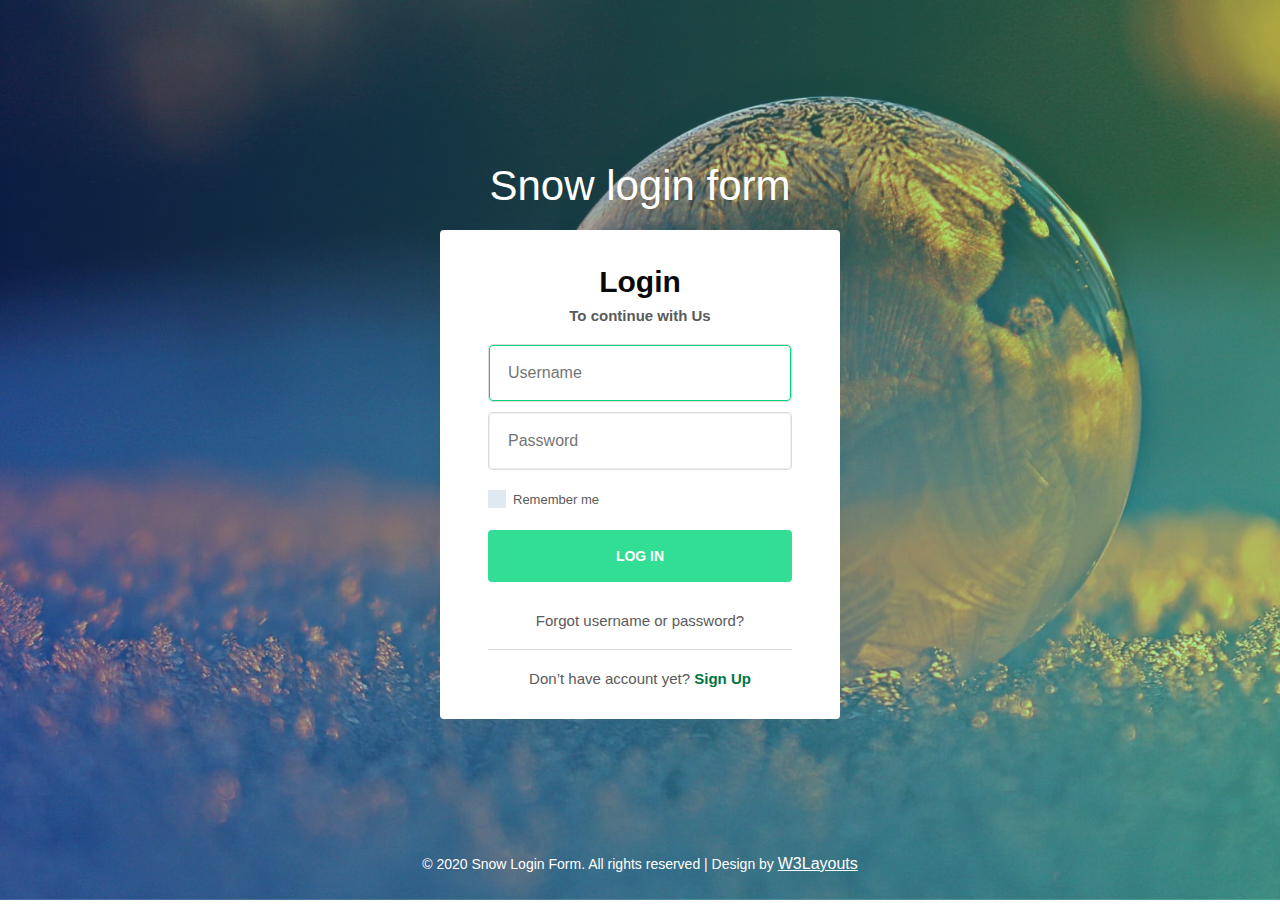
<file: AgricultureUI/wwwroot/panel/index.html>
<!--
Author: W3layouts
Author URL: http://w3layouts.com
-->
<!DOCTYPE html>
<html lang="zxx">

<head>
    <title>Snow Login form Responsive Widget Template : W3Layouts</title>

    <!-- Meta tags -->
    <meta charset="UTF-8">
    <meta name="viewport" content="width=device-width, initial-scale=1.0">
    <meta http-equiv="X-UA-Compatible" content="ie=edge">

    <!-- Style -->
    <link rel="stylesheet" href="css/style.css" type="text/css" media="all" />
</head>

<body>
    <!-- login form -->
    <section class="w3l-login">
        <div class="overlay">
            <div class="wrapper">
                <div class="logo">
                    <a class="brand-logo" href="index.html">Snow login form</a>
                </div>
                <div class="form-section">
                    <h3>Login</h3>
                    <h6>To continue with Us</h6>
                    <form action="#" method="post" class="signin-form">
                        <div class="form-input">
                            <input type="text" name="Username" placeholder="Username" required="" autofocus>
                        </div>
                        <div class="form-input">
                            <input type="password" name="password" placeholder="Password" required="">
                        </div>
                        <label class="check-remaind">
                            <input type="checkbox">
                            <span class="checkmark"></span>
                            <p class="remember">Remember me</p>
                        </label>
                        <button type="submit" class="btn btn-primary theme-button mt-4">Log in</button>
                        <div class="new-signup">
                            <a href="#reload" class="signuplink">Forgot username or password?</a>
                        </div>
                    </form>
                    <p class="signup">Don’t have account yet? <a href="#signup.html" class="signuplink">Sign Up</a></p>
                </div>
            </div>
        </div>
        <div id='stars'></div>
        <div id='stars2'></div>
        <div id='stars3'></div>

        <!-- copyright -->
        <div class="copy-right">
            <p>&copy; 2020 Snow Login Form. All rights reserved | Design by <a href="http://w3layouts.com/" target="_blank">W3Layouts</a></p>
        </div>
        <!-- //copyright -->
    </section>

    <!-- /login form -->
</body>

</html>
</file>
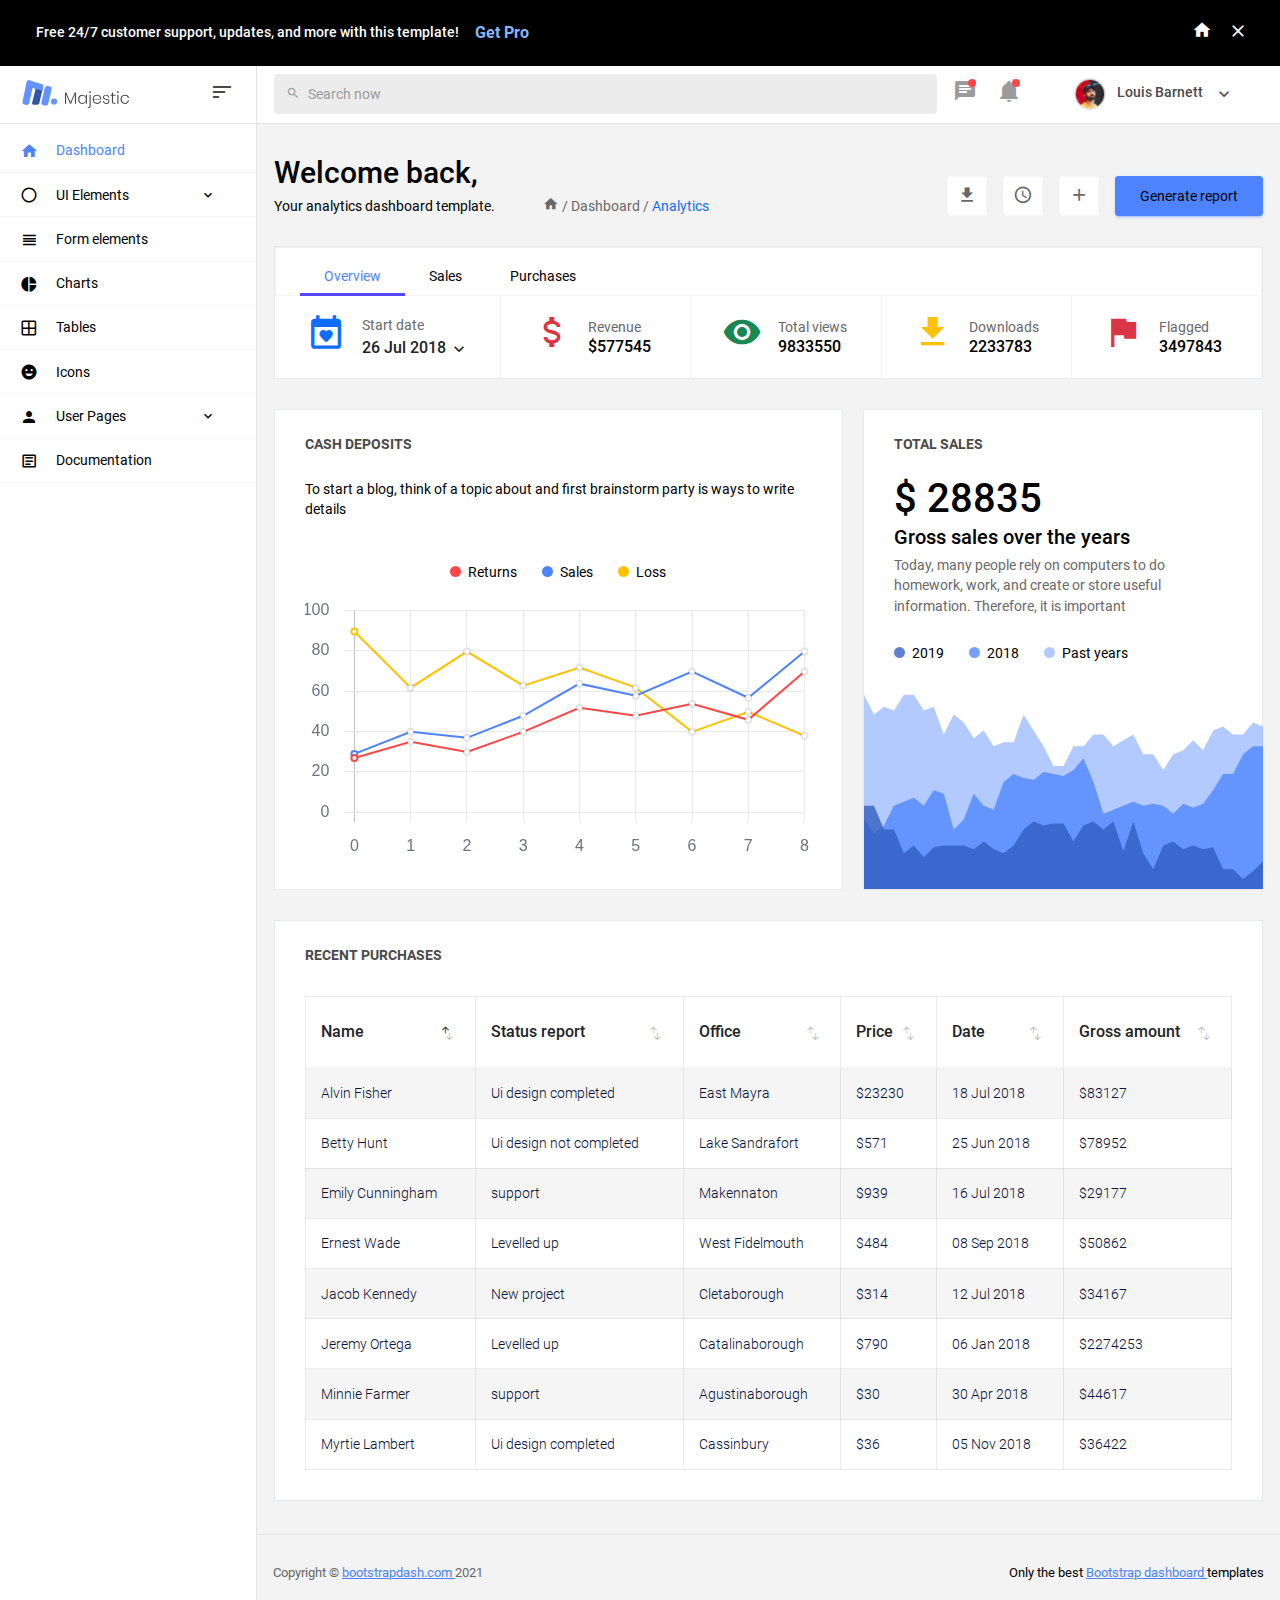
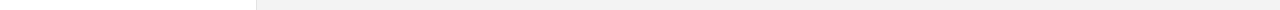
<file: AgricultureUI/wwwroot/web/template/index.html>
<!DOCTYPE html>
<html lang="en">

<head>
  <!-- Required meta tags -->
  <meta charset="utf-8">
  <meta name="viewport" content="width=device-width, initial-scale=1, shrink-to-fit=no">
  <title>Majestic Admin</title>
  <!-- plugins:css -->
  <link rel="stylesheet" href="vendors/mdi/css/materialdesignicons.min.css">
  <link rel="stylesheet" href="vendors/base/vendor.bundle.base.css">
  <!-- endinject -->
  <!-- plugin css for this page -->
  <link rel="stylesheet" href="vendors/datatables.net-bs4/dataTables.bootstrap4.css">
  <!-- End plugin css for this page -->
  <!-- inject:css -->
  <link rel="stylesheet" href="css/style.css">
  <!-- endinject -->
  <link rel="shortcut icon" href="images/favicon.png" />
</head>
<body>
  <div class="container-scroller">
    <div class="row p-0 m-0 proBanner" id="proBanner">
      <div class="col-md-12 p-0 m-0">
        <div class="card-body card-body-padding d-flex align-items-center justify-content-between">
          <div class="ps-lg-1">
            <div class="d-flex align-items-center justify-content-between">
              <p class="mb-0 font-weight-medium me-3 buy-now-text">Free 24/7 customer support, updates, and more with this template!</p>
              <a href="https://www.bootstrapdash.com/product/majestic-admin-pro/?utm_source=organic&utm_medium=banner&utm_campaign=buynow_demo" target="_blank" class="btn me-2 buy-now-btn border-0">Get Pro</a>
            </div>
          </div>
          <div class="d-flex align-items-center justify-content-between">
            <a href="https://www.bootstrapdash.com/product/majestic-admin-pro/"><i class="mdi mdi-home me-3 text-white"></i></a>
            <button id="bannerClose" class="btn border-0 p-0">
              <i class="mdi mdi-close text-white me-0"></i>
            </button>
          </div>
        </div>
      </div>
    </div>
    <!-- partial:partials/_navbar.html -->
    <nav class="navbar col-lg-12 col-12 p-0 fixed-top d-flex flex-row">
      <div class="navbar-brand-wrapper d-flex justify-content-center">
        <div class="navbar-brand-inner-wrapper d-flex justify-content-between align-items-center w-100">  
          <a class="navbar-brand brand-logo" href="index.html"><img src="images/logo.svg" alt="logo"/></a>
          <a class="navbar-brand brand-logo-mini" href="index.html"><img src="images/logo-mini.svg" alt="logo"/></a>
          <button class="navbar-toggler navbar-toggler align-self-center" type="button" data-toggle="minimize">
            <span class="mdi mdi-sort-variant"></span>
          </button>
        </div>  
      </div>
      <div class="navbar-menu-wrapper d-flex align-items-center justify-content-end">
        <ul class="navbar-nav mr-lg-4 w-100">
          <li class="nav-item nav-search d-none d-lg-block w-100">
            <div class="input-group">
              <div class="input-group-prepend">
                <span class="input-group-text" id="search">
                  <i class="mdi mdi-magnify"></i>
                </span>
              </div>
              <input type="text" class="form-control" placeholder="Search now" aria-label="search" aria-describedby="search">
            </div>
          </li>
        </ul>
        <ul class="navbar-nav navbar-nav-right">
          <li class="nav-item dropdown me-1">
            <a class="nav-link count-indicator dropdown-toggle d-flex justify-content-center align-items-center" id="messageDropdown" href="#" data-bs-toggle="dropdown">
              <i class="mdi mdi-message-text mx-0"></i>
              <span class="count"></span>
            </a>
            <div class="dropdown-menu dropdown-menu-right navbar-dropdown" aria-labelledby="messageDropdown">
              <p class="mb-0 font-weight-normal float-left dropdown-header">Messages</p>
              <a class="dropdown-item">
                <div class="item-thumbnail">
                    <img src="images/faces/face4.jpg" alt="image" class="profile-pic">
                </div>
                <div class="item-content flex-grow">
                  <h6 class="ellipsis font-weight-normal">David Grey
                  </h6>
                  <p class="font-weight-light small-text text-muted mb-0">
                    The meeting is cancelled
                  </p>
                </div>
              </a>
              <a class="dropdown-item">
                <div class="item-thumbnail">
                    <img src="images/faces/face2.jpg" alt="image" class="profile-pic">
                </div>
                <div class="item-content flex-grow">
                  <h6 class="ellipsis font-weight-normal">Tim Cook
                  </h6>
                  <p class="font-weight-light small-text text-muted mb-0">
                    New product launch
                  </p>
                </div>
              </a>
              <a class="dropdown-item">
                <div class="item-thumbnail">
                    <img src="images/faces/face3.jpg" alt="image" class="profile-pic">
                </div>
                <div class="item-content flex-grow">
                  <h6 class="ellipsis font-weight-normal"> Johnson
                  </h6>
                  <p class="font-weight-light small-text text-muted mb-0">
                    Upcoming board meeting
                  </p>
                </div>
              </a>
            </div>
          </li>
          <li class="nav-item dropdown me-4">
            <a class="nav-link count-indicator dropdown-toggle d-flex align-items-center justify-content-center notification-dropdown" id="notificationDropdown" href="#" data-bs-toggle="dropdown">
              <i class="mdi mdi-bell mx-0"></i>
              <span class="count"></span>
            </a>
            <div class="dropdown-menu dropdown-menu-right navbar-dropdown" aria-labelledby="notificationDropdown">
              <p class="mb-0 font-weight-normal float-left dropdown-header">Notifications</p>
              <a class="dropdown-item">
                <div class="item-thumbnail">
                  <div class="item-icon bg-success">
                    <i class="mdi mdi-information mx-0"></i>
                  </div>
                </div>
                <div class="item-content">
                  <h6 class="font-weight-normal">Application Error</h6>
                  <p class="font-weight-light small-text mb-0 text-muted">
                    Just now
                  </p>
                </div>
              </a>
              <a class="dropdown-item">
                <div class="item-thumbnail">
                  <div class="item-icon bg-warning">
                    <i class="mdi mdi-settings mx-0"></i>
                  </div>
                </div>
                <div class="item-content">
                  <h6 class="font-weight-normal">Settings</h6>
                  <p class="font-weight-light small-text mb-0 text-muted">
                    Private message
                  </p>
                </div>
              </a>
              <a class="dropdown-item">
                <div class="item-thumbnail">
                  <div class="item-icon bg-info">
                    <i class="mdi mdi-account-box mx-0"></i>
                  </div>
                </div>
                <div class="item-content">
                  <h6 class="font-weight-normal">New user registration</h6>
                  <p class="font-weight-light small-text mb-0 text-muted">
                    2 days ago
                  </p>
                </div>
              </a>
            </div>
          </li>
          <li class="nav-item nav-profile dropdown">
            <a class="nav-link dropdown-toggle" href="#" data-bs-toggle="dropdown" id="profileDropdown">
              <img src="images/faces/face5.jpg" alt="profile"/>
              <span class="nav-profile-name">Louis Barnett</span>
            </a>
            <div class="dropdown-menu dropdown-menu-right navbar-dropdown" aria-labelledby="profileDropdown">
              <a class="dropdown-item">
                <i class="mdi mdi-settings text-primary"></i>
                Settings
              </a>
              <a class="dropdown-item">
                <i class="mdi mdi-logout text-primary"></i>
                Logout
              </a>
            </div>
          </li>
        </ul>
        <button class="navbar-toggler navbar-toggler-right d-lg-none align-self-center" type="button" data-toggle="offcanvas">
          <span class="mdi mdi-menu"></span>
        </button>
      </div>
    </nav>
    <!-- partial -->
    <div class="container-fluid page-body-wrapper">
      <!-- partial:partials/_sidebar.html -->
      <nav class="sidebar sidebar-offcanvas" id="sidebar">
        <ul class="nav">
          <li class="nav-item">
            <a class="nav-link" href="index.html">
              <i class="mdi mdi-home menu-icon"></i>
              <span class="menu-title">Dashboard</span>
            </a>
          </li>
          <li class="nav-item">
            <a class="nav-link" data-bs-toggle="collapse" href="#ui-basic" aria-expanded="false" aria-controls="ui-basic">
              <i class="mdi mdi-circle-outline menu-icon"></i>
              <span class="menu-title">UI Elements</span>
              <i class="menu-arrow"></i>
            </a>
            <div class="collapse" id="ui-basic">
              <ul class="nav flex-column sub-menu">
                <li class="nav-item"> <a class="nav-link" href="pages/ui-features/buttons.html">Buttons</a></li>
                <li class="nav-item"> <a class="nav-link" href="pages/ui-features/typography.html">Typography</a></li>
              </ul>
            </div>
          </li>
          <li class="nav-item">
            <a class="nav-link" href="pages/forms/basic_elements.html">
              <i class="mdi mdi-view-headline menu-icon"></i>
              <span class="menu-title">Form elements</span>
            </a>
          </li>
          <li class="nav-item">
            <a class="nav-link" href="pages/charts/chartjs.html">
              <i class="mdi mdi-chart-pie menu-icon"></i>
              <span class="menu-title">Charts</span>
            </a>
          </li>
          <li class="nav-item">
            <a class="nav-link" href="pages/tables/basic-table.html">
              <i class="mdi mdi-grid-large menu-icon"></i>
              <span class="menu-title">Tables</span>
            </a>
          </li>
          <li class="nav-item">
            <a class="nav-link" href="pages/icons/mdi.html">
              <i class="mdi mdi-emoticon menu-icon"></i>
              <span class="menu-title">Icons</span>
            </a>
          </li>
          <li class="nav-item">
            <a class="nav-link" data-bs-toggle="collapse" href="#auth" aria-expanded="false" aria-controls="auth">
              <i class="mdi mdi-account menu-icon"></i>
              <span class="menu-title">User Pages</span>
              <i class="menu-arrow"></i>
            </a>
            <div class="collapse" id="auth">
              <ul class="nav flex-column sub-menu">
                <li class="nav-item"> <a class="nav-link" href="pages/samples/login.html"> Login </a></li>
                <li class="nav-item"> <a class="nav-link" href="pages/samples/login-2.html"> Login 2 </a></li>
                <li class="nav-item"> <a class="nav-link" href="pages/samples/register.html"> Register </a></li>
                <li class="nav-item"> <a class="nav-link" href="pages/samples/register-2.html"> Register 2 </a></li>
                <li class="nav-item"> <a class="nav-link" href="pages/samples/lock-screen.html"> Lockscreen </a></li>
              </ul>
            </div>
          </li>
          <li class="nav-item">
            <a class="nav-link" href="documentation/documentation.html">
              <i class="mdi mdi-file-document-box-outline menu-icon"></i>
              <span class="menu-title">Documentation</span>
            </a>
          </li>
        </ul>
      </nav>
      <!-- partial -->
      <div class="main-panel">
        <div class="content-wrapper">
          
          <div class="row">
            <div class="col-md-12 grid-margin">
              <div class="d-flex justify-content-between flex-wrap">
                <div class="d-flex align-items-end flex-wrap">
                  <div class="me-md-3 me-xl-5">
                    <h2>Welcome back,</h2>
                    <p class="mb-md-0">Your analytics dashboard template.</p>
                  </div>
                  <div class="d-flex">
                    <i class="mdi mdi-home text-muted hover-cursor"></i>
                    <p class="text-muted mb-0 hover-cursor">&nbsp;/&nbsp;Dashboard&nbsp;/&nbsp;</p>
                    <p class="text-primary mb-0 hover-cursor">Analytics</p>
                  </div>
                </div>
                <div class="d-flex justify-content-between align-items-end flex-wrap">
                  <button type="button" class="btn btn-light bg-white btn-icon me-3 d-none d-md-block ">
                    <i class="mdi mdi-download text-muted"></i>
                  </button>
                  <button type="button" class="btn btn-light bg-white btn-icon me-3 mt-2 mt-xl-0">
                    <i class="mdi mdi-clock-outline text-muted"></i>
                  </button>
                  <button type="button" class="btn btn-light bg-white btn-icon me-3 mt-2 mt-xl-0">
                    <i class="mdi mdi-plus text-muted"></i>
                  </button>
                  <button class="btn btn-primary mt-2 mt-xl-0">Generate report</button>
                </div>
              </div>
            </div>
          </div>
          <div class="row">
            <div class="col-md-12 grid-margin stretch-card">
              <div class="card">
                <div class="card-body dashboard-tabs p-0">
                  <ul class="nav nav-tabs px-4" role="tablist">
                    <li class="nav-item">
                      <a class="nav-link active" id="overview-tab" data-bs-toggle="tab" href="#overview" role="tab" aria-controls="overview" aria-selected="true">Overview</a>
                    </li>
                    <li class="nav-item">
                      <a class="nav-link" id="sales-tab" data-bs-toggle="tab" href="#sales" role="tab" aria-controls="sales" aria-selected="false">Sales</a>
                    </li>
                    <li class="nav-item">
                      <a class="nav-link" id="purchases-tab" data-bs-toggle="tab" href="#purchases" role="tab" aria-controls="purchases" aria-selected="false">Purchases</a>
                    </li>
                  </ul>
                  <div class="tab-content py-0 px-0">
                    <div class="tab-pane fade show active" id="overview" role="tabpanel" aria-labelledby="overview-tab">
                      <div class="d-flex flex-wrap justify-content-xl-between">
                        <div class="d-none d-xl-flex border-md-right flex-grow-1 align-items-center justify-content-center p-3 item">
                          <i class="mdi mdi-calendar-heart icon-lg me-3 text-primary"></i>
                          <div class="d-flex flex-column justify-content-around">
                            <small class="mb-1 text-muted">Start date</small>
                            <div class="dropdown">
                              <a class="btn btn-secondary dropdown-toggle p-0 bg-transparent border-0 text-dark shadow-none font-weight-medium" href="#" role="button" id="dropdownMenuLinkA" data-bs-toggle="dropdown" aria-haspopup="true" aria-expanded="false">
                                <h5 class="mb-0 d-inline-block">26 Jul 2018</h5>
                              </a>
                              <div class="dropdown-menu" aria-labelledby="dropdownMenuLinkA">
                                <a class="dropdown-item" href="#">12 Aug 2018</a>
                                <a class="dropdown-item" href="#">22 Sep 2018</a>
                                <a class="dropdown-item" href="#">21 Oct 2018</a>
                              </div>
                            </div>
                          </div>
                        </div>
                        <div class="d-flex border-md-right flex-grow-1 align-items-center justify-content-center p-3 item">
                          <i class="mdi mdi-currency-usd me-3 icon-lg text-danger"></i>
                          <div class="d-flex flex-column justify-content-around">
                            <small class="mb-1 text-muted">Revenue</small>
                            <h5 class="me-2 mb-0">$577545</h5>
                          </div>
                        </div>
                        <div class="d-flex border-md-right flex-grow-1 align-items-center justify-content-center p-3 item">
                          <i class="mdi mdi-eye me-3 icon-lg text-success"></i>
                          <div class="d-flex flex-column justify-content-around">
                            <small class="mb-1 text-muted">Total views</small>
                            <h5 class="me-2 mb-0">9833550</h5>
                          </div>
                        </div>
                        <div class="d-flex border-md-right flex-grow-1 align-items-center justify-content-center p-3 item">
                          <i class="mdi mdi-download me-3 icon-lg text-warning"></i>
                          <div class="d-flex flex-column justify-content-around">
                            <small class="mb-1 text-muted">Downloads</small>
                            <h5 class="me-2 mb-0">2233783</h5>
                          </div>
                        </div>
                        <div class="d-flex py-3 border-md-right flex-grow-1 align-items-center justify-content-center p-3 item">
                          <i class="mdi mdi-flag me-3 icon-lg text-danger"></i>
                          <div class="d-flex flex-column justify-content-around">
                            <small class="mb-1 text-muted">Flagged</small>
                            <h5 class="me-2 mb-0">3497843</h5>
                          </div>
                        </div>
                      </div>
                    </div>
                    <div class="tab-pane fade" id="sales" role="tabpanel" aria-labelledby="sales-tab">
                      <div class="d-flex flex-wrap justify-content-xl-between">
                        <div class="d-none d-xl-flex border-md-right flex-grow-1 align-items-center justify-content-center p-3 item">
                          <i class="mdi mdi-calendar-heart icon-lg me-3 text-primary"></i>
                          <div class="d-flex flex-column justify-content-around">
                            <small class="mb-1 text-muted">Start date</small>
                            <div class="dropdown">
                              <a class="btn btn-secondary dropdown-toggle p-0 bg-transparent border-0 text-dark shadow-none font-weight-medium" href="#" role="button" id="dropdownMenuLinkA" data-bs-toggle="dropdown" aria-haspopup="true" aria-expanded="false">
                                <h5 class="mb-0 d-inline-block">26 Jul 2018</h5>
                              </a>
                              <div class="dropdown-menu" aria-labelledby="dropdownMenuLinkA">
                                <a class="dropdown-item" href="#">12 Aug 2018</a>
                                <a class="dropdown-item" href="#">22 Sep 2018</a>
                                <a class="dropdown-item" href="#">21 Oct 2018</a>
                              </div>
                            </div>
                          </div>
                        </div>
                        <div class="d-flex border-md-right flex-grow-1 align-items-center justify-content-center p-3 item">
                          <i class="mdi mdi-download me-3 icon-lg text-warning"></i>
                          <div class="d-flex flex-column justify-content-around">
                            <small class="mb-1 text-muted">Downloads</small>
                            <h5 class="me-2 mb-0">2233783</h5>
                          </div>
                        </div>
                        <div class="d-flex border-md-right flex-grow-1 align-items-center justify-content-center p-3 item">
                          <i class="mdi mdi-eye me-3 icon-lg text-success"></i>
                          <div class="d-flex flex-column justify-content-around">
                            <small class="mb-1 text-muted">Total views</small>
                            <h5 class="me-2 mb-0">9833550</h5>
                          </div>
                        </div>
                        <div class="d-flex border-md-right flex-grow-1 align-items-center justify-content-center p-3 item">
                          <i class="mdi mdi-currency-usd me-3 icon-lg text-danger"></i>
                          <div class="d-flex flex-column justify-content-around">
                            <small class="mb-1 text-muted">Revenue</small>
                            <h5 class="me-2 mb-0">$577545</h5>
                          </div>
                        </div>
                        <div class="d-flex py-3 border-md-right flex-grow-1 align-items-center justify-content-center p-3 item">
                          <i class="mdi mdi-flag me-3 icon-lg text-danger"></i>
                          <div class="d-flex flex-column justify-content-around">
                            <small class="mb-1 text-muted">Flagged</small>
                            <h5 class="me-2 mb-0">3497843</h5>
                          </div>
                        </div>
                      </div>
                    </div>
                    <div class="tab-pane fade" id="purchases" role="tabpanel" aria-labelledby="purchases-tab">
                      <div class="d-flex flex-wrap justify-content-xl-between">
                        <div class="d-none d-xl-flex border-md-right flex-grow-1 align-items-center justify-content-center p-3 item">
                          <i class="mdi mdi-calendar-heart icon-lg me-3 text-primary"></i>
                          <div class="d-flex flex-column justify-content-around">
                            <small class="mb-1 text-muted">Start date</small>
                            <div class="dropdown">
                              <a class="btn btn-secondary dropdown-toggle p-0 bg-transparent border-0 text-dark shadow-none font-weight-medium" href="#" role="button" id="dropdownMenuLinkA" data-bs-toggle="dropdown" aria-haspopup="true" aria-expanded="false">
                                <h5 class="mb-0 d-inline-block">26 Jul 2018</h5>
                              </a>
                              <div class="dropdown-menu" aria-labelledby="dropdownMenuLinkA">
                                <a class="dropdown-item" href="#">12 Aug 2018</a>
                                <a class="dropdown-item" href="#">22 Sep 2018</a>
                                <a class="dropdown-item" href="#">21 Oct 2018</a>
                              </div>
                            </div>
                          </div>
                        </div>
                        <div class="d-flex border-md-right flex-grow-1 align-items-center justify-content-center p-3 item">
                          <i class="mdi mdi-currency-usd me-3 icon-lg text-danger"></i>
                          <div class="d-flex flex-column justify-content-around">
                            <small class="mb-1 text-muted">Revenue</small>
                            <h5 class="me-2 mb-0">$577545</h5>
                          </div>
                        </div>
                        <div class="d-flex border-md-right flex-grow-1 align-items-center justify-content-center p-3 item">
                          <i class="mdi mdi-eye me-3 icon-lg text-success"></i>
                          <div class="d-flex flex-column justify-content-around">
                            <small class="mb-1 text-muted">Total views</small>
                            <h5 class="me-2 mb-0">9833550</h5>
                          </div>
                        </div>
                        <div class="d-flex border-md-right flex-grow-1 align-items-center justify-content-center p-3 item">
                          <i class="mdi mdi-download me-3 icon-lg text-warning"></i>
                          <div class="d-flex flex-column justify-content-around">
                            <small class="mb-1 text-muted">Downloads</small>
                            <h5 class="me-2 mb-0">2233783</h5>
                          </div>
                        </div>
                        <div class="d-flex py-3 border-md-right flex-grow-1 align-items-center justify-content-center p-3 item">
                          <i class="mdi mdi-flag me-3 icon-lg text-danger"></i>
                          <div class="d-flex flex-column justify-content-around">
                            <small class="mb-1 text-muted">Flagged</small>
                            <h5 class="me-2 mb-0">3497843</h5>
                          </div>
                        </div>
                      </div>
                    </div>
                  </div>
                </div>
              </div>
            </div>
          </div>
          <div class="row">
            <div class="col-md-7 grid-margin stretch-card">
              <div class="card">
                <div class="card-body">
                  <p class="card-title">Cash deposits</p>
                  <p class="mb-4">To start a blog, think of a topic about and first brainstorm party is ways to write details</p>
                  <div id="cash-deposits-chart-legend" class="d-flex justify-content-center pt-3"></div>
                  <canvas id="cash-deposits-chart"></canvas>
                </div>
              </div>
            </div>
            <div class="col-md-5 grid-margin stretch-card">
              <div class="card">
                <div class="card-body">
                  <p class="card-title">Total sales</p>
                  <h1>$ 28835</h1>
                  <h4>Gross sales over the years</h4>
                  <p class="text-muted">Today, many people rely on computers to do homework, work, and create or store useful information. Therefore, it is important </p>
                  <div id="total-sales-chart-legend"></div>                  
                </div>
                <canvas id="total-sales-chart"></canvas>
              </div>
            </div>
          </div>
          <div class="row">
            <div class="col-md-12 stretch-card">
              <div class="card">
                <div class="card-body">
                  <p class="card-title">Recent Purchases</p>
                  <div class="table-responsive">
                    <table id="recent-purchases-listing" class="table">
                      <thead>
                        <tr>
                            <th>Name</th>
                            <th>Status report</th>
                            <th>Office</th>
                            <th>Price</th>
                            <th>Date</th>
                            <th>Gross amount</th>
                        </tr>
                      </thead>
                      <tbody>
                        <tr>
                            <td>Jeremy Ortega</td>
                            <td>Levelled up</td>
                            <td>Catalinaborough</td>
                            <td>$790</td>
                            <td>06 Jan 2018</td>
                            <td>$2274253</td>
                        </tr>
                        <tr>
                            <td>Alvin Fisher</td>
                            <td>Ui design completed</td>
                            <td>East Mayra</td>
                            <td>$23230</td>
                            <td>18 Jul 2018</td>
                            <td>$83127</td>
                        </tr>
                        <tr>
                            <td>Emily Cunningham</td>
                            <td>support</td>
                            <td>Makennaton</td>
                            <td>$939</td>
                            <td>16 Jul 2018</td>
                            <td>$29177</td>
                        </tr>
                        <tr>
                            <td>Minnie Farmer</td>
                            <td>support</td>
                            <td>Agustinaborough</td>
                            <td>$30</td>
                            <td>30 Apr 2018</td>
                            <td>$44617</td>
                        </tr>
                        <tr>
                            <td>Betty Hunt</td>
                            <td>Ui design not completed</td>
                            <td>Lake Sandrafort</td>
                            <td>$571</td>
                            <td>25 Jun 2018</td>
                            <td>$78952</td>
                        </tr>
                        <tr>
                            <td>Myrtie Lambert</td>
                            <td>Ui design completed</td>
                            <td>Cassinbury</td>
                            <td>$36</td>
                            <td>05 Nov 2018</td>
                            <td>$36422</td>
                        </tr>
                        <tr>
                            <td>Jacob Kennedy</td>
                            <td>New project</td>
                            <td>Cletaborough</td>
                            <td>$314</td>
                            <td>12 Jul 2018</td>
                            <td>$34167</td>
                        </tr>
                        <tr>
                            <td>Ernest Wade</td>
                            <td>Levelled up</td>
                            <td>West Fidelmouth</td>
                            <td>$484</td>
                            <td>08 Sep 2018</td>
                            <td>$50862</td>
                        </tr>
                      </tbody>
                    </table>
                  </div>
                </div>
              </div>
            </div>
          </div>
        </div>
        <!-- content-wrapper ends -->
        <!-- partial:partials/_footer.html -->
        <footer class="footer">
        <div class="d-sm-flex justify-content-center justify-content-sm-between">
          <span class="text-muted text-center text-sm-left d-block d-sm-inline-block">Copyright © <a href="https://www.bootstrapdash.com/" target="_blank">bootstrapdash.com </a>2021</span>
          <span class="float-none float-sm-right d-block mt-1 mt-sm-0 text-center">Only the best <a href="https://www.bootstrapdash.com/" target="_blank"> Bootstrap dashboard  </a> templates</span>
        </div>
        </footer>
        <!-- partial -->
      </div>
      <!-- main-panel ends -->
    </div>
    <!-- page-body-wrapper ends -->
  </div>
  <!-- container-scroller -->

  <!-- plugins:js -->
  <script src="vendors/base/vendor.bundle.base.js"></script>
  <!-- endinject -->
  <!-- Plugin js for this page-->
  <script src="vendors/chart.js/Chart.min.js"></script>
  <script src="vendors/datatables.net/jquery.dataTables.js"></script>
  <script src="vendors/datatables.net-bs4/dataTables.bootstrap4.js"></script>
  <!-- End plugin js for this page-->
  <!-- inject:js -->
  <script src="js/off-canvas.js"></script>
  <script src="js/hoverable-collapse.js"></script>
  <script src="js/template.js"></script>
  <!-- endinject -->
  <!-- Custom js for this page-->
  <script src="js/dashboard.js"></script>
  <script src="js/data-table.js"></script>
  <script src="js/jquery.dataTables.js"></script>
  <script src="js/dataTables.bootstrap4.js"></script>
  <!-- End custom js for this page-->

  <script src="js/jquery.cookie.js" type="text/javascript"></script>
</body>

</html>
</file>
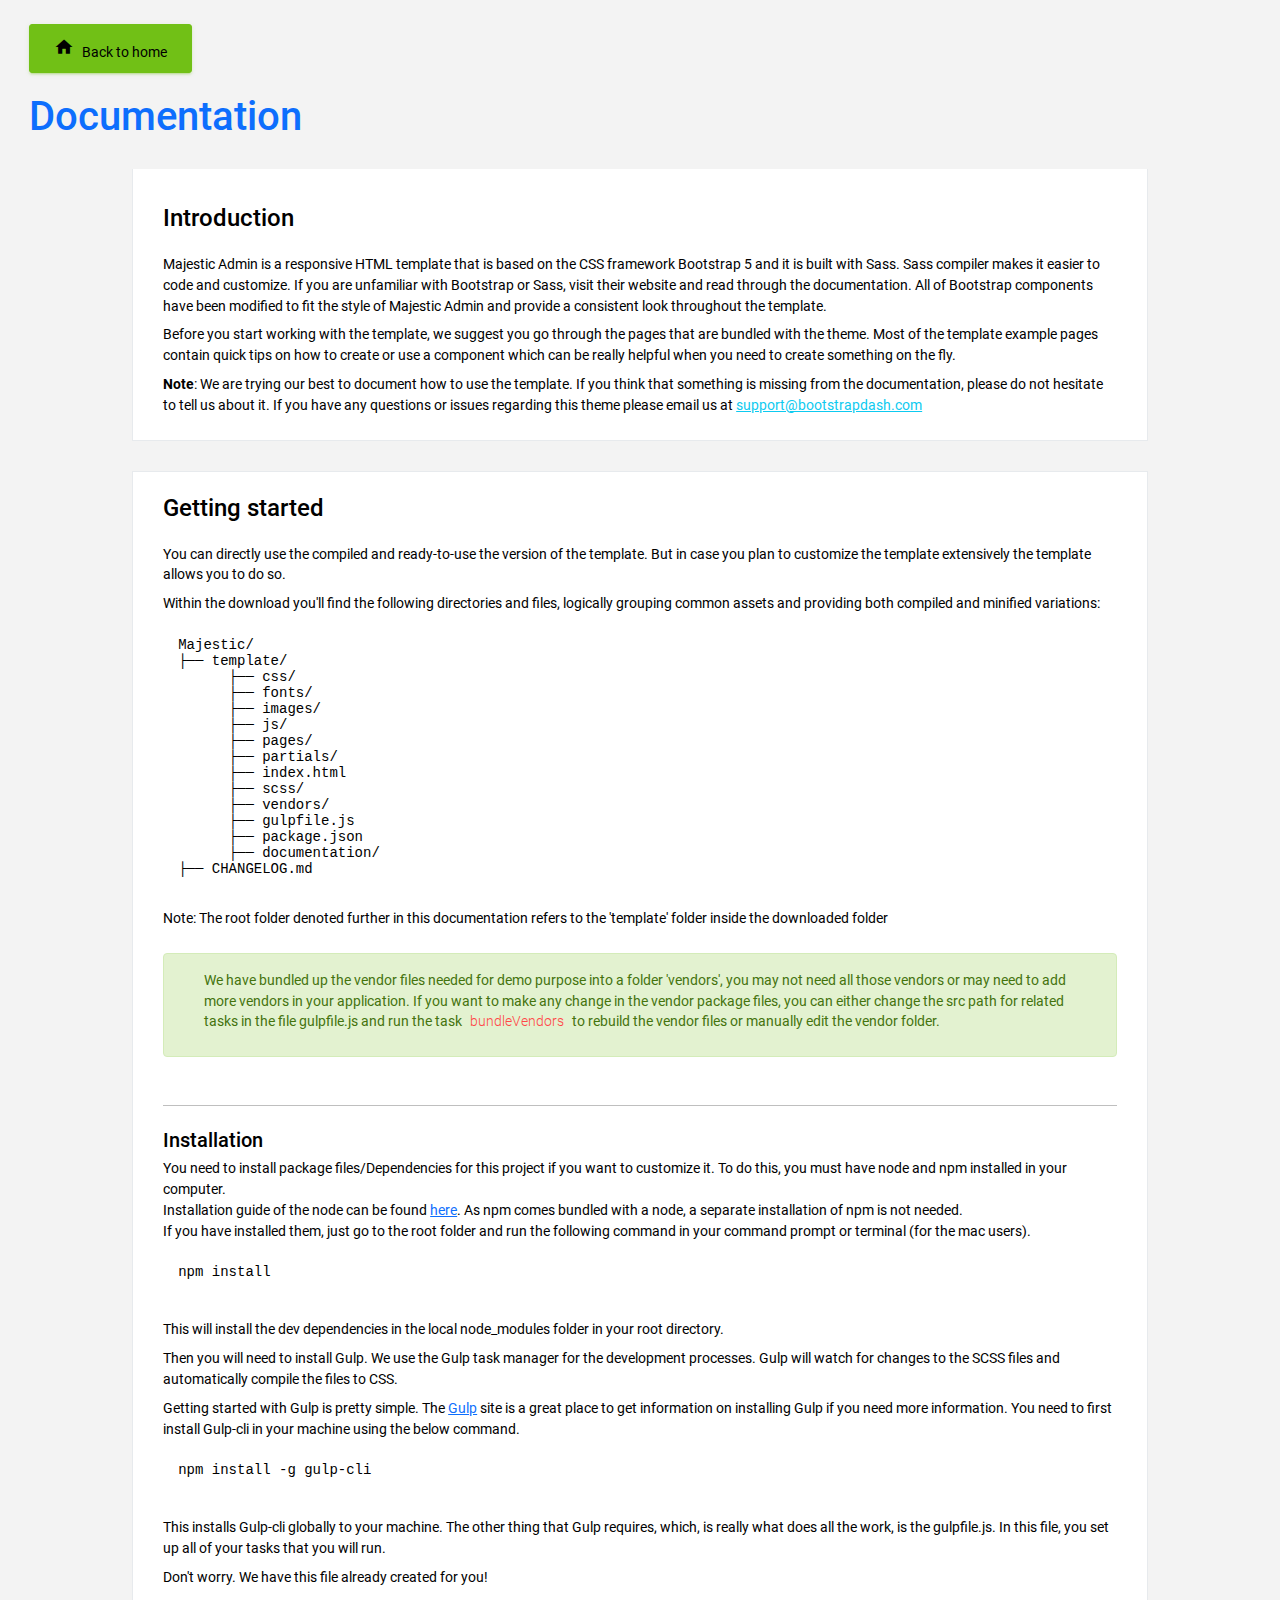
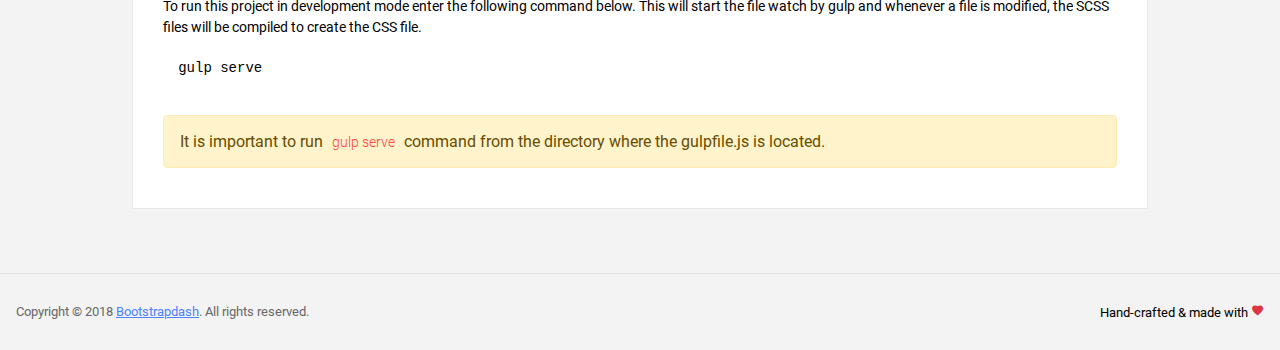
<file: AgricultureUI/wwwroot/web/template/documentation/documentation.html>
<!DOCTYPE html>
<html lang="en">

<head>
  <!-- Required meta tags -->
  <meta charset="utf-8">
  <meta name="viewport" content="width=device-width, initial-scale=1, shrink-to-fit=no">
  <title>Majestic Admin Dashboard</title>
  <!-- plugins:css -->
  <link rel="stylesheet" href="../vendors/mdi/css/materialdesignicons.min.css">
  <link rel="stylesheet" href="../vendors/base/vendor.bundle.base.css">
  <!-- endinject -->
  <!-- plugin css for this page -->
  <!-- End plugin css for this page -->
  <!-- inject:css -->
  <link rel="stylesheet" href="../css/style.css">
  <!-- endinject -->
  <link rel="shortcut icon" href="../images/favicon.png" />
</head>

<body>
  <div class="container-scroller">
    <div class="container-fluid page-body-wrapper full-page-wrapper">
      <div class="main-panel w-100  documentation">
        <div class="content-wrapper">
          <div class="container-fluid">
            <div class="row">
              <div class="col-12 doc-header">
                <a class="btn btn-success" href="../index.html"><i class="mdi mdi-home me-2"></i>Back to home</a>
                <h1 class="text-primary mt-4">Documentation</h1>
              </div>
            </div>
            <div class="row doc-content">
              <div class="col-12 col-md-10 offset-md-1">
                <div class="col-12 grid-margin" id="doc-intro">
                    <div class="card">
                        <div class="card-body">
                            <h3 class="mb-4 mt-4">Introduction</h3>
                            <p>Majestic Admin is a responsive HTML template that is based on the CSS framework Bootstrap 5 and it is built with Sass. Sass compiler makes it easier to code and customize. If you are unfamiliar with Bootstrap or Sass, visit their
                                website and read through the documentation. All of Bootstrap components have been modified to fit the style of Majestic Admin and provide a consistent look throughout the template.</p>
                            <p>Before you start working with the template, we suggest you go through the pages that are bundled with the theme. Most of the template example pages contain quick tips on how to create or use a component which can
                                be really helpful when you need to create something on the fly.</p>
                            <p class="d-inline"><strong>Note</strong>: We are trying our best to document how to use the template. If you think that something is missing from the documentation, please do not hesitate to tell us about it. If you have any questions or issues regarding this theme please email us at <a class="d-inline text-info" href="mailto:support@bootstrapdash.com">support@bootstrapdash.com</a></p>
                        </div>
                    </div>
                </div>
                <div class="col-12 grid-margin" id="doc-started">
                    <div class="card">
                        <div class="card-body">
                            <h3 class="mb-4">Getting started</h3>
                            <p>You can directly use the compiled and ready-to-use the version of the template. But in case you plan to customize the template extensively the template allows you to do so.</p>
                            <p>Within the download you'll find the following directories and files, logically grouping common assets and providing both compiled and minified variations:</p>
                            <pre>
Majestic/
├── template/
      ├── css/
      ├── fonts/
      ├── images/
      ├── js/
      ├── pages/
      ├── partials/
      ├── index.html
      ├── scss/
      ├── vendors/
      ├── gulpfile.js
      ├── package.json                           
      ├── documentation/
├── CHANGELOG.md</pre>
                            <p class="mt-1">Note: The root folder denoted further in this documentation refers to the 'template' folder inside the downloaded folder</p>
                            <div class="alert alert-success mt-4 d-flex align-items-center" role="alert">
                              <i class="ti-info-alt me-4"></i>
                              <p>We have bundled up the vendor files needed for demo purpose into a folder 'vendors', you may not need all those vendors or may need to add more vendors in your application. If you want to make any change in the vendor package files, you can either change the src path for related tasks in the file gulpfile.js and run the task <code> bundleVendors </code>  to rebuild the vendor files or manually edit the vendor folder.</p>
                            </div>
                            <hr class="mt-5">
                            <h4 class="mt-4">Installation</h4>
                            <p class="mb-0">
                              You need to install package files/Dependencies for this project if you want to customize it. To do this, you must have <span class="font-weight-bold">node and npm</span> installed in your computer.
                            </p>
                            <p class="mb-0">Installation guide of the node can be found <a href="https://nodejs.org/en/">here</a>. As npm comes bundled with a node, a separate installation of npm is not needed.</p>
                            <p>
                                If you have installed them, just go to the root folder and run the following command in your command prompt or terminal (for the mac users).
                            </p>
                            <pre class="shell-mode">
npm install</pre>
                            <p class="mt-4">
                              This will install the dev dependencies in the local <span class="font-weight-bold">node_modules</span> folder in your root directory.
                            </p>
                            <p class="mt-2">
                              Then you will need to install <span class="font-weight-bold">Gulp</span>. We use the Gulp task manager for the development processes. Gulp will watch for changes to the SCSS files and automatically compile the files to CSS.
                            </p>
                            <p>Getting started with Gulp is pretty simple. The <a href="https://gulpjs.com/" target="_blank">Gulp</a> site is a great place to get information on installing Gulp if you need more information. You need to first install Gulp-cli in your machine using the below command.</p>
                            <pre class="shell-mode">
npm install -g gulp-cli</pre>
                            <p class="mt-4">This installs Gulp-cli globally to your machine. The other thing that Gulp requires, which, is really what does all the work, is the gulpfile.js. In this file, you set up all of your tasks that you will run.</p>
                            <p>Don't worry. We have this file already created for you!</p>
                            <p>To run this project in development mode enter the following command below. This will start the file watch by gulp and whenever a file is modified, the SCSS files will be compiled to create the CSS file.</p>
<pre class="shell-mode">
gulp serve</pre>           
                            <div class="alert alert-warning mt-4" role="alert">
                              <i class="ti-info-alt-outline"></i>It is important to run <code>gulp serve</code> command from the directory where the gulpfile.js is located.
                            </div>
                        </div>
                    </div>
                </div>
              </div>
            </div>
          </div>
        </div>
        <!-- partial:../partials/_footer.html -->

        <footer class="footer">
          <div class="d-sm-flex justify-content-center justify-content-sm-between">
            <span class="text-muted text-center text-sm-left d-block d-sm-inline-block">Copyright © 2018 <a href="https://www.bootstrapdash.com/" target="_blank">Bootstrapdash</a>. All rights reserved.</span>
            <span class="float-none float-sm-right d-block mt-1 mt-sm-0 text-center">Hand-crafted & made with <i class="mdi mdi-heart text-danger"></i></span>
          </div>
        </footer>

        <!-- partial -->
      </div>
    </div>
  </div>
<!-- plugins:js -->
<script src="../vendors/base/vendor.bundle.base.js"></script>
<!-- endinject -->
<!-- inject:js -->
<script src="../js/off-canvas.js"></script>
<script src="../js/hoverable-collapse.js"></script>
<script src="../js/template.js"></script>
<!-- endinject -->
<!-- Custom js for this page-->
<script src="../js/documentation.js"></script> 
<!-- End custom js for this page-->
</body>

</html>
</file>
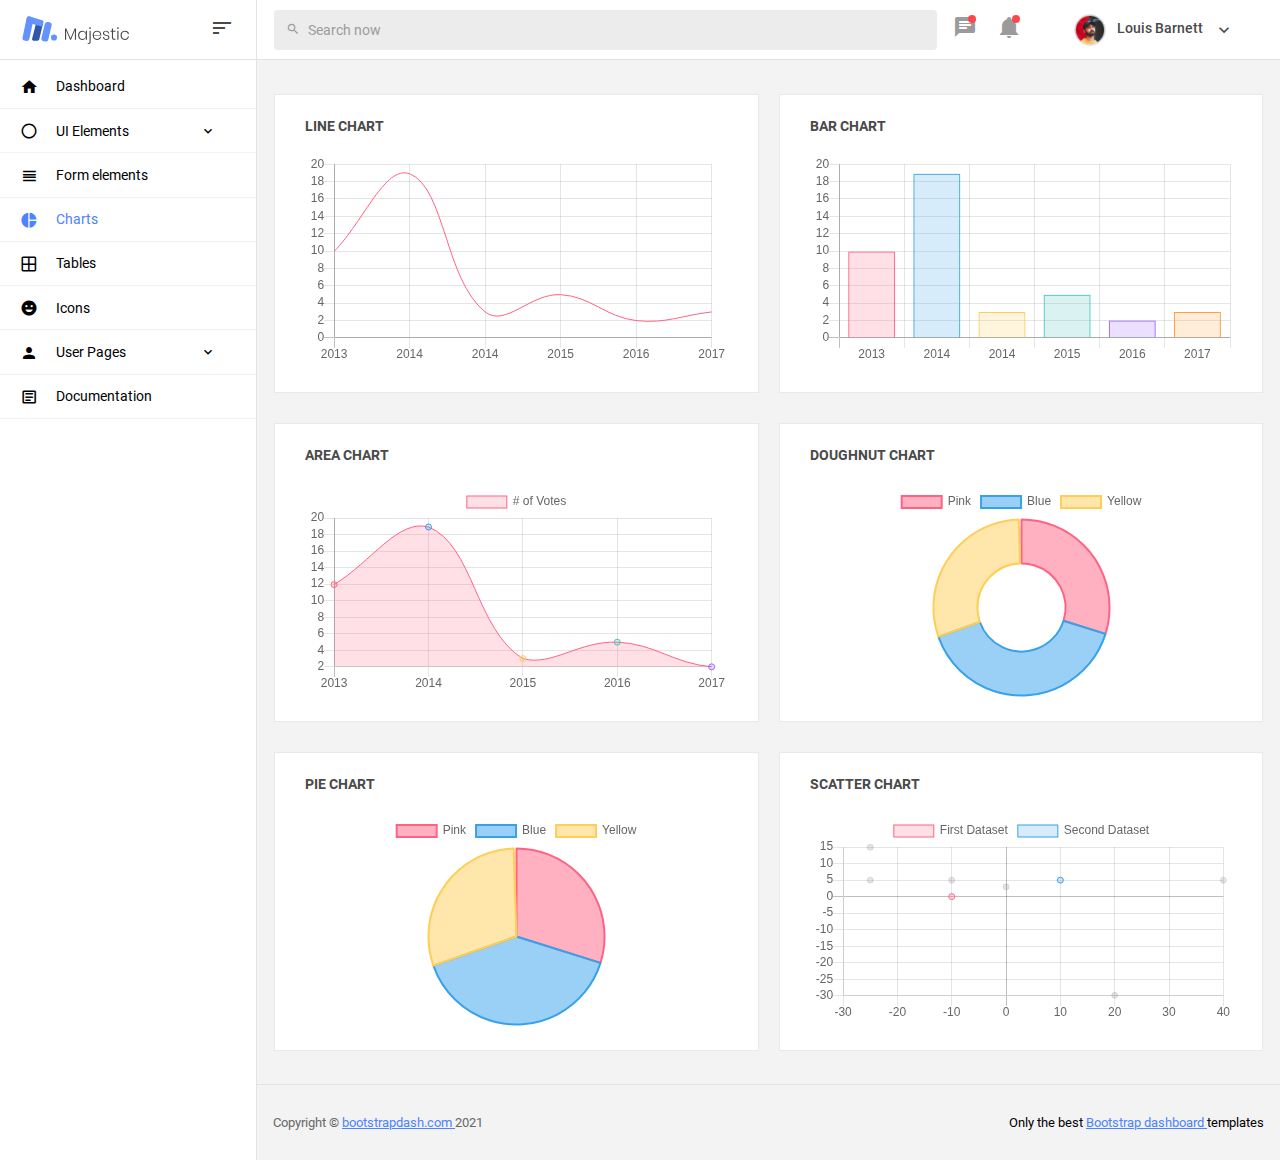
<file: AgricultureUI/wwwroot/web/template/pages/charts/chartjs.html>
<!DOCTYPE html>
<html lang="en">

<head>
  <!-- Required meta tags -->
  <meta charset="utf-8">
  <meta name="viewport" content="width=device-width, initial-scale=1, shrink-to-fit=no">
  <title>Majestic Admin</title>
  <!-- plugins:css -->
  <link rel="stylesheet" href="../../vendors/mdi/css/materialdesignicons.min.css">
  <link rel="stylesheet" href="../../vendors/base/vendor.bundle.base.css">
  <!-- endinject -->
  <!-- inject:css -->
  <link rel="stylesheet" href="../../css/style.css">
  <!-- endinject -->
  <link rel="shortcut icon" href="../../images/favicon.png" />
</head>

<body>
  <div class="container-scroller">
    <!-- partial:../../partials/_navbar.html -->
    <nav class="navbar col-lg-12 col-12 p-0 fixed-top d-flex flex-row">
      <div class="navbar-brand-wrapper d-flex justify-content-center">
        <div class="navbar-brand-inner-wrapper d-flex justify-content-between align-items-center w-100">  
          <a class="navbar-brand brand-logo" href="../../index.html"><img src="../../images/logo.svg" alt="logo"/></a>
          <a class="navbar-brand brand-logo-mini" href="../../index.html"><img src="../../images/logo-mini.svg" alt="logo"/></a>
          <button class="navbar-toggler navbar-toggler align-self-center" type="button" data-toggle="minimize">
            <span class="mdi mdi-sort-variant"></span>
          </button>
        </div>  
      </div>
      <div class="navbar-menu-wrapper d-flex align-items-center justify-content-end">
        <ul class="navbar-nav mr-lg-4 w-100">
          <li class="nav-item nav-search d-none d-lg-block w-100">
            <div class="input-group">
              <div class="input-group-prepend">
                <span class="input-group-text" id="search">
                  <i class="mdi mdi-magnify"></i>
                </span>
              </div>
              <input type="text" class="form-control" placeholder="Search now" aria-label="search" aria-describedby="search">
            </div>
          </li>
        </ul>
        <ul class="navbar-nav navbar-nav-right">
          <li class="nav-item dropdown me-1">
            <a class="nav-link count-indicator dropdown-toggle d-flex justify-content-center align-items-center" id="messageDropdown" href="#" data-bs-toggle="dropdown">
              <i class="mdi mdi-message-text mx-0"></i>
              <span class="count"></span>
            </a>
            <div class="dropdown-menu dropdown-menu-right navbar-dropdown" aria-labelledby="messageDropdown">
              <p class="mb-0 font-weight-normal float-left dropdown-header">Messages</p>
              <a class="dropdown-item">
                <div class="item-thumbnail">
                    <img src="../../images/faces/face4.jpg" alt="image" class="profile-pic">
                </div>
                <div class="item-content flex-grow">
                  <h6 class="ellipsis font-weight-normal">David Grey
                  </h6>
                  <p class="font-weight-light small-text text-muted mb-0">
                    The meeting is cancelled
                  </p>
                </div>
              </a>
              <a class="dropdown-item">
                <div class="item-thumbnail">
                    <img src="../../images/faces/face2.jpg" alt="image" class="profile-pic">
                </div>
                <div class="item-content flex-grow">
                  <h6 class="ellipsis font-weight-normal">Tim Cook
                  </h6>
                  <p class="font-weight-light small-text text-muted mb-0">
                    New product launch
                  </p>
                </div>
              </a>
              <a class="dropdown-item">
                <div class="item-thumbnail">
                    <img src="../../images/faces/face3.jpg" alt="image" class="profile-pic">
                </div>
                <div class="item-content flex-grow">
                  <h6 class="ellipsis font-weight-normal"> Johnson
                  </h6>
                  <p class="font-weight-light small-text text-muted mb-0">
                    Upcoming board meeting
                  </p>
                </div>
              </a>
            </div>
          </li>
          <li class="nav-item dropdown me-4">
            <a class="nav-link count-indicator dropdown-toggle d-flex align-items-center justify-content-center notification-dropdown" id="notificationDropdown" href="#" data-bs-toggle="dropdown">
              <i class="mdi mdi-bell mx-0"></i>
              <span class="count"></span>
            </a>
            <div class="dropdown-menu dropdown-menu-right navbar-dropdown" aria-labelledby="notificationDropdown">
              <p class="mb-0 font-weight-normal float-left dropdown-header">Notifications</p>
              <a class="dropdown-item">
                <div class="item-thumbnail">
                  <div class="item-icon bg-success">
                    <i class="mdi mdi-information mx-0"></i>
                  </div>
                </div>
                <div class="item-content">
                  <h6 class="font-weight-normal">Application Error</h6>
                  <p class="font-weight-light small-text mb-0 text-muted">
                    Just now
                  </p>
                </div>
              </a>
              <a class="dropdown-item">
                <div class="item-thumbnail">
                  <div class="item-icon bg-warning">
                    <i class="mdi mdi-settings mx-0"></i>
                  </div>
                </div>
                <div class="item-content">
                  <h6 class="font-weight-normal">Settings</h6>
                  <p class="font-weight-light small-text mb-0 text-muted">
                    Private message
                  </p>
                </div>
              </a>
              <a class="dropdown-item">
                <div class="item-thumbnail">
                  <div class="item-icon bg-info">
                    <i class="mdi mdi-account-box mx-0"></i>
                  </div>
                </div>
                <div class="item-content">
                  <h6 class="font-weight-normal">New user registration</h6>
                  <p class="font-weight-light small-text mb-0 text-muted">
                    2 days ago
                  </p>
                </div>
              </a>
            </div>
          </li>
          <li class="nav-item nav-profile dropdown">
            <a class="nav-link dropdown-toggle" href="#" data-bs-toggle="dropdown" id="profileDropdown">
              <img src="../../images/faces/face5.jpg" alt="profile"/>
              <span class="nav-profile-name">Louis Barnett</span>
            </a>
            <div class="dropdown-menu dropdown-menu-right navbar-dropdown" aria-labelledby="profileDropdown">
              <a class="dropdown-item">
                <i class="mdi mdi-settings text-primary"></i>
                Settings
              </a>
              <a class="dropdown-item">
                <i class="mdi mdi-logout text-primary"></i>
                Logout
              </a>
            </div>
          </li>
        </ul>
        <button class="navbar-toggler navbar-toggler-right d-lg-none align-self-center" type="button" data-toggle="offcanvas">
          <span class="mdi mdi-menu"></span>
        </button>
      </div>
    </nav>
    <!-- partial -->
    <div class="container-fluid page-body-wrapper">
      <!-- partial:../../partials/_sidebar.html -->
      <nav class="sidebar sidebar-offcanvas" id="sidebar">
        <ul class="nav">
          <li class="nav-item">
            <a class="nav-link" href="../../index.html">
              <i class="mdi mdi-home menu-icon"></i>
              <span class="menu-title">Dashboard</span>
            </a>
          </li>
          <li class="nav-item">
            <a class="nav-link" data-bs-toggle="collapse" href="#ui-basic" aria-expanded="false" aria-controls="ui-basic">
              <i class="mdi mdi-circle-outline menu-icon"></i>
              <span class="menu-title">UI Elements</span>
              <i class="menu-arrow"></i>
            </a>
            <div class="collapse" id="ui-basic">
              <ul class="nav flex-column sub-menu">
                <li class="nav-item"> <a class="nav-link" href="../../pages/ui-features/buttons.html">Buttons</a></li>
                <li class="nav-item"> <a class="nav-link" href="../../pages/ui-features/typography.html">Typography</a></li>
              </ul>
            </div>
          </li>
          <li class="nav-item">
            <a class="nav-link" href="../../pages/forms/basic_elements.html">
              <i class="mdi mdi-view-headline menu-icon"></i>
              <span class="menu-title">Form elements</span>
            </a>
          </li>
          <li class="nav-item">
            <a class="nav-link" href="../../pages/charts/chartjs.html">
              <i class="mdi mdi-chart-pie menu-icon"></i>
              <span class="menu-title">Charts</span>
            </a>
          </li>
          <li class="nav-item">
            <a class="nav-link" href="../../pages/tables/basic-table.html">
              <i class="mdi mdi-grid-large menu-icon"></i>
              <span class="menu-title">Tables</span>
            </a>
          </li>
          <li class="nav-item">
            <a class="nav-link" href="../../pages/icons/mdi.html">
              <i class="mdi mdi-emoticon menu-icon"></i>
              <span class="menu-title">Icons</span>
            </a>
          </li>
          <li class="nav-item">
            <a class="nav-link" data-bs-toggle="collapse" href="#auth" aria-expanded="false" aria-controls="auth">
              <i class="mdi mdi-account menu-icon"></i>
              <span class="menu-title">User Pages</span>
              <i class="menu-arrow"></i>
            </a>
            <div class="collapse" id="auth">
              <ul class="nav flex-column sub-menu">
                <li class="nav-item"> <a class="nav-link" href="../../pages/samples/login.html"> Login </a></li>
                <li class="nav-item"> <a class="nav-link" href="../../pages/samples/login-2.html"> Login 2 </a></li>
                <li class="nav-item"> <a class="nav-link" href="../../pages/samples/register.html"> Register </a></li>
                <li class="nav-item"> <a class="nav-link" href="../../pages/samples/register-2.html"> Register 2 </a></li>
                <li class="nav-item"> <a class="nav-link" href="../../pages/samples/lock-screen.html"> Lockscreen </a></li>
              </ul>
            </div>
          </li>
          <li class="nav-item">
            <a class="nav-link" href="../../documentation/documentation.html">
              <i class="mdi mdi-file-document-box-outline menu-icon"></i>
              <span class="menu-title">Documentation</span>
            </a>
          </li>
        </ul>
      </nav>
      <!-- partial -->
      <div class="main-panel">
        <div class="content-wrapper">
          <div class="row">
            <div class="col-lg-6 grid-margin stretch-card">
              <div class="card">
                <div class="card-body">
                  <h4 class="card-title">Line chart</h4>
                  <canvas id="lineChart"></canvas>
                </div>
              </div>
            </div>
            <div class="col-lg-6 grid-margin stretch-card">
              <div class="card">
                <div class="card-body">
                  <h4 class="card-title">Bar chart</h4>
                  <canvas id="barChart"></canvas>
                </div>
              </div>
            </div>
          </div>
          <div class="row">
            <div class="col-lg-6 grid-margin stretch-card">
              <div class="card">
                <div class="card-body">
                  <h4 class="card-title">Area chart</h4>
                  <canvas id="areaChart"></canvas>
                </div>
              </div>
            </div>
            <div class="col-lg-6 grid-margin stretch-card">
              <div class="card">
                <div class="card-body">
                  <h4 class="card-title">Doughnut chart</h4>
                  <canvas id="doughnutChart"></canvas>
                </div>
              </div>
            </div>
          </div>
          <div class="row">
            <div class="col-lg-6 grid-margin grid-margin-lg-0 stretch-card">
              <div class="card">
                <div class="card-body">
                  <h4 class="card-title">Pie chart</h4>
                  <canvas id="pieChart"></canvas>
                </div>
              </div>
            </div>
            <div class="col-lg-6 grid-margin grid-margin-lg-0 stretch-card">
              <div class="card">
                <div class="card-body">
                  <h4 class="card-title">Scatter chart</h4>
                  <canvas id="scatterChart"></canvas>
                </div>
              </div>
            </div>
          </div>
        </div>
        <!-- content-wrapper ends -->
        <!-- partial:../../partials/_footer.html -->
        <footer class="footer">
        <div class="d-sm-flex justify-content-center justify-content-sm-between">
          <span class="text-muted text-center text-sm-left d-block d-sm-inline-block">Copyright © <a href="https://www.bootstrapdash.com/" target="_blank">bootstrapdash.com </a>2021</span>
          <span class="float-none float-sm-right d-block mt-1 mt-sm-0 text-center">Only the best <a href="https://www.bootstrapdash.com/" target="_blank"> Bootstrap dashboard  </a> templates</span>
        </div>
        </footer>
        <!-- partial -->
      </div>
      <!-- main-panel ends -->
    </div>
    <!-- page-body-wrapper ends -->
  </div>
  <!-- container-scroller -->
  <!-- plugins:js -->
  <script src="../../vendors/base/vendor.bundle.base.js"></script>
  <!-- endinject -->
    <!-- Plugin js for this page-->
    <script src="../../vendors/chart.js/Chart.min.js"></script>
    <!-- End plugin js for this page-->
  <!-- inject:js -->
  <script src="../../js/off-canvas.js"></script>
  <script src="../../js/hoverable-collapse.js"></script>
  <script src="../../js/template.js"></script>
  <!-- endinject -->
  <!-- Custom js for this page-->
  <script src="../../js/chart.js"></script>
  <!-- End custom js for this page-->
</body>

</html>
</file>
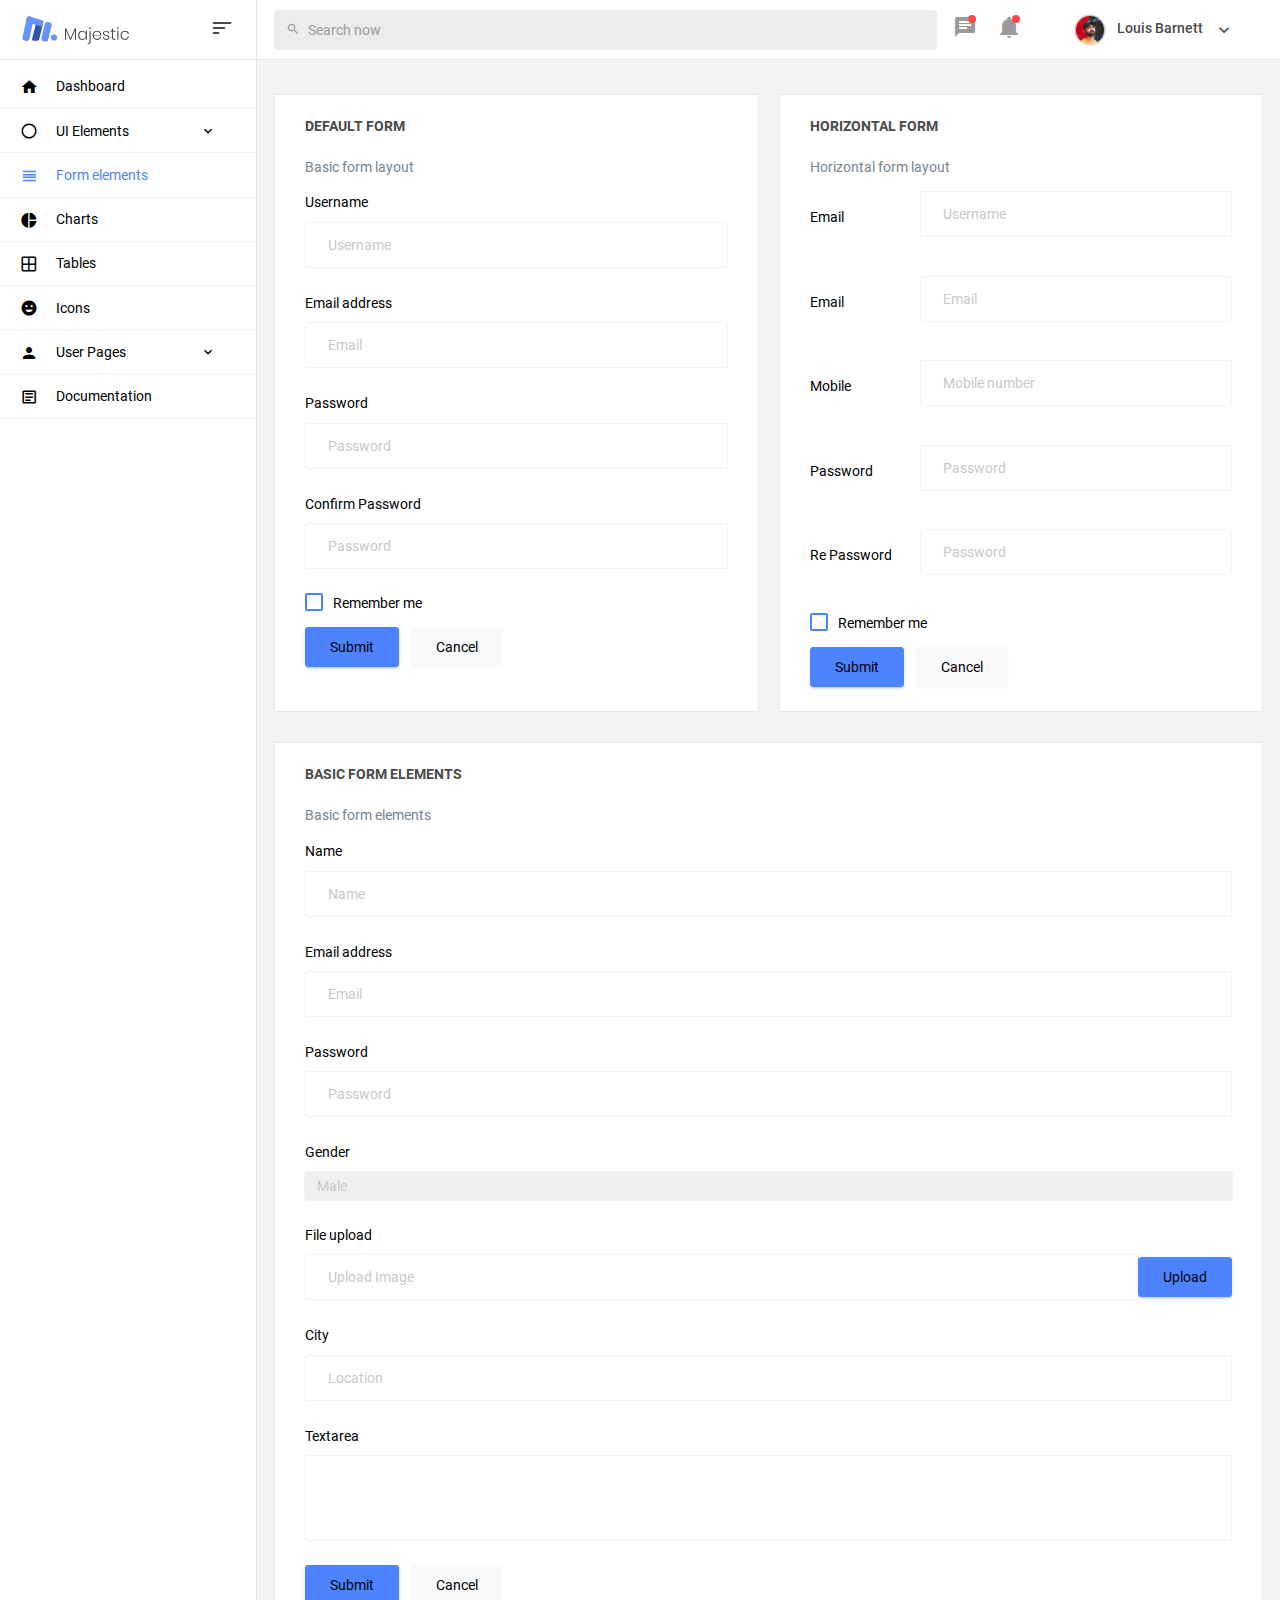
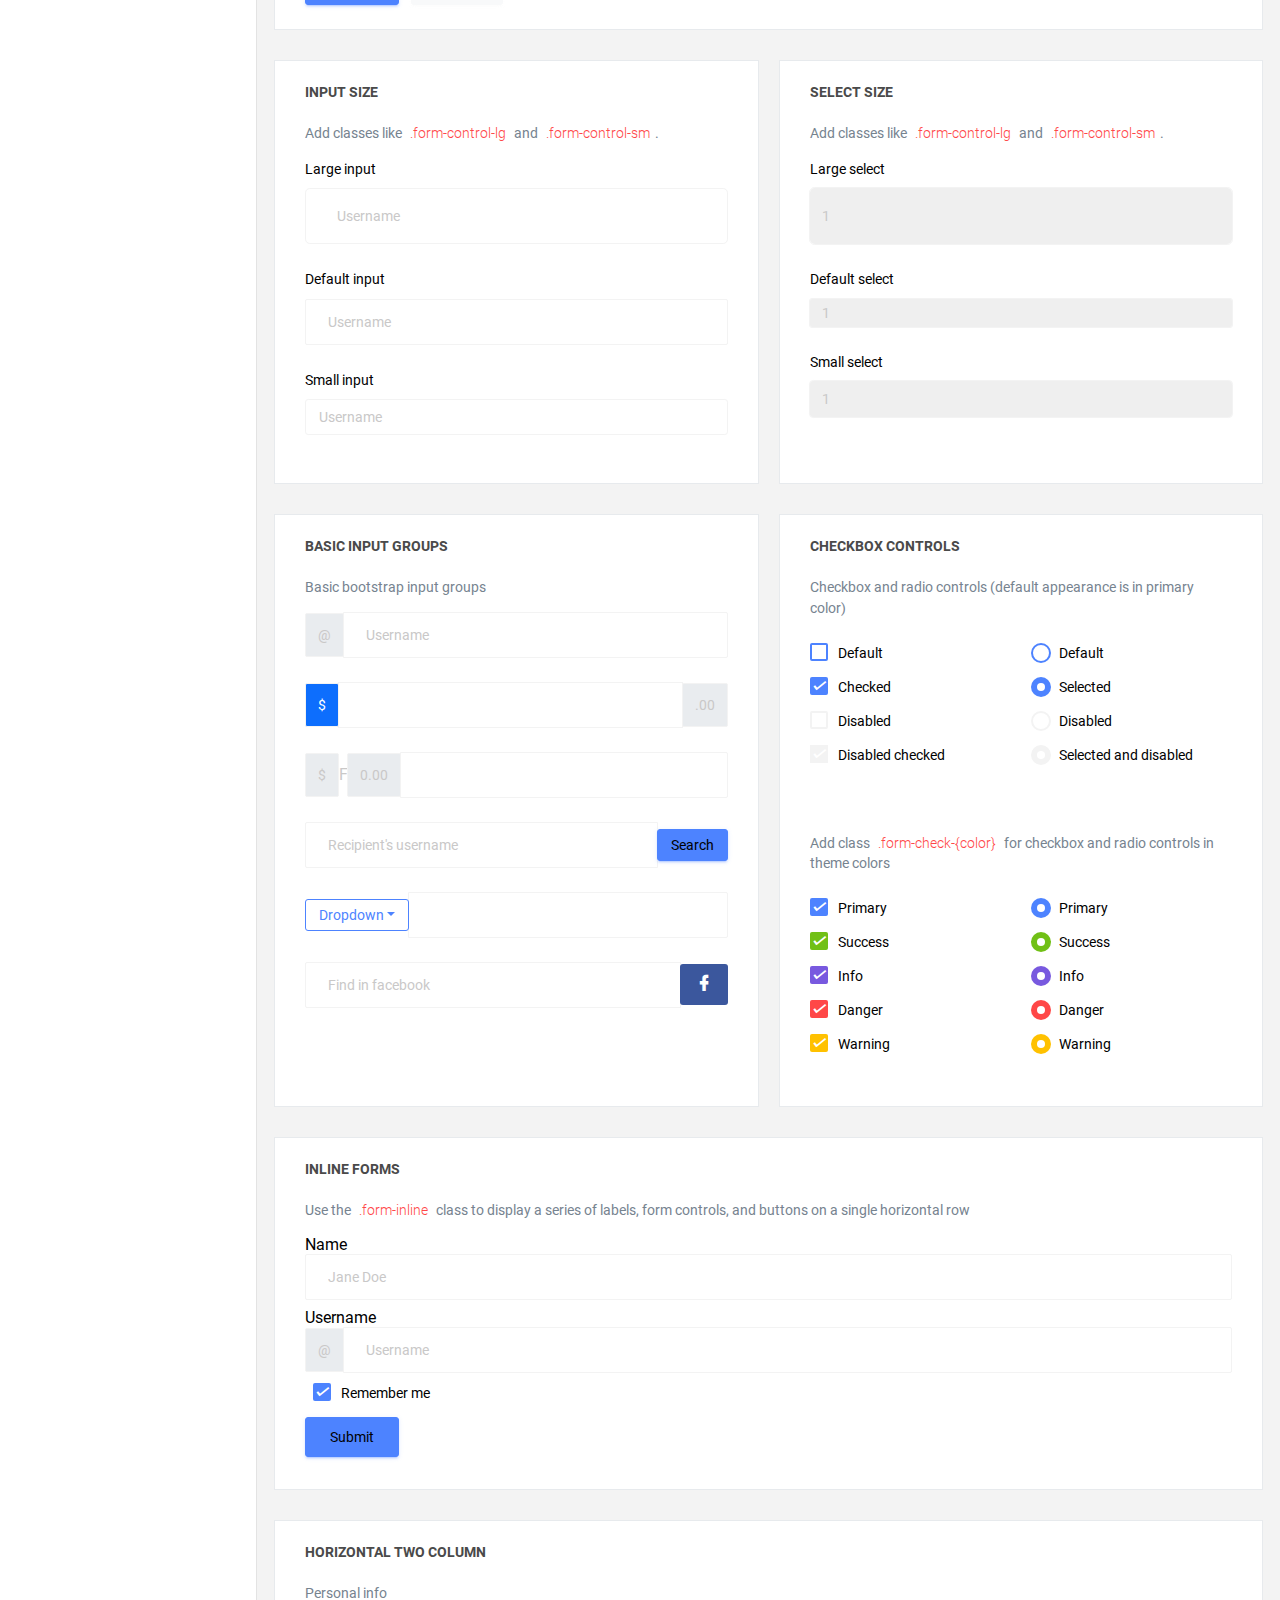
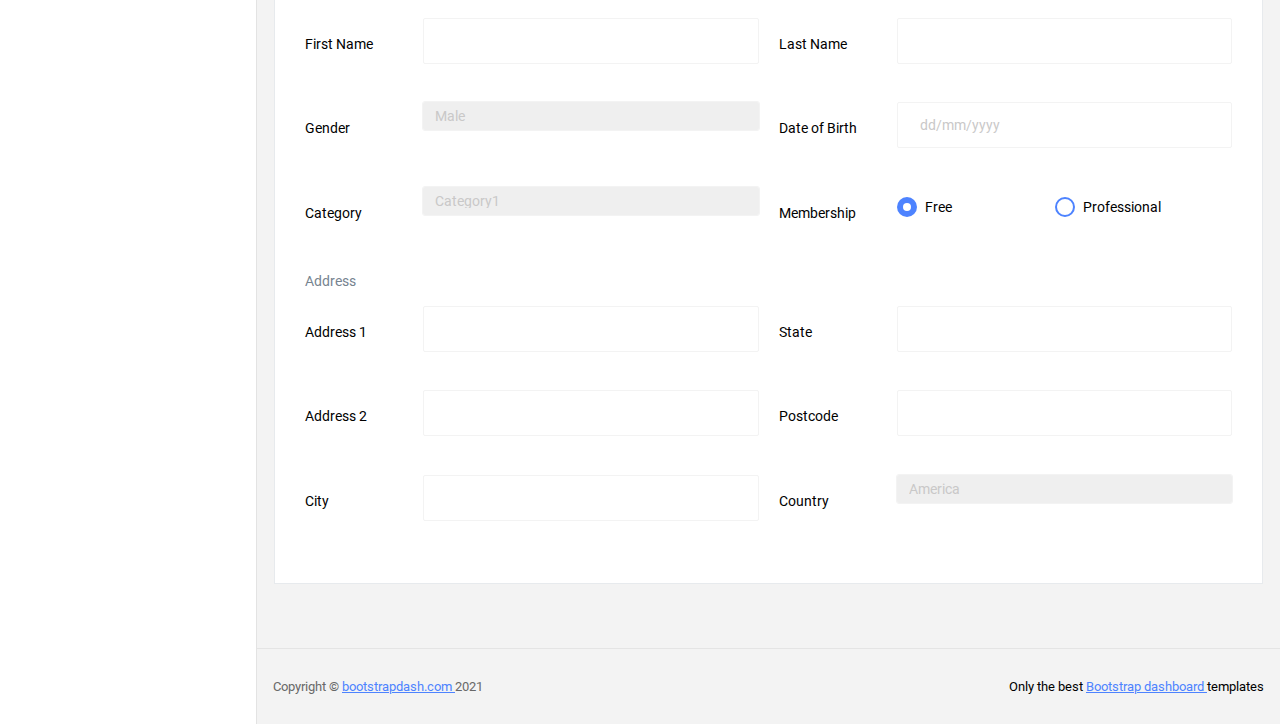
<file: AgricultureUI/wwwroot/web/template/pages/forms/basic_elements.html>
<!DOCTYPE html>
<html lang="en">

<head>
  <!-- Required meta tags -->
  <meta charset="utf-8">
  <meta name="viewport" content="width=device-width, initial-scale=1, shrink-to-fit=no">
  <title>Majestic Admin</title>
  <!-- plugins:css -->
  <link rel="stylesheet" href="../../vendors/mdi/css/materialdesignicons.min.css">
  <link rel="stylesheet" href="../../vendors/base/vendor.bundle.base.css">
  <!-- endinject -->
  <!-- plugin css for this page -->
  <!-- End plugin css for this page -->
  <!-- inject:css -->
  <link rel="stylesheet" href="../../css/style.css">
  <!-- endinject -->
  <link rel="shortcut icon" href="../../images/favicon.png" />
</head>

<body>
  <div class="container-scroller">
    <!-- partial:../../partials/_navbar.html -->
    <nav class="navbar col-lg-12 col-12 p-0 fixed-top d-flex flex-row">
      <div class="navbar-brand-wrapper d-flex justify-content-center">
        <div class="navbar-brand-inner-wrapper d-flex justify-content-between align-items-center w-100">  
          <a class="navbar-brand brand-logo" href="../../index.html"><img src="../../images/logo.svg" alt="logo"/></a>
          <a class="navbar-brand brand-logo-mini" href="../../index.html"><img src="../../images/logo-mini.svg" alt="logo"/></a>
          <button class="navbar-toggler navbar-toggler align-self-center" type="button" data-toggle="minimize">
            <span class="mdi mdi-sort-variant"></span>
          </button>
        </div>  
      </div>
      <div class="navbar-menu-wrapper d-flex align-items-center justify-content-end">
        <ul class="navbar-nav mr-lg-4 w-100">
          <li class="nav-item nav-search d-none d-lg-block w-100">
            <div class="input-group">
              <div class="input-group-prepend">
                <span class="input-group-text" id="search">
                  <i class="mdi mdi-magnify"></i>
                </span>
              </div>
              <input type="text" class="form-control" placeholder="Search now" aria-label="search" aria-describedby="search">
            </div>
          </li>
        </ul>
        <ul class="navbar-nav navbar-nav-right">
          <li class="nav-item dropdown me-1">
            <a class="nav-link count-indicator dropdown-toggle d-flex justify-content-center align-items-center" id="messageDropdown" href="#" data-bs-toggle="dropdown">
              <i class="mdi mdi-message-text mx-0"></i>
              <span class="count"></span>
            </a>
            <div class="dropdown-menu dropdown-menu-right navbar-dropdown" aria-labelledby="messageDropdown">
              <p class="mb-0 font-weight-normal float-left dropdown-header">Messages</p>
              <a class="dropdown-item">
                <div class="item-thumbnail">
                    <img src="../../images/faces/face4.jpg" alt="image" class="profile-pic">
                </div>
                <div class="item-content flex-grow">
                  <h6 class="ellipsis font-weight-normal">David Grey
                  </h6>
                  <p class="font-weight-light small-text text-muted mb-0">
                    The meeting is cancelled
                  </p>
                </div>
              </a>
              <a class="dropdown-item">
                <div class="item-thumbnail">
                    <img src="../../images/faces/face2.jpg" alt="image" class="profile-pic">
                </div>
                <div class="item-content flex-grow">
                  <h6 class="ellipsis font-weight-normal">Tim Cook
                  </h6>
                  <p class="font-weight-light small-text text-muted mb-0">
                    New product launch
                  </p>
                </div>
              </a>
              <a class="dropdown-item">
                <div class="item-thumbnail">
                    <img src="../../images/faces/face3.jpg" alt="image" class="profile-pic">
                </div>
                <div class="item-content flex-grow">
                  <h6 class="ellipsis font-weight-normal"> Johnson
                  </h6>
                  <p class="font-weight-light small-text text-muted mb-0">
                    Upcoming board meeting
                  </p>
                </div>
              </a>
            </div>
          </li>
          <li class="nav-item dropdown me-4">
            <a class="nav-link count-indicator dropdown-toggle d-flex align-items-center justify-content-center notification-dropdown" id="notificationDropdown" href="#" data-bs-toggle="dropdown">
              <i class="mdi mdi-bell mx-0"></i>
              <span class="count"></span>
            </a>
            <div class="dropdown-menu dropdown-menu-right navbar-dropdown" aria-labelledby="notificationDropdown">
              <p class="mb-0 font-weight-normal float-left dropdown-header">Notifications</p>
              <a class="dropdown-item">
                <div class="item-thumbnail">
                  <div class="item-icon bg-success">
                    <i class="mdi mdi-information mx-0"></i>
                  </div>
                </div>
                <div class="item-content">
                  <h6 class="font-weight-normal">Application Error</h6>
                  <p class="font-weight-light small-text mb-0 text-muted">
                    Just now
                  </p>
                </div>
              </a>
              <a class="dropdown-item">
                <div class="item-thumbnail">
                  <div class="item-icon bg-warning">
                    <i class="mdi mdi-settings mx-0"></i>
                  </div>
                </div>
                <div class="item-content">
                  <h6 class="font-weight-normal">Settings</h6>
                  <p class="font-weight-light small-text mb-0 text-muted">
                    Private message
                  </p>
                </div>
              </a>
              <a class="dropdown-item">
                <div class="item-thumbnail">
                  <div class="item-icon bg-info">
                    <i class="mdi mdi-account-box mx-0"></i>
                  </div>
                </div>
                <div class="item-content">
                  <h6 class="font-weight-normal">New user registration</h6>
                  <p class="font-weight-light small-text mb-0 text-muted">
                    2 days ago
                  </p>
                </div>
              </a>
            </div>
          </li>
          <li class="nav-item nav-profile dropdown">
            <a class="nav-link dropdown-toggle" href="#" data-bs-toggle="dropdown" id="profileDropdown">
              <img src="../../images/faces/face5.jpg" alt="profile"/>
              <span class="nav-profile-name">Louis Barnett</span>
            </a>
            <div class="dropdown-menu dropdown-menu-right navbar-dropdown" aria-labelledby="profileDropdown">
              <a class="dropdown-item">
                <i class="mdi mdi-settings text-primary"></i>
                Settings
              </a>
              <a class="dropdown-item">
                <i class="mdi mdi-logout text-primary"></i>
                Logout
              </a>
            </div>
          </li>
        </ul>
        <button class="navbar-toggler navbar-toggler-right d-lg-none align-self-center" type="button" data-toggle="offcanvas">
          <span class="mdi mdi-menu"></span>
        </button>
      </div>
    </nav>
    <!-- partial -->
    <div class="container-fluid page-body-wrapper">
      <!-- partial:../../partials/_sidebar.html -->
      <nav class="sidebar sidebar-offcanvas" id="sidebar">
        <ul class="nav">
          <li class="nav-item">
            <a class="nav-link" href="../../index.html">
              <i class="mdi mdi-home menu-icon"></i>
              <span class="menu-title">Dashboard</span>
            </a>
          </li>
          <li class="nav-item">
            <a class="nav-link" data-bs-toggle="collapse" href="#ui-basic" aria-expanded="false" aria-controls="ui-basic">
              <i class="mdi mdi-circle-outline menu-icon"></i>
              <span class="menu-title">UI Elements</span>
              <i class="menu-arrow"></i>
            </a>
            <div class="collapse" id="ui-basic">
              <ul class="nav flex-column sub-menu">
                <li class="nav-item"> <a class="nav-link" href="../../pages/ui-features/buttons.html">Buttons</a></li>
                <li class="nav-item"> <a class="nav-link" href="../../pages/ui-features/typography.html">Typography</a></li>
              </ul>
            </div>
          </li>
          <li class="nav-item">
            <a class="nav-link" href="../../pages/forms/basic_elements.html">
              <i class="mdi mdi-view-headline menu-icon"></i>
              <span class="menu-title">Form elements</span>
            </a>
          </li>
          <li class="nav-item">
            <a class="nav-link" href="../../pages/charts/chartjs.html">
              <i class="mdi mdi-chart-pie menu-icon"></i>
              <span class="menu-title">Charts</span>
            </a>
          </li>
          <li class="nav-item">
            <a class="nav-link" href="../../pages/tables/basic-table.html">
              <i class="mdi mdi-grid-large menu-icon"></i>
              <span class="menu-title">Tables</span>
            </a>
          </li>
          <li class="nav-item">
            <a class="nav-link" href="../../pages/icons/mdi.html">
              <i class="mdi mdi-emoticon menu-icon"></i>
              <span class="menu-title">Icons</span>
            </a>
          </li>
          <li class="nav-item">
            <a class="nav-link" data-bs-toggle="collapse" href="#auth" aria-expanded="false" aria-controls="auth">
              <i class="mdi mdi-account menu-icon"></i>
              <span class="menu-title">User Pages</span>
              <i class="menu-arrow"></i>
            </a>
            <div class="collapse" id="auth">
              <ul class="nav flex-column sub-menu">
                <li class="nav-item"> <a class="nav-link" href="../../pages/samples/login.html"> Login </a></li>
                <li class="nav-item"> <a class="nav-link" href="../../pages/samples/login-2.html"> Login 2 </a></li>
                <li class="nav-item"> <a class="nav-link" href="../../pages/samples/register.html"> Register </a></li>
                <li class="nav-item"> <a class="nav-link" href="../../pages/samples/register-2.html"> Register 2 </a></li>
                <li class="nav-item"> <a class="nav-link" href="../../pages/samples/lock-screen.html"> Lockscreen </a></li>
              </ul>
            </div>
          </li>
          <li class="nav-item">
            <a class="nav-link" href="../../documentation/documentation.html">
              <i class="mdi mdi-file-document-box-outline menu-icon"></i>
              <span class="menu-title">Documentation</span>
            </a>
          </li>
        </ul>
      </nav>
      <!-- partial -->
      <div class="main-panel">        
        <div class="content-wrapper">
          <div class="row">
            <div class="col-md-6 grid-margin stretch-card">
              <div class="card">
                <div class="card-body">
                  <h4 class="card-title">Default form</h4>
                  <p class="card-description">
                    Basic form layout
                  </p>
                  <form class="forms-sample">
                    <div class="form-group">
                      <label for="exampleInputUsername1">Username</label>
                      <input type="text" class="form-control" id="exampleInputUsername1" placeholder="Username">
                    </div>
                    <div class="form-group">
                      <label for="exampleInputEmail1">Email address</label>
                      <input type="email" class="form-control" id="exampleInputEmail1" placeholder="Email">
                    </div>
                    <div class="form-group">
                      <label for="exampleInputPassword1">Password</label>
                      <input type="password" class="form-control" id="exampleInputPassword1" placeholder="Password">
                    </div>
                    <div class="form-group">
                      <label for="exampleInputConfirmPassword1">Confirm Password</label>
                      <input type="password" class="form-control" id="exampleInputConfirmPassword1" placeholder="Password">
                    </div>
                    <div class="form-check form-check-flat form-check-primary">
                      <label class="form-check-label">
                        <input type="checkbox" class="form-check-input">
                        Remember me
                      </label>
                    </div>
                    <button type="submit" class="btn btn-primary me-2">Submit</button>
                    <button class="btn btn-light">Cancel</button>
                  </form>
                </div>
              </div>
            </div>
            <div class="col-md-6 grid-margin stretch-card">
              <div class="card">
                <div class="card-body">
                  <h4 class="card-title">Horizontal Form</h4>
                  <p class="card-description">
                    Horizontal form layout
                  </p>
                  <form class="forms-sample">
                    <div class="form-group row">
                      <label for="exampleInputUsername2" class="col-sm-3 col-form-label">Email</label>
                      <div class="col-sm-9">
                        <input type="text" class="form-control" id="exampleInputUsername2" placeholder="Username">
                      </div>
                    </div>
                    <div class="form-group row">
                      <label for="exampleInputEmail2" class="col-sm-3 col-form-label">Email</label>
                      <div class="col-sm-9">
                        <input type="email" class="form-control" id="exampleInputEmail2" placeholder="Email">
                      </div>
                    </div>
                    <div class="form-group row">
                      <label for="exampleInputMobile" class="col-sm-3 col-form-label">Mobile</label>
                      <div class="col-sm-9">
                        <input type="text" class="form-control" id="exampleInputMobile" placeholder="Mobile number">
                      </div>
                    </div>
                    <div class="form-group row">
                      <label for="exampleInputPassword2" class="col-sm-3 col-form-label">Password</label>
                      <div class="col-sm-9">
                        <input type="password" class="form-control" id="exampleInputPassword2" placeholder="Password">
                      </div>
                    </div>
                    <div class="form-group row">
                      <label for="exampleInputConfirmPassword2" class="col-sm-3 col-form-label">Re Password</label>
                      <div class="col-sm-9">
                        <input type="password" class="form-control" id="exampleInputConfirmPassword2" placeholder="Password">
                      </div>
                    </div>
                    <div class="form-check form-check-flat form-check-primary">
                      <label class="form-check-label">
                        <input type="checkbox" class="form-check-input">
                        Remember me
                      </label>
                    </div>
                    <button type="submit" class="btn btn-primary me-2">Submit</button>
                    <button class="btn btn-light">Cancel</button>
                  </form>
                </div>
              </div>
            </div>
            <div class="col-12 grid-margin stretch-card">
              <div class="card">
                <div class="card-body">
                  <h4 class="card-title">Basic form elements</h4>
                  <p class="card-description">
                    Basic form elements
                  </p>
                  <form class="forms-sample">
                    <div class="form-group">
                      <label for="exampleInputName1">Name</label>
                      <input type="text" class="form-control" id="exampleInputName1" placeholder="Name">
                    </div>
                    <div class="form-group">
                      <label for="exampleInputEmail3">Email address</label>
                      <input type="email" class="form-control" id="exampleInputEmail3" placeholder="Email">
                    </div>
                    <div class="form-group">
                      <label for="exampleInputPassword4">Password</label>
                      <input type="password" class="form-control" id="exampleInputPassword4" placeholder="Password">
                    </div>
                    <div class="form-group">
                      <label for="exampleSelectGender">Gender</label>
                        <select class="form-control" id="exampleSelectGender">
                          <option>Male</option>
                          <option>Female</option>
                        </select>
                      </div>
                    <div class="form-group">
                      <label>File upload</label>
                      <input type="file" name="img[]" class="file-upload-default">
                      <div class="input-group col-xs-12">
                        <input type="text" class="form-control file-upload-info" disabled placeholder="Upload Image">
                        <span class="input-group-append">
                          <button class="file-upload-browse btn btn-primary" type="button">Upload</button>
                        </span>
                      </div>
                    </div>
                    <div class="form-group">
                      <label for="exampleInputCity1">City</label>
                      <input type="text" class="form-control" id="exampleInputCity1" placeholder="Location">
                    </div>
                    <div class="form-group">
                      <label for="exampleTextarea1">Textarea</label>
                      <textarea class="form-control" id="exampleTextarea1" rows="4"></textarea>
                    </div>
                    <button type="submit" class="btn btn-primary me-2">Submit</button>
                    <button class="btn btn-light">Cancel</button>
                  </form>
                </div>
              </div>
            </div>
            <div class="col-md-6 grid-margin stretch-card">
              <div class="card">
                <div class="card-body">
                  <h4 class="card-title">Input size</h4>
                  <p class="card-description">
                    Add classes like <code>.form-control-lg</code> and <code>.form-control-sm</code>.
                  </p>
                  <div class="form-group">
                    <label>Large input</label>
                    <input type="text" class="form-control form-control-lg" placeholder="Username" aria-label="Username">
                  </div>
                  <div class="form-group">
                    <label>Default input</label>
                    <input type="text" class="form-control" placeholder="Username" aria-label="Username">
                  </div>
                  <div class="form-group">
                    <label>Small input</label>
                    <input type="text" class="form-control form-control-sm" placeholder="Username" aria-label="Username">
                  </div>
                </div>
              </div>
            </div>
            <div class="col-md-6 grid-margin stretch-card">
              <div class="card">
                <div class="card-body">
                  <h4 class="card-title">Select size</h4>
                  <p class="card-description">
                    Add classes like <code>.form-control-lg</code> and <code>.form-control-sm</code>.                    
                  </p>
                  <div class="form-group">
                    <label for="exampleFormControlSelect1">Large select</label>
                    <select class="form-control form-control-lg" id="exampleFormControlSelect1">
                      <option>1</option>
                      <option>2</option>
                      <option>3</option>
                      <option>4</option>
                      <option>5</option>
                    </select>
                  </div>
                  <div class="form-group">
                    <label for="exampleFormControlSelect2">Default select</label>
                    <select class="form-control" id="exampleFormControlSelect2">
                      <option>1</option>
                      <option>2</option>
                      <option>3</option>
                      <option>4</option>
                      <option>5</option>
                    </select>
                  </div>
                  <div class="form-group">
                    <label for="exampleFormControlSelect3">Small select</label>
                    <select class="form-control form-control-sm" id="exampleFormControlSelect3">
                      <option>1</option>
                      <option>2</option>
                      <option>3</option>
                      <option>4</option>
                      <option>5</option>
                    </select>
                  </div>
                </div>
              </div>
            </div>
            <div class="col-md-6 grid-margin stretch-card">
              <div class="card">
                <div class="card-body">
                  <h4 class="card-title">Basic input groups</h4>
                  <p class="card-description">
                    Basic bootstrap input groups
                  </p>
                  <div class="form-group">
                    <div class="input-group">
                      <div class="input-group-prepend">
                        <span class="input-group-text">@</span>
                      </div>
                      <input type="text" class="form-control" placeholder="Username" aria-label="Username">
                    </div>
                  </div>
                  <div class="form-group">
                    <div class="input-group">
                      <div class="input-group-prepend">
                        <span class="input-group-text bg-primary text-white">$</span>
                      </div>
                      <input type="text" class="form-control" aria-label="Amount (to the nearest dollar)">
                      <div class="input-group-append">
                        <span class="input-group-text">.00</span>
                      </div>
                    </div>
                  </div>
                  <div class="form-group">
                    <div class="input-group">
                      <div class="input-group-prepend">
                        <span class="input-group-text">$</span>F
                      </div>
                      <div class="input-group-prepend">
                        <span class="input-group-text">0.00</span>
                      </div>
                      <input type="text" class="form-control" aria-label="Amount (to the nearest dollar)">
                    </div>
                  </div>
                  <div class="form-group">
                    <div class="input-group">
                      <input type="text" class="form-control" placeholder="Recipient's username" aria-label="Recipient's username">
                      <div class="input-group-append">
                        <button class="btn btn-sm btn-primary" type="button">Search</button>
                      </div>
                    </div>
                  </div>
                  <div class="form-group">
                    <div class="input-group">
                      <div class="input-group-prepend">
                        <button class="btn btn-sm btn-outline-primary dropdown-toggle" type="button" data-bs-toggle="dropdown" aria-haspopup="true" aria-expanded="false">Dropdown</button>
                        <div class="dropdown-menu">
                          <a class="dropdown-item" href="#">Action</a>
                          <a class="dropdown-item" href="#">Another action</a>
                          <a class="dropdown-item" href="#">Something else here</a>
                          <div role="separator" class="dropdown-divider"></div>
                          <a class="dropdown-item" href="#">Separated link</a>
                        </div>
                      </div>
                      <input type="text" class="form-control" aria-label="Text input with dropdown button">
                    </div>
                  </div>
                  <div class="form-group">
                    <div class="input-group">
                      <input type="text" class="form-control" placeholder="Find in facebook" aria-label="Recipient's username">
                      <div class="input-group-append">
                        <button class="btn btn-sm btn-facebook" type="button">
                          <i class="mdi mdi-facebook"></i>
                        </button>
                      </div>
                    </div>
                  </div>
                </div>
              </div>
            </div>
            <div class="col-md-6 grid-margin stretch-card">
              <div class="card">
                <div class="card-body">
                  <h4 class="card-title">Checkbox Controls</h4>
                  <p class="card-description">Checkbox and radio controls (default appearance is in primary color)</p>
                  <form>
                    <div class="row">
                      <div class="col-md-6">
                        <div class="form-group">
                          <div class="form-check">
                            <label class="form-check-label">
                              <input type="checkbox" class="form-check-input">
                              Default
                            </label>
                          </div>
                          <div class="form-check">
                            <label class="form-check-label">
                              <input type="checkbox" class="form-check-input" checked>
                              Checked
                            </label>
                          </div>
                          <div class="form-check">
                            <label class="form-check-label">
                              <input type="checkbox" class="form-check-input" disabled>
                              Disabled
                            </label>
                          </div>
                          <div class="form-check">
                            <label class="form-check-label">
                              <input type="checkbox" class="form-check-input" disabled checked>
                              Disabled checked
                            </label>
                          </div>
                        </div>
                      </div>
                      <div class="col-md-6">
                        <div class="form-group">
                          <div class="form-check">
                            <label class="form-check-label">
                              <input type="radio" class="form-check-input" name="optionsRadios" id="optionsRadios1" value="">
                              Default
                            </label>
                          </div>
                          <div class="form-check">
                            <label class="form-check-label">
                              <input type="radio" class="form-check-input" name="optionsRadios" id="optionsRadios2" value="option2" checked>
                              Selected
                            </label>
                          </div>
                          <div class="form-check">
                            <label class="form-check-label">
                              <input type="radio" class="form-check-input" name="optionsRadios2" id="optionsRadios3" value="option3" disabled>
                              Disabled
                            </label>
                          </div>
                          <div class="form-check">
                            <label class="form-check-label">
                              <input type="radio" class="form-check-input" name="optionsRadio2" id="optionsRadios4" value="option4" disabled checked>
                              Selected and disabled
                            </label>
                          </div>
                        </div>
                      </div>
                    </div>
                  </form>
                </div>
                <div class="card-body">
                  <p class="card-description">Add class <code>.form-check-{color}</code> for checkbox and radio controls in theme colors</p>
                  <form>
                    <div class="row">
                      <div class="col-md-6">
                        <div class="form-group">
                          <div class="form-check form-check-primary">
                            <label class="form-check-label">
                              <input type="checkbox" class="form-check-input" checked>
                              Primary
                            </label>
                          </div>
                          <div class="form-check form-check-success">
                            <label class="form-check-label">
                              <input type="checkbox" class="form-check-input" checked>
                              Success
                            </label>
                          </div>
                          <div class="form-check form-check-info">
                            <label class="form-check-label">
                              <input type="checkbox" class="form-check-input" checked>
                              Info
                            </label>
                          </div>
                          <div class="form-check form-check-danger">
                            <label class="form-check-label">
                              <input type="checkbox" class="form-check-input" checked>
                              Danger
                            </label>
                          </div>
                          <div class="form-check form-check-warning">
                            <label class="form-check-label">
                              <input type="checkbox" class="form-check-input" checked>
                              Warning
                            </label>
                          </div>
                        </div>
                      </div>
                      <div class="col-md-6">
                        <div class="form-group">
                          <div class="form-check form-check-primary">
                            <label class="form-check-label">
                              <input type="radio" class="form-check-input" name="ExampleRadio1" id="ExampleRadio1" checked>
                              Primary
                            </label>
                          </div>
                          <div class="form-check form-check-success">
                            <label class="form-check-label">
                              <input type="radio" class="form-check-input" name="ExampleRadio2" id="ExampleRadio2" checked>
                              Success
                            </label>
                          </div>
                          <div class="form-check form-check-info">
                            <label class="form-check-label">
                              <input type="radio" class="form-check-input" name="ExampleRadio3" id="ExampleRadio3" checked>
                              Info
                            </label>
                          </div>
                          <div class="form-check form-check-danger">
                            <label class="form-check-label">
                              <input type="radio" class="form-check-input" name="ExampleRadio4" id="ExampleRadio4" checked>
                              Danger
                            </label>
                          </div>
                          <div class="form-check form-check-warning">
                            <label class="form-check-label">
                              <input type="radio" class="form-check-input" name="ExampleRadio5" id="ExampleRadio5" checked>
                              Warning
                            </label>
                          </div>
                        </div>
                      </div>
                    </div>
                  </form>
                </div>
              </div>
            </div>
            <div class="col-12 grid-margin stretch-card">
              <div class="card">
                <div class="card-body">
                  <h4 class="card-title">Inline forms</h4>
                  <p class="card-description">
                    Use the <code>.form-inline</code> class to display a series of labels, form controls, and buttons on a single horizontal row
                  </p>
                  <form class="form-inline">
                    <label class="sr-only" for="inlineFormInputName2">Name</label>
                    <input type="text" class="form-control mb-2 mr-sm-2" id="inlineFormInputName2" placeholder="Jane Doe">
                  
                    <label class="sr-only" for="inlineFormInputGroupUsername2">Username</label>
                    <div class="input-group mb-2 mr-sm-2">
                      <div class="input-group-prepend">
                        <div class="input-group-text">@</div>
                      </div>
                      <input type="text" class="form-control" id="inlineFormInputGroupUsername2" placeholder="Username">
                    </div>
                    <div class="form-check mx-sm-2">
                      <label class="form-check-label">
                        <input type="checkbox" class="form-check-input" checked>
                        Remember me
                      </label>
                    </div>
                    <button type="submit" class="btn btn-primary mb-2">Submit</button>
                  </form>
                </div>
              </div>
            </div>
            <div class="col-12 grid-margin">
              <div class="card">
                <div class="card-body">
                  <h4 class="card-title">Horizontal Two column</h4>
                  <form class="form-sample">
                    <p class="card-description">
                      Personal info
                    </p>
                    <div class="row">
                      <div class="col-md-6">
                        <div class="form-group row">
                          <label class="col-sm-3 col-form-label">First Name</label>
                          <div class="col-sm-9">
                            <input type="text" class="form-control" />
                          </div>
                        </div>
                      </div>
                      <div class="col-md-6">
                        <div class="form-group row">
                          <label class="col-sm-3 col-form-label">Last Name</label>
                          <div class="col-sm-9">
                            <input type="text" class="form-control" />
                          </div>
                        </div>
                      </div>
                    </div>
                    <div class="row">
                      <div class="col-md-6">
                        <div class="form-group row">
                          <label class="col-sm-3 col-form-label">Gender</label>
                          <div class="col-sm-9">
                            <select class="form-control">
                              <option>Male</option>
                              <option>Female</option>
                            </select>
                          </div>
                        </div>
                      </div>
                      <div class="col-md-6">
                        <div class="form-group row">
                          <label class="col-sm-3 col-form-label">Date of Birth</label>
                          <div class="col-sm-9">
                            <input class="form-control" placeholder="dd/mm/yyyy"/>
                          </div>
                        </div>
                      </div>
                    </div>
                    <div class="row">
                      <div class="col-md-6">
                        <div class="form-group row">
                          <label class="col-sm-3 col-form-label">Category</label>
                          <div class="col-sm-9">
                            <select class="form-control">
                              <option>Category1</option>
                              <option>Category2</option>
                              <option>Category3</option>
                              <option>Category4</option>
                            </select>
                          </div>
                        </div>
                      </div>
                      <div class="col-md-6">
                        <div class="form-group row">
                          <label class="col-sm-3 col-form-label">Membership</label>
                          <div class="col-sm-4">
                            <div class="form-check">
                              <label class="form-check-label">
                                <input type="radio" class="form-check-input" name="membershipRadios" id="membershipRadios1" value="" checked>
                                Free
                              </label>
                            </div>
                          </div>
                          <div class="col-sm-5">
                            <div class="form-check">
                              <label class="form-check-label">
                                <input type="radio" class="form-check-input" name="membershipRadios" id="membershipRadios2" value="option2">
                                Professional
                              </label>
                            </div>
                          </div>
                        </div>
                      </div>
                    </div>
                    <p class="card-description">
                      Address
                    </p>
                    <div class="row">
                      <div class="col-md-6">
                        <div class="form-group row">
                          <label class="col-sm-3 col-form-label">Address 1</label>
                          <div class="col-sm-9">
                            <input type="text" class="form-control" />
                          </div>
                        </div>
                      </div>
                      <div class="col-md-6">
                        <div class="form-group row">
                          <label class="col-sm-3 col-form-label">State</label>
                          <div class="col-sm-9">
                            <input type="text" class="form-control" />
                          </div>
                        </div>
                      </div>
                    </div>
                    <div class="row">
                      <div class="col-md-6">
                        <div class="form-group row">
                          <label class="col-sm-3 col-form-label">Address 2</label>
                          <div class="col-sm-9">
                            <input type="text" class="form-control" />
                          </div>
                        </div>
                      </div>
                      <div class="col-md-6">
                        <div class="form-group row">
                          <label class="col-sm-3 col-form-label">Postcode</label>
                          <div class="col-sm-9">
                            <input type="text" class="form-control" />
                          </div>
                        </div>
                      </div>
                    </div>
                    <div class="row">
                      <div class="col-md-6">
                        <div class="form-group row">
                          <label class="col-sm-3 col-form-label">City</label>
                          <div class="col-sm-9">
                            <input type="text" class="form-control" />
                          </div>
                        </div>
                      </div>
                      <div class="col-md-6">
                        <div class="form-group row">
                          <label class="col-sm-3 col-form-label">Country</label>
                          <div class="col-sm-9">
                            <select class="form-control">
                              <option>America</option>
                              <option>Italy</option>
                              <option>Russia</option>
                              <option>Britain</option>
                            </select>
                          </div>
                        </div>
                      </div>
                    </div>
                  </form>
                </div>
              </div>
            </div>
          </div>
        </div>
        <!-- content-wrapper ends -->
        <!-- partial:../../partials/_footer.html -->
        <footer class="footer">
        <div class="d-sm-flex justify-content-center justify-content-sm-between">
          <span class="text-muted text-center text-sm-left d-block d-sm-inline-block">Copyright © <a href="https://www.bootstrapdash.com/" target="_blank">bootstrapdash.com </a>2021</span>
          <span class="float-none float-sm-right d-block mt-1 mt-sm-0 text-center">Only the best <a href="https://www.bootstrapdash.com/" target="_blank"> Bootstrap dashboard  </a> templates</span>
        </div>
        </footer>
        <!-- partial -->
      </div>
      <!-- main-panel ends -->
    </div>
    <!-- page-body-wrapper ends -->
  </div>
  <!-- container-scroller -->
  <!-- plugins:js -->
  <script src="../../vendors/base/vendor.bundle.base.js"></script>
  <!-- endinject -->
  <!-- inject:js -->
  <script src="../../js/off-canvas.js"></script>
  <script src="../../js/hoverable-collapse.js"></script>
  <script src="../../js/template.js"></script>
  <!-- endinject -->
  <!-- Custom js for this page-->
  <script src="../../js/file-upload.js"></script>
  <!-- End custom js for this page-->
</body>

</html>
</file>
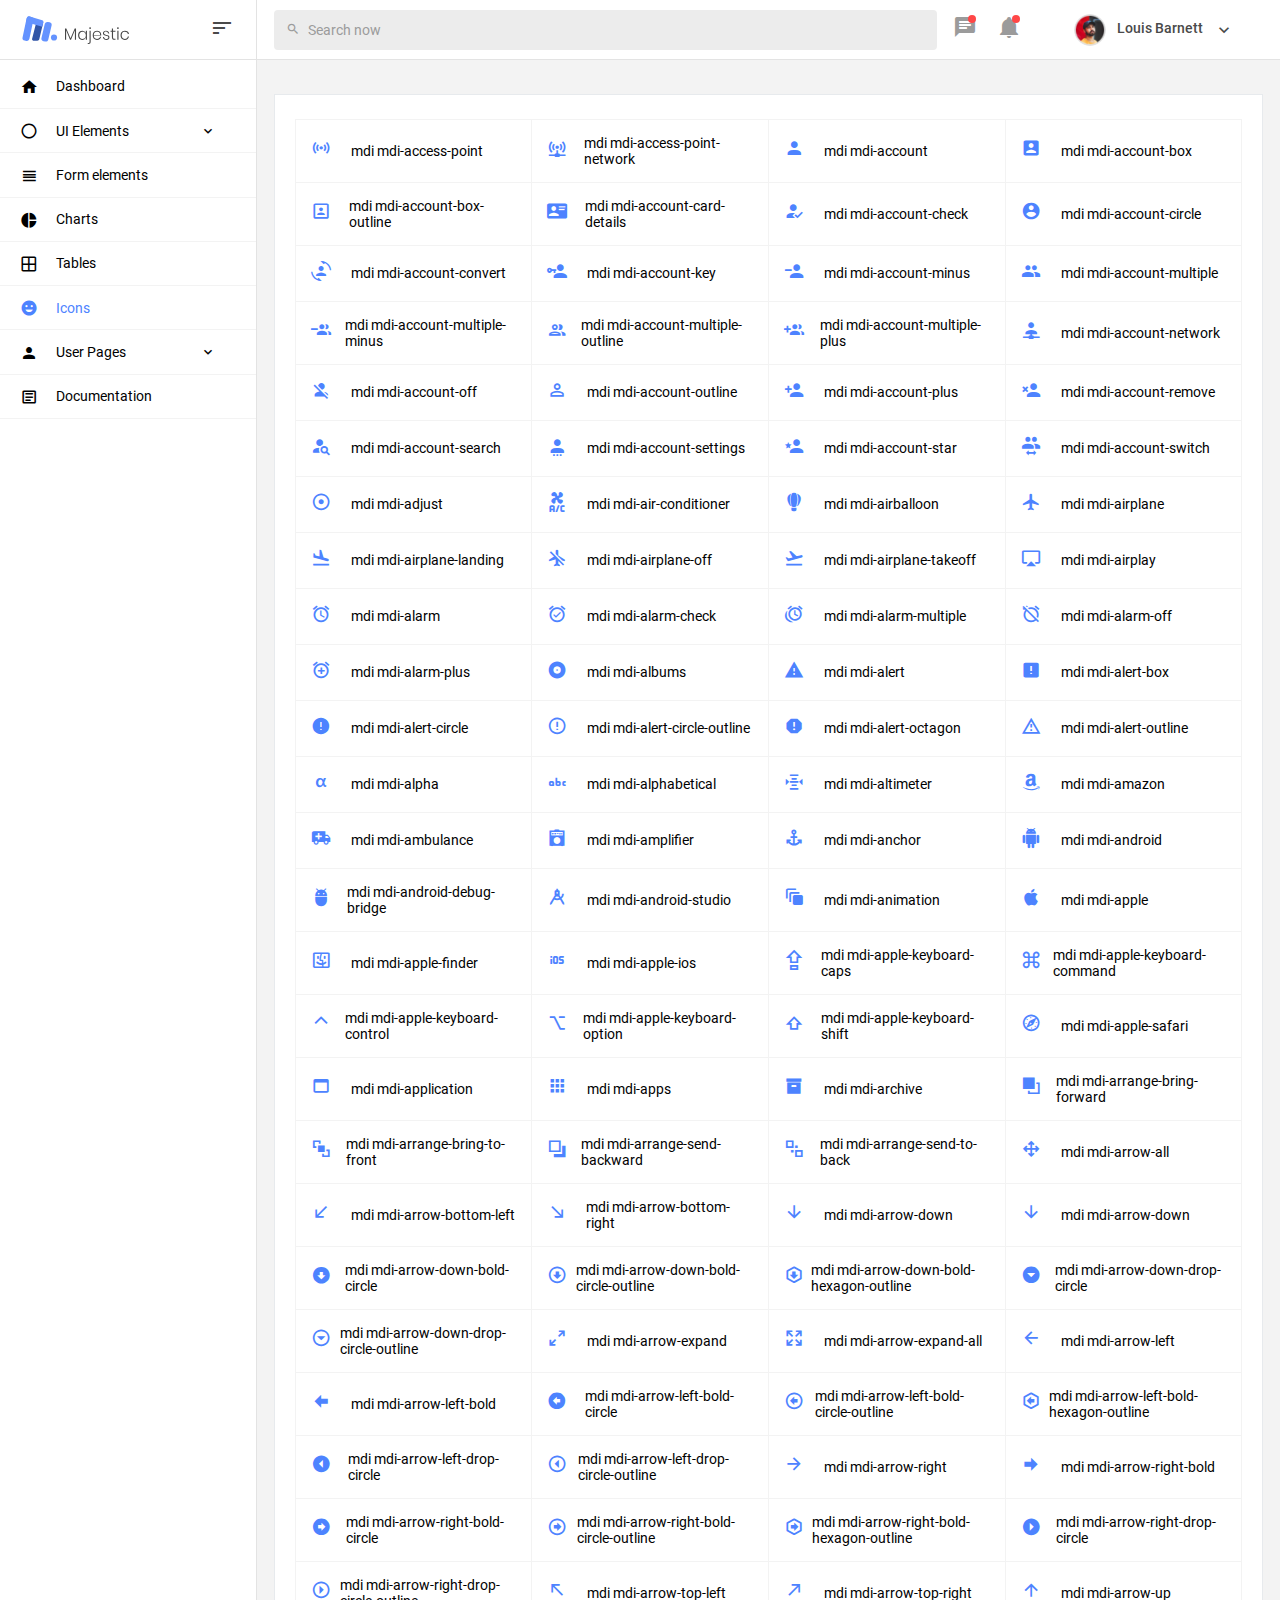
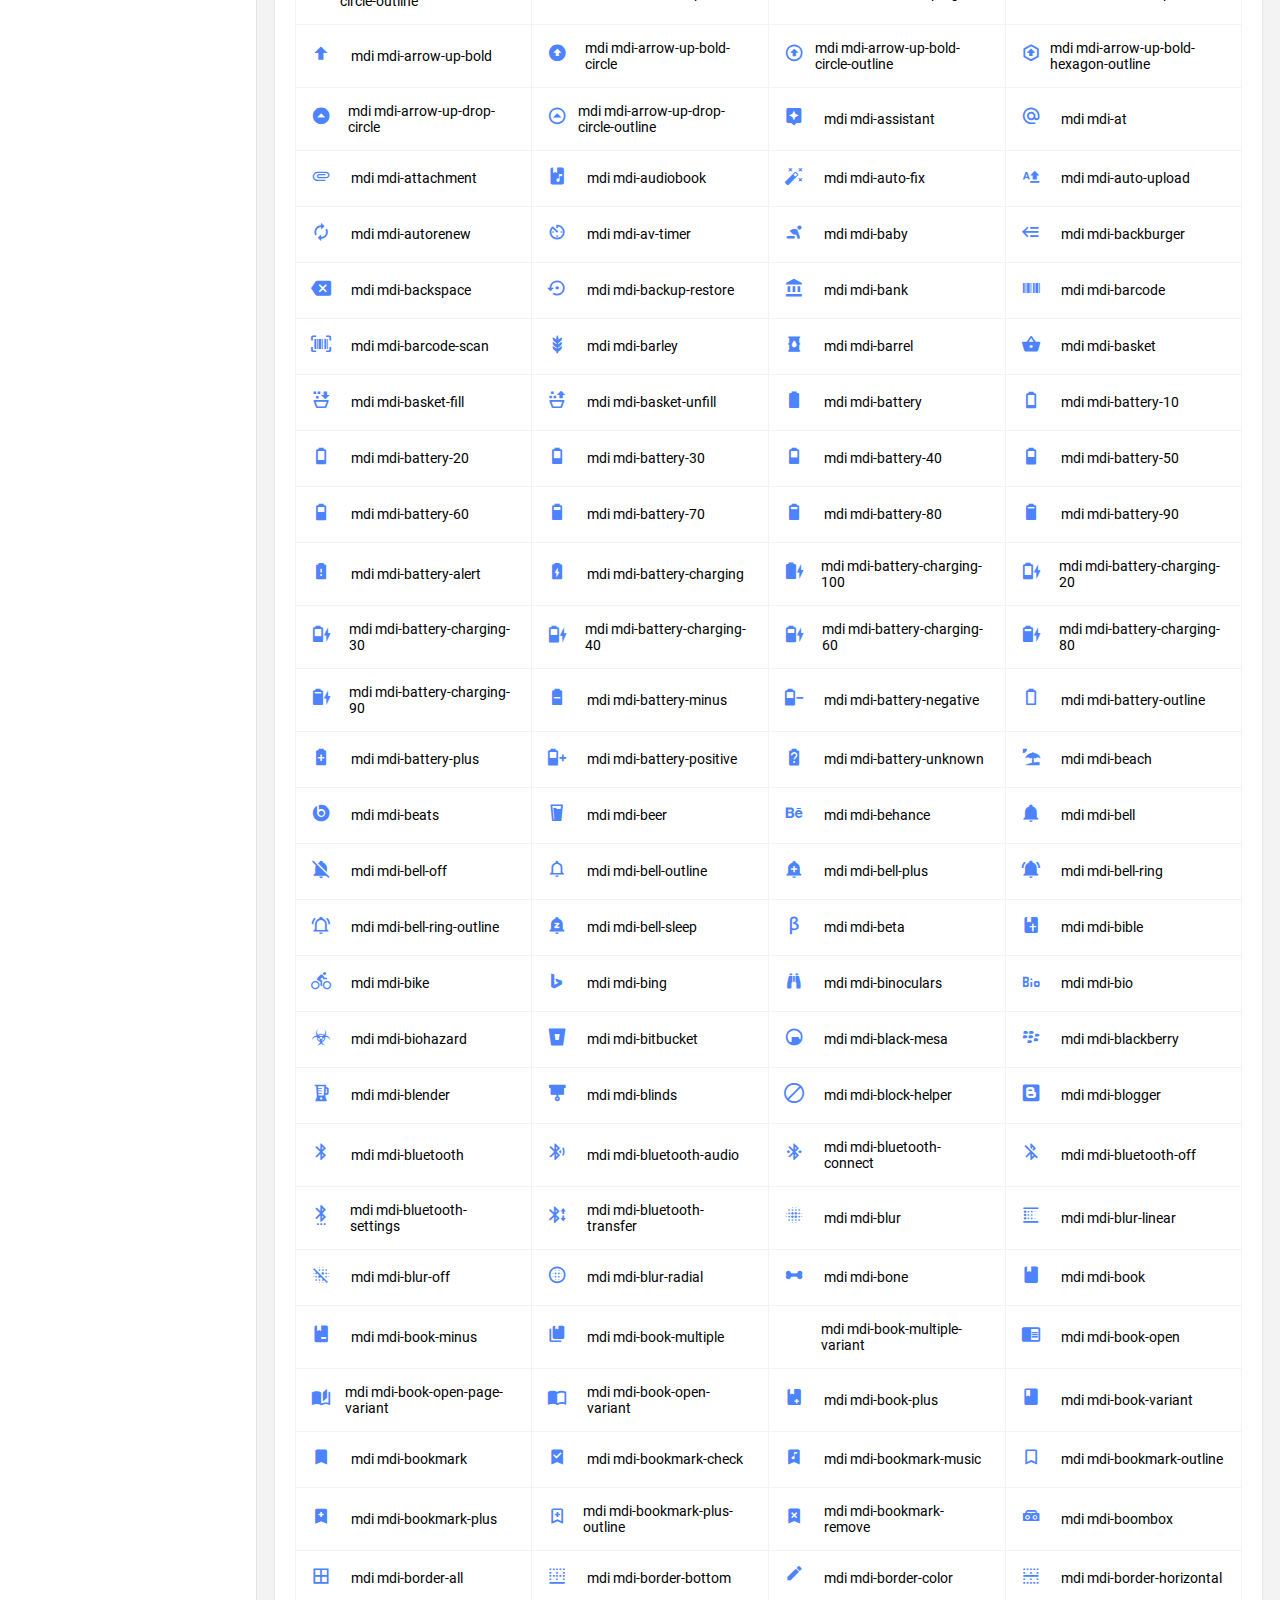
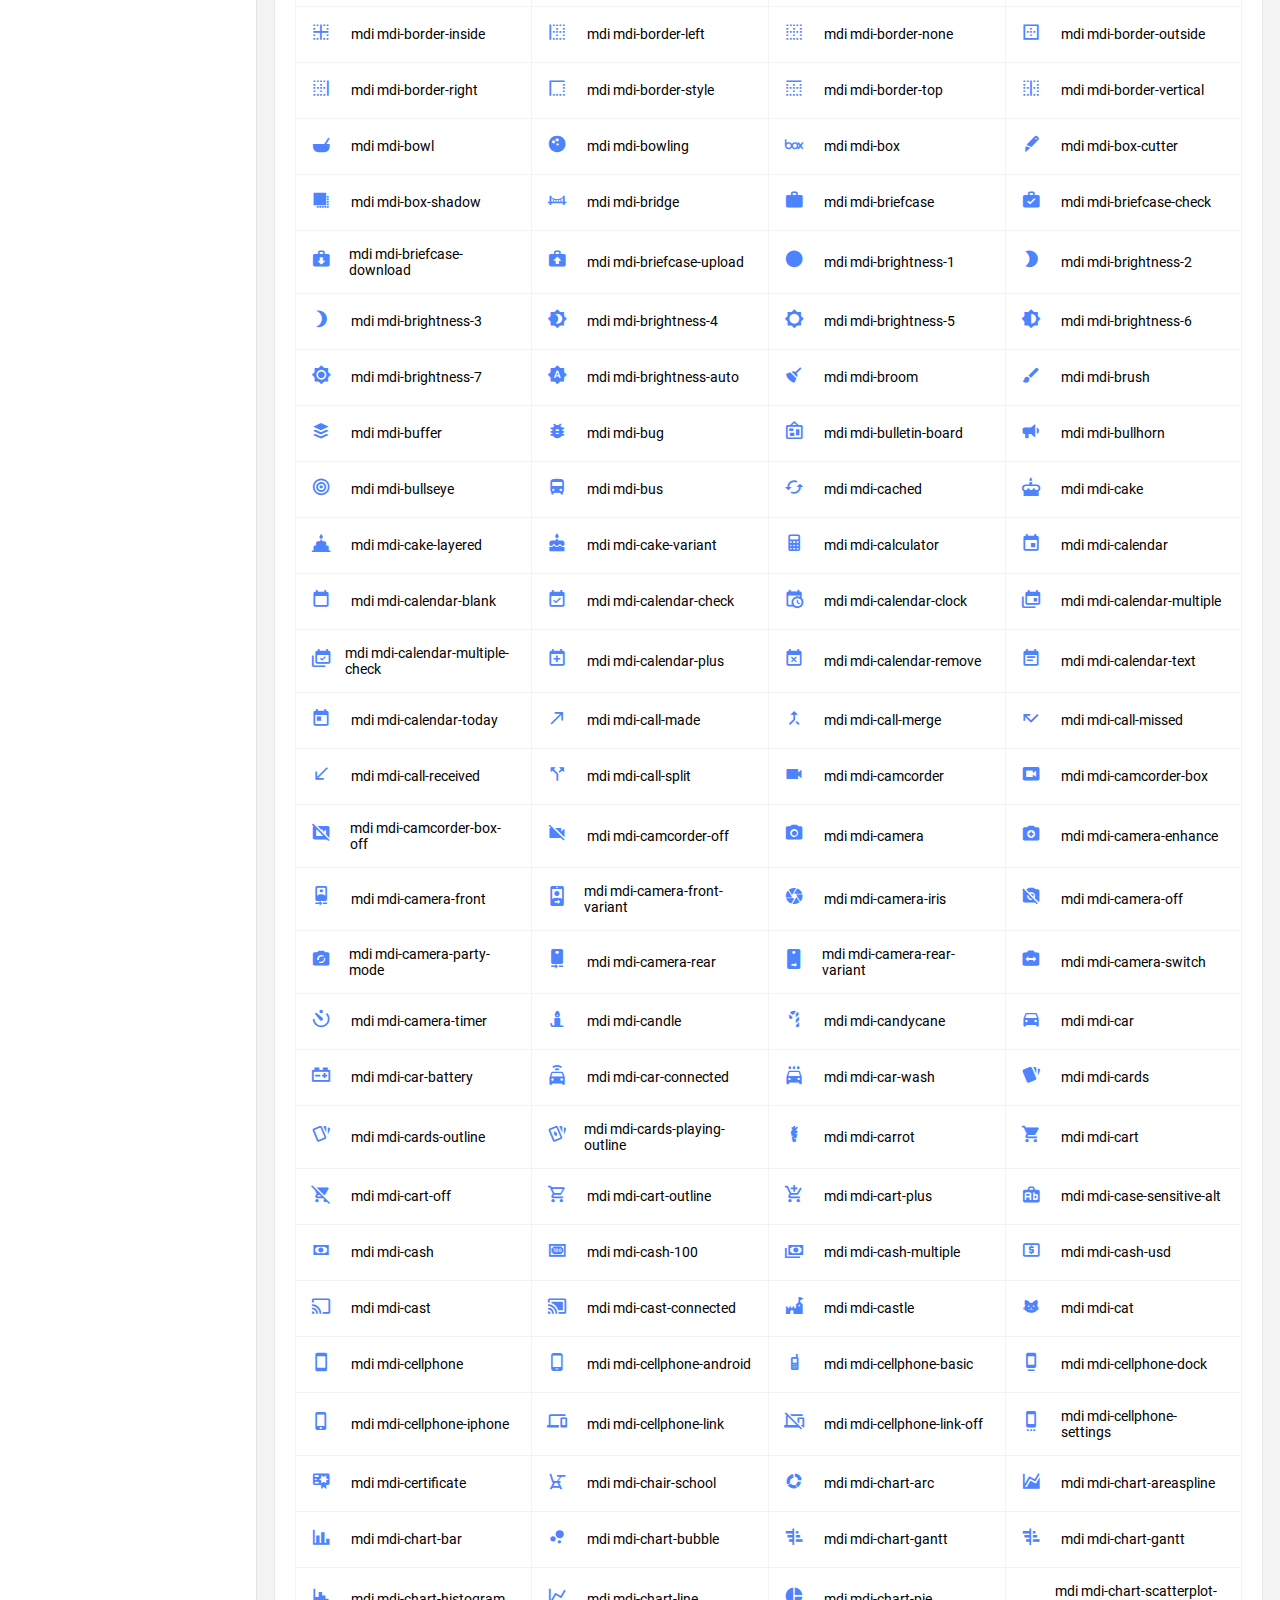
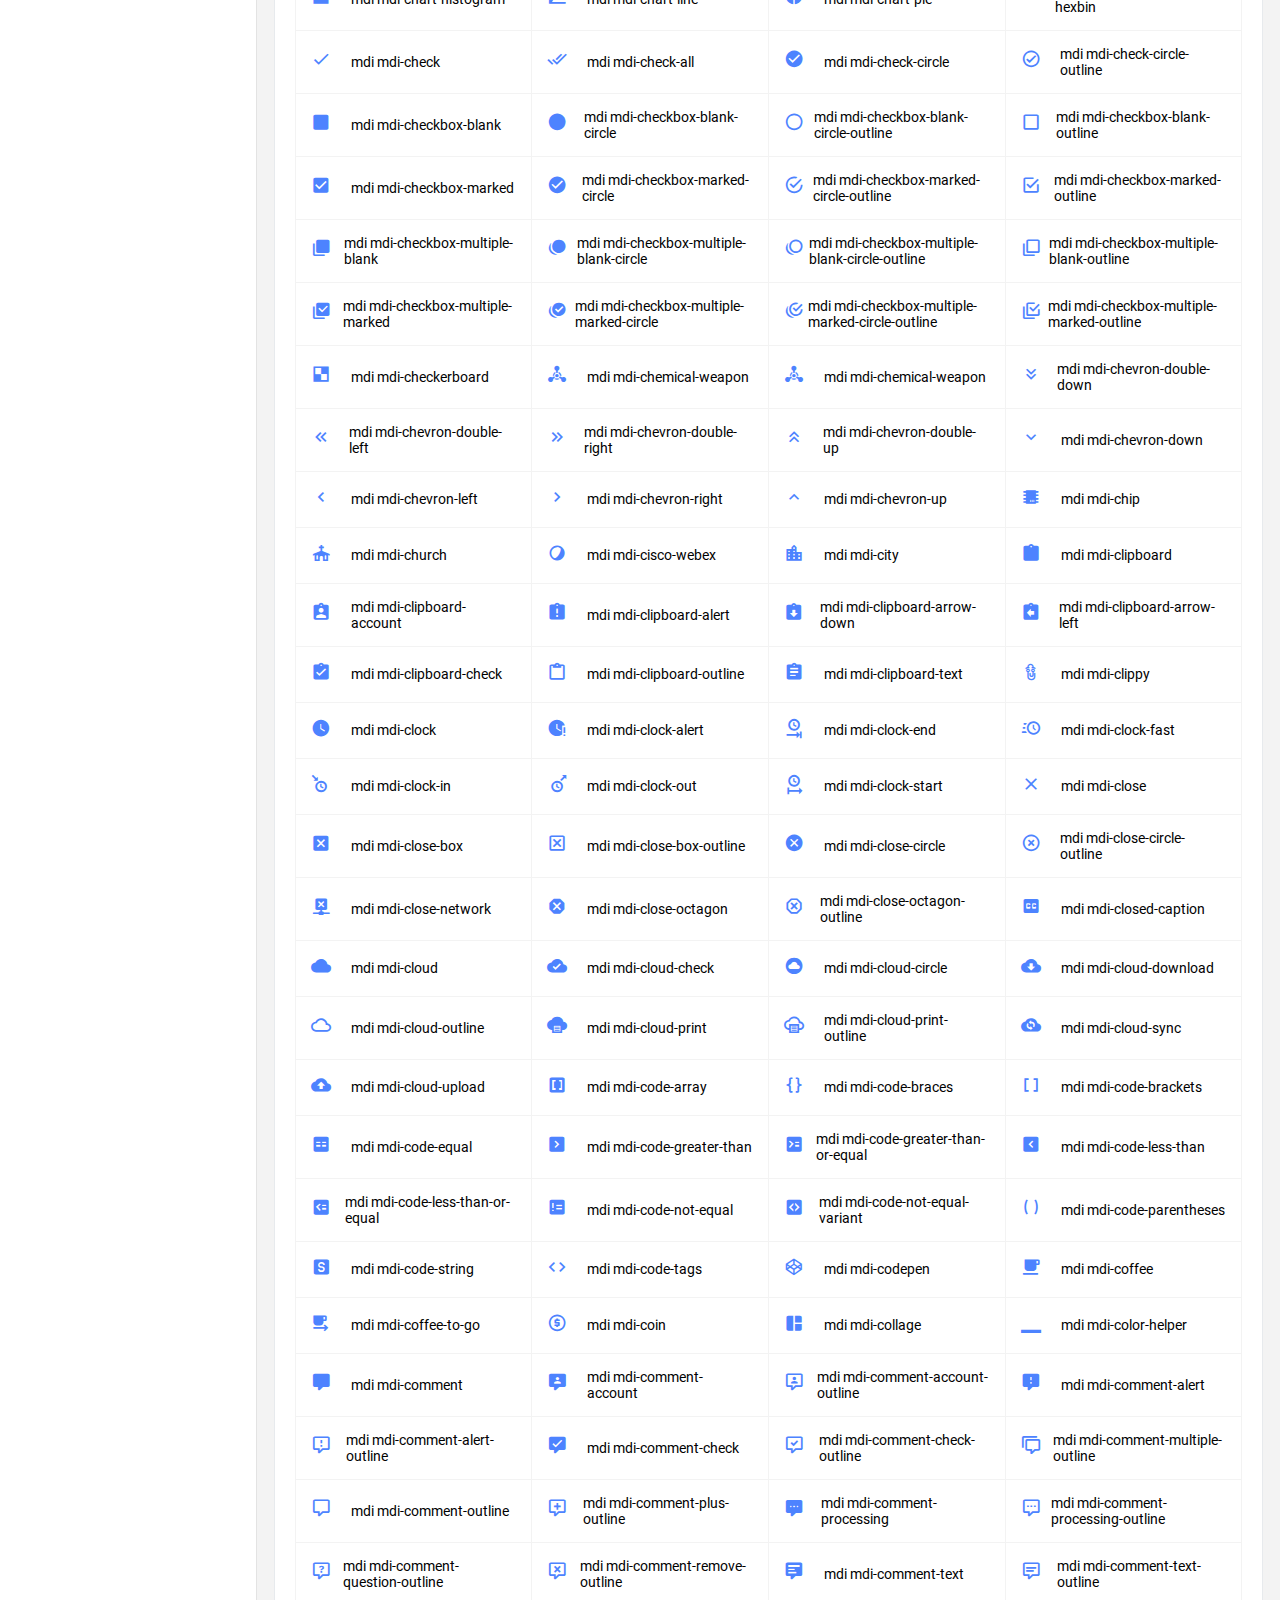
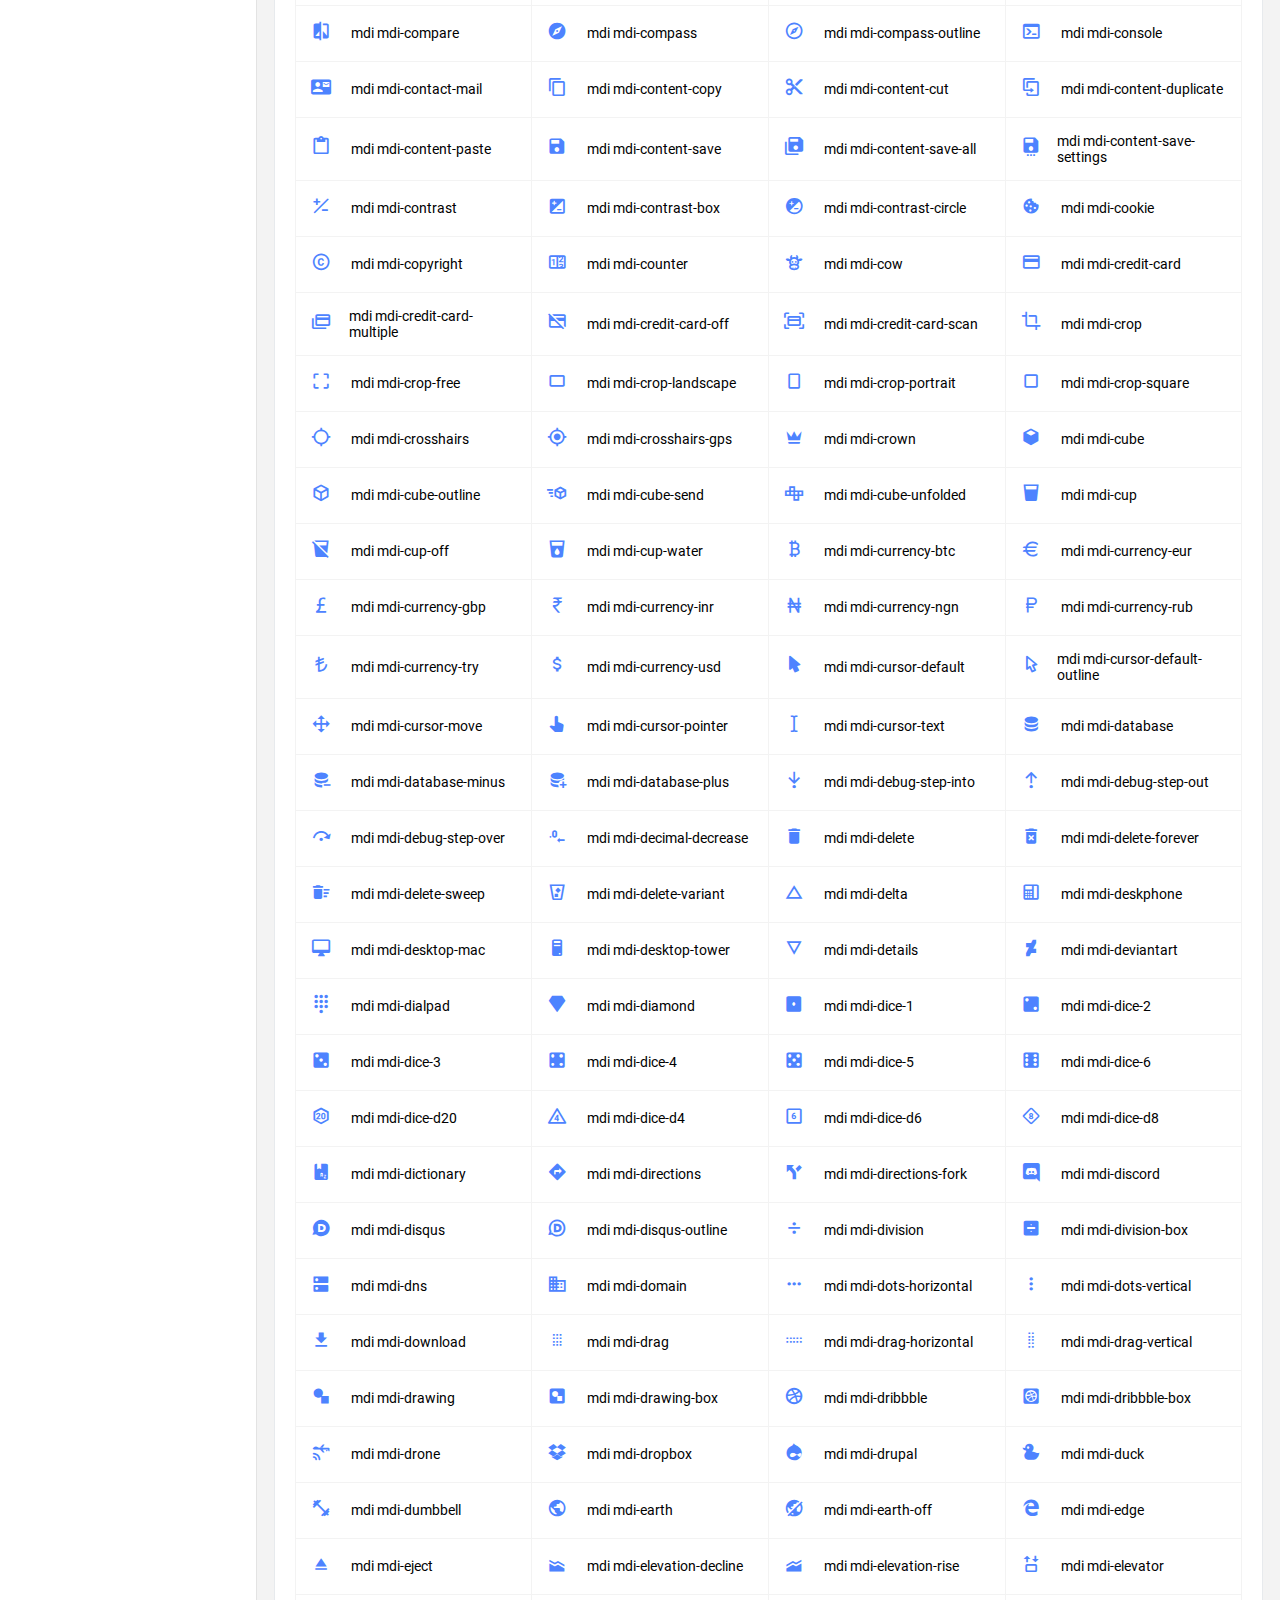
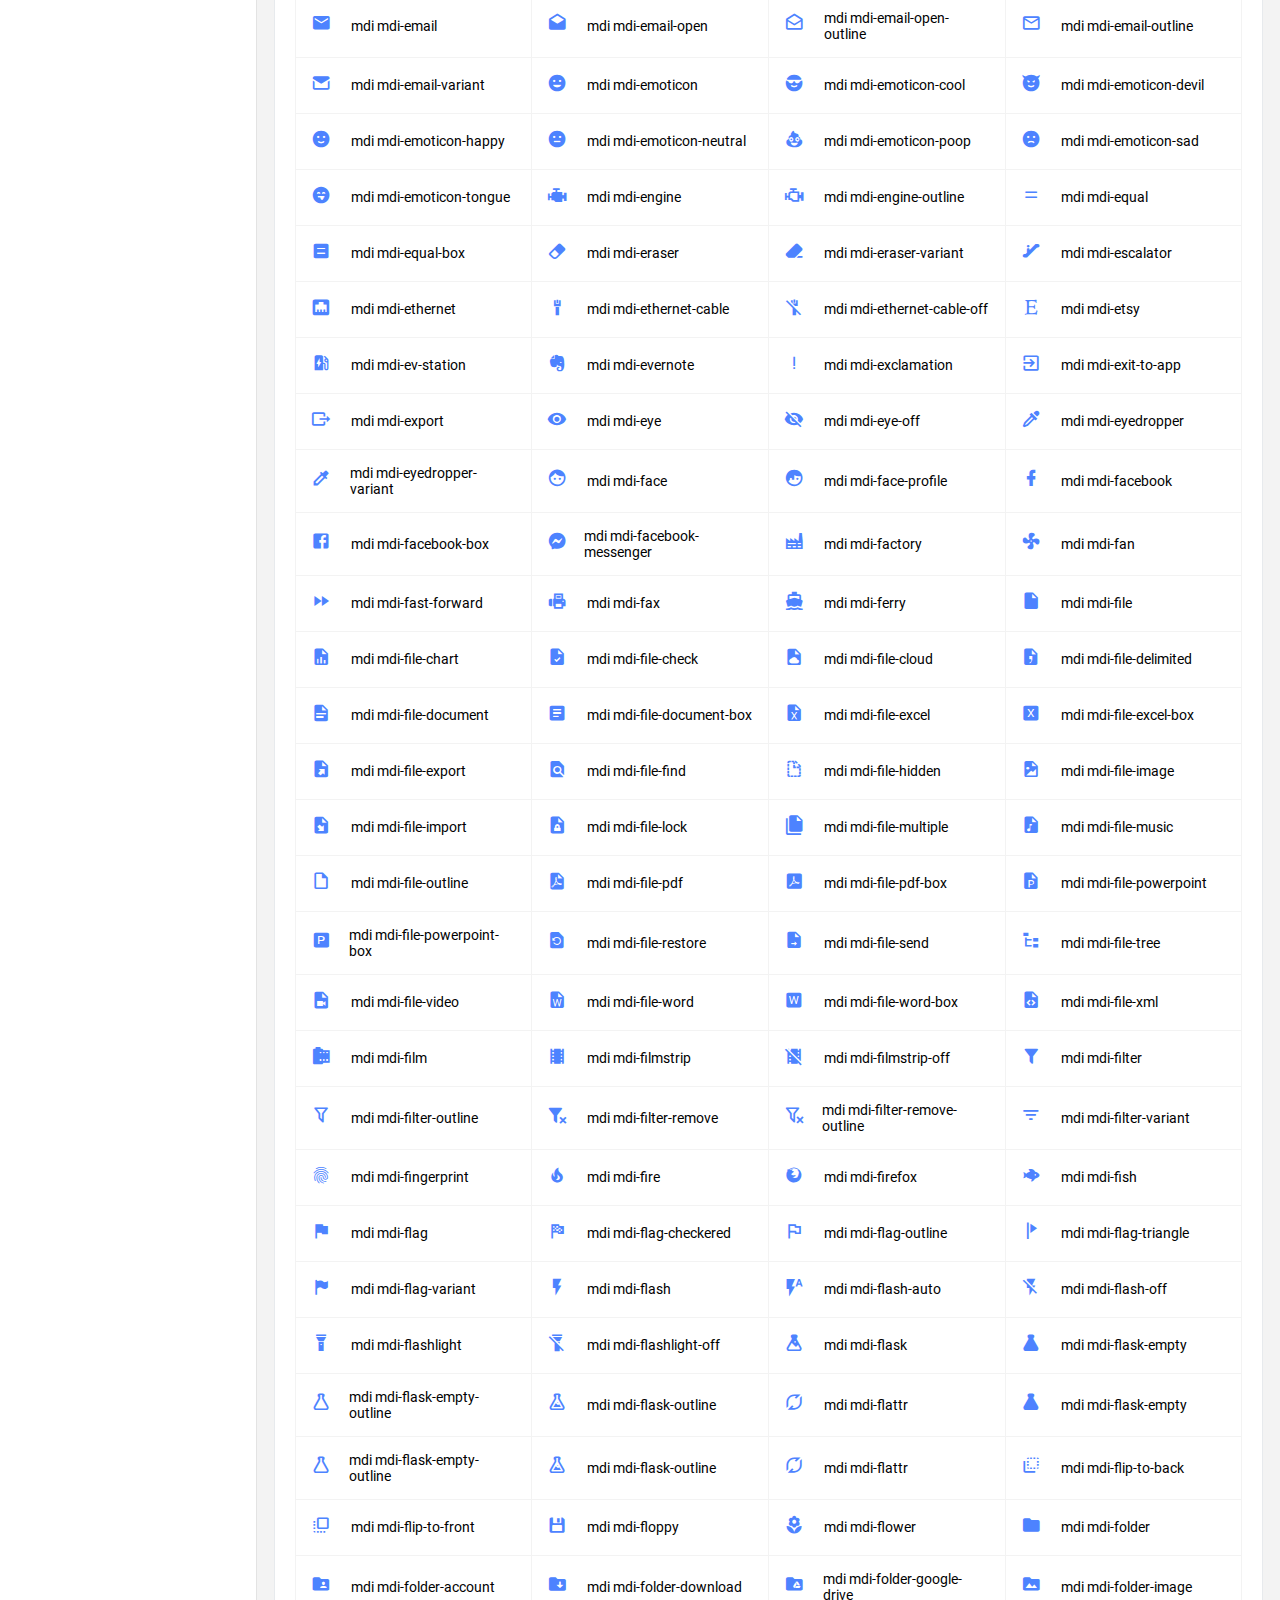
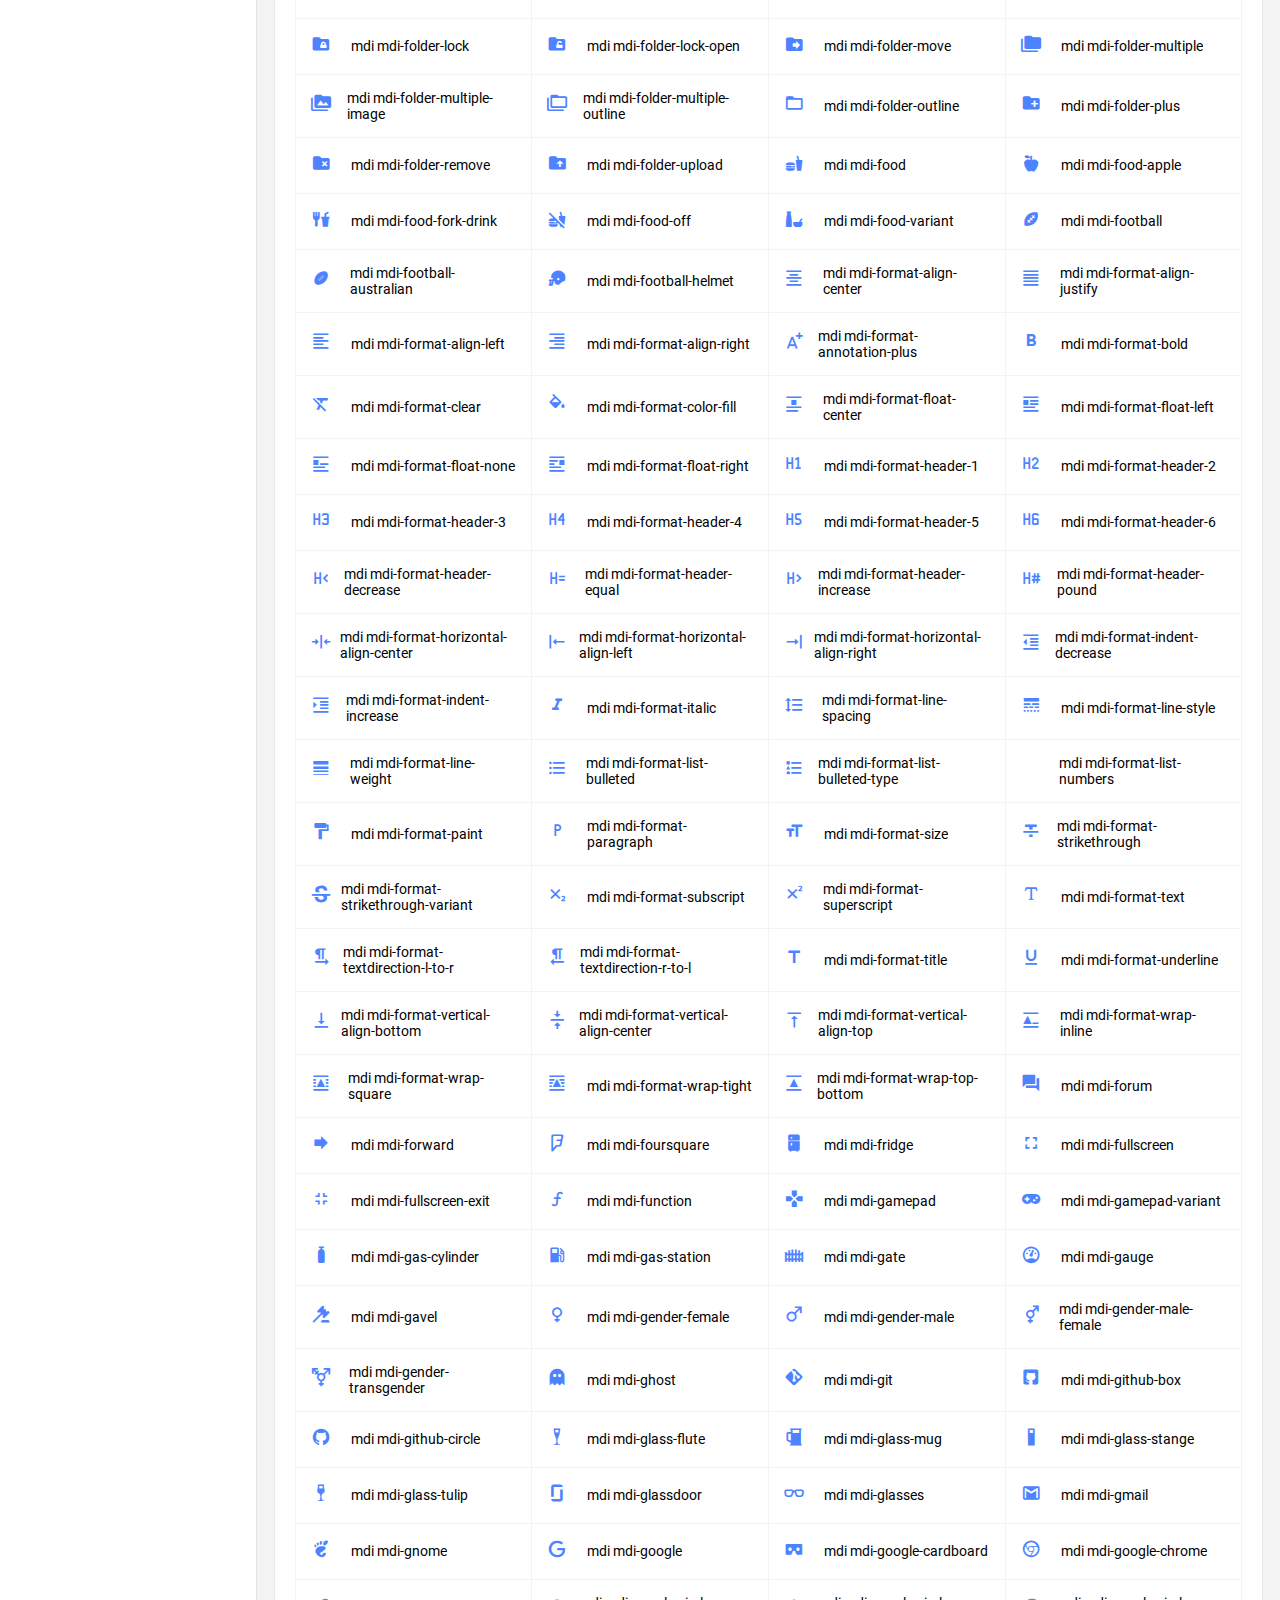
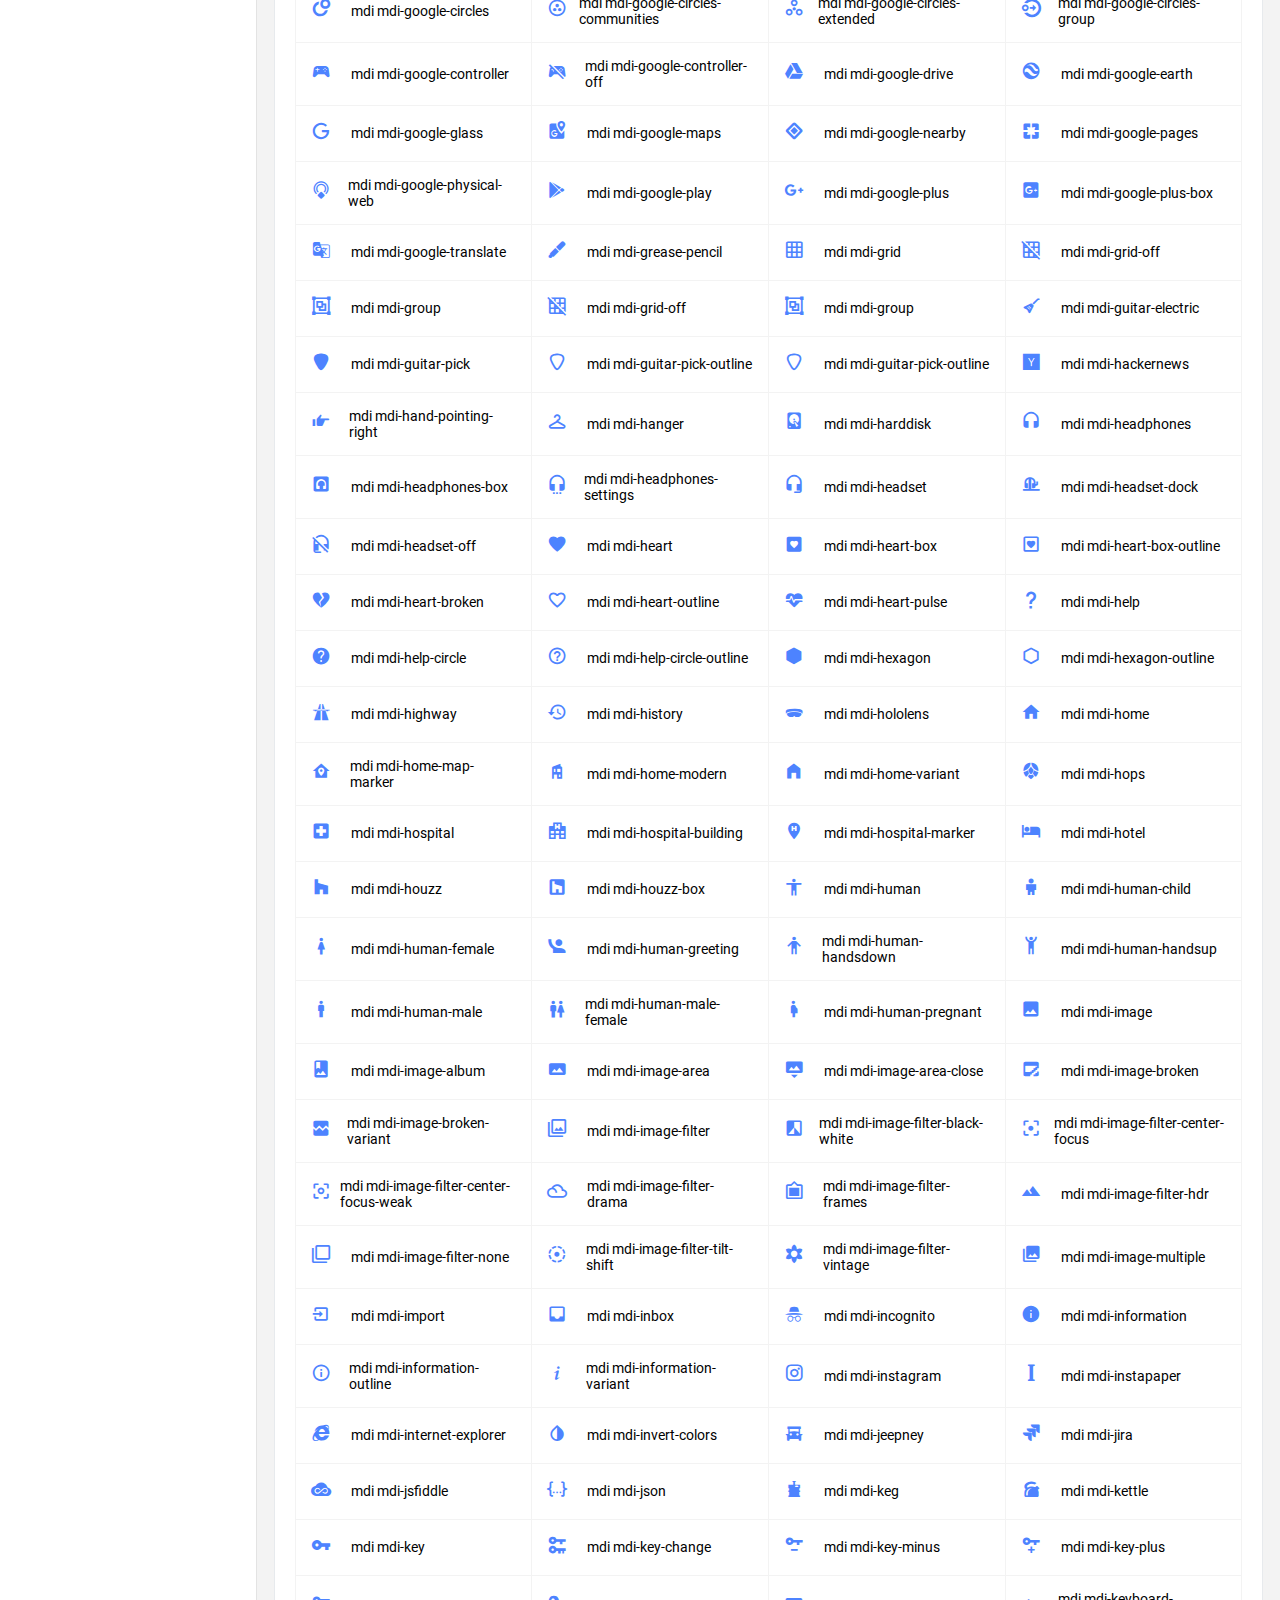
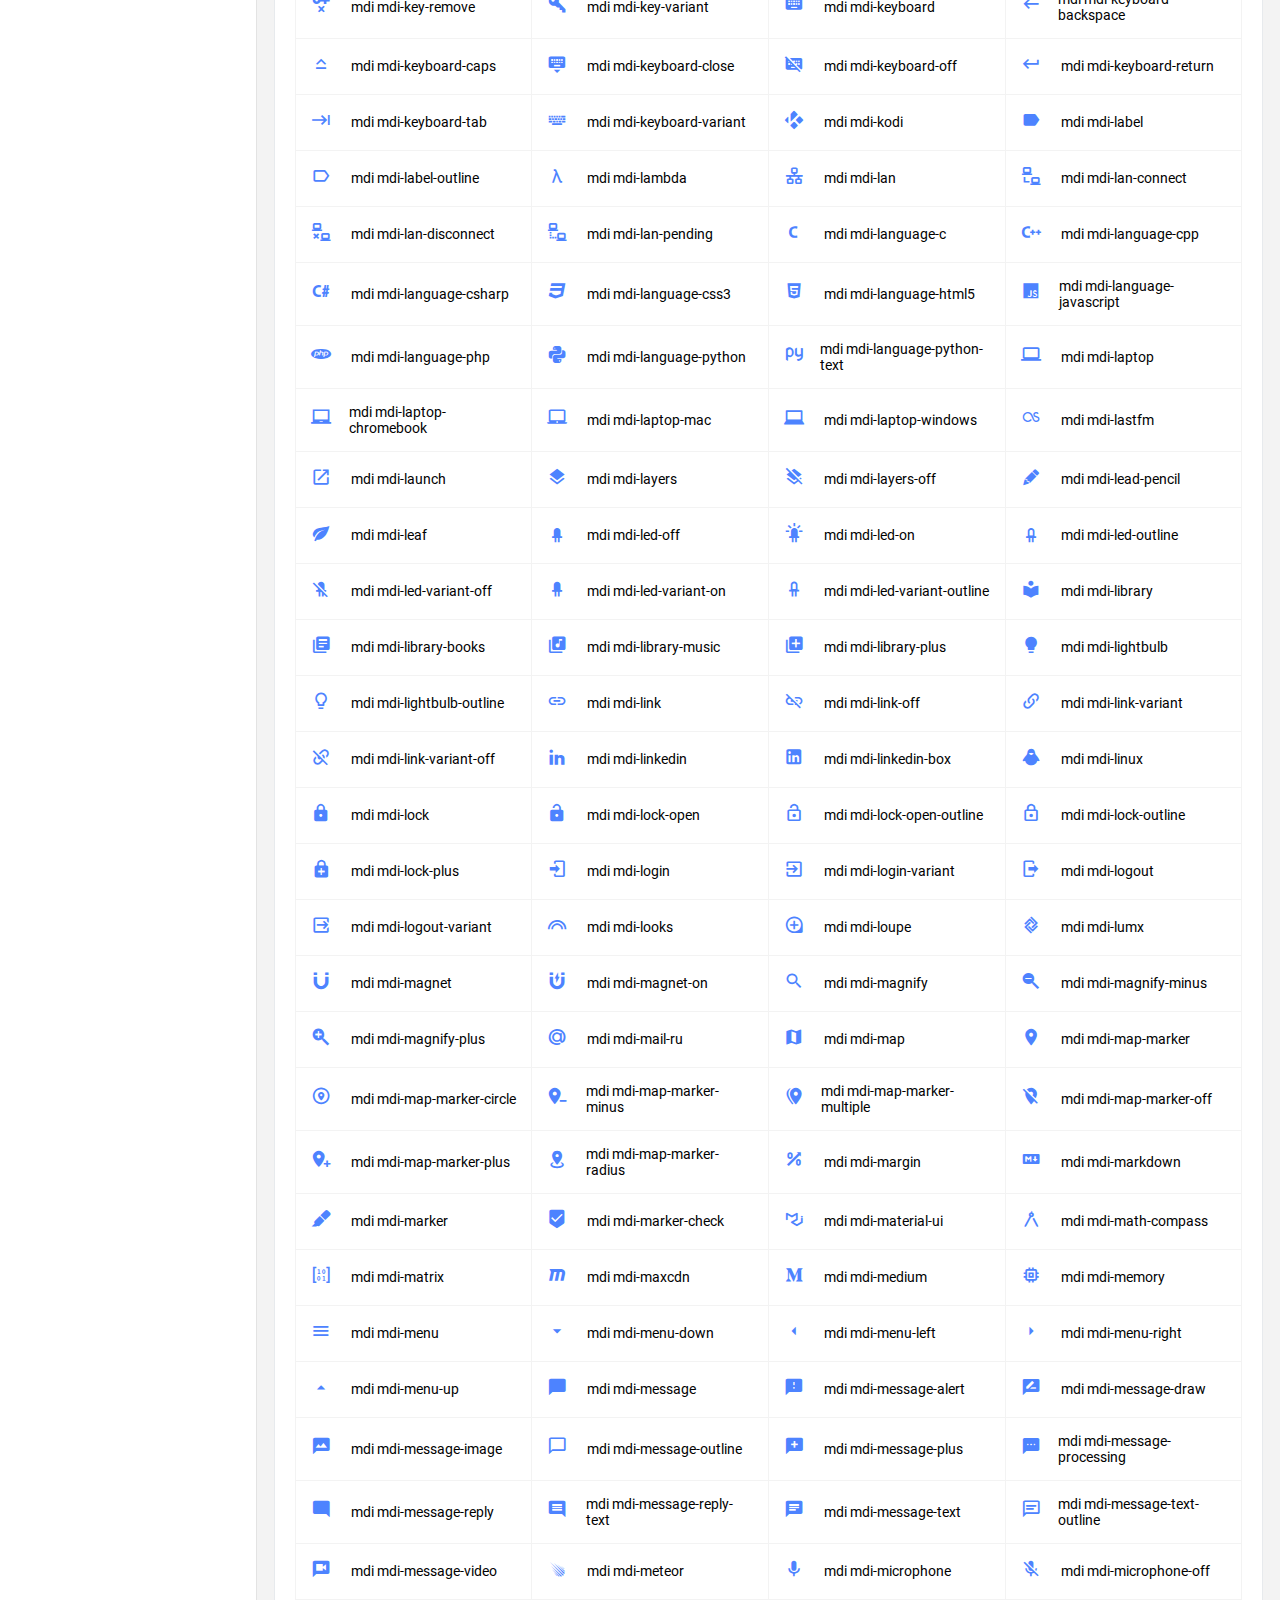
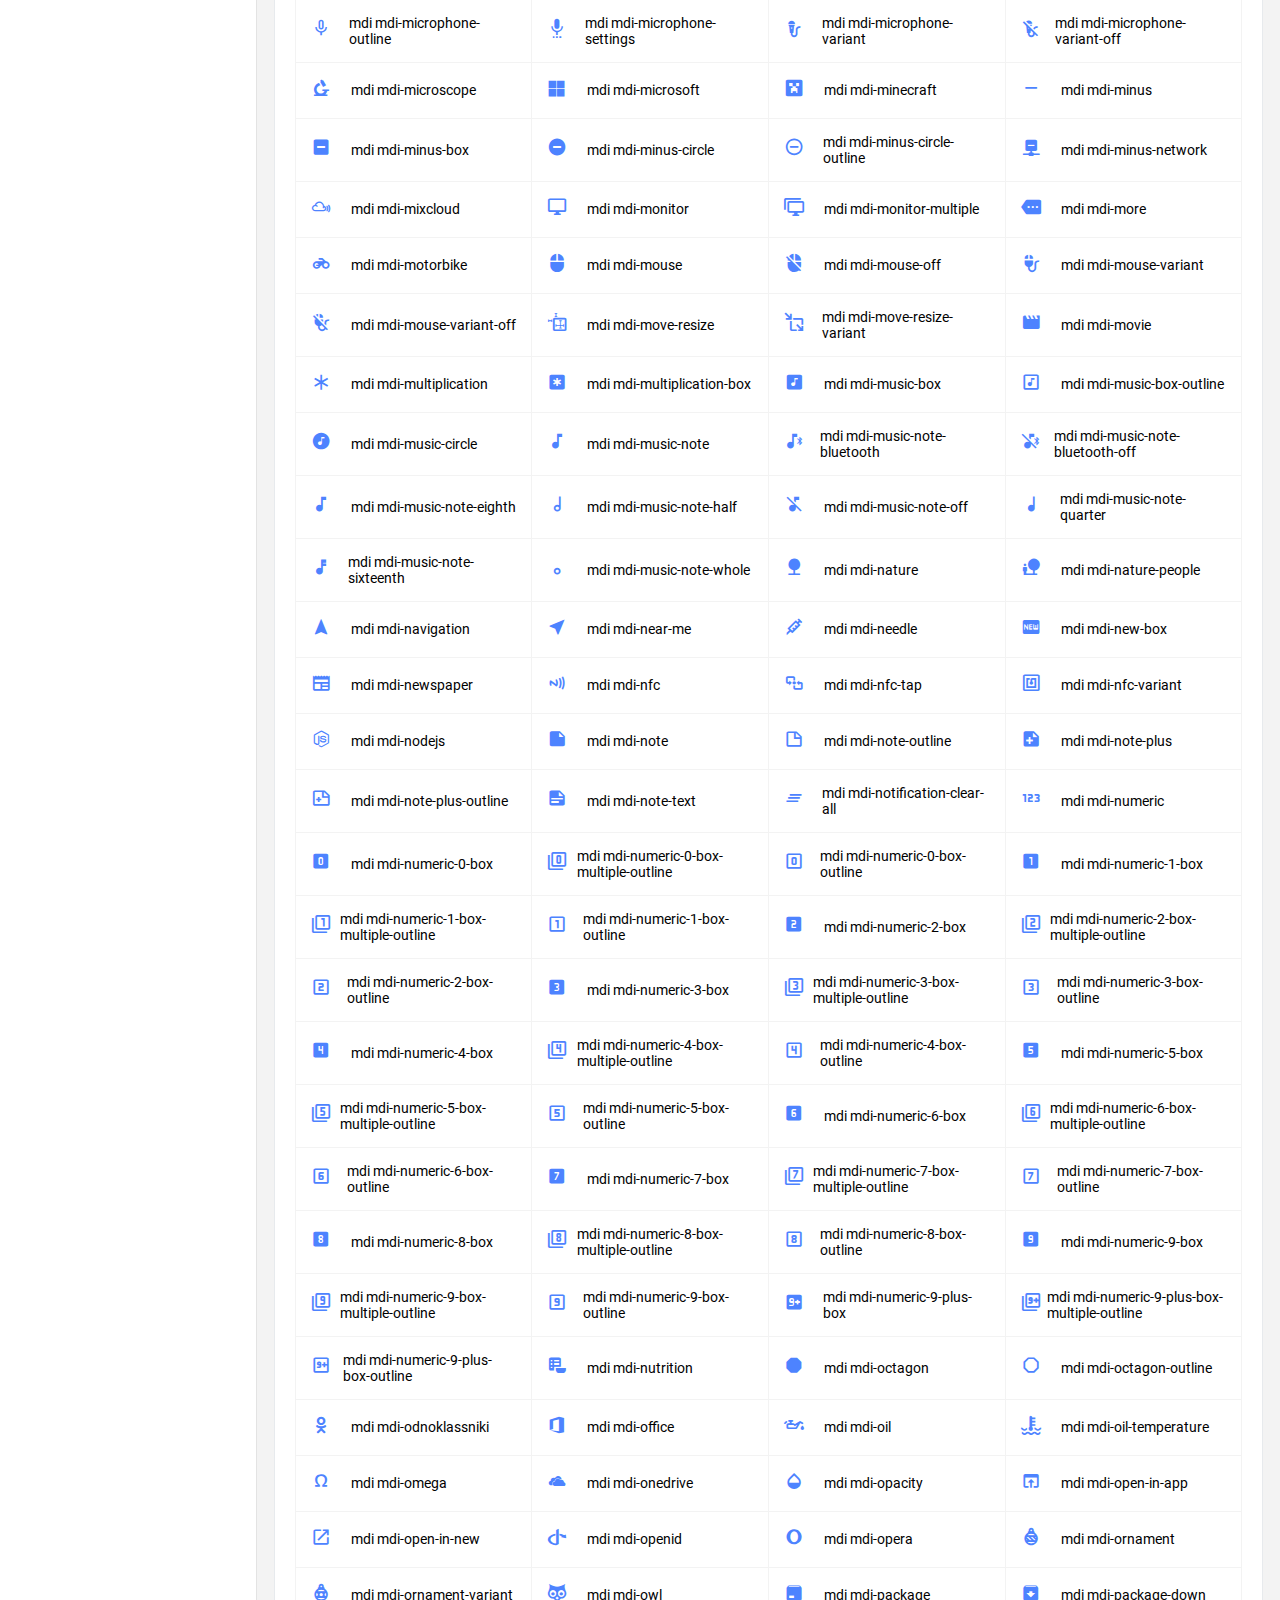
<file: AgricultureUI/wwwroot/web/template/pages/icons/mdi.html>
<!DOCTYPE html>
<html lang="en">

<head>
  <!-- Required meta tags -->
  <meta charset="utf-8">
  <meta name="viewport" content="width=device-width, initial-scale=1, shrink-to-fit=no">
  <title>Majestic Admin</title>
  <!-- plugins:css -->
  <link rel="stylesheet" href="../../vendors/mdi/css/materialdesignicons.min.css">
  <link rel="stylesheet" href="../../vendors/base/vendor.bundle.base.css">
  <!-- endinject -->
  <!-- inject:css -->
  <link rel="stylesheet" href="../../css/style.css">
  <!-- endinject -->
  <link rel="shortcut icon" href="../../images/favicon.png" />
</head>

<body>
  <div class=" container-scroller">
    <!-- partial:../../partials/_navbar.html -->
    <nav class="navbar col-lg-12 col-12 p-0 fixed-top d-flex flex-row">
      <div class="navbar-brand-wrapper d-flex justify-content-center">
        <div class="navbar-brand-inner-wrapper d-flex justify-content-between align-items-center w-100">  
          <a class="navbar-brand brand-logo" href="../../index.html"><img src="../../images/logo.svg" alt="logo"/></a>
          <a class="navbar-brand brand-logo-mini" href="../../index.html"><img src="../../images/logo-mini.svg" alt="logo"/></a>
          <button class="navbar-toggler navbar-toggler align-self-center" type="button" data-toggle="minimize">
            <span class="mdi mdi-sort-variant"></span>
          </button>
        </div>  
      </div>
      <div class="navbar-menu-wrapper d-flex align-items-center justify-content-end">
        <ul class="navbar-nav mr-lg-4 w-100">
          <li class="nav-item nav-search d-none d-lg-block w-100">
            <div class="input-group">
              <div class="input-group-prepend">
                <span class="input-group-text" id="search">
                  <i class="mdi mdi-magnify"></i>
                </span>
              </div>
              <input type="text" class="form-control" placeholder="Search now" aria-label="search" aria-describedby="search">
            </div>
          </li>
        </ul>
        <ul class="navbar-nav navbar-nav-right">
          <li class="nav-item dropdown me-1">
            <a class="nav-link count-indicator dropdown-toggle d-flex justify-content-center align-items-center" id="messageDropdown" href="#" data-bs-toggle="dropdown">
              <i class="mdi mdi-message-text mx-0"></i>
              <span class="count"></span>
            </a>
            <div class="dropdown-menu dropdown-menu-right navbar-dropdown" aria-labelledby="messageDropdown">
              <p class="mb-0 font-weight-normal float-left dropdown-header">Messages</p>
              <a class="dropdown-item">
                <div class="item-thumbnail">
                    <img src="../../images/faces/face4.jpg" alt="image" class="profile-pic">
                </div>
                <div class="item-content flex-grow">
                  <h6 class="ellipsis font-weight-normal">David Grey
                  </h6>
                  <p class="font-weight-light small-text text-muted mb-0">
                    The meeting is cancelled
                  </p>
                </div>
              </a>
              <a class="dropdown-item">
                <div class="item-thumbnail">
                    <img src="../../images/faces/face2.jpg" alt="image" class="profile-pic">
                </div>
                <div class="item-content flex-grow">
                  <h6 class="ellipsis font-weight-normal">Tim Cook
                  </h6>
                  <p class="font-weight-light small-text text-muted mb-0">
                    New product launch
                  </p>
                </div>
              </a>
              <a class="dropdown-item">
                <div class="item-thumbnail">
                    <img src="../../images/faces/face3.jpg" alt="image" class="profile-pic">
                </div>
                <div class="item-content flex-grow">
                  <h6 class="ellipsis font-weight-normal"> Johnson
                  </h6>
                  <p class="font-weight-light small-text text-muted mb-0">
                    Upcoming board meeting
                  </p>
                </div>
              </a>
            </div>
          </li>
          <li class="nav-item dropdown me-4">
            <a class="nav-link count-indicator dropdown-toggle d-flex align-items-center justify-content-center notification-dropdown" id="notificationDropdown" href="#" data-bs-toggle="dropdown">
              <i class="mdi mdi-bell mx-0"></i>
              <span class="count"></span>
            </a>
            <div class="dropdown-menu dropdown-menu-right navbar-dropdown" aria-labelledby="notificationDropdown">
              <p class="mb-0 font-weight-normal float-left dropdown-header">Notifications</p>
              <a class="dropdown-item">
                <div class="item-thumbnail">
                  <div class="item-icon bg-success">
                    <i class="mdi mdi-information mx-0"></i>
                  </div>
                </div>
                <div class="item-content">
                  <h6 class="font-weight-normal">Application Error</h6>
                  <p class="font-weight-light small-text mb-0 text-muted">
                    Just now
                  </p>
                </div>
              </a>
              <a class="dropdown-item">
                <div class="item-thumbnail">
                  <div class="item-icon bg-warning">
                    <i class="mdi mdi-settings mx-0"></i>
                  </div>
                </div>
                <div class="item-content">
                  <h6 class="font-weight-normal">Settings</h6>
                  <p class="font-weight-light small-text mb-0 text-muted">
                    Private message
                  </p>
                </div>
              </a>
              <a class="dropdown-item">
                <div class="item-thumbnail">
                  <div class="item-icon bg-info">
                    <i class="mdi mdi-account-box mx-0"></i>
                  </div>
                </div>
                <div class="item-content">
                  <h6 class="font-weight-normal">New user registration</h6>
                  <p class="font-weight-light small-text mb-0 text-muted">
                    2 days ago
                  </p>
                </div>
              </a>
            </div>
          </li>
          <li class="nav-item nav-profile dropdown">
            <a class="nav-link dropdown-toggle" href="#" data-bs-toggle="dropdown" id="profileDropdown">
              <img src="../../images/faces/face5.jpg" alt="profile"/>
              <span class="nav-profile-name">Louis Barnett</span>
            </a>
            <div class="dropdown-menu dropdown-menu-right navbar-dropdown" aria-labelledby="profileDropdown">
              <a class="dropdown-item">
                <i class="mdi mdi-settings text-primary"></i>
                Settings
              </a>
              <a class="dropdown-item">
                <i class="mdi mdi-logout text-primary"></i>
                Logout
              </a>
            </div>
          </li>
        </ul>
        <button class="navbar-toggler navbar-toggler-right d-lg-none align-self-center" type="button" data-toggle="offcanvas">
          <span class="mdi mdi-menu"></span>
        </button>
      </div>
    </nav>
    <!-- partial -->
    <div class="container-fluid page-body-wrapper">
      <!-- partial:../../partials/_sidebar.html -->
      <nav class="sidebar sidebar-offcanvas" id="sidebar">
        <ul class="nav">
          <li class="nav-item">
            <a class="nav-link" href="../../index.html">
              <i class="mdi mdi-home menu-icon"></i>
              <span class="menu-title">Dashboard</span>
            </a>
          </li>
          <li class="nav-item">
            <a class="nav-link" data-bs-toggle="collapse" href="#ui-basic" aria-expanded="false" aria-controls="ui-basic">
              <i class="mdi mdi-circle-outline menu-icon"></i>
              <span class="menu-title">UI Elements</span>
              <i class="menu-arrow"></i>
            </a>
            <div class="collapse" id="ui-basic">
              <ul class="nav flex-column sub-menu">
                <li class="nav-item"> <a class="nav-link" href="../../pages/ui-features/buttons.html">Buttons</a></li>
                <li class="nav-item"> <a class="nav-link" href="../../pages/ui-features/typography.html">Typography</a></li>
              </ul>
            </div>
          </li>
          <li class="nav-item">
            <a class="nav-link" href="../../pages/forms/basic_elements.html">
              <i class="mdi mdi-view-headline menu-icon"></i>
              <span class="menu-title">Form elements</span>
            </a>
          </li>
          <li class="nav-item">
            <a class="nav-link" href="../../pages/charts/chartjs.html">
              <i class="mdi mdi-chart-pie menu-icon"></i>
              <span class="menu-title">Charts</span>
            </a>
          </li>
          <li class="nav-item">
            <a class="nav-link" href="../../pages/tables/basic-table.html">
              <i class="mdi mdi-grid-large menu-icon"></i>
              <span class="menu-title">Tables</span>
            </a>
          </li>
          <li class="nav-item">
            <a class="nav-link" href="../../pages/icons/mdi.html">
              <i class="mdi mdi-emoticon menu-icon"></i>
              <span class="menu-title">Icons</span>
            </a>
          </li>
          <li class="nav-item">
            <a class="nav-link" data-bs-toggle="collapse" href="#auth" aria-expanded="false" aria-controls="auth">
              <i class="mdi mdi-account menu-icon"></i>
              <span class="menu-title">User Pages</span>
              <i class="menu-arrow"></i>
            </a>
            <div class="collapse" id="auth">
              <ul class="nav flex-column sub-menu">
                <li class="nav-item"> <a class="nav-link" href="../../pages/samples/login.html"> Login </a></li>
                <li class="nav-item"> <a class="nav-link" href="../../pages/samples/login-2.html"> Login 2 </a></li>
                <li class="nav-item"> <a class="nav-link" href="../../pages/samples/register.html"> Register </a></li>
                <li class="nav-item"> <a class="nav-link" href="../../pages/samples/register-2.html"> Register 2 </a></li>
                <li class="nav-item"> <a class="nav-link" href="../../pages/samples/lock-screen.html"> Lockscreen </a></li>
              </ul>
            </div>
          </li>
          <li class="nav-item">
            <a class="nav-link" href="../../documentation/documentation.html">
              <i class="mdi mdi-file-document-box-outline menu-icon"></i>
              <span class="menu-title">Documentation</span>
            </a>
          </li>
        </ul>
      </nav>
      <!-- partial -->
      <div class="main-panel">        
        <div class="content-wrapper">
          <div class="row">
            <div class="col-lg-12 grid-margin">
              <div class="card">
                <div class="card-body">
                  <div class="row icons-list">
                    <div class="col-sm-6 col-md-4 col-lg-3">
                        <i class="mdi mdi-access-point"></i> mdi mdi-access-point
                    </div>
                    <div class="col-sm-6 col-md-4 col-lg-3">
                        <i class="mdi mdi-access-point-network"></i> mdi mdi-access-point-network
                    </div>
                    <div class="col-sm-6 col-md-4 col-lg-3">
                        <i class="mdi mdi-account"></i> mdi mdi-account
                    </div>
                    <div class="col-sm-6 col-md-4 col-lg-3">
                        <i class="mdi mdi-account-box"></i> mdi mdi-account-box
                    </div>
                    <div class="col-sm-6 col-md-4 col-lg-3">
                        <i class="mdi mdi-account-box-outline"></i> mdi mdi-account-box-outline
                    </div>
                    <div class="col-sm-6 col-md-4 col-lg-3">
                        <i class="mdi mdi-account-card-details"></i> mdi mdi-account-card-details
                    </div>
                    <div class="col-sm-6 col-md-4 col-lg-3">
                        <i class="mdi mdi-account-check"></i> mdi mdi-account-check
                    </div>
                    <div class="col-sm-6 col-md-4 col-lg-3">
                        <i class="mdi mdi-account-circle"></i> mdi mdi-account-circle
                    </div>
                    <div class="col-sm-6 col-md-4 col-lg-3">
                        <i class="mdi mdi-account-convert"></i> mdi mdi-account-convert
                    </div>
                    <div class="col-sm-6 col-md-4 col-lg-3">
                        <i class="mdi mdi-account-key"></i> mdi mdi-account-key
                    </div>
                    <div class="col-sm-6 col-md-4 col-lg-3">
                        <i class="mdi mdi-account-minus"></i> mdi mdi-account-minus
                    </div>
                    <div class="col-sm-6 col-md-4 col-lg-3">
                        <i class="mdi mdi-account-multiple"></i> mdi mdi-account-multiple
                    </div>
                    <div class="col-sm-6 col-md-4 col-lg-3">
                        <i class="mdi mdi-account-multiple-minus"></i> mdi mdi-account-multiple-minus
                    </div>
                    <div class="col-sm-6 col-md-4 col-lg-3">
                        <i class="mdi mdi-account-multiple-outline"></i> mdi mdi-account-multiple-outline
                    </div>
                    <div class="col-sm-6 col-md-4 col-lg-3">
                        <i class="mdi mdi-account-multiple-plus"></i> mdi mdi-account-multiple-plus
                    </div>
                    <div class="col-sm-6 col-md-4 col-lg-3">
                        <i class="mdi mdi-account-network"></i> mdi mdi-account-network
                    </div>
                    <div class="col-sm-6 col-md-4 col-lg-3">
                        <i class="mdi mdi-account-off"></i> mdi mdi-account-off
                    </div>
                    <div class="col-sm-6 col-md-4 col-lg-3">
                        <i class="mdi mdi-account-outline"></i> mdi mdi-account-outline
                    </div>
                    <div class="col-sm-6 col-md-4 col-lg-3">
                        <i class="mdi mdi-account-plus"></i> mdi mdi-account-plus
                    </div>
                    <div class="col-sm-6 col-md-4 col-lg-3">
                        <i class="mdi mdi-account-remove"></i> mdi mdi-account-remove
                    </div>
                    <div class="col-sm-6 col-md-4 col-lg-3">
                        <i class="mdi mdi-account-search"></i> mdi mdi-account-search
                    </div>
                    <div class="col-sm-6 col-md-4 col-lg-3">
                        <i class="mdi mdi-account-settings"></i> mdi mdi-account-settings
                    </div>
                    <div class="col-sm-6 col-md-4 col-lg-3">
                        <i class="mdi mdi-account-star"></i> mdi mdi-account-star
                    </div>
                    <div class="col-sm-6 col-md-4 col-lg-3">
                        <i class="mdi mdi-account-switch"></i> mdi mdi-account-switch
                    </div>
                    <div class="col-sm-6 col-md-4 col-lg-3">
                        <i class="mdi mdi-adjust"></i> mdi mdi-adjust
                    </div>
                    <div class="col-sm-6 col-md-4 col-lg-3">
                        <i class="mdi mdi-air-conditioner"></i> mdi mdi-air-conditioner
                    </div>
                    <div class="col-sm-6 col-md-4 col-lg-3">
                        <i class="mdi mdi-airballoon"></i> mdi mdi-airballoon
                    </div>
                    <div class="col-sm-6 col-md-4 col-lg-3">
                        <i class="mdi mdi-airplane"></i> mdi mdi-airplane
                    </div>
                    <div class="col-sm-6 col-md-4 col-lg-3">
                        <i class="mdi mdi-airplane-landing"></i> mdi mdi-airplane-landing
                    </div>
                    <div class="col-sm-6 col-md-4 col-lg-3">
                        <i class="mdi mdi-airplane-off"></i> mdi mdi-airplane-off
                    </div>
                    <div class="col-sm-6 col-md-4 col-lg-3">
                        <i class="mdi mdi-airplane-takeoff"></i> mdi mdi-airplane-takeoff
                    </div>
                    <div class="col-sm-6 col-md-4 col-lg-3">
                        <i class="mdi mdi-airplay"></i> mdi mdi-airplay
                    </div>
                    <div class="col-sm-6 col-md-4 col-lg-3">
                        <i class="mdi mdi-alarm"></i> mdi mdi-alarm
                    </div>
                    <div class="col-sm-6 col-md-4 col-lg-3">
                        <i class="mdi mdi-alarm-check"></i> mdi mdi-alarm-check
                    </div>
                    <div class="col-sm-6 col-md-4 col-lg-3">
                        <i class="mdi mdi-alarm-multiple"></i> mdi mdi-alarm-multiple
                    </div>
                    <div class="col-sm-6 col-md-4 col-lg-3">
                        <i class="mdi mdi-alarm-off"></i> mdi mdi-alarm-off
                    </div>
                    <div class="col-sm-6 col-md-4 col-lg-3">
                        <i class="mdi mdi-alarm-plus"></i> mdi mdi-alarm-plus
                    </div>
                    <div class="col-sm-6 col-md-4 col-lg-3">
                        <i class="mdi mdi-album"></i> mdi mdi-albums
                    </div>
                    <div class="col-sm-6 col-md-4 col-lg-3">
                        <i class="mdi mdi-alert"></i> mdi mdi-alert
                    </div>
                    <div class="col-sm-6 col-md-4 col-lg-3">
                        <i class="mdi mdi-alert-box"></i> mdi mdi-alert-box
                    </div>
                    <div class="col-sm-6 col-md-4 col-lg-3">
                        <i class="mdi mdi-alert-circle"></i> mdi mdi-alert-circle
                    </div>
                    <div class="col-sm-6 col-md-4 col-lg-3">
                        <i class="mdi mdi-alert-circle-outline"></i> mdi mdi-alert-circle-outline
                    </div>
                    <div class="col-sm-6 col-md-4 col-lg-3">
                        <i class="mdi mdi-alert-octagon"></i> mdi mdi-alert-octagon
                    </div>
                    <div class="col-sm-6 col-md-4 col-lg-3">
                        <i class="mdi mdi-alert-outline"></i> mdi mdi-alert-outline
                    </div>
                    <div class="col-sm-6 col-md-4 col-lg-3">
                        <i class="mdi mdi-alpha"></i> mdi mdi-alpha
                    </div>
                    <div class="col-sm-6 col-md-4 col-lg-3">
                        <i class="mdi mdi-alphabetical"></i> mdi mdi-alphabetical
                    </div>
                    <div class="col-sm-6 col-md-4 col-lg-3">
                        <i class="mdi mdi-altimeter"></i> mdi mdi-altimeter
                    </div>
                    <div class="col-sm-6 col-md-4 col-lg-3">
                        <i class="mdi mdi-amazon"></i> mdi mdi-amazon
                    </div>
                    <div class="col-sm-6 col-md-4 col-lg-3">
                        <i class="mdi mdi-ambulance"></i> mdi mdi-ambulance
                    </div>
                    <div class="col-sm-6 col-md-4 col-lg-3">
                        <i class="mdi mdi-amplifier"></i> mdi mdi-amplifier
                    </div>
                    <div class="col-sm-6 col-md-4 col-lg-3">
                        <i class="mdi mdi-anchor"></i> mdi mdi-anchor
                    </div>
                    <div class="col-sm-6 col-md-4 col-lg-3">
                        <i class="mdi mdi-android"></i> mdi mdi-android
                    </div>
                    <div class="col-sm-6 col-md-4 col-lg-3">
                        <i class="mdi mdi-android-debug-bridge"></i> mdi mdi-android-debug-bridge
                    </div>
                    <div class="col-sm-6 col-md-4 col-lg-3">
                        <i class="mdi mdi-android-studio"></i> mdi mdi-android-studio
                    </div>
                    <div class="col-sm-6 col-md-4 col-lg-3">
                        <i class="mdi mdi-animation"></i> mdi mdi-animation
                    </div>
                    <div class="col-sm-6 col-md-4 col-lg-3">
                        <i class="mdi mdi-apple"></i> mdi mdi-apple
                    </div>
                    <div class="col-sm-6 col-md-4 col-lg-3">
                        <i class="mdi mdi-apple-finder"></i> mdi mdi-apple-finder
                    </div>
                    <div class="col-sm-6 col-md-4 col-lg-3">
                        <i class="mdi mdi-apple-ios"></i> mdi mdi-apple-ios
                    </div>
                    <div class="col-sm-6 col-md-4 col-lg-3">
                        <i class="mdi mdi-apple-keyboard-caps"></i> mdi mdi-apple-keyboard-caps
                    </div>
                    <div class="col-sm-6 col-md-4 col-lg-3">
                        <i class="mdi mdi-apple-keyboard-command"></i> mdi mdi-apple-keyboard-command
                    </div>
                    <div class="col-sm-6 col-md-4 col-lg-3">
                        <i class="mdi mdi-apple-keyboard-control"></i> mdi mdi-apple-keyboard-control
                    </div>
                    <div class="col-sm-6 col-md-4 col-lg-3">
                        <i class="mdi mdi-apple-keyboard-option"></i> mdi mdi-apple-keyboard-option
                    </div>
                    <div class="col-sm-6 col-md-4 col-lg-3">
                        <i class="mdi mdi-apple-keyboard-shift"></i> mdi mdi-apple-keyboard-shift
                    </div>
                    <div class="col-sm-6 col-md-4 col-lg-3">
                        <i class="mdi mdi-apple-safari"></i> mdi mdi-apple-safari
                    </div>
                    <div class="col-sm-6 col-md-4 col-lg-3">
                        <i class="mdi mdi-application"></i> mdi mdi-application
                    </div>
                    <div class="col-sm-6 col-md-4 col-lg-3">
                        <i class="mdi mdi-apps"></i> mdi mdi-apps
                    </div>
                    <div class="col-sm-6 col-md-4 col-lg-3">
                        <i class="mdi mdi-archive"></i> mdi mdi-archive
                    </div>
                    <div class="col-sm-6 col-md-4 col-lg-3">
                        <i class="mdi mdi-arrange-bring-forward"></i> mdi mdi-arrange-bring-forward
                    </div>
                    <div class="col-sm-6 col-md-4 col-lg-3">
                        <i class="mdi mdi-arrange-bring-to-front"></i> mdi mdi-arrange-bring-to-front
                    </div>
                    <div class="col-sm-6 col-md-4 col-lg-3">
                        <i class="mdi mdi-arrange-send-backward"></i> mdi mdi-arrange-send-backward
                    </div>
                    <div class="col-sm-6 col-md-4 col-lg-3">
                        <i class="mdi mdi-arrange-send-to-back"></i> mdi mdi-arrange-send-to-back
                    </div>
                    <div class="col-sm-6 col-md-4 col-lg-3">
                        <i class="mdi mdi-arrow-all"></i> mdi mdi-arrow-all
                    </div>
                    <div class="col-sm-6 col-md-4 col-lg-3">
                        <i class="mdi mdi-arrow-bottom-left"></i> mdi mdi-arrow-bottom-left
                    </div>
                    <div class="col-sm-6 col-md-4 col-lg-3">
                        <i class="mdi mdi-arrow-bottom-right"></i> mdi mdi-arrow-bottom-right
                    </div>
                    <div class="col-sm-6 col-md-4 col-lg-3">
                        <i class="mdi mdi-arrow-down"></i> mdi mdi-arrow-down
                    </div>
                    <div class="col-sm-6 col-md-4 col-lg-3">
                        <i class="mdi mdi-arrow-down"></i> mdi mdi-arrow-down
                    </div>
                    <div class="col-sm-6 col-md-4 col-lg-3">
                        <i class="mdi mdi-arrow-down-bold-circle"></i> mdi mdi-arrow-down-bold-circle
                    </div>
                    <div class="col-sm-6 col-md-4 col-lg-3">
                        <i class="mdi mdi-arrow-down-bold-circle-outline"></i> mdi mdi-arrow-down-bold-circle-outline
                    </div>
                    <div class="col-sm-6 col-md-4 col-lg-3">
                        <i class="mdi mdi-arrow-down-bold-hexagon-outline"></i> mdi mdi-arrow-down-bold-hexagon-outline
                    </div>
                    <div class="col-sm-6 col-md-4 col-lg-3">
                        <i class="mdi mdi-arrow-down-drop-circle"></i> mdi mdi-arrow-down-drop-circle
                    </div>
                    <div class="col-sm-6 col-md-4 col-lg-3">
                        <i class="mdi mdi-arrow-down-drop-circle-outline"></i> mdi mdi-arrow-down-drop-circle-outline
                    </div>
                    <div class="col-sm-6 col-md-4 col-lg-3">
                        <i class="mdi mdi-arrow-expand"></i> mdi mdi-arrow-expand
                    </div>
                    <div class="col-sm-6 col-md-4 col-lg-3">
                        <i class="mdi mdi-arrow-expand-all"></i> mdi mdi-arrow-expand-all
                    </div>
                    <div class="col-sm-6 col-md-4 col-lg-3">
                        <i class="mdi mdi-arrow-left"></i> mdi mdi-arrow-left
                    </div>
                    <div class="col-sm-6 col-md-4 col-lg-3">
                        <i class="mdi mdi-arrow-left-bold"></i> mdi mdi-arrow-left-bold
                    </div>
                    <div class="col-sm-6 col-md-4 col-lg-3">
                        <i class="mdi mdi-arrow-left-bold-circle"></i> mdi mdi-arrow-left-bold-circle
                    </div>
                    <div class="col-sm-6 col-md-4 col-lg-3">
                        <i class="mdi mdi-arrow-left-bold-circle-outline"></i> mdi mdi-arrow-left-bold-circle-outline
                    </div>
                    <div class="col-sm-6 col-md-4 col-lg-3">
                        <i class="mdi mdi-arrow-left-bold-hexagon-outline"></i> mdi mdi-arrow-left-bold-hexagon-outline
                    </div>
                    <div class="col-sm-6 col-md-4 col-lg-3">
                        <i class="mdi mdi-arrow-left-drop-circle"></i> mdi mdi-arrow-left-drop-circle
                    </div>
                    <div class="col-sm-6 col-md-4 col-lg-3">
                        <i class="mdi mdi-arrow-left-drop-circle-outline"></i> mdi mdi-arrow-left-drop-circle-outline
                    </div>
                    <div class="col-sm-6 col-md-4 col-lg-3">
                        <i class="mdi mdi-arrow-right"></i> mdi mdi-arrow-right
                    </div>
                    <div class="col-sm-6 col-md-4 col-lg-3">
                        <i class="mdi mdi-arrow-right-bold"></i> mdi mdi-arrow-right-bold
                    </div>
                    <div class="col-sm-6 col-md-4 col-lg-3">
                        <i class="mdi mdi-arrow-right-bold-circle"></i> mdi mdi-arrow-right-bold-circle
                    </div>
                    <div class="col-sm-6 col-md-4 col-lg-3">
                        <i class="mdi mdi-arrow-right-bold-circle-outline"></i> mdi mdi-arrow-right-bold-circle-outline
                    </div>
                    <div class="col-sm-6 col-md-4 col-lg-3">
                        <i class="mdi mdi-arrow-right-bold-hexagon-outline"></i> mdi mdi-arrow-right-bold-hexagon-outline
                    </div>
                    <div class="col-sm-6 col-md-4 col-lg-3">
                        <i class="mdi mdi-arrow-right-drop-circle"></i> mdi mdi-arrow-right-drop-circle
                    </div>
                    <div class="col-sm-6 col-md-4 col-lg-3">
                        <i class="mdi mdi-arrow-right-drop-circle-outline"></i> mdi mdi-arrow-right-drop-circle-outline
                    </div>
                    <div class="col-sm-6 col-md-4 col-lg-3">
                        <i class="mdi mdi-arrow-top-left"></i> mdi mdi-arrow-top-left
                    </div>
                    <div class="col-sm-6 col-md-4 col-lg-3">
                        <i class="mdi mdi-arrow-top-right"></i> mdi mdi-arrow-top-right
                    </div>
                    <div class="col-sm-6 col-md-4 col-lg-3">
                        <i class="mdi mdi-arrow-up"></i> mdi mdi-arrow-up
                    </div>
                    <div class="col-sm-6 col-md-4 col-lg-3">
                        <i class="mdi mdi-arrow-up-bold"></i> mdi mdi-arrow-up-bold
                    </div>
                    <div class="col-sm-6 col-md-4 col-lg-3">
                        <i class="mdi mdi-arrow-up-bold-circle"></i> mdi mdi-arrow-up-bold-circle
                    </div>
                    <div class="col-sm-6 col-md-4 col-lg-3">
                        <i class="mdi mdi-arrow-up-bold-circle-outline"></i> mdi mdi-arrow-up-bold-circle-outline
                    </div>
                    <div class="col-sm-6 col-md-4 col-lg-3">
                        <i class="mdi mdi-arrow-up-bold-hexagon-outline"></i> mdi mdi-arrow-up-bold-hexagon-outline
                    </div>
                    <div class="col-sm-6 col-md-4 col-lg-3">
                        <i class="mdi mdi-arrow-up-drop-circle"></i> mdi mdi-arrow-up-drop-circle
                    </div>
                    <div class="col-sm-6 col-md-4 col-lg-3">
                        <i class="mdi mdi-arrow-up-drop-circle-outline"></i> mdi mdi-arrow-up-drop-circle-outline
                    </div>
                    <div class="col-sm-6 col-md-4 col-lg-3">
                        <i class="mdi mdi-assistant"></i> mdi mdi-assistant
                    </div>
                    <div class="col-sm-6 col-md-4 col-lg-3">
                        <i class="mdi mdi-at"></i> mdi mdi-at
                    </div>
                    <div class="col-sm-6 col-md-4 col-lg-3">
                        <i class="mdi mdi-attachment"></i> mdi mdi-attachment
                    </div>
                    <div class="col-sm-6 col-md-4 col-lg-3">
                        <i class="mdi mdi-audiobook"></i> mdi mdi-audiobook
                    </div>
                    <div class="col-sm-6 col-md-4 col-lg-3">
                        <i class="mdi mdi-auto-fix"></i> mdi mdi-auto-fix
                    </div>
                    <div class="col-sm-6 col-md-4 col-lg-3">
                        <i class="mdi mdi-auto-upload"></i> mdi mdi-auto-upload
                    </div>
                    <div class="col-sm-6 col-md-4 col-lg-3">
                        <i class="mdi mdi-autorenew"></i> mdi mdi-autorenew
                    </div>
                    <div class="col-sm-6 col-md-4 col-lg-3">
                        <i class="mdi mdi-av-timer"></i> mdi mdi-av-timer
                    </div>
                    <div class="col-sm-6 col-md-4 col-lg-3">
                        <i class="mdi mdi-baby"></i> mdi mdi-baby
                    </div>
                    <div class="col-sm-6 col-md-4 col-lg-3">
                        <i class="mdi mdi-backburger"></i> mdi mdi-backburger
                    </div>
                    <div class="col-sm-6 col-md-4 col-lg-3">
                        <i class="mdi mdi-backspace"></i> mdi mdi-backspace
                    </div>
                    <div class="col-sm-6 col-md-4 col-lg-3">
                        <i class="mdi mdi-backup-restore"></i> mdi mdi-backup-restore
                    </div>
                    <div class="col-sm-6 col-md-4 col-lg-3">
                        <i class="mdi mdi-bank"></i> mdi mdi-bank
                    </div>
                    <div class="col-sm-6 col-md-4 col-lg-3">
                        <i class="mdi mdi-barcode"></i> mdi mdi-barcode
                    </div>
                    <div class="col-sm-6 col-md-4 col-lg-3">
                        <i class="mdi mdi-barcode-scan"></i> mdi mdi-barcode-scan
                    </div>
                    <div class="col-sm-6 col-md-4 col-lg-3">
                        <i class="mdi mdi-barley"></i> mdi mdi-barley
                    </div>
                    <div class="col-sm-6 col-md-4 col-lg-3">
                        <i class="mdi mdi-barrel"></i> mdi mdi-barrel
                    </div>
                    <div class="col-sm-6 col-md-4 col-lg-3">
                        <i class="mdi mdi-basket"></i> mdi mdi-basket
                    </div>
                    <div class="col-sm-6 col-md-4 col-lg-3">
                        <i class="mdi mdi-basket-fill"></i> mdi mdi-basket-fill
                    </div>
                    <div class="col-sm-6 col-md-4 col-lg-3">
                        <i class="mdi mdi-basket-unfill"></i> mdi mdi-basket-unfill
                    </div>
                    <div class="col-sm-6 col-md-4 col-lg-3">
                        <i class="mdi mdi-battery"></i> mdi mdi-battery
                    </div>
                    <div class="col-sm-6 col-md-4 col-lg-3">
                        <i class="mdi mdi-battery-10"></i> mdi mdi-battery-10
                    </div>
                    <div class="col-sm-6 col-md-4 col-lg-3">
                        <i class="mdi mdi-battery-20"></i> mdi mdi-battery-20
                    </div>
                    <div class="col-sm-6 col-md-4 col-lg-3">
                        <i class="mdi mdi-battery-30"></i> mdi mdi-battery-30
                    </div>
                    <div class="col-sm-6 col-md-4 col-lg-3">
                        <i class="mdi mdi-battery-40"></i> mdi mdi-battery-40
                    </div>
                    <div class="col-sm-6 col-md-4 col-lg-3">
                        <i class="mdi mdi-battery-50"></i> mdi mdi-battery-50
                    </div>
                    <div class="col-sm-6 col-md-4 col-lg-3">
                        <i class="mdi mdi-battery-60"></i> mdi mdi-battery-60
                    </div>
                    <div class="col-sm-6 col-md-4 col-lg-3">
                        <i class="mdi mdi-battery-70"></i> mdi mdi-battery-70
                    </div>
                    <div class="col-sm-6 col-md-4 col-lg-3">
                        <i class="mdi mdi-battery-80"></i> mdi mdi-battery-80
                    </div>
                    <div class="col-sm-6 col-md-4 col-lg-3">
                        <i class="mdi mdi-battery-90"></i> mdi mdi-battery-90
                    </div>
                    <div class="col-sm-6 col-md-4 col-lg-3">
                        <i class="mdi mdi-battery-alert"></i> mdi mdi-battery-alert
                    </div>
                    <div class="col-sm-6 col-md-4 col-lg-3">
                        <i class="mdi mdi-battery-charging"></i> mdi mdi-battery-charging
                    </div>
                    <div class="col-sm-6 col-md-4 col-lg-3">
                        <i class="mdi mdi-battery-charging-100"></i> mdi mdi-battery-charging-100
                    </div>
                    <div class="col-sm-6 col-md-4 col-lg-3">
                        <i class="mdi mdi-battery-charging-20"></i> mdi mdi-battery-charging-20
                    </div>
                    <div class="col-sm-6 col-md-4 col-lg-3">
                        <i class="mdi mdi-battery-charging-30"></i> mdi mdi-battery-charging-30
                    </div>
                    <div class="col-sm-6 col-md-4 col-lg-3">
                        <i class="mdi mdi-battery-charging-40"></i> mdi mdi-battery-charging-40
                    </div>
                    <div class="col-sm-6 col-md-4 col-lg-3">
                        <i class="mdi mdi-battery-charging-60"></i> mdi mdi-battery-charging-60
                    </div>
                    <div class="col-sm-6 col-md-4 col-lg-3">
                        <i class="mdi mdi-battery-charging-80"></i> mdi mdi-battery-charging-80
                    </div>
                    <div class="col-sm-6 col-md-4 col-lg-3">
                        <i class="mdi mdi-battery-charging-90"></i> mdi mdi-battery-charging-90
                    </div>
                    <div class="col-sm-6 col-md-4 col-lg-3">
                        <i class="mdi mdi-battery-minus"></i> mdi mdi-battery-minus
                    </div>
                    <div class="col-sm-6 col-md-4 col-lg-3">
                        <i class="mdi mdi-battery-negative"></i> mdi mdi-battery-negative
                    </div>
                    <div class="col-sm-6 col-md-4 col-lg-3">
                        <i class="mdi mdi-battery-outline"></i> mdi mdi-battery-outline
                    </div>
                    <div class="col-sm-6 col-md-4 col-lg-3">
                        <i class="mdi mdi-battery-plus"></i> mdi mdi-battery-plus
                    </div>
                    <div class="col-sm-6 col-md-4 col-lg-3">
                        <i class="mdi mdi-battery-positive"></i> mdi mdi-battery-positive
                    </div>
                    <div class="col-sm-6 col-md-4 col-lg-3">
                        <i class="mdi mdi-battery-unknown"></i> mdi mdi-battery-unknown
                    </div>
                    <div class="col-sm-6 col-md-4 col-lg-3">
                        <i class="mdi mdi-beach"></i> mdi mdi-beach
                    </div>
                    <div class="col-sm-6 col-md-4 col-lg-3">
                        <i class="mdi mdi-beats"></i> mdi mdi-beats
                    </div>
                    <div class="col-sm-6 col-md-4 col-lg-3">
                        <i class="mdi mdi-beer"></i> mdi mdi-beer
                    </div>
                    <div class="col-sm-6 col-md-4 col-lg-3">
                        <i class="mdi mdi-behance"></i> mdi mdi-behance
                    </div>
                    <div class="col-sm-6 col-md-4 col-lg-3">
                        <i class="mdi mdi-bell"></i> mdi mdi-bell
                    </div>
                    <div class="col-sm-6 col-md-4 col-lg-3">
                        <i class="mdi mdi-bell-off"></i> mdi mdi-bell-off
                    </div>
                    <div class="col-sm-6 col-md-4 col-lg-3">
                        <i class="mdi mdi-bell-outline"></i> mdi mdi-bell-outline
                    </div>
                    <div class="col-sm-6 col-md-4 col-lg-3">
                        <i class="mdi mdi-bell-plus"></i> mdi mdi-bell-plus
                    </div>
                    <div class="col-sm-6 col-md-4 col-lg-3">
                        <i class="mdi mdi-bell-ring"></i> mdi mdi-bell-ring
                    </div>
                    <div class="col-sm-6 col-md-4 col-lg-3">
                        <i class="mdi mdi-bell-ring-outline"></i> mdi mdi-bell-ring-outline
                    </div>
                    <div class="col-sm-6 col-md-4 col-lg-3">
                        <i class="mdi mdi-bell-sleep"></i> mdi mdi-bell-sleep
                    </div>
                    <div class="col-sm-6 col-md-4 col-lg-3">
                        <i class="mdi mdi-beta"></i> mdi mdi-beta
                    </div>
                    <div class="col-sm-6 col-md-4 col-lg-3">
                        <i class="mdi mdi-bible"></i> mdi mdi-bible
                    </div>
                    <div class="col-sm-6 col-md-4 col-lg-3">
                        <i class="mdi mdi-bike"></i> mdi mdi-bike
                    </div>
                    <div class="col-sm-6 col-md-4 col-lg-3">
                        <i class="mdi mdi-bing"></i> mdi mdi-bing
                    </div>
                    <div class="col-sm-6 col-md-4 col-lg-3">
                        <i class="mdi mdi-binoculars"></i> mdi mdi-binoculars
                    </div>
                    <div class="col-sm-6 col-md-4 col-lg-3">
                        <i class="mdi mdi-bio"></i> mdi mdi-bio
                    </div>
                    <div class="col-sm-6 col-md-4 col-lg-3">
                        <i class="mdi mdi-biohazard"></i> mdi mdi-biohazard
                    </div>
                    <div class="col-sm-6 col-md-4 col-lg-3">
                        <i class="mdi mdi-bitbucket"></i> mdi mdi-bitbucket
                    </div>
                    <div class="col-sm-6 col-md-4 col-lg-3">
                        <i class="mdi mdi-black-mesa"></i> mdi mdi-black-mesa
                    </div>
                    <div class="col-sm-6 col-md-4 col-lg-3">
                        <i class="mdi mdi-blackberry"></i> mdi mdi-blackberry
                    </div>
                    <div class="col-sm-6 col-md-4 col-lg-3">
                        <i class="mdi mdi-blender"></i> mdi mdi-blender
                    </div>
                    <div class="col-sm-6 col-md-4 col-lg-3">
                        <i class="mdi mdi-blinds"></i> mdi mdi-blinds
                    </div>
                    <div class="col-sm-6 col-md-4 col-lg-3">
                        <i class="mdi mdi-block-helper"></i> mdi mdi-block-helper
                    </div>
                    <div class="col-sm-6 col-md-4 col-lg-3">
                        <i class="mdi mdi-blogger"></i> mdi mdi-blogger
                    </div>
                    <div class="col-sm-6 col-md-4 col-lg-3">
                        <i class="mdi mdi-bluetooth"></i> mdi mdi-bluetooth
                    </div>
                    <div class="col-sm-6 col-md-4 col-lg-3">
                        <i class="mdi mdi-bluetooth-audio"></i> mdi mdi-bluetooth-audio
                    </div>
                    <div class="col-sm-6 col-md-4 col-lg-3">
                        <i class="mdi mdi-bluetooth-connect"></i> mdi mdi-bluetooth-connect
                    </div>
                    <div class="col-sm-6 col-md-4 col-lg-3">
                        <i class="mdi mdi-bluetooth-off"></i> mdi mdi-bluetooth-off
                    </div>
                    <div class="col-sm-6 col-md-4 col-lg-3">
                        <i class="mdi mdi-bluetooth-settings"></i> mdi mdi-bluetooth-settings
                    </div>
                    <div class="col-sm-6 col-md-4 col-lg-3">
                        <i class="mdi mdi-bluetooth-transfer"></i> mdi mdi-bluetooth-transfer
                    </div>
                    <div class="col-sm-6 col-md-4 col-lg-3">
                        <i class="mdi mdi-blur"></i> mdi mdi-blur
                    </div>
                    <div class="col-sm-6 col-md-4 col-lg-3">
                        <i class="mdi mdi-blur-linear"></i> mdi mdi-blur-linear
                    </div>
                    <div class="col-sm-6 col-md-4 col-lg-3">
                        <i class="mdi mdi-blur-off"></i> mdi mdi-blur-off
                    </div>
                    <div class="col-sm-6 col-md-4 col-lg-3">
                        <i class="mdi mdi-blur-radial"></i> mdi mdi-blur-radial
                    </div>
                    <div class="col-sm-6 col-md-4 col-lg-3">
                        <i class="mdi mdi-bone"></i> mdi mdi-bone
                    </div>
                    <div class="col-sm-6 col-md-4 col-lg-3">
                        <i class="mdi mdi-book"></i> mdi mdi-book
                    </div>
                    <div class="col-sm-6 col-md-4 col-lg-3">
                        <i class="mdi mdi-book-minus"></i> mdi mdi-book-minus
                    </div>
                    <div class="col-sm-6 col-md-4 col-lg-3">
                        <i class="mdi mdi-book-multiple"></i> mdi mdi-book-multiple
                    </div>
                    <div class="col-sm-6 col-md-4 col-lg-3">
                        <i class="mdi mdi-book-multiple-variant"></i> mdi mdi-book-multiple-variant
                    </div>
                    <div class="col-sm-6 col-md-4 col-lg-3">
                        <i class="mdi mdi-book-open"></i> mdi mdi-book-open
                    </div>
                    <div class="col-sm-6 col-md-4 col-lg-3">
                        <i class="mdi mdi-book-open-page-variant"></i> mdi mdi-book-open-page-variant
                    </div>
                    <div class="col-sm-6 col-md-4 col-lg-3">
                        <i class="mdi mdi-book-open-variant"></i> mdi mdi-book-open-variant
                    </div>
                    <div class="col-sm-6 col-md-4 col-lg-3">
                        <i class="mdi mdi-book-plus"></i> mdi mdi-book-plus
                    </div>
                    <div class="col-sm-6 col-md-4 col-lg-3">
                        <i class="mdi mdi-book-variant"></i> mdi mdi-book-variant
                    </div>
                    <div class="col-sm-6 col-md-4 col-lg-3">
                        <i class="mdi mdi-bookmark"></i> mdi mdi-bookmark
                    </div>
                    <div class="col-sm-6 col-md-4 col-lg-3">
                        <i class="mdi mdi-bookmark-check"></i> mdi mdi-bookmark-check
                    </div>
                    <div class="col-sm-6 col-md-4 col-lg-3">
                        <i class="mdi mdi-bookmark-music"></i> mdi mdi-bookmark-music
                    </div>
                    <div class="col-sm-6 col-md-4 col-lg-3">
                        <i class="mdi mdi-bookmark-outline"></i> mdi mdi-bookmark-outline
                    </div>
                    <div class="col-sm-6 col-md-4 col-lg-3">
                        <i class="mdi mdi-bookmark-plus"></i> mdi mdi-bookmark-plus
                    </div>
                    <div class="col-sm-6 col-md-4 col-lg-3">
                        <i class="mdi mdi-bookmark-plus-outline"></i> mdi mdi-bookmark-plus-outline
                    </div>
                    <div class="col-sm-6 col-md-4 col-lg-3">
                        <i class="mdi mdi-bookmark-remove"></i> mdi mdi-bookmark-remove
                    </div>
                    <div class="col-sm-6 col-md-4 col-lg-3">
                        <i class="mdi mdi-boombox"></i> mdi mdi-boombox
                    </div>
                    <div class="col-sm-6 col-md-4 col-lg-3">
                        <i class="mdi mdi-border-all"></i> mdi mdi-border-all
                    </div>
                    <div class="col-sm-6 col-md-4 col-lg-3">
                        <i class="mdi mdi-border-bottom"></i> mdi mdi-border-bottom
                    </div>
                    <div class="col-sm-6 col-md-4 col-lg-3">
                        <i class="mdi mdi-border-color"></i> mdi mdi-border-color
                    </div>
                    <div class="col-sm-6 col-md-4 col-lg-3">
                        <i class="mdi mdi-border-horizontal"></i> mdi mdi-border-horizontal
                    </div>
                    <div class="col-sm-6 col-md-4 col-lg-3">
                        <i class="mdi mdi-border-inside"></i> mdi mdi-border-inside
                    </div>
                    <div class="col-sm-6 col-md-4 col-lg-3">
                        <i class="mdi mdi-border-left"></i> mdi mdi-border-left
                    </div>
                    <div class="col-sm-6 col-md-4 col-lg-3">
                        <i class="mdi mdi-border-none"></i> mdi mdi-border-none
                    </div>
                    <div class="col-sm-6 col-md-4 col-lg-3">
                        <i class="mdi mdi-border-outside"></i> mdi mdi-border-outside
                    </div>
                    <div class="col-sm-6 col-md-4 col-lg-3">
                        <i class="mdi mdi-border-right"></i> mdi mdi-border-right
                    </div>
                    <div class="col-sm-6 col-md-4 col-lg-3">
                        <i class="mdi mdi-border-style"></i> mdi mdi-border-style
                    </div>
                    <div class="col-sm-6 col-md-4 col-lg-3">
                        <i class="mdi mdi-border-top"></i> mdi mdi-border-top
                    </div>
                    <div class="col-sm-6 col-md-4 col-lg-3">
                        <i class="mdi mdi-border-vertical"></i> mdi mdi-border-vertical
                    </div>
                    <div class="col-sm-6 col-md-4 col-lg-3">
                        <i class="mdi mdi-bowl"></i> mdi mdi-bowl
                    </div>
                    <div class="col-sm-6 col-md-4 col-lg-3">
                        <i class="mdi mdi-bowling"></i> mdi mdi-bowling
                    </div>
                    <div class="col-sm-6 col-md-4 col-lg-3">
                        <i class="mdi mdi-box"></i> mdi mdi-box
                    </div>
                    <div class="col-sm-6 col-md-4 col-lg-3">
                        <i class="mdi mdi-box-cutter"></i> mdi mdi-box-cutter
                    </div>
                    <div class="col-sm-6 col-md-4 col-lg-3">
                        <i class="mdi mdi-box-shadow"></i> mdi mdi-box-shadow
                    </div>
                    <div class="col-sm-6 col-md-4 col-lg-3">
                        <i class="mdi mdi-bridge"></i> mdi mdi-bridge
                    </div>
                    <div class="col-sm-6 col-md-4 col-lg-3">
                        <i class="mdi mdi-briefcase"></i> mdi mdi-briefcase
                    </div>
                    <div class="col-sm-6 col-md-4 col-lg-3">
                        <i class="mdi mdi-briefcase-check"></i> mdi mdi-briefcase-check
                    </div>
                    <div class="col-sm-6 col-md-4 col-lg-3">
                        <i class="mdi mdi-briefcase-download"></i> mdi mdi-briefcase-download
                    </div>
                    <div class="col-sm-6 col-md-4 col-lg-3">
                        <i class="mdi mdi-briefcase-upload"></i> mdi mdi-briefcase-upload
                    </div>
                    <div class="col-sm-6 col-md-4 col-lg-3">
                        <i class="mdi mdi-brightness-1"></i> mdi mdi-brightness-1
                    </div>
                    <div class="col-sm-6 col-md-4 col-lg-3">
                        <i class="mdi mdi-brightness-2"></i> mdi mdi-brightness-2
                    </div>
                    <div class="col-sm-6 col-md-4 col-lg-3">
                        <i class="mdi mdi-brightness-3"></i> mdi mdi-brightness-3
                    </div>
                    <div class="col-sm-6 col-md-4 col-lg-3">
                        <i class="mdi mdi-brightness-4"></i> mdi mdi-brightness-4
                    </div>
                    <div class="col-sm-6 col-md-4 col-lg-3">
                        <i class="mdi mdi-brightness-5"></i> mdi mdi-brightness-5
                    </div>
                    <div class="col-sm-6 col-md-4 col-lg-3">
                        <i class="mdi mdi-brightness-6"></i> mdi mdi-brightness-6
                    </div>
                    <div class="col-sm-6 col-md-4 col-lg-3">
                        <i class="mdi mdi-brightness-7"></i> mdi mdi-brightness-7
                    </div>
                    <div class="col-sm-6 col-md-4 col-lg-3">
                        <i class="mdi mdi-brightness-auto"></i> mdi mdi-brightness-auto
                    </div>
                    <div class="col-sm-6 col-md-4 col-lg-3">
                        <i class="mdi mdi-broom"></i> mdi mdi-broom
                    </div>
                    <div class="col-sm-6 col-md-4 col-lg-3">
                        <i class="mdi mdi-brush"></i> mdi mdi-brush
                    </div>
                    <div class="col-sm-6 col-md-4 col-lg-3">
                        <i class="mdi mdi-buffer"></i> mdi mdi-buffer
                    </div>
                    <div class="col-sm-6 col-md-4 col-lg-3">
                        <i class="mdi mdi-bug"></i> mdi mdi-bug
                    </div>
                    <div class="col-sm-6 col-md-4 col-lg-3">
                        <i class="mdi mdi-bulletin-board"></i> mdi mdi-bulletin-board
                    </div>
                    <div class="col-sm-6 col-md-4 col-lg-3">
                        <i class="mdi mdi-bullhorn"></i> mdi mdi-bullhorn
                    </div>
                    <div class="col-sm-6 col-md-4 col-lg-3">
                        <i class="mdi mdi-bullseye"></i> mdi mdi-bullseye
                    </div>
                    <div class="col-sm-6 col-md-4 col-lg-3">
                        <i class="mdi mdi-bus"></i> mdi mdi-bus
                    </div>
                    <div class="col-sm-6 col-md-4 col-lg-3">
                        <i class="mdi mdi-cached"></i> mdi mdi-cached
                    </div>
                    <div class="col-sm-6 col-md-4 col-lg-3">
                        <i class="mdi mdi-cake"></i> mdi mdi-cake
                    </div>
                    <div class="col-sm-6 col-md-4 col-lg-3">
                        <i class="mdi mdi-cake-layered"></i> mdi mdi-cake-layered
                    </div>
                    <div class="col-sm-6 col-md-4 col-lg-3">
                        <i class="mdi mdi-cake-variant"></i> mdi mdi-cake-variant
                    </div>
                    <div class="col-sm-6 col-md-4 col-lg-3">
                        <i class="mdi mdi-calculator"></i> mdi mdi-calculator
                    </div>
                    <div class="col-sm-6 col-md-4 col-lg-3">
                        <i class="mdi mdi-calendar"></i> mdi mdi-calendar
                    </div>
                    <div class="col-sm-6 col-md-4 col-lg-3">
                        <i class="mdi mdi-calendar-blank"></i> mdi mdi-calendar-blank
                    </div>
                    <div class="col-sm-6 col-md-4 col-lg-3">
                        <i class="mdi mdi-calendar-check"></i> mdi mdi-calendar-check
                    </div>
                    <div class="col-sm-6 col-md-4 col-lg-3">
                        <i class="mdi mdi-calendar-clock"></i> mdi mdi-calendar-clock
                    </div>
                    <div class="col-sm-6 col-md-4 col-lg-3">
                        <i class="mdi mdi-calendar-multiple"></i> mdi mdi-calendar-multiple
                    </div>
                    <div class="col-sm-6 col-md-4 col-lg-3">
                        <i class="mdi mdi-calendar-multiple-check"></i> mdi mdi-calendar-multiple-check
                    </div>
                    <div class="col-sm-6 col-md-4 col-lg-3">
                        <i class="mdi mdi-calendar-plus"></i> mdi mdi-calendar-plus
                    </div>
                    <div class="col-sm-6 col-md-4 col-lg-3">
                        <i class="mdi mdi-calendar-remove"></i> mdi mdi-calendar-remove
                    </div>
                    <div class="col-sm-6 col-md-4 col-lg-3">
                        <i class="mdi mdi-calendar-text"></i> mdi mdi-calendar-text
                    </div>
                    <div class="col-sm-6 col-md-4 col-lg-3">
                        <i class="mdi mdi-calendar-today"></i> mdi mdi-calendar-today
                    </div>
                    <div class="col-sm-6 col-md-4 col-lg-3">
                        <i class="mdi mdi-call-made"></i> mdi mdi-call-made
                    </div>
                    <div class="col-sm-6 col-md-4 col-lg-3">
                        <i class="mdi mdi-call-merge"></i> mdi mdi-call-merge
                    </div>
                    <div class="col-sm-6 col-md-4 col-lg-3">
                        <i class="mdi mdi-call-missed"></i> mdi mdi-call-missed
                    </div>
                    <div class="col-sm-6 col-md-4 col-lg-3">
                        <i class="mdi mdi-call-received"></i> mdi mdi-call-received
                    </div>
                    <div class="col-sm-6 col-md-4 col-lg-3">
                        <i class="mdi mdi-call-split"></i> mdi mdi-call-split
                    </div>
                    <div class="col-sm-6 col-md-4 col-lg-3">
                        <i class="mdi mdi-camcorder"></i> mdi mdi-camcorder
                    </div>
                    <div class="col-sm-6 col-md-4 col-lg-3">
                        <i class="mdi mdi-camcorder-box"></i> mdi mdi-camcorder-box
                    </div>
                    <div class="col-sm-6 col-md-4 col-lg-3">
                        <i class="mdi mdi-camcorder-box-off"></i> mdi mdi-camcorder-box-off
                    </div>
                    <div class="col-sm-6 col-md-4 col-lg-3">
                        <i class="mdi mdi-camcorder-off"></i> mdi mdi-camcorder-off
                    </div>
                    <div class="col-sm-6 col-md-4 col-lg-3">
                        <i class="mdi mdi-camera"></i> mdi mdi-camera
                    </div>
                    <div class="col-sm-6 col-md-4 col-lg-3">
                        <i class="mdi mdi-camera-enhance"></i> mdi mdi-camera-enhance
                    </div>
                    <div class="col-sm-6 col-md-4 col-lg-3">
                        <i class="mdi mdi-camera-front"></i> mdi mdi-camera-front
                    </div>
                    <div class="col-sm-6 col-md-4 col-lg-3">
                        <i class="mdi mdi-camera-front-variant"></i> mdi mdi-camera-front-variant
                    </div>
                    <div class="col-sm-6 col-md-4 col-lg-3">
                        <i class="mdi mdi-camera-iris"></i> mdi mdi-camera-iris
                    </div>
                    <div class="col-sm-6 col-md-4 col-lg-3">
                        <i class="mdi mdi-camera-off"></i> mdi mdi-camera-off
                    </div>
                    <div class="col-sm-6 col-md-4 col-lg-3">
                        <i class="mdi mdi-camera-party-mode"></i> mdi mdi-camera-party-mode
                    </div>
                    <div class="col-sm-6 col-md-4 col-lg-3">
                        <i class="mdi mdi-camera-rear"></i> mdi mdi-camera-rear
                    </div>
                    <div class="col-sm-6 col-md-4 col-lg-3">
                        <i class="mdi mdi-camera-rear-variant"></i> mdi mdi-camera-rear-variant
                    </div>
                    <div class="col-sm-6 col-md-4 col-lg-3">
                        <i class="mdi mdi-camera-switch"></i> mdi mdi-camera-switch
                    </div>
                    <div class="col-sm-6 col-md-4 col-lg-3">
                        <i class="mdi mdi-camera-timer"></i> mdi mdi-camera-timer
                    </div>
                    <div class="col-sm-6 col-md-4 col-lg-3">
                        <i class="mdi mdi-candle"></i> mdi mdi-candle
                    </div>
                    <div class="col-sm-6 col-md-4 col-lg-3">
                        <i class="mdi mdi-candycane"></i> mdi mdi-candycane
                    </div>
                    <div class="col-sm-6 col-md-4 col-lg-3">
                        <i class="mdi mdi-car"></i> mdi mdi-car
                    </div>
                    <div class="col-sm-6 col-md-4 col-lg-3">
                        <i class="mdi mdi-car-battery"></i> mdi mdi-car-battery
                    </div>
                    <div class="col-sm-6 col-md-4 col-lg-3">
                        <i class="mdi mdi-car-connected"></i> mdi mdi-car-connected
                    </div>
                    <div class="col-sm-6 col-md-4 col-lg-3">
                        <i class="mdi mdi-car-wash"></i> mdi mdi-car-wash
                    </div>
                    <div class="col-sm-6 col-md-4 col-lg-3">
                        <i class="mdi mdi-cards"></i> mdi mdi-cards
                    </div>
                    <div class="col-sm-6 col-md-4 col-lg-3">
                        <i class="mdi mdi-cards-outline"></i> mdi mdi-cards-outline
                    </div>
                    <div class="col-sm-6 col-md-4 col-lg-3">
                        <i class="mdi mdi-cards-playing-outline"></i> mdi mdi-cards-playing-outline
                    </div>
                    <div class="col-sm-6 col-md-4 col-lg-3">
                        <i class="mdi mdi-carrot"></i> mdi mdi-carrot
                    </div>
                    <div class="col-sm-6 col-md-4 col-lg-3">
                        <i class="mdi mdi-cart"></i> mdi mdi-cart
                    </div>
                    <div class="col-sm-6 col-md-4 col-lg-3">
                        <i class="mdi mdi-cart-off"></i> mdi mdi-cart-off
                    </div>
                    <div class="col-sm-6 col-md-4 col-lg-3">
                        <i class="mdi mdi-cart-outline"></i> mdi mdi-cart-outline
                    </div>
                    <div class="col-sm-6 col-md-4 col-lg-3">
                        <i class="mdi mdi-cart-plus"></i> mdi mdi-cart-plus
                    </div>
                    <div class="col-sm-6 col-md-4 col-lg-3">
                        <i class="mdi mdi-case-sensitive-alt"></i> mdi mdi-case-sensitive-alt
                    </div>
                    <div class="col-sm-6 col-md-4 col-lg-3">
                        <i class="mdi mdi-cash"></i> mdi mdi-cash
                    </div>
                    <div class="col-sm-6 col-md-4 col-lg-3">
                        <i class="mdi mdi-cash-100"></i> mdi mdi-cash-100
                    </div>
                    <div class="col-sm-6 col-md-4 col-lg-3">
                        <i class="mdi mdi-cash-multiple"></i> mdi mdi-cash-multiple
                    </div>
                    <div class="col-sm-6 col-md-4 col-lg-3">
                        <i class="mdi mdi-cash-usd"></i> mdi mdi-cash-usd
                    </div>
                    <div class="col-sm-6 col-md-4 col-lg-3">
                        <i class="mdi mdi-cast"></i> mdi mdi-cast
                    </div>
                    <div class="col-sm-6 col-md-4 col-lg-3">
                        <i class="mdi mdi-cast-connected"></i> mdi mdi-cast-connected
                    </div>
                    <div class="col-sm-6 col-md-4 col-lg-3">
                        <i class="mdi mdi-castle"></i> mdi mdi-castle
                    </div>
                    <div class="col-sm-6 col-md-4 col-lg-3">
                        <i class="mdi mdi-cat"></i> mdi mdi-cat
                    </div>
                    <div class="col-sm-6 col-md-4 col-lg-3">
                        <i class="mdi mdi-cellphone"></i> mdi mdi-cellphone
                    </div>
                    <div class="col-sm-6 col-md-4 col-lg-3">
                        <i class="mdi mdi-cellphone-android"></i> mdi mdi-cellphone-android
                    </div>
                    <div class="col-sm-6 col-md-4 col-lg-3">
                        <i class="mdi mdi-cellphone-basic"></i> mdi mdi-cellphone-basic
                    </div>
                    <div class="col-sm-6 col-md-4 col-lg-3">
                        <i class="mdi mdi-cellphone-dock"></i> mdi mdi-cellphone-dock
                    </div>
                    <div class="col-sm-6 col-md-4 col-lg-3">
                        <i class="mdi mdi-cellphone-iphone"></i> mdi mdi-cellphone-iphone
                    </div>
                    <div class="col-sm-6 col-md-4 col-lg-3">
                        <i class="mdi mdi-cellphone-link"></i> mdi mdi-cellphone-link
                    </div>
                    <div class="col-sm-6 col-md-4 col-lg-3">
                        <i class="mdi mdi-cellphone-link-off"></i> mdi mdi-cellphone-link-off
                    </div>
                    <div class="col-sm-6 col-md-4 col-lg-3">
                        <i class="mdi mdi-cellphone-settings"></i> mdi mdi-cellphone-settings
                    </div>
                    <div class="col-sm-6 col-md-4 col-lg-3">
                        <i class="mdi mdi-certificate"></i> mdi mdi-certificate
                    </div>
                    <div class="col-sm-6 col-md-4 col-lg-3">
                        <i class="mdi mdi-chair-school"></i> mdi mdi-chair-school
                    </div>
                    <div class="col-sm-6 col-md-4 col-lg-3">
                        <i class="mdi mdi-chart-arc"></i> mdi mdi-chart-arc
                    </div>
                    <div class="col-sm-6 col-md-4 col-lg-3">
                        <i class="mdi mdi-chart-areaspline"></i> mdi mdi-chart-areaspline
                    </div>
                    <div class="col-sm-6 col-md-4 col-lg-3">
                        <i class="mdi mdi-chart-bar"></i> mdi mdi-chart-bar
                    </div>
                    <div class="col-sm-6 col-md-4 col-lg-3">
                        <i class="mdi mdi-chart-bubble"></i> mdi mdi-chart-bubble
                    </div>
                    <div class="col-sm-6 col-md-4 col-lg-3">
                        <i class="mdi mdi-chart-gantt"></i> mdi mdi-chart-gantt
                    </div>
                    <div class="col-sm-6 col-md-4 col-lg-3">
                        <i class="mdi mdi-chart-gantt"></i> mdi mdi-chart-gantt
                    </div>
                    <div class="col-sm-6 col-md-4 col-lg-3">
                        <i class="mdi mdi-chart-histogram"></i> mdi mdi-chart-histogram
                    </div>
                    <div class="col-sm-6 col-md-4 col-lg-3">
                        <i class="mdi mdi-chart-line"></i> mdi mdi-chart-line
                    </div>
                    <div class="col-sm-6 col-md-4 col-lg-3">
                        <i class="mdi mdi-chart-pie"></i> mdi mdi-chart-pie
                    </div>
                    <div class="col-sm-6 col-md-4 col-lg-3">
                        <i class="mdi mdi-chart-scatterplot-hexbin"></i> mdi mdi-chart-scatterplot-hexbin
                    </div>
                    <div class="col-sm-6 col-md-4 col-lg-3">
                        <i class="mdi mdi-check"></i> mdi mdi-check
                    </div>
                    <div class="col-sm-6 col-md-4 col-lg-3">
                        <i class="mdi mdi-check-all"></i> mdi mdi-check-all
                    </div>
                    <div class="col-sm-6 col-md-4 col-lg-3">
                        <i class="mdi mdi-check-circle"></i> mdi mdi-check-circle
                    </div>
                    <div class="col-sm-6 col-md-4 col-lg-3">
                        <i class="mdi mdi-check-circle-outline"></i> mdi mdi-check-circle-outline
                    </div>
                    <div class="col-sm-6 col-md-4 col-lg-3">
                        <i class="mdi mdi-checkbox-blank"></i> mdi mdi-checkbox-blank
                    </div>
                    <div class="col-sm-6 col-md-4 col-lg-3">
                        <i class="mdi mdi-checkbox-blank-circle"></i> mdi mdi-checkbox-blank-circle
                    </div>
                    <div class="col-sm-6 col-md-4 col-lg-3">
                        <i class="mdi mdi-checkbox-blank-circle-outline"></i> mdi mdi-checkbox-blank-circle-outline
                    </div>
                    <div class="col-sm-6 col-md-4 col-lg-3">
                        <i class="mdi mdi-checkbox-blank-outline"></i> mdi mdi-checkbox-blank-outline
                    </div>
                    <div class="col-sm-6 col-md-4 col-lg-3">
                        <i class="mdi mdi-checkbox-marked"></i> mdi mdi-checkbox-marked
                    </div>
                    <div class="col-sm-6 col-md-4 col-lg-3">
                        <i class="mdi mdi-checkbox-marked-circle"></i> mdi mdi-checkbox-marked-circle
                    </div>
                    <div class="col-sm-6 col-md-4 col-lg-3">
                        <i class="mdi mdi-checkbox-marked-circle-outline"></i> mdi mdi-checkbox-marked-circle-outline
                    </div>
                    <div class="col-sm-6 col-md-4 col-lg-3">
                        <i class="mdi mdi-checkbox-marked-outline"></i> mdi mdi-checkbox-marked-outline
                    </div>
                    <div class="col-sm-6 col-md-4 col-lg-3">
                        <i class="mdi mdi-checkbox-multiple-blank"></i> mdi mdi-checkbox-multiple-blank
                    </div>
                    <div class="col-sm-6 col-md-4 col-lg-3">
                        <i class="mdi mdi-checkbox-multiple-blank-circle"></i> mdi mdi-checkbox-multiple-blank-circle
                    </div>
                    <div class="col-sm-6 col-md-4 col-lg-3">
                        <i class="mdi mdi-checkbox-multiple-blank-circle-outline"></i> mdi mdi-checkbox-multiple-blank-circle-outline
                    </div>
                    <div class="col-sm-6 col-md-4 col-lg-3">
                        <i class="mdi mdi-checkbox-multiple-blank-outline"></i> mdi mdi-checkbox-multiple-blank-outline
                    </div>
                    <div class="col-sm-6 col-md-4 col-lg-3">
                        <i class="mdi mdi-checkbox-multiple-marked"></i> mdi mdi-checkbox-multiple-marked
                    </div>
                    <div class="col-sm-6 col-md-4 col-lg-3">
                        <i class="mdi mdi-checkbox-multiple-marked-circle"></i> mdi mdi-checkbox-multiple-marked-circle
                    </div>
                    <div class="col-sm-6 col-md-4 col-lg-3">
                        <i class="mdi mdi-checkbox-multiple-marked-circle-outline"></i> mdi mdi-checkbox-multiple-marked-circle-outline
                    </div>
                    <div class="col-sm-6 col-md-4 col-lg-3">
                        <i class="mdi mdi-checkbox-multiple-marked-outline"></i> mdi mdi-checkbox-multiple-marked-outline
                    </div>
                    <div class="col-sm-6 col-md-4 col-lg-3">
                        <i class="mdi mdi-checkerboard"></i> mdi mdi-checkerboard
                    </div>
                    <div class="col-sm-6 col-md-4 col-lg-3">
                        <i class="mdi mdi-chemical-weapon"></i> mdi mdi-chemical-weapon
                    </div>
                    <div class="col-sm-6 col-md-4 col-lg-3">
                        <i class="mdi mdi-chemical-weapon"></i> mdi mdi-chemical-weapon
                    </div>
                    <div class="col-sm-6 col-md-4 col-lg-3">
                        <i class="mdi mdi-chevron-double-down"></i> mdi mdi-chevron-double-down
                    </div>
                    <div class="col-sm-6 col-md-4 col-lg-3">
                        <i class="mdi mdi-chevron-double-left"></i> mdi mdi-chevron-double-left
                    </div>
                    <div class="col-sm-6 col-md-4 col-lg-3">
                        <i class="mdi mdi-chevron-double-right"></i> mdi mdi-chevron-double-right
                    </div>
                    <div class="col-sm-6 col-md-4 col-lg-3">
                        <i class="mdi mdi-chevron-double-up"></i> mdi mdi-chevron-double-up
                    </div>
                    <div class="col-sm-6 col-md-4 col-lg-3">
                        <i class="mdi mdi-chevron-down"></i> mdi mdi-chevron-down
                    </div>
                    <div class="col-sm-6 col-md-4 col-lg-3">
                        <i class="mdi mdi-chevron-left"></i> mdi mdi-chevron-left
                    </div>
                    <div class="col-sm-6 col-md-4 col-lg-3">
                        <i class="mdi mdi-chevron-right"></i> mdi mdi-chevron-right
                    </div>
                    <div class="col-sm-6 col-md-4 col-lg-3">
                        <i class="mdi mdi-chevron-up"></i> mdi mdi-chevron-up
                    </div>
                    <div class="col-sm-6 col-md-4 col-lg-3">
                        <i class="mdi mdi-chip"></i> mdi mdi-chip
                    </div>
                    <div class="col-sm-6 col-md-4 col-lg-3">
                        <i class="mdi mdi-church"></i> mdi mdi-church
                    </div>
                    <div class="col-sm-6 col-md-4 col-lg-3">
                        <i class="mdi mdi-cisco-webex"></i> mdi mdi-cisco-webex
                    </div>
                    <div class="col-sm-6 col-md-4 col-lg-3">
                        <i class="mdi mdi-city"></i> mdi mdi-city
                    </div>
                    <div class="col-sm-6 col-md-4 col-lg-3">
                        <i class="mdi mdi-clipboard"></i> mdi mdi-clipboard
                    </div>
                    <div class="col-sm-6 col-md-4 col-lg-3">
                        <i class="mdi mdi-clipboard-account"></i> mdi mdi-clipboard-account
                    </div>
                    <div class="col-sm-6 col-md-4 col-lg-3">
                        <i class="mdi mdi-clipboard-alert"></i> mdi mdi-clipboard-alert
                    </div>
                    <div class="col-sm-6 col-md-4 col-lg-3">
                        <i class="mdi mdi-clipboard-arrow-down"></i> mdi mdi-clipboard-arrow-down
                    </div>
                    <div class="col-sm-6 col-md-4 col-lg-3">
                        <i class="mdi mdi-clipboard-arrow-left"></i> mdi mdi-clipboard-arrow-left
                    </div>
                    <div class="col-sm-6 col-md-4 col-lg-3">
                        <i class="mdi mdi-clipboard-check"></i> mdi mdi-clipboard-check
                    </div>
                    <div class="col-sm-6 col-md-4 col-lg-3">
                        <i class="mdi mdi-clipboard-outline"></i> mdi mdi-clipboard-outline
                    </div>
                    <div class="col-sm-6 col-md-4 col-lg-3">
                        <i class="mdi mdi-clipboard-text"></i> mdi mdi-clipboard-text
                    </div>
                    <div class="col-sm-6 col-md-4 col-lg-3">
                        <i class="mdi mdi-clippy"></i> mdi mdi-clippy
                    </div>
                    <div class="col-sm-6 col-md-4 col-lg-3">
                        <i class="mdi mdi-clock"></i> mdi mdi-clock
                    </div>
                    <div class="col-sm-6 col-md-4 col-lg-3">
                        <i class="mdi mdi-clock-alert"></i> mdi mdi-clock-alert
                    </div>
                    <div class="col-sm-6 col-md-4 col-lg-3">
                        <i class="mdi mdi-clock-end"></i> mdi mdi-clock-end
                    </div>
                    <div class="col-sm-6 col-md-4 col-lg-3">
                        <i class="mdi mdi-clock-fast"></i> mdi mdi-clock-fast
                    </div>
                    <div class="col-sm-6 col-md-4 col-lg-3">
                        <i class="mdi mdi-clock-in"></i> mdi mdi-clock-in
                    </div>
                    <div class="col-sm-6 col-md-4 col-lg-3">
                        <i class="mdi mdi-clock-out"></i> mdi mdi-clock-out
                    </div>
                    <div class="col-sm-6 col-md-4 col-lg-3">
                        <i class="mdi mdi-clock-start"></i> mdi mdi-clock-start
                    </div>
                    <div class="col-sm-6 col-md-4 col-lg-3">
                        <i class="mdi mdi-close"></i> mdi mdi-close
                    </div>
                    <div class="col-sm-6 col-md-4 col-lg-3">
                        <i class="mdi mdi-close-box"></i> mdi mdi-close-box
                    </div>
                    <div class="col-sm-6 col-md-4 col-lg-3">
                        <i class="mdi mdi-close-box-outline"></i> mdi mdi-close-box-outline
                    </div>
                    <div class="col-sm-6 col-md-4 col-lg-3">
                        <i class="mdi mdi-close-circle"></i> mdi mdi-close-circle
                    </div>
                    <div class="col-sm-6 col-md-4 col-lg-3">
                        <i class="mdi mdi-close-circle-outline"></i> mdi mdi-close-circle-outline
                    </div>
                    <div class="col-sm-6 col-md-4 col-lg-3">
                        <i class="mdi mdi-close-network"></i> mdi mdi-close-network
                    </div>
                    <div class="col-sm-6 col-md-4 col-lg-3">
                        <i class="mdi mdi-close-octagon"></i> mdi mdi-close-octagon
                    </div>
                    <div class="col-sm-6 col-md-4 col-lg-3">
                        <i class="mdi mdi-close-octagon-outline"></i> mdi mdi-close-octagon-outline
                    </div>
                    <div class="col-sm-6 col-md-4 col-lg-3">
                        <i class="mdi mdi-closed-caption"></i> mdi mdi-closed-caption
                    </div>
                    <div class="col-sm-6 col-md-4 col-lg-3">
                        <i class="mdi mdi-cloud"></i> mdi mdi-cloud
                    </div>
                    <div class="col-sm-6 col-md-4 col-lg-3">
                        <i class="mdi mdi-cloud-check"></i> mdi mdi-cloud-check
                    </div>
                    <div class="col-sm-6 col-md-4 col-lg-3">
                        <i class="mdi mdi-cloud-circle"></i> mdi mdi-cloud-circle
                    </div>
                    <div class="col-sm-6 col-md-4 col-lg-3">
                        <i class="mdi mdi-cloud-download"></i> mdi mdi-cloud-download
                    </div>
                    <div class="col-sm-6 col-md-4 col-lg-3">
                        <i class="mdi mdi-cloud-outline"></i> mdi mdi-cloud-outline
                    </div>
                    <div class="col-sm-6 col-md-4 col-lg-3">
                        <i class="mdi mdi-cloud-print"></i> mdi mdi-cloud-print
                    </div>
                    <div class="col-sm-6 col-md-4 col-lg-3">
                        <i class="mdi mdi-cloud-print-outline"></i> mdi mdi-cloud-print-outline
                    </div>
                    <div class="col-sm-6 col-md-4 col-lg-3">
                        <i class="mdi mdi-cloud-sync"></i> mdi mdi-cloud-sync
                    </div>
                    <div class="col-sm-6 col-md-4 col-lg-3">
                        <i class="mdi mdi-cloud-upload"></i> mdi mdi-cloud-upload
                    </div>
                    <div class="col-sm-6 col-md-4 col-lg-3">
                        <i class="mdi mdi-code-array"></i> mdi mdi-code-array
                    </div>
                    <div class="col-sm-6 col-md-4 col-lg-3">
                        <i class="mdi mdi-code-braces"></i> mdi mdi-code-braces
                    </div>
                    <div class="col-sm-6 col-md-4 col-lg-3">
                        <i class="mdi mdi-code-brackets"></i> mdi mdi-code-brackets
                    </div>
                    <div class="col-sm-6 col-md-4 col-lg-3">
                        <i class="mdi mdi-code-equal"></i> mdi mdi-code-equal
                    </div>
                    <div class="col-sm-6 col-md-4 col-lg-3">
                        <i class="mdi mdi-code-greater-than"></i> mdi mdi-code-greater-than
                    </div>
                    <div class="col-sm-6 col-md-4 col-lg-3">
                        <i class="mdi mdi-code-greater-than-or-equal"></i> mdi mdi-code-greater-than-or-equal
                    </div>
                    <div class="col-sm-6 col-md-4 col-lg-3">
                        <i class="mdi mdi-code-less-than"></i> mdi mdi-code-less-than
                    </div>
                    <div class="col-sm-6 col-md-4 col-lg-3">
                        <i class="mdi mdi-code-less-than-or-equal"></i> mdi mdi-code-less-than-or-equal
                    </div>
                    <div class="col-sm-6 col-md-4 col-lg-3">
                        <i class="mdi mdi-code-not-equal"></i> mdi mdi-code-not-equal
                    </div>
                    <div class="col-sm-6 col-md-4 col-lg-3">
                        <i class="mdi mdi-code-not-equal-variant"></i> mdi mdi-code-not-equal-variant
                    </div>
                    <div class="col-sm-6 col-md-4 col-lg-3">
                        <i class="mdi mdi-code-parentheses"></i> mdi mdi-code-parentheses
                    </div>
                    <div class="col-sm-6 col-md-4 col-lg-3">
                        <i class="mdi mdi-code-string"></i> mdi mdi-code-string
                    </div>
                    <div class="col-sm-6 col-md-4 col-lg-3">
                        <i class="mdi mdi-code-tags"></i> mdi mdi-code-tags
                    </div>
                    <div class="col-sm-6 col-md-4 col-lg-3">
                        <i class="mdi mdi-codepen"></i> mdi mdi-codepen
                    </div>
                    <div class="col-sm-6 col-md-4 col-lg-3">
                        <i class="mdi mdi-coffee"></i> mdi mdi-coffee
                    </div>
                    <div class="col-sm-6 col-md-4 col-lg-3">
                        <i class="mdi mdi-coffee-to-go"></i> mdi mdi-coffee-to-go
                    </div>
                    <div class="col-sm-6 col-md-4 col-lg-3">
                        <i class="mdi mdi-coin"></i> mdi mdi-coin
                    </div>
                    <div class="col-sm-6 col-md-4 col-lg-3">
                        <i class="mdi mdi-collage"></i> mdi mdi-collage
                    </div>
                    <div class="col-sm-6 col-md-4 col-lg-3">
                        <i class="mdi mdi-color-helper"></i> mdi mdi-color-helper
                    </div>
                    <div class="col-sm-6 col-md-4 col-lg-3">
                        <i class="mdi mdi-comment"></i> mdi mdi-comment
                    </div>
                    <div class="col-sm-6 col-md-4 col-lg-3">
                        <i class="mdi mdi-comment-account"></i> mdi mdi-comment-account
                    </div>
                    <div class="col-sm-6 col-md-4 col-lg-3">
                        <i class="mdi mdi-comment-account-outline"></i> mdi mdi-comment-account-outline
                    </div>
                    <div class="col-sm-6 col-md-4 col-lg-3">
                        <i class="mdi mdi-comment-alert"></i> mdi mdi-comment-alert
                    </div>
                    <div class="col-sm-6 col-md-4 col-lg-3">
                        <i class="mdi mdi-comment-alert-outline"></i> mdi mdi-comment-alert-outline
                    </div>
                    <div class="col-sm-6 col-md-4 col-lg-3">
                        <i class="mdi mdi-comment-check"></i> mdi mdi-comment-check
                    </div>
                    <div class="col-sm-6 col-md-4 col-lg-3">
                        <i class="mdi mdi-comment-check-outline"></i> mdi mdi-comment-check-outline
                    </div>
                    <div class="col-sm-6 col-md-4 col-lg-3">
                        <i class="mdi mdi-comment-multiple-outline"></i> mdi mdi-comment-multiple-outline
                    </div>
                    <div class="col-sm-6 col-md-4 col-lg-3">
                        <i class="mdi mdi-comment-outline"></i> mdi mdi-comment-outline
                    </div>
                    <div class="col-sm-6 col-md-4 col-lg-3">
                        <i class="mdi mdi-comment-plus-outline"></i> mdi mdi-comment-plus-outline
                    </div>
                    <div class="col-sm-6 col-md-4 col-lg-3">
                        <i class="mdi mdi-comment-processing"></i> mdi mdi-comment-processing
                    </div>
                    <div class="col-sm-6 col-md-4 col-lg-3">
                        <i class="mdi mdi-comment-processing-outline"></i> mdi mdi-comment-processing-outline
                    </div>
                    <div class="col-sm-6 col-md-4 col-lg-3">
                        <i class="mdi mdi-comment-question-outline"></i> mdi mdi-comment-question-outline
                    </div>
                    <div class="col-sm-6 col-md-4 col-lg-3">
                        <i class="mdi mdi-comment-remove-outline"></i> mdi mdi-comment-remove-outline
                    </div>
                    <div class="col-sm-6 col-md-4 col-lg-3">
                        <i class="mdi mdi-comment-text"></i> mdi mdi-comment-text
                    </div>
                    <div class="col-sm-6 col-md-4 col-lg-3">
                        <i class="mdi mdi-comment-text-outline"></i> mdi mdi-comment-text-outline
                    </div>
                    <div class="col-sm-6 col-md-4 col-lg-3">
                        <i class="mdi mdi-compare"></i> mdi mdi-compare
                    </div>
                    <div class="col-sm-6 col-md-4 col-lg-3">
                        <i class="mdi mdi-compass"></i> mdi mdi-compass
                    </div>
                    <div class="col-sm-6 col-md-4 col-lg-3">
                        <i class="mdi mdi-compass-outline"></i> mdi mdi-compass-outline
                    </div>
                    <div class="col-sm-6 col-md-4 col-lg-3">
                        <i class="mdi mdi-console"></i> mdi mdi-console
                    </div>
                    <div class="col-sm-6 col-md-4 col-lg-3">
                        <i class="mdi mdi-contact-mail"></i> mdi mdi-contact-mail
                    </div>
                    <div class="col-sm-6 col-md-4 col-lg-3">
                        <i class="mdi mdi-content-copy"></i> mdi mdi-content-copy
                    </div>
                    <div class="col-sm-6 col-md-4 col-lg-3">
                        <i class="mdi mdi-content-cut"></i> mdi mdi-content-cut
                    </div>
                    <div class="col-sm-6 col-md-4 col-lg-3">
                        <i class="mdi mdi-content-duplicate"></i> mdi mdi-content-duplicate
                    </div>
                    <div class="col-sm-6 col-md-4 col-lg-3">
                        <i class="mdi mdi-content-paste"></i> mdi mdi-content-paste
                    </div>
                    <div class="col-sm-6 col-md-4 col-lg-3">
                        <i class="mdi mdi-content-save"></i> mdi mdi-content-save
                    </div>
                    <div class="col-sm-6 col-md-4 col-lg-3">
                        <i class="mdi mdi-content-save-all"></i> mdi mdi-content-save-all
                    </div>
                    <div class="col-sm-6 col-md-4 col-lg-3">
                        <i class="mdi mdi-content-save-settings"></i> mdi mdi-content-save-settings
                    </div>
                    <div class="col-sm-6 col-md-4 col-lg-3">
                        <i class="mdi mdi-contrast"></i> mdi mdi-contrast
                    </div>
                    <div class="col-sm-6 col-md-4 col-lg-3">
                        <i class="mdi mdi-contrast-box"></i> mdi mdi-contrast-box
                    </div>
                    <div class="col-sm-6 col-md-4 col-lg-3">
                        <i class="mdi mdi-contrast-circle"></i> mdi mdi-contrast-circle
                    </div>
                    <div class="col-sm-6 col-md-4 col-lg-3">
                        <i class="mdi mdi-cookie"></i> mdi mdi-cookie
                    </div>
                    <div class="col-sm-6 col-md-4 col-lg-3">
                        <i class="mdi mdi-copyright"></i> mdi mdi-copyright
                    </div>
                    <div class="col-sm-6 col-md-4 col-lg-3">
                        <i class="mdi mdi-counter"></i> mdi mdi-counter
                    </div>
                    <div class="col-sm-6 col-md-4 col-lg-3">
                        <i class="mdi mdi-cow"></i> mdi mdi-cow
                    </div>
                    <div class="col-sm-6 col-md-4 col-lg-3">
                        <i class="mdi mdi-credit-card"></i> mdi mdi-credit-card
                    </div>
                    <div class="col-sm-6 col-md-4 col-lg-3">
                        <i class="mdi mdi-credit-card-multiple"></i> mdi mdi-credit-card-multiple
                    </div>
                    <div class="col-sm-6 col-md-4 col-lg-3">
                        <i class="mdi mdi-credit-card-off"></i> mdi mdi-credit-card-off
                    </div>
                    <div class="col-sm-6 col-md-4 col-lg-3">
                        <i class="mdi mdi-credit-card-scan"></i> mdi mdi-credit-card-scan
                    </div>
                    <div class="col-sm-6 col-md-4 col-lg-3">
                        <i class="mdi mdi-crop"></i> mdi mdi-crop
                    </div>
                    <div class="col-sm-6 col-md-4 col-lg-3">
                        <i class="mdi mdi-crop-free"></i> mdi mdi-crop-free
                    </div>
                    <div class="col-sm-6 col-md-4 col-lg-3">
                        <i class="mdi mdi-crop-landscape"></i> mdi mdi-crop-landscape
                    </div>
                    <div class="col-sm-6 col-md-4 col-lg-3">
                        <i class="mdi mdi-crop-portrait"></i> mdi mdi-crop-portrait
                    </div>
                    <div class="col-sm-6 col-md-4 col-lg-3">
                        <i class="mdi mdi-crop-square"></i> mdi mdi-crop-square
                    </div>
                    <div class="col-sm-6 col-md-4 col-lg-3">
                        <i class="mdi mdi-crosshairs"></i> mdi mdi-crosshairs
                    </div>
                    <div class="col-sm-6 col-md-4 col-lg-3">
                        <i class="mdi mdi-crosshairs-gps"></i> mdi mdi-crosshairs-gps
                    </div>
                    <div class="col-sm-6 col-md-4 col-lg-3">
                        <i class="mdi mdi-crown"></i> mdi mdi-crown
                    </div>
                    <div class="col-sm-6 col-md-4 col-lg-3">
                        <i class="mdi mdi-cube"></i> mdi mdi-cube
                    </div>
                    <div class="col-sm-6 col-md-4 col-lg-3">
                        <i class="mdi mdi-cube-outline"></i> mdi mdi-cube-outline
                    </div>
                    <div class="col-sm-6 col-md-4 col-lg-3">
                        <i class="mdi mdi-cube-send"></i> mdi mdi-cube-send
                    </div>
                    <div class="col-sm-6 col-md-4 col-lg-3">
                        <i class="mdi mdi-cube-unfolded"></i> mdi mdi-cube-unfolded
                    </div>
                    <div class="col-sm-6 col-md-4 col-lg-3">
                        <i class="mdi mdi-cup"></i> mdi mdi-cup
                    </div>
                    <div class="col-sm-6 col-md-4 col-lg-3">
                        <i class="mdi mdi-cup-off"></i> mdi mdi-cup-off
                    </div>
                    <div class="col-sm-6 col-md-4 col-lg-3">
                        <i class="mdi mdi-cup-water"></i> mdi mdi-cup-water
                    </div>
                    <div class="col-sm-6 col-md-4 col-lg-3">
                        <i class="mdi mdi-currency-btc"></i> mdi mdi-currency-btc
                    </div>
                    <div class="col-sm-6 col-md-4 col-lg-3">
                        <i class="mdi mdi-currency-eur"></i> mdi mdi-currency-eur
                    </div>
                    <div class="col-sm-6 col-md-4 col-lg-3">
                        <i class="mdi mdi-currency-gbp"></i> mdi mdi-currency-gbp
                    </div>
                    <div class="col-sm-6 col-md-4 col-lg-3">
                        <i class="mdi mdi-currency-inr"></i> mdi mdi-currency-inr
                    </div>
                    <div class="col-sm-6 col-md-4 col-lg-3">
                        <i class="mdi mdi-currency-ngn"></i> mdi mdi-currency-ngn
                    </div>
                    <div class="col-sm-6 col-md-4 col-lg-3">
                        <i class="mdi mdi-currency-rub"></i> mdi mdi-currency-rub
                    </div>
                    <div class="col-sm-6 col-md-4 col-lg-3">
                        <i class="mdi mdi-currency-try"></i> mdi mdi-currency-try
                    </div>
                    <div class="col-sm-6 col-md-4 col-lg-3">
                        <i class="mdi mdi-currency-usd"></i> mdi mdi-currency-usd
                    </div>
                    <div class="col-sm-6 col-md-4 col-lg-3">
                        <i class="mdi mdi-cursor-default"></i> mdi mdi-cursor-default
                    </div>
                    <div class="col-sm-6 col-md-4 col-lg-3">
                        <i class="mdi mdi-cursor-default-outline"></i> mdi mdi-cursor-default-outline
                    </div>
                    <div class="col-sm-6 col-md-4 col-lg-3">
                        <i class="mdi mdi-cursor-move"></i> mdi mdi-cursor-move
                    </div>
                    <div class="col-sm-6 col-md-4 col-lg-3">
                        <i class="mdi mdi-cursor-pointer"></i> mdi mdi-cursor-pointer
                    </div>
                    <div class="col-sm-6 col-md-4 col-lg-3">
                        <i class="mdi mdi-cursor-text"></i> mdi mdi-cursor-text
                    </div>
                    <div class="col-sm-6 col-md-4 col-lg-3">
                        <i class="mdi mdi-database"></i> mdi mdi-database
                    </div>
                    <div class="col-sm-6 col-md-4 col-lg-3">
                        <i class="mdi mdi-database-minus"></i> mdi mdi-database-minus
                    </div>
                    <div class="col-sm-6 col-md-4 col-lg-3">
                        <i class="mdi mdi-database-plus"></i> mdi mdi-database-plus
                    </div>
                    <div class="col-sm-6 col-md-4 col-lg-3">
                        <i class="mdi mdi-debug-step-into"></i> mdi mdi-debug-step-into
                    </div>
                    <div class="col-sm-6 col-md-4 col-lg-3">
                        <i class="mdi mdi-debug-step-out"></i> mdi mdi-debug-step-out
                    </div>
                    <div class="col-sm-6 col-md-4 col-lg-3">
                        <i class="mdi mdi-debug-step-over"></i> mdi mdi-debug-step-over
                    </div>
                    <div class="col-sm-6 col-md-4 col-lg-3">
                        <i class="mdi mdi-decimal-decrease"></i> mdi mdi-decimal-decrease
                    </div>
                    <div class="col-sm-6 col-md-4 col-lg-3">
                        <i class="mdi mdi-delete"></i> mdi mdi-delete
                    </div>
                    <div class="col-sm-6 col-md-4 col-lg-3">
                        <i class="mdi mdi-delete-forever"></i> mdi mdi-delete-forever
                    </div>
                    <div class="col-sm-6 col-md-4 col-lg-3">
                        <i class="mdi mdi-delete-sweep"></i> mdi mdi-delete-sweep
                    </div>
                    <div class="col-sm-6 col-md-4 col-lg-3">
                        <i class="mdi mdi-delete-variant"></i> mdi mdi-delete-variant
                    </div>
                    <div class="col-sm-6 col-md-4 col-lg-3">
                        <i class="mdi mdi-delta"></i> mdi mdi-delta
                    </div>
                    <div class="col-sm-6 col-md-4 col-lg-3">
                        <i class="mdi mdi-deskphone"></i> mdi mdi-deskphone
                    </div>
                    <div class="col-sm-6 col-md-4 col-lg-3">
                        <i class="mdi mdi-desktop-mac"></i> mdi mdi-desktop-mac
                    </div>
                    <div class="col-sm-6 col-md-4 col-lg-3">
                        <i class="mdi mdi-desktop-tower"></i> mdi mdi-desktop-tower
                    </div>
                    <div class="col-sm-6 col-md-4 col-lg-3">
                        <i class="mdi mdi-details"></i> mdi mdi-details
                    </div>
                    <div class="col-sm-6 col-md-4 col-lg-3">
                        <i class="mdi mdi-deviantart"></i> mdi mdi-deviantart
                    </div>
                    <div class="col-sm-6 col-md-4 col-lg-3">
                        <i class="mdi mdi-dialpad"></i> mdi mdi-dialpad
                    </div>
                    <div class="col-sm-6 col-md-4 col-lg-3">
                        <i class="mdi mdi-diamond"></i> mdi mdi-diamond
                    </div>
                    <div class="col-sm-6 col-md-4 col-lg-3">
                        <i class="mdi mdi-dice-1"></i> mdi mdi-dice-1
                    </div>
                    <div class="col-sm-6 col-md-4 col-lg-3">
                        <i class="mdi mdi-dice-2"></i> mdi mdi-dice-2
                    </div>
                    <div class="col-sm-6 col-md-4 col-lg-3">
                        <i class="mdi mdi-dice-3"></i> mdi mdi-dice-3
                    </div>
                    <div class="col-sm-6 col-md-4 col-lg-3">
                        <i class="mdi mdi-dice-4"></i> mdi mdi-dice-4
                    </div>
                    <div class="col-sm-6 col-md-4 col-lg-3">
                        <i class="mdi mdi-dice-5"></i> mdi mdi-dice-5
                    </div>
                    <div class="col-sm-6 col-md-4 col-lg-3">
                        <i class="mdi mdi-dice-6"></i> mdi mdi-dice-6
                    </div>
                    <div class="col-sm-6 col-md-4 col-lg-3">
                        <i class="mdi mdi-dice-d20"></i> mdi mdi-dice-d20
                    </div>
                    <div class="col-sm-6 col-md-4 col-lg-3">
                        <i class="mdi mdi-dice-d4"></i> mdi mdi-dice-d4
                    </div>
                    <div class="col-sm-6 col-md-4 col-lg-3">
                        <i class="mdi mdi-dice-d6"></i> mdi mdi-dice-d6
                    </div>
                    <div class="col-sm-6 col-md-4 col-lg-3">
                        <i class="mdi mdi-dice-d8"></i> mdi mdi-dice-d8
                    </div>
                    <div class="col-sm-6 col-md-4 col-lg-3">
                        <i class="mdi mdi-dictionary"></i> mdi mdi-dictionary
                    </div>
                    <div class="col-sm-6 col-md-4 col-lg-3">
                        <i class="mdi mdi-directions"></i> mdi mdi-directions
                    </div>
                    <div class="col-sm-6 col-md-4 col-lg-3">
                        <i class="mdi mdi-directions-fork"></i> mdi mdi-directions-fork
                    </div>
                    <div class="col-sm-6 col-md-4 col-lg-3">
                        <i class="mdi mdi-discord"></i> mdi mdi-discord
                    </div>
                    <div class="col-sm-6 col-md-4 col-lg-3">
                        <i class="mdi mdi-disqus"></i> mdi mdi-disqus
                    </div>
                    <div class="col-sm-6 col-md-4 col-lg-3">
                        <i class="mdi mdi-disqus-outline"></i> mdi mdi-disqus-outline
                    </div>
                    <div class="col-sm-6 col-md-4 col-lg-3">
                        <i class="mdi mdi-division"></i> mdi mdi-division
                    </div>
                    <div class="col-sm-6 col-md-4 col-lg-3">
                        <i class="mdi mdi-division-box"></i> mdi mdi-division-box
                    </div>
                    <div class="col-sm-6 col-md-4 col-lg-3">
                        <i class="mdi mdi-dns"></i> mdi mdi-dns
                    </div>
                    <div class="col-sm-6 col-md-4 col-lg-3">
                        <i class="mdi mdi-domain"></i> mdi mdi-domain
                    </div>
                    <div class="col-sm-6 col-md-4 col-lg-3">
                        <i class="mdi mdi-dots-horizontal"></i> mdi mdi-dots-horizontal
                    </div>
                    <div class="col-sm-6 col-md-4 col-lg-3">
                        <i class="mdi mdi-dots-vertical"></i> mdi mdi-dots-vertical
                    </div>
                    <div class="col-sm-6 col-md-4 col-lg-3">
                        <i class="mdi mdi-download"></i> mdi mdi-download
                    </div>
                    <div class="col-sm-6 col-md-4 col-lg-3">
                        <i class="mdi mdi-drag"></i> mdi mdi-drag
                    </div>
                    <div class="col-sm-6 col-md-4 col-lg-3">
                        <i class="mdi mdi-drag-horizontal"></i> mdi mdi-drag-horizontal
                    </div>
                    <div class="col-sm-6 col-md-4 col-lg-3">
                        <i class="mdi mdi-drag-vertical"></i> mdi mdi-drag-vertical
                    </div>
                    <div class="col-sm-6 col-md-4 col-lg-3">
                        <i class="mdi mdi-drawing"></i> mdi mdi-drawing
                    </div>
                    <div class="col-sm-6 col-md-4 col-lg-3">
                        <i class="mdi mdi-drawing-box"></i> mdi mdi-drawing-box
                    </div>
                    <div class="col-sm-6 col-md-4 col-lg-3">
                        <i class="mdi mdi-dribbble"></i> mdi mdi-dribbble
                    </div>
                    <div class="col-sm-6 col-md-4 col-lg-3">
                        <i class="mdi mdi-dribbble-box"></i> mdi mdi-dribbble-box
                    </div>
                    <div class="col-sm-6 col-md-4 col-lg-3">
                        <i class="mdi mdi-drone"></i> mdi mdi-drone
                    </div>
                    <div class="col-sm-6 col-md-4 col-lg-3">
                        <i class="mdi mdi-dropbox"></i> mdi mdi-dropbox
                    </div>
                    <div class="col-sm-6 col-md-4 col-lg-3">
                        <i class="mdi mdi-drupal"></i> mdi mdi-drupal
                    </div>
                    <div class="col-sm-6 col-md-4 col-lg-3">
                        <i class="mdi mdi-duck"></i> mdi mdi-duck
                    </div>
                    <div class="col-sm-6 col-md-4 col-lg-3">
                        <i class="mdi mdi-dumbbell"></i> mdi mdi-dumbbell
                    </div>
                    <div class="col-sm-6 col-md-4 col-lg-3">
                        <i class="mdi mdi-earth"></i> mdi mdi-earth
                    </div>
                    <div class="col-sm-6 col-md-4 col-lg-3">
                        <i class="mdi mdi-earth-off"></i> mdi mdi-earth-off
                    </div>
                    <div class="col-sm-6 col-md-4 col-lg-3">
                        <i class="mdi mdi-edge"></i> mdi mdi-edge
                    </div>
                    <div class="col-sm-6 col-md-4 col-lg-3">
                        <i class="mdi mdi-eject"></i> mdi mdi-eject
                    </div>
                    <div class="col-sm-6 col-md-4 col-lg-3">
                        <i class="mdi mdi-elevation-decline"></i> mdi mdi-elevation-decline
                    </div>
                    <div class="col-sm-6 col-md-4 col-lg-3">
                        <i class="mdi mdi-elevation-rise"></i> mdi mdi-elevation-rise
                    </div>
                    <div class="col-sm-6 col-md-4 col-lg-3">
                        <i class="mdi mdi-elevator"></i> mdi mdi-elevator
                    </div>
                    <div class="col-sm-6 col-md-4 col-lg-3">
                        <i class="mdi mdi-email"></i> mdi mdi-email
                    </div>
                    <div class="col-sm-6 col-md-4 col-lg-3">
                        <i class="mdi mdi-email-open"></i> mdi mdi-email-open
                    </div>
                    <div class="col-sm-6 col-md-4 col-lg-3">
                        <i class="mdi mdi-email-open-outline"></i> mdi mdi-email-open-outline
                    </div>
                    <div class="col-sm-6 col-md-4 col-lg-3">
                        <i class="mdi mdi-email-outline"></i> mdi mdi-email-outline
                    </div>
                    <div class="col-sm-6 col-md-4 col-lg-3">
                        <i class="mdi mdi-email-variant"></i> mdi mdi-email-variant
                    </div>
                    <div class="col-sm-6 col-md-4 col-lg-3">
                        <i class="mdi mdi-emoticon"></i> mdi mdi-emoticon
                    </div>
                    <div class="col-sm-6 col-md-4 col-lg-3">
                        <i class="mdi mdi-emoticon-cool"></i> mdi mdi-emoticon-cool
                    </div>
                    <div class="col-sm-6 col-md-4 col-lg-3">
                        <i class="mdi mdi-emoticon-devil"></i> mdi mdi-emoticon-devil
                    </div>
                    <div class="col-sm-6 col-md-4 col-lg-3">
                        <i class="mdi mdi-emoticon-happy"></i> mdi mdi-emoticon-happy
                    </div>
                    <div class="col-sm-6 col-md-4 col-lg-3">
                        <i class="mdi mdi-emoticon-neutral"></i> mdi mdi-emoticon-neutral
                    </div>
                    <div class="col-sm-6 col-md-4 col-lg-3">
                        <i class="mdi mdi-emoticon-poop"></i> mdi mdi-emoticon-poop
                    </div>
                    <div class="col-sm-6 col-md-4 col-lg-3">
                        <i class="mdi mdi-emoticon-sad"></i> mdi mdi-emoticon-sad
                    </div>
                    <div class="col-sm-6 col-md-4 col-lg-3">
                        <i class="mdi mdi-emoticon-tongue"></i> mdi mdi-emoticon-tongue
                    </div>
                    <div class="col-sm-6 col-md-4 col-lg-3">
                        <i class="mdi mdi-engine"></i> mdi mdi-engine
                    </div>
                    <div class="col-sm-6 col-md-4 col-lg-3">
                        <i class="mdi mdi-engine-outline"></i> mdi mdi-engine-outline
                    </div>
                    <div class="col-sm-6 col-md-4 col-lg-3">
                        <i class="mdi mdi-equal"></i> mdi mdi-equal
                    </div>
                    <div class="col-sm-6 col-md-4 col-lg-3">
                        <i class="mdi mdi-equal-box"></i> mdi mdi-equal-box
                    </div>
                    <div class="col-sm-6 col-md-4 col-lg-3">
                        <i class="mdi mdi-eraser"></i> mdi mdi-eraser
                    </div>
                    <div class="col-sm-6 col-md-4 col-lg-3">
                        <i class="mdi mdi-eraser-variant"></i> mdi mdi-eraser-variant
                    </div>
                    <div class="col-sm-6 col-md-4 col-lg-3">
                        <i class="mdi mdi-escalator"></i> mdi mdi-escalator
                    </div>
                    <div class="col-sm-6 col-md-4 col-lg-3">
                        <i class="mdi mdi-ethernet"></i> mdi mdi-ethernet
                    </div>
                    <div class="col-sm-6 col-md-4 col-lg-3">
                        <i class="mdi mdi-ethernet-cable"></i> mdi mdi-ethernet-cable
                    </div>
                    <div class="col-sm-6 col-md-4 col-lg-3">
                        <i class="mdi mdi-ethernet-cable-off"></i> mdi mdi-ethernet-cable-off
                    </div>
                    <div class="col-sm-6 col-md-4 col-lg-3">
                        <i class="mdi mdi-etsy"></i> mdi mdi-etsy
                    </div>
                    <div class="col-sm-6 col-md-4 col-lg-3">
                        <i class="mdi mdi-ev-station"></i> mdi mdi-ev-station
                    </div>
                    <div class="col-sm-6 col-md-4 col-lg-3">
                        <i class="mdi mdi-evernote"></i> mdi mdi-evernote
                    </div>
                    <div class="col-sm-6 col-md-4 col-lg-3">
                        <i class="mdi mdi-exclamation"></i> mdi mdi-exclamation
                    </div>
                    <div class="col-sm-6 col-md-4 col-lg-3">
                        <i class="mdi mdi-exit-to-app"></i> mdi mdi-exit-to-app
                    </div>
                    <div class="col-sm-6 col-md-4 col-lg-3">
                        <i class="mdi mdi-export"></i> mdi mdi-export
                    </div>
                    <div class="col-sm-6 col-md-4 col-lg-3">
                        <i class="mdi mdi-eye"></i> mdi mdi-eye
                    </div>
                    <div class="col-sm-6 col-md-4 col-lg-3">
                        <i class="mdi mdi-eye-off"></i> mdi mdi-eye-off
                    </div>
                    <div class="col-sm-6 col-md-4 col-lg-3">
                        <i class="mdi mdi-eyedropper"></i> mdi mdi-eyedropper
                    </div>
                    <div class="col-sm-6 col-md-4 col-lg-3">
                        <i class="mdi mdi-eyedropper-variant"></i> mdi mdi-eyedropper-variant
                    </div>
                    <div class="col-sm-6 col-md-4 col-lg-3">
                        <i class="mdi mdi-face"></i> mdi mdi-face
                    </div>
                    <div class="col-sm-6 col-md-4 col-lg-3">
                        <i class="mdi mdi-face-profile"></i> mdi mdi-face-profile
                    </div>
                    <div class="col-sm-6 col-md-4 col-lg-3">
                        <i class="mdi mdi-facebook"></i> mdi mdi-facebook
                    </div>
                    <div class="col-sm-6 col-md-4 col-lg-3">
                        <i class="mdi mdi-facebook-box"></i> mdi mdi-facebook-box
                    </div>
                    <div class="col-sm-6 col-md-4 col-lg-3">
                        <i class="mdi mdi-facebook-messenger"></i> mdi mdi-facebook-messenger
                    </div>
                    <div class="col-sm-6 col-md-4 col-lg-3">
                        <i class="mdi mdi-factory"></i> mdi mdi-factory
                    </div>
                    <div class="col-sm-6 col-md-4 col-lg-3">
                        <i class="mdi mdi-fan"></i> mdi mdi-fan
                    </div>
                    <div class="col-sm-6 col-md-4 col-lg-3">
                        <i class="mdi mdi-fast-forward"></i> mdi mdi-fast-forward
                    </div>
                    <div class="col-sm-6 col-md-4 col-lg-3">
                        <i class="mdi mdi-fax"></i> mdi mdi-fax
                    </div>
                    <div class="col-sm-6 col-md-4 col-lg-3">
                        <i class="mdi mdi-ferry"></i> mdi mdi-ferry
                    </div>
                    <div class="col-sm-6 col-md-4 col-lg-3">
                        <i class="mdi mdi-file"></i> mdi mdi-file
                    </div>
                    <div class="col-sm-6 col-md-4 col-lg-3">
                        <i class="mdi mdi-file-chart"></i> mdi mdi-file-chart
                    </div>
                    <div class="col-sm-6 col-md-4 col-lg-3">
                        <i class="mdi mdi-file-check"></i> mdi mdi-file-check
                    </div>
                    <div class="col-sm-6 col-md-4 col-lg-3">
                        <i class="mdi mdi-file-cloud"></i> mdi mdi-file-cloud
                    </div>
                    <div class="col-sm-6 col-md-4 col-lg-3">
                        <i class="mdi mdi-file-delimited"></i> mdi mdi-file-delimited
                    </div>
                    <div class="col-sm-6 col-md-4 col-lg-3">
                        <i class="mdi mdi-file-document"></i> mdi mdi-file-document
                    </div>
                    <div class="col-sm-6 col-md-4 col-lg-3">
                        <i class="mdi mdi-file-document-box"></i> mdi mdi-file-document-box
                    </div>
                    <div class="col-sm-6 col-md-4 col-lg-3">
                        <i class="mdi mdi-file-excel"></i> mdi mdi-file-excel
                    </div>
                    <div class="col-sm-6 col-md-4 col-lg-3">
                        <i class="mdi mdi-file-excel-box"></i> mdi mdi-file-excel-box
                    </div>
                    <div class="col-sm-6 col-md-4 col-lg-3">
                        <i class="mdi mdi-file-export"></i> mdi mdi-file-export
                    </div>
                    <div class="col-sm-6 col-md-4 col-lg-3">
                        <i class="mdi mdi-file-find"></i> mdi mdi-file-find
                    </div>
                    <div class="col-sm-6 col-md-4 col-lg-3">
                        <i class="mdi mdi-file-hidden"></i> mdi mdi-file-hidden
                    </div>
                    <div class="col-sm-6 col-md-4 col-lg-3">
                        <i class="mdi mdi-file-image"></i> mdi mdi-file-image
                    </div>
                    <div class="col-sm-6 col-md-4 col-lg-3">
                        <i class="mdi mdi-file-import"></i> mdi mdi-file-import
                    </div>
                    <div class="col-sm-6 col-md-4 col-lg-3">
                        <i class="mdi mdi-file-lock"></i> mdi mdi-file-lock
                    </div>
                    <div class="col-sm-6 col-md-4 col-lg-3">
                        <i class="mdi mdi-file-multiple"></i> mdi mdi-file-multiple
                    </div>
                    <div class="col-sm-6 col-md-4 col-lg-3">
                        <i class="mdi mdi-file-music"></i> mdi mdi-file-music
                    </div>
                    <div class="col-sm-6 col-md-4 col-lg-3">
                        <i class="mdi mdi-file-outline"></i> mdi mdi-file-outline
                    </div>
                    <div class="col-sm-6 col-md-4 col-lg-3">
                        <i class="mdi mdi-file-pdf"></i> mdi mdi-file-pdf
                    </div>
                    <div class="col-sm-6 col-md-4 col-lg-3">
                        <i class="mdi mdi-file-pdf-box"></i> mdi mdi-file-pdf-box
                    </div>
                    <div class="col-sm-6 col-md-4 col-lg-3">
                        <i class="mdi mdi-file-powerpoint"></i> mdi mdi-file-powerpoint
                    </div>
                    <div class="col-sm-6 col-md-4 col-lg-3">
                        <i class="mdi mdi-file-powerpoint-box"></i> mdi mdi-file-powerpoint-box
                    </div>
                    <div class="col-sm-6 col-md-4 col-lg-3">
                        <i class="mdi mdi-file-restore"></i> mdi mdi-file-restore
                    </div>
                    <div class="col-sm-6 col-md-4 col-lg-3">
                        <i class="mdi mdi-file-send"></i> mdi mdi-file-send
                    </div>
                    <div class="col-sm-6 col-md-4 col-lg-3">
                        <i class="mdi mdi-file-tree"></i> mdi mdi-file-tree
                    </div>
                    <div class="col-sm-6 col-md-4 col-lg-3">
                        <i class="mdi mdi-file-video"></i> mdi mdi-file-video
                    </div>
                    <div class="col-sm-6 col-md-4 col-lg-3">
                        <i class="mdi mdi-file-word"></i> mdi mdi-file-word
                    </div>
                    <div class="col-sm-6 col-md-4 col-lg-3">
                        <i class="mdi mdi-file-word-box"></i> mdi mdi-file-word-box
                    </div>
                    <div class="col-sm-6 col-md-4 col-lg-3">
                        <i class="mdi mdi-file-xml"></i> mdi mdi-file-xml
                    </div>
                    <div class="col-sm-6 col-md-4 col-lg-3">
                        <i class="mdi mdi-film"></i> mdi mdi-film
                    </div>
                    <div class="col-sm-6 col-md-4 col-lg-3">
                        <i class="mdi mdi-filmstrip"></i> mdi mdi-filmstrip
                    </div>
                    <div class="col-sm-6 col-md-4 col-lg-3">
                        <i class="mdi mdi-filmstrip-off"></i> mdi mdi-filmstrip-off
                    </div>
                    <div class="col-sm-6 col-md-4 col-lg-3">
                        <i class="mdi mdi-filter"></i> mdi mdi-filter
                    </div>
                    <div class="col-sm-6 col-md-4 col-lg-3">
                        <i class="mdi mdi-filter-outline"></i> mdi mdi-filter-outline
                    </div>
                    <div class="col-sm-6 col-md-4 col-lg-3">
                        <i class="mdi mdi-filter-remove"></i> mdi mdi-filter-remove
                    </div>
                    <div class="col-sm-6 col-md-4 col-lg-3">
                        <i class="mdi mdi-filter-remove-outline"></i> mdi mdi-filter-remove-outline
                    </div>
                    <div class="col-sm-6 col-md-4 col-lg-3">
                        <i class="mdi mdi-filter-variant"></i> mdi mdi-filter-variant
                    </div>
                    <div class="col-sm-6 col-md-4 col-lg-3">
                        <i class="mdi mdi-fingerprint"></i> mdi mdi-fingerprint
                    </div>
                    <div class="col-sm-6 col-md-4 col-lg-3">
                        <i class="mdi mdi-fire"></i> mdi mdi-fire
                    </div>
                    <div class="col-sm-6 col-md-4 col-lg-3">
                        <i class="mdi mdi-firefox"></i> mdi mdi-firefox
                    </div>
                    <div class="col-sm-6 col-md-4 col-lg-3">
                        <i class="mdi mdi-fish"></i> mdi mdi-fish
                    </div>
                    <div class="col-sm-6 col-md-4 col-lg-3">
                        <i class="mdi mdi-flag"></i> mdi mdi-flag
                    </div>
                    <div class="col-sm-6 col-md-4 col-lg-3">
                        <i class="mdi mdi-flag-checkered"></i> mdi mdi-flag-checkered
                    </div>
                    <div class="col-sm-6 col-md-4 col-lg-3">
                        <i class="mdi mdi-flag-outline"></i> mdi mdi-flag-outline
                    </div>
                    <div class="col-sm-6 col-md-4 col-lg-3">
                        <i class="mdi mdi-flag-triangle"></i> mdi mdi-flag-triangle
                    </div>
                    <div class="col-sm-6 col-md-4 col-lg-3">
                        <i class="mdi mdi-flag-variant"></i> mdi mdi-flag-variant
                    </div>
                    <div class="col-sm-6 col-md-4 col-lg-3">
                        <i class="mdi mdi-flash"></i> mdi mdi-flash
                    </div>
                    <div class="col-sm-6 col-md-4 col-lg-3">
                        <i class="mdi mdi-flash-auto"></i> mdi mdi-flash-auto
                    </div>
                    <div class="col-sm-6 col-md-4 col-lg-3">
                        <i class="mdi mdi-flash-off"></i> mdi mdi-flash-off
                    </div>
                    <div class="col-sm-6 col-md-4 col-lg-3">
                        <i class="mdi mdi-flashlight"></i> mdi mdi-flashlight
                    </div>
                    <div class="col-sm-6 col-md-4 col-lg-3">
                        <i class="mdi mdi-flashlight-off"></i> mdi mdi-flashlight-off
                    </div>
                    <div class="col-sm-6 col-md-4 col-lg-3">
                        <i class="mdi mdi-flask"></i> mdi mdi-flask
                    </div>
                    <div class="col-sm-6 col-md-4 col-lg-3">
                        <i class="mdi mdi-flask-empty"></i> mdi mdi-flask-empty
                    </div>
                    <div class="col-sm-6 col-md-4 col-lg-3">
                        <i class="mdi mdi-flask-empty-outline"></i> mdi mdi-flask-empty-outline
                    </div>
                    <div class="col-sm-6 col-md-4 col-lg-3">
                        <i class="mdi mdi-flask-outline"></i> mdi mdi-flask-outline
                    </div>
                    <div class="col-sm-6 col-md-4 col-lg-3">
                        <i class="mdi mdi-flattr"></i> mdi mdi-flattr
                    </div>
                    <div class="col-sm-6 col-md-4 col-lg-3">
                        <i class="mdi mdi-flask-empty"></i> mdi mdi-flask-empty
                    </div>
                    <div class="col-sm-6 col-md-4 col-lg-3">
                        <i class="mdi mdi-flask-empty-outline"></i> mdi mdi-flask-empty-outline
                    </div>
                    <div class="col-sm-6 col-md-4 col-lg-3">
                        <i class="mdi mdi-flask-outline"></i> mdi mdi-flask-outline
                    </div>
                    <div class="col-sm-6 col-md-4 col-lg-3">
                        <i class="mdi mdi-flattr"></i> mdi mdi-flattr
                    </div>
                    <div class="col-sm-6 col-md-4 col-lg-3">
                        <i class="mdi mdi-flip-to-back"></i> mdi mdi-flip-to-back
                    </div>
                    <div class="col-sm-6 col-md-4 col-lg-3">
                        <i class="mdi mdi-flip-to-front"></i> mdi mdi-flip-to-front
                    </div>
                    <div class="col-sm-6 col-md-4 col-lg-3">
                        <i class="mdi mdi-floppy"></i> mdi mdi-floppy
                    </div>
                    <div class="col-sm-6 col-md-4 col-lg-3">
                        <i class="mdi mdi-flower"></i> mdi mdi-flower
                    </div>
                    <div class="col-sm-6 col-md-4 col-lg-3">
                        <i class="mdi mdi-folder"></i> mdi mdi-folder
                    </div>
                    <div class="col-sm-6 col-md-4 col-lg-3">
                        <i class="mdi mdi-folder-account"></i> mdi mdi-folder-account
                    </div>
                    <div class="col-sm-6 col-md-4 col-lg-3">
                        <i class="mdi mdi-folder-download"></i> mdi mdi-folder-download
                    </div>
                    <div class="col-sm-6 col-md-4 col-lg-3">
                        <i class="mdi mdi-folder-google-drive"></i> mdi mdi-folder-google-drive
                    </div>
                    <div class="col-sm-6 col-md-4 col-lg-3">
                        <i class="mdi mdi-folder-image"></i> mdi mdi-folder-image
                    </div>
                    <div class="col-sm-6 col-md-4 col-lg-3">
                        <i class="mdi mdi-folder-lock"></i> mdi mdi-folder-lock
                    </div>
                    <div class="col-sm-6 col-md-4 col-lg-3">
                        <i class="mdi mdi-folder-lock-open"></i> mdi mdi-folder-lock-open
                    </div>
                    <div class="col-sm-6 col-md-4 col-lg-3">
                        <i class="mdi mdi-folder-move"></i> mdi mdi-folder-move
                    </div>
                    <div class="col-sm-6 col-md-4 col-lg-3">
                        <i class="mdi mdi-folder-multiple"></i> mdi mdi-folder-multiple
                    </div>
                    <div class="col-sm-6 col-md-4 col-lg-3">
                        <i class="mdi mdi-folder-multiple-image"></i> mdi mdi-folder-multiple-image
                    </div>
                    <div class="col-sm-6 col-md-4 col-lg-3">
                        <i class="mdi mdi-folder-multiple-outline"></i> mdi mdi-folder-multiple-outline
                    </div>
                    <div class="col-sm-6 col-md-4 col-lg-3">
                        <i class="mdi mdi-folder-outline"></i> mdi mdi-folder-outline
                    </div>
                    <div class="col-sm-6 col-md-4 col-lg-3">
                        <i class="mdi mdi-folder-plus"></i> mdi mdi-folder-plus
                    </div>
                    <div class="col-sm-6 col-md-4 col-lg-3">
                        <i class="mdi mdi-folder-remove"></i> mdi mdi-folder-remove
                    </div>
                    <div class="col-sm-6 col-md-4 col-lg-3">
                        <i class="mdi mdi-folder-upload"></i> mdi mdi-folder-upload
                    </div>
                    <div class="col-sm-6 col-md-4 col-lg-3">
                        <i class="mdi mdi-food"></i> mdi mdi-food
                    </div>
                    <div class="col-sm-6 col-md-4 col-lg-3">
                        <i class="mdi mdi-food-apple"></i> mdi mdi-food-apple
                    </div>
                    <div class="col-sm-6 col-md-4 col-lg-3">
                        <i class="mdi mdi-food-fork-drink"></i> mdi mdi-food-fork-drink
                    </div>
                    <div class="col-sm-6 col-md-4 col-lg-3">
                        <i class="mdi mdi-food-off"></i> mdi mdi-food-off
                    </div>
                    <div class="col-sm-6 col-md-4 col-lg-3">
                        <i class="mdi mdi-food-variant"></i> mdi mdi-food-variant
                    </div>
                    <div class="col-sm-6 col-md-4 col-lg-3">
                        <i class="mdi mdi-football"></i> mdi mdi-football
                    </div>
                    <div class="col-sm-6 col-md-4 col-lg-3">
                        <i class="mdi mdi-football-australian"></i> mdi mdi-football-australian
                    </div>
                    <div class="col-sm-6 col-md-4 col-lg-3">
                        <i class="mdi mdi-football-helmet"></i> mdi mdi-football-helmet
                    </div>
                    <div class="col-sm-6 col-md-4 col-lg-3">
                        <i class="mdi mdi-format-align-center"></i> mdi mdi-format-align-center
                    </div>
                    <div class="col-sm-6 col-md-4 col-lg-3">
                        <i class="mdi mdi-format-align-justify"></i> mdi mdi-format-align-justify
                    </div>
                    <div class="col-sm-6 col-md-4 col-lg-3">
                        <i class="mdi mdi-format-align-left"></i> mdi mdi-format-align-left
                    </div>
                    <div class="col-sm-6 col-md-4 col-lg-3">
                        <i class="mdi mdi-format-align-right"></i> mdi mdi-format-align-right
                    </div>
                    <div class="col-sm-6 col-md-4 col-lg-3">
                        <i class="mdi mdi-format-annotation-plus"></i> mdi mdi-format-annotation-plus
                    </div>
                    <div class="col-sm-6 col-md-4 col-lg-3">
                        <i class="mdi mdi-format-bold"></i> mdi mdi-format-bold
                    </div>
                    <div class="col-sm-6 col-md-4 col-lg-3">
                        <i class="mdi mdi-format-clear"></i> mdi mdi-format-clear
                    </div>
                    <div class="col-sm-6 col-md-4 col-lg-3">
                        <i class="mdi mdi-format-color-fill"></i> mdi mdi-format-color-fill
                    </div>
                    <div class="col-sm-6 col-md-4 col-lg-3">
                        <i class="mdi mdi-format-float-center"></i> mdi mdi-format-float-center
                    </div>
                    <div class="col-sm-6 col-md-4 col-lg-3">
                        <i class="mdi mdi-format-float-left"></i> mdi mdi-format-float-left
                    </div>
                    <div class="col-sm-6 col-md-4 col-lg-3">
                        <i class="mdi mdi-format-float-none"></i> mdi mdi-format-float-none
                    </div>
                    <div class="col-sm-6 col-md-4 col-lg-3">
                        <i class="mdi mdi-format-float-right"></i> mdi mdi-format-float-right
                    </div>
                    <div class="col-sm-6 col-md-4 col-lg-3">
                        <i class="mdi mdi-format-header-1"></i> mdi mdi-format-header-1
                    </div>
                    <div class="col-sm-6 col-md-4 col-lg-3">
                        <i class="mdi mdi-format-header-2"></i> mdi mdi-format-header-2
                    </div>
                    <div class="col-sm-6 col-md-4 col-lg-3">
                        <i class="mdi mdi-format-header-3"></i> mdi mdi-format-header-3
                    </div>
                    <div class="col-sm-6 col-md-4 col-lg-3">
                        <i class="mdi mdi-format-header-4"></i> mdi mdi-format-header-4
                    </div>
                    <div class="col-sm-6 col-md-4 col-lg-3">
                        <i class="mdi mdi-format-header-5"></i> mdi mdi-format-header-5
                    </div>
                    <div class="col-sm-6 col-md-4 col-lg-3">
                        <i class="mdi mdi-format-header-6"></i> mdi mdi-format-header-6
                    </div>
                    <div class="col-sm-6 col-md-4 col-lg-3">
                        <i class="mdi mdi-format-header-decrease"></i> mdi mdi-format-header-decrease
                    </div>
                    <div class="col-sm-6 col-md-4 col-lg-3">
                        <i class="mdi mdi-format-header-equal"></i> mdi mdi-format-header-equal
                    </div>
                    <div class="col-sm-6 col-md-4 col-lg-3">
                        <i class="mdi mdi-format-header-increase"></i> mdi mdi-format-header-increase
                    </div>
                    <div class="col-sm-6 col-md-4 col-lg-3">
                        <i class="mdi mdi-format-header-pound"></i> mdi mdi-format-header-pound
                    </div>
                    <div class="col-sm-6 col-md-4 col-lg-3">
                        <i class="mdi mdi-format-horizontal-align-center"></i> mdi mdi-format-horizontal-align-center
                    </div>
                    <div class="col-sm-6 col-md-4 col-lg-3">
                        <i class="mdi mdi-format-horizontal-align-left"></i> mdi mdi-format-horizontal-align-left
                    </div>
                    <div class="col-sm-6 col-md-4 col-lg-3">
                        <i class="mdi mdi-format-horizontal-align-right"></i> mdi mdi-format-horizontal-align-right
                    </div>
                    <div class="col-sm-6 col-md-4 col-lg-3">
                        <i class="mdi mdi-format-indent-decrease"></i> mdi mdi-format-indent-decrease
                    </div>
                    <div class="col-sm-6 col-md-4 col-lg-3">
                        <i class="mdi mdi-format-indent-increase"></i> mdi mdi-format-indent-increase
                    </div>
                    <div class="col-sm-6 col-md-4 col-lg-3">
                        <i class="mdi mdi-format-italic"></i> mdi mdi-format-italic
                    </div>
                    <div class="col-sm-6 col-md-4 col-lg-3">
                        <i class="mdi mdi-format-line-spacing"></i> mdi mdi-format-line-spacing
                    </div>
                    <div class="col-sm-6 col-md-4 col-lg-3">
                        <i class="mdi mdi-format-line-style"></i> mdi mdi-format-line-style
                    </div>
                    <div class="col-sm-6 col-md-4 col-lg-3">
                        <i class="mdi mdi-format-line-weight"></i> mdi mdi-format-line-weight
                    </div>
                    <div class="col-sm-6 col-md-4 col-lg-3">
                        <i class="mdi mdi-format-list-bulleted"></i> mdi mdi-format-list-bulleted
                    </div>
                    <div class="col-sm-6 col-md-4 col-lg-3">
                        <i class="mdi mdi-format-list-bulleted-type"></i> mdi mdi-format-list-bulleted-type
                    </div>
                    <div class="col-sm-6 col-md-4 col-lg-3">
                        <i class="mdi mdi-format-list-numbers"></i> mdi mdi-format-list-numbers
                    </div>
                    <div class="col-sm-6 col-md-4 col-lg-3">
                        <i class="mdi mdi-format-paint"></i> mdi mdi-format-paint
                    </div>
                    <div class="col-sm-6 col-md-4 col-lg-3">
                        <i class="mdi mdi-format-paragraph"></i> mdi mdi-format-paragraph
                    </div>
                    <div class="col-sm-6 col-md-4 col-lg-3">
                        <i class="mdi mdi-format-size"></i> mdi mdi-format-size
                    </div>
                    <div class="col-sm-6 col-md-4 col-lg-3">
                        <i class="mdi mdi-format-strikethrough"></i> mdi mdi-format-strikethrough
                    </div>
                    <div class="col-sm-6 col-md-4 col-lg-3">
                        <i class="mdi mdi-format-strikethrough-variant"></i> mdi mdi-format-strikethrough-variant
                    </div>
                    <div class="col-sm-6 col-md-4 col-lg-3">
                        <i class="mdi mdi-format-subscript"></i> mdi mdi-format-subscript
                    </div>
                    <div class="col-sm-6 col-md-4 col-lg-3">
                        <i class="mdi mdi-format-superscript"></i> mdi mdi-format-superscript
                    </div>
                    <div class="col-sm-6 col-md-4 col-lg-3">
                        <i class="mdi mdi-format-text"></i> mdi mdi-format-text
                    </div>
                    <div class="col-sm-6 col-md-4 col-lg-3">
                        <i class="mdi mdi-format-textdirection-l-to-r"></i> mdi mdi-format-textdirection-l-to-r
                    </div>
                    <div class="col-sm-6 col-md-4 col-lg-3">
                        <i class="mdi mdi-format-textdirection-r-to-l"></i> mdi mdi-format-textdirection-r-to-l
                    </div>
                    <div class="col-sm-6 col-md-4 col-lg-3">
                        <i class="mdi mdi-format-title"></i> mdi mdi-format-title
                    </div>
                    <div class="col-sm-6 col-md-4 col-lg-3">
                        <i class="mdi mdi-format-underline"></i> mdi mdi-format-underline
                    </div>
                    <div class="col-sm-6 col-md-4 col-lg-3">
                        <i class="mdi mdi-format-vertical-align-bottom"></i> mdi mdi-format-vertical-align-bottom
                    </div>
                    <div class="col-sm-6 col-md-4 col-lg-3">
                        <i class="mdi mdi-format-vertical-align-center"></i> mdi mdi-format-vertical-align-center
                    </div>
                    <div class="col-sm-6 col-md-4 col-lg-3">
                        <i class="mdi mdi-format-vertical-align-top"></i> mdi mdi-format-vertical-align-top
                    </div>
                    <div class="col-sm-6 col-md-4 col-lg-3">
                        <i class="mdi mdi-format-wrap-inline"></i> mdi mdi-format-wrap-inline
                    </div>
                    <div class="col-sm-6 col-md-4 col-lg-3">
                        <i class="mdi mdi-format-wrap-square"></i> mdi mdi-format-wrap-square
                    </div>
                    <div class="col-sm-6 col-md-4 col-lg-3">
                        <i class="mdi mdi-format-wrap-tight"></i> mdi mdi-format-wrap-tight
                    </div>
                    <div class="col-sm-6 col-md-4 col-lg-3">
                        <i class="mdi mdi-format-wrap-top-bottom"></i> mdi mdi-format-wrap-top-bottom
                    </div>
                    <div class="col-sm-6 col-md-4 col-lg-3">
                        <i class="mdi mdi-forum"></i> mdi mdi-forum
                    </div>
                    <div class="col-sm-6 col-md-4 col-lg-3">
                        <i class="mdi mdi-forward"></i> mdi mdi-forward
                    </div>
                    <div class="col-sm-6 col-md-4 col-lg-3">
                        <i class="mdi mdi-foursquare"></i> mdi mdi-foursquare
                    </div>
                    <div class="col-sm-6 col-md-4 col-lg-3">
                        <i class="mdi mdi-fridge"></i> mdi mdi-fridge
                    </div>
                    <div class="col-sm-6 col-md-4 col-lg-3">
                        <i class="mdi mdi-fullscreen"></i> mdi mdi-fullscreen
                    </div>
                    <div class="col-sm-6 col-md-4 col-lg-3">
                        <i class="mdi mdi-fullscreen-exit"></i> mdi mdi-fullscreen-exit
                    </div>
                    <div class="col-sm-6 col-md-4 col-lg-3">
                        <i class="mdi mdi-function"></i> mdi mdi-function
                    </div>
                    <div class="col-sm-6 col-md-4 col-lg-3">
                        <i class="mdi mdi-gamepad"></i> mdi mdi-gamepad
                    </div>
                    <div class="col-sm-6 col-md-4 col-lg-3">
                        <i class="mdi mdi-gamepad-variant"></i> mdi mdi-gamepad-variant
                    </div>
                    <div class="col-sm-6 col-md-4 col-lg-3">
                        <i class="mdi mdi-gas-cylinder"></i> mdi mdi-gas-cylinder
                    </div>
                    <div class="col-sm-6 col-md-4 col-lg-3">
                        <i class="mdi mdi-gas-station"></i> mdi mdi-gas-station
                    </div>
                    <div class="col-sm-6 col-md-4 col-lg-3">
                        <i class="mdi mdi-gate"></i> mdi mdi-gate
                    </div>
                    <div class="col-sm-6 col-md-4 col-lg-3">
                        <i class="mdi mdi-gauge"></i> mdi mdi-gauge
                    </div>
                    <div class="col-sm-6 col-md-4 col-lg-3">
                        <i class="mdi mdi-gavel"></i> mdi mdi-gavel
                    </div>
                    <div class="col-sm-6 col-md-4 col-lg-3">
                        <i class="mdi mdi-gender-female"></i> mdi mdi-gender-female
                    </div>
                    <div class="col-sm-6 col-md-4 col-lg-3">
                        <i class="mdi mdi-gender-male"></i> mdi mdi-gender-male
                    </div>
                    <div class="col-sm-6 col-md-4 col-lg-3">
                        <i class="mdi mdi-gender-male-female"></i> mdi mdi-gender-male-female
                    </div>
                    <div class="col-sm-6 col-md-4 col-lg-3">
                        <i class="mdi mdi-gender-transgender"></i> mdi mdi-gender-transgender
                    </div>
                    <div class="col-sm-6 col-md-4 col-lg-3">
                        <i class="mdi mdi-ghost"></i> mdi mdi-ghost
                    </div>
                    <div class="col-sm-6 col-md-4 col-lg-3">
                        <i class="mdi mdi-git"></i> mdi mdi-git
                    </div>
                    <div class="col-sm-6 col-md-4 col-lg-3">
                        <i class="mdi mdi-github-box"></i> mdi mdi-github-box
                    </div>
                    <div class="col-sm-6 col-md-4 col-lg-3">
                        <i class="mdi mdi-github-circle"></i> mdi mdi-github-circle
                    </div>
                    <div class="col-sm-6 col-md-4 col-lg-3">
                        <i class="mdi mdi-glass-flute"></i> mdi mdi-glass-flute
                    </div>
                    <div class="col-sm-6 col-md-4 col-lg-3">
                        <i class="mdi mdi-glass-mug"></i> mdi mdi-glass-mug
                    </div>
                    <div class="col-sm-6 col-md-4 col-lg-3">
                        <i class="mdi mdi-glass-stange"></i> mdi mdi-glass-stange
                    </div>
                    <div class="col-sm-6 col-md-4 col-lg-3">
                        <i class="mdi mdi-glass-tulip"></i> mdi mdi-glass-tulip
                    </div>
                    <div class="col-sm-6 col-md-4 col-lg-3">
                        <i class="mdi mdi-glassdoor"></i> mdi mdi-glassdoor
                    </div>
                    <div class="col-sm-6 col-md-4 col-lg-3">
                        <i class="mdi mdi-glasses"></i> mdi mdi-glasses
                    </div>
                    <div class="col-sm-6 col-md-4 col-lg-3">
                        <i class="mdi mdi-gmail"></i> mdi mdi-gmail
                    </div>
                    <div class="col-sm-6 col-md-4 col-lg-3">
                        <i class="mdi mdi-gnome"></i> mdi mdi-gnome
                    </div>
                    <div class="col-sm-6 col-md-4 col-lg-3">
                        <i class="mdi mdi-google"></i> mdi mdi-google
                    </div>
                    <div class="col-sm-6 col-md-4 col-lg-3">
                        <i class="mdi mdi-google-cardboard"></i> mdi mdi-google-cardboard
                    </div>
                    <div class="col-sm-6 col-md-4 col-lg-3">
                        <i class="mdi mdi-google-chrome"></i> mdi mdi-google-chrome
                    </div>
                    <div class="col-sm-6 col-md-4 col-lg-3">
                        <i class="mdi mdi-google-circles"></i> mdi mdi-google-circles
                    </div>
                    <div class="col-sm-6 col-md-4 col-lg-3">
                        <i class="mdi mdi-google-circles-communities"></i> mdi mdi-google-circles-communities
                    </div>
                    <div class="col-sm-6 col-md-4 col-lg-3">
                        <i class="mdi mdi-google-circles-extended"></i> mdi mdi-google-circles-extended
                    </div>
                    <div class="col-sm-6 col-md-4 col-lg-3">
                        <i class="mdi mdi-google-circles-group"></i> mdi mdi-google-circles-group
                    </div>
                    <div class="col-sm-6 col-md-4 col-lg-3">
                        <i class="mdi mdi-google-controller"></i> mdi mdi-google-controller
                    </div>
                    <div class="col-sm-6 col-md-4 col-lg-3">
                        <i class="mdi mdi-google-controller-off"></i> mdi mdi-google-controller-off
                    </div>
                    <div class="col-sm-6 col-md-4 col-lg-3">
                        <i class="mdi mdi-google-drive"></i> mdi mdi-google-drive
                    </div>
                    <div class="col-sm-6 col-md-4 col-lg-3">
                        <i class="mdi mdi-google-earth"></i> mdi mdi-google-earth
                    </div>
                    <div class="col-sm-6 col-md-4 col-lg-3">
                        <i class="mdi mdi-google-glass"></i> mdi mdi-google-glass
                    </div>
                    <div class="col-sm-6 col-md-4 col-lg-3">
                        <i class="mdi mdi-google-maps"></i> mdi mdi-google-maps
                    </div>
                    <div class="col-sm-6 col-md-4 col-lg-3">
                        <i class="mdi mdi-google-nearby"></i> mdi mdi-google-nearby
                    </div>
                    <div class="col-sm-6 col-md-4 col-lg-3">
                        <i class="mdi mdi-google-pages"></i> mdi mdi-google-pages
                    </div>
                    <div class="col-sm-6 col-md-4 col-lg-3">
                        <i class="mdi mdi-google-physical-web"></i> mdi mdi-google-physical-web
                    </div>
                    <div class="col-sm-6 col-md-4 col-lg-3">
                        <i class="mdi mdi-google-play"></i> mdi mdi-google-play
                    </div>
                    <div class="col-sm-6 col-md-4 col-lg-3">
                        <i class="mdi mdi-google-plus"></i> mdi mdi-google-plus
                    </div>
                    <div class="col-sm-6 col-md-4 col-lg-3">
                        <i class="mdi mdi-google-plus-box"></i> mdi mdi-google-plus-box
                    </div>
                    <div class="col-sm-6 col-md-4 col-lg-3">
                        <i class="mdi mdi-google-translate"></i> mdi mdi-google-translate
                    </div>
                    <div class="col-sm-6 col-md-4 col-lg-3">
                        <i class="mdi mdi-grease-pencil"></i> mdi mdi-grease-pencil
                    </div>
                    <div class="col-sm-6 col-md-4 col-lg-3">
                        <i class="mdi mdi-grid"></i> mdi mdi-grid
                    </div>
                    <div class="col-sm-6 col-md-4 col-lg-3">
                        <i class="mdi mdi-grid-off"></i> mdi mdi-grid-off
                    </div>
                    <div class="col-sm-6 col-md-4 col-lg-3">
                        <i class="mdi mdi-group"></i> mdi mdi-group
                    </div>
                    <div class="col-sm-6 col-md-4 col-lg-3">
                        <i class="mdi mdi-grid-off"></i> mdi mdi-grid-off
                    </div>
                    <div class="col-sm-6 col-md-4 col-lg-3">
                        <i class="mdi mdi-group"></i> mdi mdi-group
                    </div>
                    <div class="col-sm-6 col-md-4 col-lg-3">
                        <i class="mdi mdi-guitar-electric"></i> mdi mdi-guitar-electric
                    </div>
                    <div class="col-sm-6 col-md-4 col-lg-3">
                        <i class="mdi mdi-guitar-pick"></i> mdi mdi-guitar-pick
                    </div>
                    <div class="col-sm-6 col-md-4 col-lg-3">
                        <i class="mdi mdi-guitar-pick-outline"></i> mdi mdi-guitar-pick-outline
                    </div>
                    <div class="col-sm-6 col-md-4 col-lg-3">
                        <i class="mdi mdi-guitar-pick-outline"></i> mdi mdi-guitar-pick-outline
                    </div>
                    <div class="col-sm-6 col-md-4 col-lg-3">
                        <i class="mdi mdi-hackernews"></i> mdi mdi-hackernews
                    </div>
                    <div class="col-sm-6 col-md-4 col-lg-3">
                        <i class="mdi mdi-hand-pointing-right"></i> mdi mdi-hand-pointing-right
                    </div>
                    <div class="col-sm-6 col-md-4 col-lg-3">
                        <i class="mdi mdi-hanger"></i> mdi mdi-hanger
                    </div>
                    <div class="col-sm-6 col-md-4 col-lg-3">
                        <i class="mdi mdi-harddisk"></i> mdi mdi-harddisk
                    </div>
                    <div class="col-sm-6 col-md-4 col-lg-3">
                        <i class="mdi mdi-headphones"></i> mdi mdi-headphones
                    </div>
                    <div class="col-sm-6 col-md-4 col-lg-3">
                        <i class="mdi mdi-headphones-box"></i> mdi mdi-headphones-box
                    </div>
                    <div class="col-sm-6 col-md-4 col-lg-3">
                        <i class="mdi mdi-headphones-settings"></i> mdi mdi-headphones-settings
                    </div>
                    <div class="col-sm-6 col-md-4 col-lg-3">
                        <i class="mdi mdi-headset"></i> mdi mdi-headset
                    </div>
                    <div class="col-sm-6 col-md-4 col-lg-3">
                        <i class="mdi mdi-headset-dock"></i> mdi mdi-headset-dock
                    </div>
                    <div class="col-sm-6 col-md-4 col-lg-3">
                        <i class="mdi mdi-headset-off"></i> mdi mdi-headset-off
                    </div>
                    <div class="col-sm-6 col-md-4 col-lg-3">
                        <i class="mdi mdi-heart"></i> mdi mdi-heart
                    </div>
                    <div class="col-sm-6 col-md-4 col-lg-3">
                        <i class="mdi mdi-heart-box"></i> mdi mdi-heart-box
                    </div>
                    <div class="col-sm-6 col-md-4 col-lg-3">
                        <i class="mdi mdi-heart-box-outline"></i> mdi mdi-heart-box-outline
                    </div>
                    <div class="col-sm-6 col-md-4 col-lg-3">
                        <i class="mdi mdi-heart-broken"></i> mdi mdi-heart-broken
                    </div>
                    <div class="col-sm-6 col-md-4 col-lg-3">
                        <i class="mdi mdi-heart-outline"></i> mdi mdi-heart-outline
                    </div>
                    <div class="col-sm-6 col-md-4 col-lg-3">
                        <i class="mdi mdi-heart-pulse"></i> mdi mdi-heart-pulse
                    </div>
                    <div class="col-sm-6 col-md-4 col-lg-3">
                        <i class="mdi mdi-help"></i> mdi mdi-help
                    </div>
                    <div class="col-sm-6 col-md-4 col-lg-3">
                        <i class="mdi mdi-help-circle"></i> mdi mdi-help-circle
                    </div>
                    <div class="col-sm-6 col-md-4 col-lg-3">
                        <i class="mdi mdi-help-circle-outline"></i> mdi mdi-help-circle-outline
                    </div>
                    <div class="col-sm-6 col-md-4 col-lg-3">
                        <i class="mdi mdi-hexagon"></i> mdi mdi-hexagon
                    </div>
                    <div class="col-sm-6 col-md-4 col-lg-3">
                        <i class="mdi mdi-hexagon-outline"></i> mdi mdi-hexagon-outline
                    </div>
                    <div class="col-sm-6 col-md-4 col-lg-3">
                        <i class="mdi mdi-highway"></i> mdi mdi-highway
                    </div>
                    <div class="col-sm-6 col-md-4 col-lg-3">
                        <i class="mdi mdi-history"></i> mdi mdi-history
                    </div>
                    <div class="col-sm-6 col-md-4 col-lg-3">
                        <i class="mdi mdi-hololens"></i> mdi mdi-hololens
                    </div>
                    <div class="col-sm-6 col-md-4 col-lg-3">
                        <i class="mdi mdi-home"></i> mdi mdi-home
                    </div>
                    <div class="col-sm-6 col-md-4 col-lg-3">
                        <i class="mdi mdi-home-map-marker"></i> mdi mdi-home-map-marker
                    </div>
                    <div class="col-sm-6 col-md-4 col-lg-3">
                        <i class="mdi mdi-home-modern"></i> mdi mdi-home-modern
                    </div>
                    <div class="col-sm-6 col-md-4 col-lg-3">
                        <i class="mdi mdi-home-variant"></i> mdi mdi-home-variant
                    </div>
                    <div class="col-sm-6 col-md-4 col-lg-3">
                        <i class="mdi mdi-hops"></i> mdi mdi-hops
                    </div>
                    <div class="col-sm-6 col-md-4 col-lg-3">
                        <i class="mdi mdi-hospital"></i> mdi mdi-hospital
                    </div>
                    <div class="col-sm-6 col-md-4 col-lg-3">
                        <i class="mdi mdi-hospital-building"></i> mdi mdi-hospital-building
                    </div>
                    <div class="col-sm-6 col-md-4 col-lg-3">
                        <i class="mdi mdi-hospital-marker"></i> mdi mdi-hospital-marker
                    </div>
                    <div class="col-sm-6 col-md-4 col-lg-3">
                        <i class="mdi mdi-hotel"></i> mdi mdi-hotel
                    </div>
                    <div class="col-sm-6 col-md-4 col-lg-3">
                        <i class="mdi mdi-houzz"></i> mdi mdi-houzz
                    </div>
                    <div class="col-sm-6 col-md-4 col-lg-3">
                        <i class="mdi mdi-houzz-box"></i> mdi mdi-houzz-box
                    </div>
                    <div class="col-sm-6 col-md-4 col-lg-3">
                        <i class="mdi mdi-human"></i> mdi mdi-human
                    </div>
                    <div class="col-sm-6 col-md-4 col-lg-3">
                        <i class="mdi mdi-human-child"></i> mdi mdi-human-child
                    </div>
                    <div class="col-sm-6 col-md-4 col-lg-3">
                        <i class="mdi mdi-human-female"></i> mdi mdi-human-female
                    </div>
                    <div class="col-sm-6 col-md-4 col-lg-3">
                        <i class="mdi mdi-human-greeting"></i> mdi mdi-human-greeting
                    </div>
                    <div class="col-sm-6 col-md-4 col-lg-3">
                        <i class="mdi mdi-human-handsdown"></i> mdi mdi-human-handsdown
                    </div>
                    <div class="col-sm-6 col-md-4 col-lg-3">
                        <i class="mdi mdi-human-handsup"></i> mdi mdi-human-handsup
                    </div>
                    <div class="col-sm-6 col-md-4 col-lg-3">
                        <i class="mdi mdi-human-male"></i> mdi mdi-human-male
                    </div>
                    <div class="col-sm-6 col-md-4 col-lg-3">
                        <i class="mdi mdi-human-male-female"></i> mdi mdi-human-male-female
                    </div>
                    <div class="col-sm-6 col-md-4 col-lg-3">
                        <i class="mdi mdi-human-pregnant"></i> mdi mdi-human-pregnant
                    </div>
                    <div class="col-sm-6 col-md-4 col-lg-3">
                        <i class="mdi mdi-image"></i> mdi mdi-image
                    </div>
                    <div class="col-sm-6 col-md-4 col-lg-3">
                        <i class="mdi mdi-image-album"></i> mdi mdi-image-album
                    </div>
                    <div class="col-sm-6 col-md-4 col-lg-3">
                        <i class="mdi mdi-image-area"></i> mdi mdi-image-area
                    </div>
                    <div class="col-sm-6 col-md-4 col-lg-3">
                        <i class="mdi mdi-image-area-close"></i> mdi mdi-image-area-close
                    </div>
                    <div class="col-sm-6 col-md-4 col-lg-3">
                        <i class="mdi mdi-image-broken"></i> mdi mdi-image-broken
                    </div>
                    <div class="col-sm-6 col-md-4 col-lg-3">
                        <i class="mdi mdi-image-broken-variant"></i> mdi mdi-image-broken-variant
                    </div>
                    <div class="col-sm-6 col-md-4 col-lg-3">
                        <i class="mdi mdi-image-filter"></i> mdi mdi-image-filter
                    </div>
                    <div class="col-sm-6 col-md-4 col-lg-3">
                        <i class="mdi mdi-image-filter-black-white"></i> mdi mdi-image-filter-black-white
                    </div>
                    <div class="col-sm-6 col-md-4 col-lg-3">
                        <i class="mdi mdi-image-filter-center-focus"></i> mdi mdi-image-filter-center-focus
                    </div>
                    <div class="col-sm-6 col-md-4 col-lg-3">
                        <i class="mdi mdi-image-filter-center-focus-weak"></i> mdi mdi-image-filter-center-focus-weak
                    </div>
                    <div class="col-sm-6 col-md-4 col-lg-3">
                        <i class="mdi mdi-image-filter-drama"></i> mdi mdi-image-filter-drama
                    </div>
                    <div class="col-sm-6 col-md-4 col-lg-3">
                        <i class="mdi mdi-image-filter-frames"></i> mdi mdi-image-filter-frames
                    </div>
                    <div class="col-sm-6 col-md-4 col-lg-3">
                        <i class="mdi mdi-image-filter-hdr"></i> mdi mdi-image-filter-hdr
                    </div>
                    <div class="col-sm-6 col-md-4 col-lg-3">
                        <i class="mdi mdi-image-filter-none"></i> mdi mdi-image-filter-none
                    </div>
                    <div class="col-sm-6 col-md-4 col-lg-3">
                        <i class="mdi mdi-image-filter-tilt-shift"></i> mdi mdi-image-filter-tilt-shift
                    </div>
                    <div class="col-sm-6 col-md-4 col-lg-3">
                        <i class="mdi mdi-image-filter-vintage"></i> mdi mdi-image-filter-vintage
                    </div>
                    <div class="col-sm-6 col-md-4 col-lg-3">
                        <i class="mdi mdi-image-multiple"></i> mdi mdi-image-multiple
                    </div>
                    <div class="col-sm-6 col-md-4 col-lg-3">
                        <i class="mdi mdi-import"></i> mdi mdi-import
                    </div>
                    <div class="col-sm-6 col-md-4 col-lg-3">
                        <i class="mdi mdi-inbox"></i> mdi mdi-inbox
                    </div>
                    <div class="col-sm-6 col-md-4 col-lg-3">
                        <i class="mdi mdi-incognito"></i> mdi mdi-incognito
                    </div>
                    <div class="col-sm-6 col-md-4 col-lg-3">
                        <i class="mdi mdi-information"></i> mdi mdi-information
                    </div>
                    <div class="col-sm-6 col-md-4 col-lg-3">
                        <i class="mdi mdi-information-outline"></i> mdi mdi-information-outline
                    </div>
                    <div class="col-sm-6 col-md-4 col-lg-3">
                        <i class="mdi mdi-information-variant"></i> mdi mdi-information-variant
                    </div>
                    <div class="col-sm-6 col-md-4 col-lg-3">
                        <i class="mdi mdi-instagram"></i> mdi mdi-instagram
                    </div>
                    <div class="col-sm-6 col-md-4 col-lg-3">
                        <i class="mdi mdi-instapaper"></i> mdi mdi-instapaper
                    </div>
                    <div class="col-sm-6 col-md-4 col-lg-3">
                        <i class="mdi mdi-internet-explorer"></i> mdi mdi-internet-explorer
                    </div>
                    <div class="col-sm-6 col-md-4 col-lg-3">
                        <i class="mdi mdi-invert-colors"></i> mdi mdi-invert-colors
                    </div>
                    <div class="col-sm-6 col-md-4 col-lg-3">
                        <i class="mdi mdi-jeepney"></i> mdi mdi-jeepney
                    </div>
                    <div class="col-sm-6 col-md-4 col-lg-3">
                        <i class="mdi mdi-jira"></i> mdi mdi-jira
                    </div>
                    <div class="col-sm-6 col-md-4 col-lg-3">
                        <i class="mdi mdi-jsfiddle"></i> mdi mdi-jsfiddle
                    </div>
                    <div class="col-sm-6 col-md-4 col-lg-3">
                        <i class="mdi mdi-json"></i> mdi mdi-json
                    </div>
                    <div class="col-sm-6 col-md-4 col-lg-3">
                        <i class="mdi mdi-keg"></i> mdi mdi-keg
                    </div>
                    <div class="col-sm-6 col-md-4 col-lg-3">
                        <i class="mdi mdi-kettle"></i> mdi mdi-kettle
                    </div>
                    <div class="col-sm-6 col-md-4 col-lg-3">
                        <i class="mdi mdi-key"></i> mdi mdi-key
                    </div>
                    <div class="col-sm-6 col-md-4 col-lg-3">
                        <i class="mdi mdi-key-change"></i> mdi mdi-key-change
                    </div>
                    <div class="col-sm-6 col-md-4 col-lg-3">
                        <i class="mdi mdi-key-minus"></i> mdi mdi-key-minus
                    </div>
                    <div class="col-sm-6 col-md-4 col-lg-3">
                        <i class="mdi mdi-key-plus"></i> mdi mdi-key-plus
                    </div>
                    <div class="col-sm-6 col-md-4 col-lg-3">
                        <i class="mdi mdi-key-remove"></i> mdi mdi-key-remove
                    </div>
                    <div class="col-sm-6 col-md-4 col-lg-3">
                        <i class="mdi mdi-key-variant"></i> mdi mdi-key-variant
                    </div>
                    <div class="col-sm-6 col-md-4 col-lg-3">
                        <i class="mdi mdi-keyboard"></i> mdi mdi-keyboard
                    </div>
                    <div class="col-sm-6 col-md-4 col-lg-3">
                        <i class="mdi mdi-keyboard-backspace"></i> mdi mdi-keyboard-backspace
                    </div>
                    <div class="col-sm-6 col-md-4 col-lg-3">
                        <i class="mdi mdi-keyboard-caps"></i> mdi mdi-keyboard-caps
                    </div>
                    <div class="col-sm-6 col-md-4 col-lg-3">
                        <i class="mdi mdi-keyboard-close"></i> mdi mdi-keyboard-close
                    </div>
                    <div class="col-sm-6 col-md-4 col-lg-3">
                        <i class="mdi mdi-keyboard-off"></i> mdi mdi-keyboard-off
                    </div>
                    <div class="col-sm-6 col-md-4 col-lg-3">
                        <i class="mdi mdi-keyboard-return"></i> mdi mdi-keyboard-return
                    </div>
                    <div class="col-sm-6 col-md-4 col-lg-3">
                        <i class="mdi mdi-keyboard-tab"></i> mdi mdi-keyboard-tab
                    </div>
                    <div class="col-sm-6 col-md-4 col-lg-3">
                        <i class="mdi mdi-keyboard-variant"></i> mdi mdi-keyboard-variant
                    </div>
                    <div class="col-sm-6 col-md-4 col-lg-3">
                        <i class="mdi mdi-kodi"></i> mdi mdi-kodi
                    </div>
                    <div class="col-sm-6 col-md-4 col-lg-3">
                        <i class="mdi mdi-label"></i> mdi mdi-label
                    </div>
                    <div class="col-sm-6 col-md-4 col-lg-3">
                        <i class="mdi mdi-label-outline"></i> mdi mdi-label-outline
                    </div>
                    <div class="col-sm-6 col-md-4 col-lg-3">
                        <i class="mdi mdi-lambda"></i> mdi mdi-lambda
                    </div>
                    <div class="col-sm-6 col-md-4 col-lg-3">
                        <i class="mdi mdi-lan"></i> mdi mdi-lan
                    </div>
                    <div class="col-sm-6 col-md-4 col-lg-3">
                        <i class="mdi mdi-lan-connect"></i> mdi mdi-lan-connect
                    </div>
                    <div class="col-sm-6 col-md-4 col-lg-3">
                        <i class="mdi mdi-lan-disconnect"></i> mdi mdi-lan-disconnect
                    </div>
                    <div class="col-sm-6 col-md-4 col-lg-3">
                        <i class="mdi mdi-lan-pending"></i> mdi mdi-lan-pending
                    </div>
                    <div class="col-sm-6 col-md-4 col-lg-3">
                        <i class="mdi mdi-language-c"></i> mdi mdi-language-c
                    </div>
                    <div class="col-sm-6 col-md-4 col-lg-3">
                        <i class="mdi mdi-language-cpp"></i> mdi mdi-language-cpp
                    </div>
                    <div class="col-sm-6 col-md-4 col-lg-3">
                        <i class="mdi mdi-language-csharp"></i> mdi mdi-language-csharp
                    </div>
                    <div class="col-sm-6 col-md-4 col-lg-3">
                        <i class="mdi mdi-language-css3"></i> mdi mdi-language-css3
                    </div>
                    <div class="col-sm-6 col-md-4 col-lg-3">
                        <i class="mdi mdi-language-html5"></i> mdi mdi-language-html5
                    </div>
                    <div class="col-sm-6 col-md-4 col-lg-3">
                        <i class="mdi mdi-language-javascript"></i> mdi mdi-language-javascript
                    </div>
                    <div class="col-sm-6 col-md-4 col-lg-3">
                        <i class="mdi mdi-language-php"></i> mdi mdi-language-php
                    </div>
                    <div class="col-sm-6 col-md-4 col-lg-3">
                        <i class="mdi mdi-language-python"></i> mdi mdi-language-python
                    </div>
                    <div class="col-sm-6 col-md-4 col-lg-3">
                        <i class="mdi mdi-language-python-text"></i> mdi mdi-language-python-text
                    </div>
                    <div class="col-sm-6 col-md-4 col-lg-3">
                        <i class="mdi mdi-laptop"></i> mdi mdi-laptop
                    </div>
                    <div class="col-sm-6 col-md-4 col-lg-3">
                        <i class="mdi mdi-laptop-chromebook"></i> mdi mdi-laptop-chromebook
                    </div>
                    <div class="col-sm-6 col-md-4 col-lg-3">
                        <i class="mdi mdi-laptop-mac"></i> mdi mdi-laptop-mac
                    </div>
                    <div class="col-sm-6 col-md-4 col-lg-3">
                        <i class="mdi mdi-laptop-windows"></i> mdi mdi-laptop-windows
                    </div>
                    <div class="col-sm-6 col-md-4 col-lg-3">
                        <i class="mdi mdi-lastfm"></i> mdi mdi-lastfm
                    </div>
                    <div class="col-sm-6 col-md-4 col-lg-3">
                        <i class="mdi mdi-launch"></i> mdi mdi-launch
                    </div>
                    <div class="col-sm-6 col-md-4 col-lg-3">
                        <i class="mdi mdi-layers"></i> mdi mdi-layers
                    </div>
                    <div class="col-sm-6 col-md-4 col-lg-3">
                        <i class="mdi mdi-layers-off"></i> mdi mdi-layers-off
                    </div>
                    <div class="col-sm-6 col-md-4 col-lg-3">
                        <i class="mdi mdi-lead-pencil"></i> mdi mdi-lead-pencil
                    </div>
                    <div class="col-sm-6 col-md-4 col-lg-3">
                        <i class="mdi mdi-leaf"></i> mdi mdi-leaf
                    </div>
                    <div class="col-sm-6 col-md-4 col-lg-3">
                        <i class="mdi mdi-led-off"></i> mdi mdi-led-off
                    </div>
                    <div class="col-sm-6 col-md-4 col-lg-3">
                        <i class="mdi mdi-led-on"></i> mdi mdi-led-on
                    </div>
                    <div class="col-sm-6 col-md-4 col-lg-3">
                        <i class="mdi mdi-led-outline"></i> mdi mdi-led-outline
                    </div>
                    <div class="col-sm-6 col-md-4 col-lg-3">
                        <i class="mdi mdi-led-variant-off"></i> mdi mdi-led-variant-off
                    </div>
                    <div class="col-sm-6 col-md-4 col-lg-3">
                        <i class="mdi mdi-led-variant-on"></i> mdi mdi-led-variant-on
                    </div>
                    <div class="col-sm-6 col-md-4 col-lg-3">
                        <i class="mdi mdi-led-variant-outline"></i> mdi mdi-led-variant-outline
                    </div>
                    <div class="col-sm-6 col-md-4 col-lg-3">
                        <i class="mdi mdi-library"></i> mdi mdi-library
                    </div>
                    <div class="col-sm-6 col-md-4 col-lg-3">
                        <i class="mdi mdi-library-books"></i> mdi mdi-library-books
                    </div>
                    <div class="col-sm-6 col-md-4 col-lg-3">
                        <i class="mdi mdi-library-music"></i> mdi mdi-library-music
                    </div>
                    <div class="col-sm-6 col-md-4 col-lg-3">
                        <i class="mdi mdi-library-plus"></i> mdi mdi-library-plus
                    </div>
                    <div class="col-sm-6 col-md-4 col-lg-3">
                        <i class="mdi mdi-lightbulb"></i> mdi mdi-lightbulb
                    </div>
                    <div class="col-sm-6 col-md-4 col-lg-3">
                        <i class="mdi mdi-lightbulb-outline"></i> mdi mdi-lightbulb-outline
                    </div>
                    <div class="col-sm-6 col-md-4 col-lg-3">
                        <i class="mdi mdi-link"></i> mdi mdi-link
                    </div>
                    <div class="col-sm-6 col-md-4 col-lg-3">
                        <i class="mdi mdi-link-off"></i> mdi mdi-link-off
                    </div>
                    <div class="col-sm-6 col-md-4 col-lg-3">
                        <i class="mdi mdi-link-variant"></i> mdi mdi-link-variant
                    </div>
                    <div class="col-sm-6 col-md-4 col-lg-3">
                        <i class="mdi mdi-link-variant-off"></i> mdi mdi-link-variant-off
                    </div>
                    <div class="col-sm-6 col-md-4 col-lg-3">
                        <i class="mdi mdi-linkedin"></i> mdi mdi-linkedin
                    </div>
                    <div class="col-sm-6 col-md-4 col-lg-3">
                        <i class="mdi mdi-linkedin-box"></i> mdi mdi-linkedin-box
                    </div>
                    <div class="col-sm-6 col-md-4 col-lg-3">
                        <i class="mdi mdi-linux"></i> mdi mdi-linux
                    </div>
                    <div class="col-sm-6 col-md-4 col-lg-3">
                        <i class="mdi mdi-lock"></i> mdi mdi-lock
                    </div>
                    <div class="col-sm-6 col-md-4 col-lg-3">
                        <i class="mdi mdi-lock-open"></i> mdi mdi-lock-open
                    </div>
                    <div class="col-sm-6 col-md-4 col-lg-3">
                        <i class="mdi mdi-lock-open-outline"></i> mdi mdi-lock-open-outline
                    </div>
                    <div class="col-sm-6 col-md-4 col-lg-3">
                        <i class="mdi mdi-lock-outline"></i> mdi mdi-lock-outline
                    </div>
                    <div class="col-sm-6 col-md-4 col-lg-3">
                        <i class="mdi mdi-lock-plus"></i> mdi mdi-lock-plus
                    </div>
                    <div class="col-sm-6 col-md-4 col-lg-3">
                        <i class="mdi mdi-login"></i> mdi mdi-login
                    </div>
                    <div class="col-sm-6 col-md-4 col-lg-3">
                        <i class="mdi mdi-login-variant"></i> mdi mdi-login-variant
                    </div>
                    <div class="col-sm-6 col-md-4 col-lg-3">
                        <i class="mdi mdi-logout"></i> mdi mdi-logout
                    </div>
                    <div class="col-sm-6 col-md-4 col-lg-3">
                        <i class="mdi mdi-logout-variant"></i> mdi mdi-logout-variant
                    </div>
                    <div class="col-sm-6 col-md-4 col-lg-3">
                        <i class="mdi mdi-looks"></i> mdi mdi-looks
                    </div>
                    <div class="col-sm-6 col-md-4 col-lg-3">
                        <i class="mdi mdi-loupe"></i> mdi mdi-loupe
                    </div>
                    <div class="col-sm-6 col-md-4 col-lg-3">
                        <i class="mdi mdi-lumx"></i> mdi mdi-lumx
                    </div>
                    <div class="col-sm-6 col-md-4 col-lg-3">
                        <i class="mdi mdi-magnet"></i> mdi mdi-magnet
                    </div>
                    <div class="col-sm-6 col-md-4 col-lg-3">
                        <i class="mdi mdi-magnet-on"></i> mdi mdi-magnet-on
                    </div>
                    <div class="col-sm-6 col-md-4 col-lg-3">
                        <i class="mdi mdi-magnify"></i> mdi mdi-magnify
                    </div>
                    <div class="col-sm-6 col-md-4 col-lg-3">
                        <i class="mdi mdi-magnify-minus"></i> mdi mdi-magnify-minus
                    </div>
                    <div class="col-sm-6 col-md-4 col-lg-3">
                        <i class="mdi mdi-magnify-plus"></i> mdi mdi-magnify-plus
                    </div>
                    <div class="col-sm-6 col-md-4 col-lg-3">
                        <i class="mdi mdi-mail-ru"></i> mdi mdi-mail-ru
                    </div>
                    <div class="col-sm-6 col-md-4 col-lg-3">
                        <i class="mdi mdi-map"></i> mdi mdi-map
                    </div>
                    <div class="col-sm-6 col-md-4 col-lg-3">
                        <i class="mdi mdi-map-marker"></i> mdi mdi-map-marker
                    </div>
                    <div class="col-sm-6 col-md-4 col-lg-3">
                        <i class="mdi mdi-map-marker-circle"></i> mdi mdi-map-marker-circle
                    </div>
                    <div class="col-sm-6 col-md-4 col-lg-3">
                        <i class="mdi mdi-map-marker-minus"></i> mdi mdi-map-marker-minus
                    </div>
                    <div class="col-sm-6 col-md-4 col-lg-3">
                        <i class="mdi mdi-map-marker-multiple"></i> mdi mdi-map-marker-multiple
                    </div>
                    <div class="col-sm-6 col-md-4 col-lg-3">
                        <i class="mdi mdi-map-marker-off"></i> mdi mdi-map-marker-off
                    </div>
                    <div class="col-sm-6 col-md-4 col-lg-3">
                        <i class="mdi mdi-map-marker-plus"></i> mdi mdi-map-marker-plus
                    </div>
                    <div class="col-sm-6 col-md-4 col-lg-3">
                        <i class="mdi mdi-map-marker-radius"></i> mdi mdi-map-marker-radius
                    </div>
                    <div class="col-sm-6 col-md-4 col-lg-3">
                        <i class="mdi mdi-margin"></i> mdi mdi-margin
                    </div>
                    <div class="col-sm-6 col-md-4 col-lg-3">
                        <i class="mdi mdi-markdown"></i> mdi mdi-markdown
                    </div>
                    <div class="col-sm-6 col-md-4 col-lg-3">
                        <i class="mdi mdi-marker"></i> mdi mdi-marker
                    </div>
                    <div class="col-sm-6 col-md-4 col-lg-3">
                        <i class="mdi mdi-marker-check"></i> mdi mdi-marker-check
                    </div>
                    <div class="col-sm-6 col-md-4 col-lg-3">
                        <i class="mdi mdi-material-ui"></i> mdi mdi-material-ui
                    </div>
                    <div class="col-sm-6 col-md-4 col-lg-3">
                        <i class="mdi mdi-math-compass"></i> mdi mdi-math-compass
                    </div>
                    <div class="col-sm-6 col-md-4 col-lg-3">
                        <i class="mdi mdi-matrix"></i> mdi mdi-matrix
                    </div>
                    <div class="col-sm-6 col-md-4 col-lg-3">
                        <i class="mdi mdi-maxcdn"></i> mdi mdi-maxcdn
                    </div>
                    <div class="col-sm-6 col-md-4 col-lg-3">
                        <i class="mdi mdi-medium"></i> mdi mdi-medium
                    </div>
                    <div class="col-sm-6 col-md-4 col-lg-3">
                        <i class="mdi mdi-memory"></i> mdi mdi-memory
                    </div>
                    <div class="col-sm-6 col-md-4 col-lg-3">
                        <i class="mdi mdi-menu"></i> mdi mdi-menu
                    </div>
                    <div class="col-sm-6 col-md-4 col-lg-3">
                        <i class="mdi mdi-menu-down"></i> mdi mdi-menu-down
                    </div>
                    <div class="col-sm-6 col-md-4 col-lg-3">
                        <i class="mdi mdi-menu-left"></i> mdi mdi-menu-left
                    </div>
                    <div class="col-sm-6 col-md-4 col-lg-3">
                        <i class="mdi mdi-menu-right"></i> mdi mdi-menu-right
                    </div>
                    <div class="col-sm-6 col-md-4 col-lg-3">
                        <i class="mdi mdi-menu-up"></i> mdi mdi-menu-up
                    </div>
                    <div class="col-sm-6 col-md-4 col-lg-3">
                        <i class="mdi mdi-message"></i> mdi mdi-message
                    </div>
                    <div class="col-sm-6 col-md-4 col-lg-3">
                        <i class="mdi mdi-message-alert"></i> mdi mdi-message-alert
                    </div>
                    <div class="col-sm-6 col-md-4 col-lg-3">
                        <i class="mdi mdi-message-draw"></i> mdi mdi-message-draw
                    </div>
                    <div class="col-sm-6 col-md-4 col-lg-3">
                        <i class="mdi mdi-message-image"></i> mdi mdi-message-image
                    </div>
                    <div class="col-sm-6 col-md-4 col-lg-3">
                        <i class="mdi mdi-message-outline"></i> mdi mdi-message-outline
                    </div>
                    <div class="col-sm-6 col-md-4 col-lg-3">
                        <i class="mdi mdi-message-plus"></i> mdi mdi-message-plus
                    </div>
                    <div class="col-sm-6 col-md-4 col-lg-3">
                        <i class="mdi mdi-message-processing"></i> mdi mdi-message-processing
                    </div>
                    <div class="col-sm-6 col-md-4 col-lg-3">
                        <i class="mdi mdi-message-reply"></i> mdi mdi-message-reply
                    </div>
                    <div class="col-sm-6 col-md-4 col-lg-3">
                        <i class="mdi mdi-message-reply-text"></i> mdi mdi-message-reply-text
                    </div>
                    <div class="col-sm-6 col-md-4 col-lg-3">
                        <i class="mdi mdi-message-text"></i> mdi mdi-message-text
                    </div>
                    <div class="col-sm-6 col-md-4 col-lg-3">
                        <i class="mdi mdi-message-text-outline"></i> mdi mdi-message-text-outline
                    </div>
                    <div class="col-sm-6 col-md-4 col-lg-3">
                        <i class="mdi mdi-message-video"></i> mdi mdi-message-video
                    </div>
                    <div class="col-sm-6 col-md-4 col-lg-3">
                        <i class="mdi mdi-meteor"></i> mdi mdi-meteor
                    </div>
                    <div class="col-sm-6 col-md-4 col-lg-3">
                        <i class="mdi mdi-microphone"></i> mdi mdi-microphone
                    </div>
                    <div class="col-sm-6 col-md-4 col-lg-3">
                        <i class="mdi mdi-microphone-off"></i> mdi mdi-microphone-off
                    </div>
                    <div class="col-sm-6 col-md-4 col-lg-3">
                        <i class="mdi mdi-microphone-outline"></i> mdi mdi-microphone-outline
                    </div>
                    <div class="col-sm-6 col-md-4 col-lg-3">
                        <i class="mdi mdi-microphone-settings"></i> mdi mdi-microphone-settings
                    </div>
                    <div class="col-sm-6 col-md-4 col-lg-3">
                        <i class="mdi mdi-microphone-variant"></i> mdi mdi-microphone-variant
                    </div>
                    <div class="col-sm-6 col-md-4 col-lg-3">
                        <i class="mdi mdi-microphone-variant-off"></i> mdi mdi-microphone-variant-off
                    </div>
                    <div class="col-sm-6 col-md-4 col-lg-3">
                        <i class="mdi mdi-microscope"></i> mdi mdi-microscope
                    </div>
                    <div class="col-sm-6 col-md-4 col-lg-3">
                        <i class="mdi mdi-microsoft"></i> mdi mdi-microsoft
                    </div>
                    <div class="col-sm-6 col-md-4 col-lg-3">
                        <i class="mdi mdi-minecraft"></i> mdi mdi-minecraft
                    </div>
                    <div class="col-sm-6 col-md-4 col-lg-3">
                        <i class="mdi mdi-minus"></i> mdi mdi-minus
                    </div>
                    <div class="col-sm-6 col-md-4 col-lg-3">
                        <i class="mdi mdi-minus-box"></i> mdi mdi-minus-box
                    </div>
                    <div class="col-sm-6 col-md-4 col-lg-3">
                        <i class="mdi mdi-minus-circle"></i> mdi mdi-minus-circle
                    </div>
                    <div class="col-sm-6 col-md-4 col-lg-3">
                        <i class="mdi mdi-minus-circle-outline"></i> mdi mdi-minus-circle-outline
                    </div>
                    <div class="col-sm-6 col-md-4 col-lg-3">
                        <i class="mdi mdi-minus-network"></i> mdi mdi-minus-network
                    </div>
                    <div class="col-sm-6 col-md-4 col-lg-3">
                        <i class="mdi mdi-mixcloud"></i> mdi mdi-mixcloud
                    </div>
                    <div class="col-sm-6 col-md-4 col-lg-3">
                        <i class="mdi mdi-monitor"></i> mdi mdi-monitor
                    </div>
                    <div class="col-sm-6 col-md-4 col-lg-3">
                        <i class="mdi mdi-monitor-multiple"></i> mdi mdi-monitor-multiple
                    </div>
                    <div class="col-sm-6 col-md-4 col-lg-3">
                        <i class="mdi mdi-more"></i> mdi mdi-more
                    </div>
                    <div class="col-sm-6 col-md-4 col-lg-3">
                        <i class="mdi mdi-motorbike"></i> mdi mdi-motorbike
                    </div>
                    <div class="col-sm-6 col-md-4 col-lg-3">
                        <i class="mdi mdi-mouse"></i> mdi mdi-mouse
                    </div>
                    <div class="col-sm-6 col-md-4 col-lg-3">
                        <i class="mdi mdi-mouse-off"></i> mdi mdi-mouse-off
                    </div>
                    <div class="col-sm-6 col-md-4 col-lg-3">
                        <i class="mdi mdi-mouse-variant"></i> mdi mdi-mouse-variant
                    </div>
                    <div class="col-sm-6 col-md-4 col-lg-3">
                        <i class="mdi mdi-mouse-variant-off"></i> mdi mdi-mouse-variant-off
                    </div>
                    <div class="col-sm-6 col-md-4 col-lg-3">
                        <i class="mdi mdi-move-resize"></i> mdi mdi-move-resize
                    </div>
                    <div class="col-sm-6 col-md-4 col-lg-3">
                        <i class="mdi mdi-move-resize-variant"></i> mdi mdi-move-resize-variant
                    </div>
                    <div class="col-sm-6 col-md-4 col-lg-3">
                        <i class="mdi mdi-movie"></i> mdi mdi-movie
                    </div>
                    <div class="col-sm-6 col-md-4 col-lg-3">
                        <i class="mdi mdi-multiplication"></i> mdi mdi-multiplication
                    </div>
                    <div class="col-sm-6 col-md-4 col-lg-3">
                        <i class="mdi mdi-multiplication-box"></i> mdi mdi-multiplication-box
                    </div>
                    <div class="col-sm-6 col-md-4 col-lg-3">
                        <i class="mdi mdi-music-box"></i> mdi mdi-music-box
                    </div>
                    <div class="col-sm-6 col-md-4 col-lg-3">
                        <i class="mdi mdi-music-box-outline"></i> mdi mdi-music-box-outline
                    </div>
                    <div class="col-sm-6 col-md-4 col-lg-3">
                        <i class="mdi mdi-music-circle"></i> mdi mdi-music-circle
                    </div>
                    <div class="col-sm-6 col-md-4 col-lg-3">
                        <i class="mdi mdi-music-note"></i> mdi mdi-music-note
                    </div>
                    <div class="col-sm-6 col-md-4 col-lg-3">
                        <i class="mdi mdi-music-note-bluetooth"></i> mdi mdi-music-note-bluetooth
                    </div>
                    <div class="col-sm-6 col-md-4 col-lg-3">
                        <i class="mdi mdi-music-note-bluetooth-off"></i> mdi mdi-music-note-bluetooth-off
                    </div>
                    <div class="col-sm-6 col-md-4 col-lg-3">
                        <i class="mdi mdi-music-note-eighth"></i> mdi mdi-music-note-eighth
                    </div>
                    <div class="col-sm-6 col-md-4 col-lg-3">
                        <i class="mdi mdi-music-note-half"></i> mdi mdi-music-note-half
                    </div>
                    <div class="col-sm-6 col-md-4 col-lg-3">
                        <i class="mdi mdi-music-note-off"></i> mdi mdi-music-note-off
                    </div>
                    <div class="col-sm-6 col-md-4 col-lg-3">
                        <i class="mdi mdi-music-note-quarter"></i> mdi mdi-music-note-quarter
                    </div>
                    <div class="col-sm-6 col-md-4 col-lg-3">
                        <i class="mdi mdi-music-note-sixteenth"></i> mdi mdi-music-note-sixteenth
                    </div>
                    <div class="col-sm-6 col-md-4 col-lg-3">
                        <i class="mdi mdi-music-note-whole"></i> mdi mdi-music-note-whole
                    </div>
                    <div class="col-sm-6 col-md-4 col-lg-3">
                        <i class="mdi mdi-nature"></i> mdi mdi-nature
                    </div>
                    <div class="col-sm-6 col-md-4 col-lg-3">
                        <i class="mdi mdi-nature-people"></i> mdi mdi-nature-people
                    </div>
                    <div class="col-sm-6 col-md-4 col-lg-3">
                        <i class="mdi mdi-navigation"></i> mdi mdi-navigation
                    </div>
                    <div class="col-sm-6 col-md-4 col-lg-3">
                        <i class="mdi mdi-near-me"></i> mdi mdi-near-me
                    </div>
                    <div class="col-sm-6 col-md-4 col-lg-3">
                        <i class="mdi mdi-needle"></i> mdi mdi-needle
                    </div>
                    <div class="col-sm-6 col-md-4 col-lg-3">
                        <i class="mdi mdi-new-box"></i> mdi mdi-new-box
                    </div>
                    <div class="col-sm-6 col-md-4 col-lg-3">
                        <i class="mdi mdi-newspaper"></i> mdi mdi-newspaper
                    </div>
                    <div class="col-sm-6 col-md-4 col-lg-3">
                        <i class="mdi mdi-nfc"></i> mdi mdi-nfc
                    </div>
                    <div class="col-sm-6 col-md-4 col-lg-3">
                        <i class="mdi mdi-nfc-tap"></i> mdi mdi-nfc-tap
                    </div>
                    <div class="col-sm-6 col-md-4 col-lg-3">
                        <i class="mdi mdi-nfc-variant"></i> mdi mdi-nfc-variant
                    </div>
                    <div class="col-sm-6 col-md-4 col-lg-3">
                        <i class="mdi mdi-nodejs"></i> mdi mdi-nodejs
                    </div>
                    <div class="col-sm-6 col-md-4 col-lg-3">
                        <i class="mdi mdi-note"></i> mdi mdi-note
                    </div>
                    <div class="col-sm-6 col-md-4 col-lg-3">
                        <i class="mdi mdi-note-outline"></i> mdi mdi-note-outline
                    </div>
                    <div class="col-sm-6 col-md-4 col-lg-3">
                        <i class="mdi mdi-note-plus"></i> mdi mdi-note-plus
                    </div>
                    <div class="col-sm-6 col-md-4 col-lg-3">
                        <i class="mdi mdi-note-plus-outline"></i> mdi mdi-note-plus-outline
                    </div>
                    <div class="col-sm-6 col-md-4 col-lg-3">
                        <i class="mdi mdi-note-text"></i> mdi mdi-note-text
                    </div>
                    <div class="col-sm-6 col-md-4 col-lg-3">
                        <i class="mdi mdi-notification-clear-all"></i> mdi mdi-notification-clear-all
                    </div>
                    <div class="col-sm-6 col-md-4 col-lg-3">
                        <i class="mdi mdi-numeric"></i> mdi mdi-numeric
                    </div>
                    <div class="col-sm-6 col-md-4 col-lg-3">
                        <i class="mdi mdi-numeric-0-box"></i> mdi mdi-numeric-0-box
                    </div>
                    <div class="col-sm-6 col-md-4 col-lg-3">
                        <i class="mdi mdi-numeric-0-box-multiple-outline"></i> mdi mdi-numeric-0-box-multiple-outline
                    </div>
                    <div class="col-sm-6 col-md-4 col-lg-3">
                        <i class="mdi mdi-numeric-0-box-outline"></i> mdi mdi-numeric-0-box-outline
                    </div>
                    <div class="col-sm-6 col-md-4 col-lg-3">
                        <i class="mdi mdi-numeric-1-box"></i> mdi mdi-numeric-1-box
                    </div>
                    <div class="col-sm-6 col-md-4 col-lg-3">
                        <i class="mdi mdi-numeric-1-box-multiple-outline"></i> mdi mdi-numeric-1-box-multiple-outline
                    </div>
                    <div class="col-sm-6 col-md-4 col-lg-3">
                        <i class="mdi mdi-numeric-1-box-outline"></i> mdi mdi-numeric-1-box-outline
                    </div>
                    <div class="col-sm-6 col-md-4 col-lg-3">
                        <i class="mdi mdi-numeric-2-box"></i> mdi mdi-numeric-2-box
                    </div>
                    <div class="col-sm-6 col-md-4 col-lg-3">
                        <i class="mdi mdi-numeric-2-box-multiple-outline"></i> mdi mdi-numeric-2-box-multiple-outline
                    </div>
                    <div class="col-sm-6 col-md-4 col-lg-3">
                        <i class="mdi mdi-numeric-2-box-outline"></i> mdi mdi-numeric-2-box-outline
                    </div>
                    <div class="col-sm-6 col-md-4 col-lg-3">
                        <i class="mdi mdi-numeric-3-box"></i> mdi mdi-numeric-3-box
                    </div>
                    <div class="col-sm-6 col-md-4 col-lg-3">
                        <i class="mdi mdi-numeric-3-box-multiple-outline"></i> mdi mdi-numeric-3-box-multiple-outline
                    </div>
                    <div class="col-sm-6 col-md-4 col-lg-3">
                        <i class="mdi mdi-numeric-3-box-outline"></i> mdi mdi-numeric-3-box-outline
                    </div>
                    <div class="col-sm-6 col-md-4 col-lg-3">
                        <i class="mdi mdi-numeric-4-box"></i> mdi mdi-numeric-4-box
                    </div>
                    <div class="col-sm-6 col-md-4 col-lg-3">
                        <i class="mdi mdi-numeric-4-box-multiple-outline"></i> mdi mdi-numeric-4-box-multiple-outline
                    </div>
                    <div class="col-sm-6 col-md-4 col-lg-3">
                        <i class="mdi mdi-numeric-4-box-outline"></i> mdi mdi-numeric-4-box-outline
                    </div>
                    <div class="col-sm-6 col-md-4 col-lg-3">
                        <i class="mdi mdi-numeric-5-box"></i> mdi mdi-numeric-5-box
                    </div>
                    <div class="col-sm-6 col-md-4 col-lg-3">
                        <i class="mdi mdi-numeric-5-box-multiple-outline"></i> mdi mdi-numeric-5-box-multiple-outline
                    </div>
                    <div class="col-sm-6 col-md-4 col-lg-3">
                        <i class="mdi mdi-numeric-5-box-outline"></i> mdi mdi-numeric-5-box-outline
                    </div>
                    <div class="col-sm-6 col-md-4 col-lg-3">
                        <i class="mdi mdi-numeric-6-box"></i> mdi mdi-numeric-6-box
                    </div>
                    <div class="col-sm-6 col-md-4 col-lg-3">
                        <i class="mdi mdi-numeric-6-box-multiple-outline"></i> mdi mdi-numeric-6-box-multiple-outline
                    </div>
                    <div class="col-sm-6 col-md-4 col-lg-3">
                        <i class="mdi mdi-numeric-6-box-outline"></i> mdi mdi-numeric-6-box-outline
                    </div>
                    <div class="col-sm-6 col-md-4 col-lg-3">
                        <i class="mdi mdi-numeric-7-box"></i> mdi mdi-numeric-7-box
                    </div>
                    <div class="col-sm-6 col-md-4 col-lg-3">
                        <i class="mdi mdi-numeric-7-box-multiple-outline"></i> mdi mdi-numeric-7-box-multiple-outline
                    </div>
                    <div class="col-sm-6 col-md-4 col-lg-3">
                        <i class="mdi mdi-numeric-7-box-outline"></i> mdi mdi-numeric-7-box-outline
                    </div>
                    <div class="col-sm-6 col-md-4 col-lg-3">
                        <i class="mdi mdi-numeric-8-box"></i> mdi mdi-numeric-8-box
                    </div>
                    <div class="col-sm-6 col-md-4 col-lg-3">
                        <i class="mdi mdi-numeric-8-box-multiple-outline"></i> mdi mdi-numeric-8-box-multiple-outline
                    </div>
                    <div class="col-sm-6 col-md-4 col-lg-3">
                        <i class="mdi mdi-numeric-8-box-outline"></i> mdi mdi-numeric-8-box-outline
                    </div>
                    <div class="col-sm-6 col-md-4 col-lg-3">
                        <i class="mdi mdi-numeric-9-box"></i> mdi mdi-numeric-9-box
                    </div>
                    <div class="col-sm-6 col-md-4 col-lg-3">
                        <i class="mdi mdi-numeric-9-box-multiple-outline"></i> mdi mdi-numeric-9-box-multiple-outline
                    </div>
                    <div class="col-sm-6 col-md-4 col-lg-3">
                        <i class="mdi mdi-numeric-9-box-outline"></i> mdi mdi-numeric-9-box-outline
                    </div>
                    <div class="col-sm-6 col-md-4 col-lg-3">
                        <i class="mdi mdi-numeric-9-plus-box"></i> mdi mdi-numeric-9-plus-box
                    </div>
                    <div class="col-sm-6 col-md-4 col-lg-3">
                        <i class="mdi mdi-numeric-9-plus-box-multiple-outline"></i> mdi mdi-numeric-9-plus-box-multiple-outline
                    </div>
                    <div class="col-sm-6 col-md-4 col-lg-3">
                        <i class="mdi mdi-numeric-9-plus-box-outline"></i> mdi mdi-numeric-9-plus-box-outline
                    </div>
                    <div class="col-sm-6 col-md-4 col-lg-3">
                        <i class="mdi mdi-nutrition"></i> mdi mdi-nutrition
                    </div>
                    <div class="col-sm-6 col-md-4 col-lg-3">
                        <i class="mdi mdi-octagon"></i> mdi mdi-octagon
                    </div>
                    <div class="col-sm-6 col-md-4 col-lg-3">
                        <i class="mdi mdi-octagon-outline"></i> mdi mdi-octagon-outline
                    </div>
                    <div class="col-sm-6 col-md-4 col-lg-3">
                        <i class="mdi mdi-odnoklassniki"></i> mdi mdi-odnoklassniki
                    </div>
                    <div class="col-sm-6 col-md-4 col-lg-3">
                        <i class="mdi mdi-office"></i> mdi mdi-office
                    </div>
                    <div class="col-sm-6 col-md-4 col-lg-3">
                        <i class="mdi mdi-oil"></i> mdi mdi-oil
                    </div>
                    <div class="col-sm-6 col-md-4 col-lg-3">
                        <i class="mdi mdi-oil-temperature"></i> mdi mdi-oil-temperature
                    </div>
                    <div class="col-sm-6 col-md-4 col-lg-3">
                        <i class="mdi mdi-omega"></i> mdi mdi-omega
                    </div>
                    <div class="col-sm-6 col-md-4 col-lg-3">
                        <i class="mdi mdi-onedrive"></i> mdi mdi-onedrive
                    </div>
                    <div class="col-sm-6 col-md-4 col-lg-3">
                        <i class="mdi mdi-opacity"></i> mdi mdi-opacity
                    </div>
                    <div class="col-sm-6 col-md-4 col-lg-3">
                        <i class="mdi mdi-open-in-app"></i> mdi mdi-open-in-app
                    </div>
                    <div class="col-sm-6 col-md-4 col-lg-3">
                        <i class="mdi mdi-open-in-new"></i> mdi mdi-open-in-new
                    </div>
                    <div class="col-sm-6 col-md-4 col-lg-3">
                        <i class="mdi mdi-openid"></i> mdi mdi-openid
                    </div>
                    <div class="col-sm-6 col-md-4 col-lg-3">
                        <i class="mdi mdi-opera"></i> mdi mdi-opera
                    </div>
                    <div class="col-sm-6 col-md-4 col-lg-3">
                        <i class="mdi mdi-ornament"></i> mdi mdi-ornament
                    </div>
                    <div class="col-sm-6 col-md-4 col-lg-3">
                        <i class="mdi mdi-ornament-variant"></i> mdi mdi-ornament-variant
                    </div>
                    <div class="col-sm-6 col-md-4 col-lg-3">
                        <i class="mdi mdi-owl"></i> mdi mdi-owl
                    </div>
                    <div class="col-sm-6 col-md-4 col-lg-3">
                        <i class="mdi mdi-package"></i> mdi mdi-package
                    </div>
                    <div class="col-sm-6 col-md-4 col-lg-3">
                        <i class="mdi mdi-package-down"></i> mdi mdi-package-down
                    </div>
                    <div class="col-sm-6 col-md-4 col-lg-3">
                        <i class="mdi mdi-package-up"></i> mdi mdi-package-up
                    </div>
                    <div class="col-sm-6 col-md-4 col-lg-3">
                        <i class="mdi mdi-package-variant"></i> mdi mdi-package-variant
                    </div>
                    <div class="col-sm-6 col-md-4 col-lg-3">
                        <i class="mdi mdi-package-variant-closed"></i> mdi mdi-package-variant-closed
                    </div>
                    <div class="col-sm-6 col-md-4 col-lg-3">
                        <i class="mdi mdi-page-first"></i> mdi mdi-page-first
                    </div>
                    <div class="col-sm-6 col-md-4 col-lg-3">
                        <i class="mdi mdi-page-last"></i> mdi mdi-page-last
                    </div>
                    <div class="col-sm-6 col-md-4 col-lg-3">
                        <i class="mdi mdi-palette"></i> mdi mdi-palette
                    </div>
                    <div class="col-sm-6 col-md-4 col-lg-3">
                        <i class="mdi mdi-palette-advanced"></i> mdi mdi-palette-advanced
                    </div>
                    <div class="col-sm-6 col-md-4 col-lg-3">
                        <i class="mdi mdi-panda"></i> mdi mdi-panda
                    </div>
                    <div class="col-sm-6 col-md-4 col-lg-3">
                        <i class="mdi mdi-pandora"></i> mdi mdi-pandora
                    </div>
                    <div class="col-sm-6 col-md-4 col-lg-3">
                        <i class="mdi mdi-panorama"></i> mdi mdi-panorama
                    </div>
                    <div class="col-sm-6 col-md-4 col-lg-3">
                        <i class="mdi mdi-panorama-fisheye"></i> mdi mdi-panorama-fisheye
                    </div>
                    <div class="col-sm-6 col-md-4 col-lg-3">
                        <i class="mdi mdi-panorama-horizontal"></i> mdi mdi-panorama-horizontal
                    </div>
                    <div class="col-sm-6 col-md-4 col-lg-3">
                        <i class="mdi mdi-panorama-vertical"></i> mdi mdi-panorama-vertical
                    </div>
                    <div class="col-sm-6 col-md-4 col-lg-3">
                        <i class="mdi mdi-panorama-wide-angle"></i> mdi mdi-panorama-wide-angle
                    </div>
                    <div class="col-sm-6 col-md-4 col-lg-3">
                        <i class="mdi mdi-paper-cut-vertical"></i> mdi mdi-paper-cut-vertical
                    </div>
                    <div class="col-sm-6 col-md-4 col-lg-3">
                        <i class="mdi mdi-paperclip"></i> mdi mdi-paperclip
                    </div>
                    <div class="col-sm-6 col-md-4 col-lg-3">
                        <i class="mdi mdi-parking"></i> mdi mdi-parking
                    </div>
                    <div class="col-sm-6 col-md-4 col-lg-3">
                        <i class="mdi mdi-pause"></i> mdi mdi-pause
                    </div>
                    <div class="col-sm-6 col-md-4 col-lg-3">
                        <i class="mdi mdi-pause-circle"></i> mdi mdi-pause-circle
                    </div>
                    <div class="col-sm-6 col-md-4 col-lg-3">
                        <i class="mdi mdi-pause-circle-outline"></i> mdi mdi-pause-circle-outline
                    </div>
                    <div class="col-sm-6 col-md-4 col-lg-3">
                        <i class="mdi mdi-pause-octagon"></i> mdi mdi-pause-octagon
                    </div>
                    <div class="col-sm-6 col-md-4 col-lg-3">
                        <i class="mdi mdi-pause-octagon-outline"></i> mdi mdi-pause-octagon-outline
                    </div>
                    <div class="col-sm-6 col-md-4 col-lg-3">
                        <i class="mdi mdi-paw"></i> mdi mdi-paw
                    </div>
                    <div class="col-sm-6 col-md-4 col-lg-3">
                        <i class="mdi mdi-paw-off"></i> mdi mdi-paw-off
                    </div>
                    <div class="col-sm-6 col-md-4 col-lg-3">
                        <i class="mdi mdi-pen"></i> mdi mdi-pen
                    </div>
                    <div class="col-sm-6 col-md-4 col-lg-3">
                        <i class="mdi mdi-pencil"></i> mdi mdi-pencil
                    </div>
                    <div class="col-sm-6 col-md-4 col-lg-3">
                        <i class="mdi mdi-pencil-box"></i> mdi mdi-pencil-box
                    </div>
                    <div class="col-sm-6 col-md-4 col-lg-3">
                        <i class="mdi mdi-pencil-box-outline"></i> mdi mdi-pencil-box-outline
                    </div>
                    <div class="col-sm-6 col-md-4 col-lg-3">
                        <i class="mdi mdi-pencil-lock"></i> mdi mdi-pencil-lock
                    </div>
                    <div class="col-sm-6 col-md-4 col-lg-3">
                        <i class="mdi mdi-pencil-off"></i> mdi mdi-pencil-off
                    </div>
                    <div class="col-sm-6 col-md-4 col-lg-3">
                        <i class="mdi mdi-percent"></i> mdi mdi-percent
                    </div>
                    <div class="col-sm-6 col-md-4 col-lg-3">
                        <i class="mdi mdi-pharmacy"></i> mdi mdi-pharmacy
                    </div>
                    <div class="col-sm-6 col-md-4 col-lg-3">
                        <i class="mdi mdi-phone"></i> mdi mdi-phone
                    </div>
                    <div class="col-sm-6 col-md-4 col-lg-3">
                        <i class="mdi mdi-phone-bluetooth"></i> mdi mdi-phone-bluetooth
                    </div>
                    <div class="col-sm-6 col-md-4 col-lg-3">
                        <i class="mdi mdi-phone-classic"></i> mdi mdi-phone-classic
                    </div>
                    <div class="col-sm-6 col-md-4 col-lg-3">
                        <i class="mdi mdi-phone-forward"></i> mdi mdi-phone-forward
                    </div>
                    <div class="col-sm-6 col-md-4 col-lg-3">
                        <i class="mdi mdi-phone-hangup"></i> mdi mdi-phone-hangup
                    </div>
                    <div class="col-sm-6 col-md-4 col-lg-3">
                        <i class="mdi mdi-phone-in-talk"></i> mdi mdi-phone-in-talk
                    </div>
                    <div class="col-sm-6 col-md-4 col-lg-3">
                        <i class="mdi mdi-phone-incoming"></i> mdi mdi-phone-incoming
                    </div>
                    <div class="col-sm-6 col-md-4 col-lg-3">
                        <i class="mdi mdi-phone-log"></i> mdi mdi-phone-log
                    </div>
                    <div class="col-sm-6 col-md-4 col-lg-3">
                        <i class="mdi mdi-phone-minus"></i> mdi mdi-phone-minus
                    </div>
                    <div class="col-sm-6 col-md-4 col-lg-3">
                        <i class="mdi mdi-phone-missed"></i> mdi mdi-phone-missed
                    </div>
                    <div class="col-sm-6 col-md-4 col-lg-3">
                        <i class="mdi mdi-phone-outgoing"></i> mdi mdi-phone-outgoing
                    </div>
                    <div class="col-sm-6 col-md-4 col-lg-3">
                        <i class="mdi mdi-phone-paused"></i> mdi mdi-phone-paused
                    </div>
                    <div class="col-sm-6 col-md-4 col-lg-3">
                        <i class="mdi mdi-phone-plus"></i> mdi mdi-phone-plus
                    </div>
                    <div class="col-sm-6 col-md-4 col-lg-3">
                        <i class="mdi mdi-phone-settings"></i> mdi mdi-phone-settings
                    </div>
                    <div class="col-sm-6 col-md-4 col-lg-3">
                        <i class="mdi mdi-phone-voip"></i> mdi mdi-phone-voip
                    </div>
                    <div class="col-sm-6 col-md-4 col-lg-3">
                        <i class="mdi mdi-pi"></i> mdi mdi-pi
                    </div>
                    <div class="col-sm-6 col-md-4 col-lg-3">
                        <i class="mdi mdi-pi-box"></i> mdi mdi-pi-box
                    </div>
                    <div class="col-sm-6 col-md-4 col-lg-3">
                        <i class="mdi mdi-pig"></i> mdi mdi-pig
                    </div>
                    <div class="col-sm-6 col-md-4 col-lg-3">
                        <i class="mdi mdi-pill"></i> mdi mdi-pill
                    </div>
                    <div class="col-sm-6 col-md-4 col-lg-3">
                        <i class="mdi mdi-pin"></i> mdi mdi-pin
                    </div>
                    <div class="col-sm-6 col-md-4 col-lg-3">
                        <i class="mdi mdi-pin-off"></i> mdi mdi-pin-off
                    </div>
                    <div class="col-sm-6 col-md-4 col-lg-3">
                        <i class="mdi mdi-pine-tree"></i> mdi mdi-pine-tree
                    </div>
                    <div class="col-sm-6 col-md-4 col-lg-3">
                        <i class="mdi mdi-pine-tree-box"></i> mdi mdi-pine-tree-box
                    </div>
                    <div class="col-sm-6 col-md-4 col-lg-3">
                        <i class="mdi mdi-pinterest"></i> mdi mdi-pinterest
                    </div>
                    <div class="col-sm-6 col-md-4 col-lg-3">
                        <i class="mdi mdi-pinterest-box"></i> mdi mdi-pinterest-box
                    </div>
                    <div class="col-sm-6 col-md-4 col-lg-3">
                        <i class="mdi mdi-pizza"></i> mdi mdi-pizza
                    </div>
                    <div class="col-sm-6 col-md-4 col-lg-3">
                        <i class="mdi mdi-play"></i> mdi mdi-play
                    </div>
                    <div class="col-sm-6 col-md-4 col-lg-3">
                        <i class="mdi mdi-play-box-outline"></i> mdi mdi-play-box-outline
                    </div>
                    <div class="col-sm-6 col-md-4 col-lg-3">
                        <i class="mdi mdi-play-circle"></i> mdi mdi-play-circle
                    </div>
                    <div class="col-sm-6 col-md-4 col-lg-3">
                        <i class="mdi mdi-play-circle-outline"></i> mdi mdi-play-circle-outline
                    </div>
                    <div class="col-sm-6 col-md-4 col-lg-3">
                        <i class="mdi mdi-play-pause"></i> mdi mdi-play-pause
                    </div>
                    <div class="col-sm-6 col-md-4 col-lg-3">
                        <i class="mdi mdi-play-protected-content"></i> mdi mdi-play-protected-content
                    </div>
                    <div class="col-sm-6 col-md-4 col-lg-3">
                        <i class="mdi mdi-playlist-check"></i> mdi mdi-playlist-check
                    </div>
                    <div class="col-sm-6 col-md-4 col-lg-3">
                        <i class="mdi mdi-playlist-minus"></i> mdi mdi-playlist-minus
                    </div>
                    <div class="col-sm-6 col-md-4 col-lg-3">
                        <i class="mdi mdi-playlist-play"></i> mdi mdi-playlist-play
                    </div>
                    <div class="col-sm-6 col-md-4 col-lg-3">
                        <i class="mdi mdi-playlist-plus"></i> mdi mdi-playlist-plus
                    </div>
                    <div class="col-sm-6 col-md-4 col-lg-3">
                        <i class="mdi mdi-playlist-remove"></i> mdi mdi-playlist-remove
                    </div>
                    <div class="col-sm-6 col-md-4 col-lg-3">
                        <i class="mdi mdi-playstation"></i> mdi mdi-playstation
                    </div>
                    <div class="col-sm-6 col-md-4 col-lg-3">
                        <i class="mdi mdi-plus"></i> mdi mdi-plus
                    </div>
                    <div class="col-sm-6 col-md-4 col-lg-3">
                        <i class="mdi mdi-plus-box"></i> mdi mdi-plus-box
                    </div>
                    <div class="col-sm-6 col-md-4 col-lg-3">
                        <i class="mdi mdi-plus-circle"></i> mdi mdi-plus-circle
                    </div>
                    <div class="col-sm-6 col-md-4 col-lg-3">
                        <i class="mdi mdi-plus-circle-multiple-outline"></i> mdi mdi-plus-circle-multiple-outline
                    </div>
                    <div class="col-sm-6 col-md-4 col-lg-3">
                        <i class="mdi mdi-plus-circle-outline"></i> mdi mdi-plus-circle-outline
                    </div>
                    <div class="col-sm-6 col-md-4 col-lg-3">
                        <i class="mdi mdi-plus-network"></i> mdi mdi-plus-network
                    </div>
                    <div class="col-sm-6 col-md-4 col-lg-3">
                        <i class="mdi mdi-plus-one"></i> mdi mdi-plus-one
                    </div>
                    <div class="col-sm-6 col-md-4 col-lg-3">
                        <i class="mdi mdi-pocket"></i> mdi mdi-pocket
                    </div>
                    <div class="col-sm-6 col-md-4 col-lg-3">
                        <i class="mdi mdi-pokeball"></i> mdi mdi-pokeball
                    </div>
                    <div class="col-sm-6 col-md-4 col-lg-3">
                        <i class="mdi mdi-polaroid"></i> mdi mdi-polaroid
                    </div>
                    <div class="col-sm-6 col-md-4 col-lg-3">
                        <i class="mdi mdi-poll"></i> mdi mdi-poll
                    </div>
                    <div class="col-sm-6 col-md-4 col-lg-3">
                        <i class="mdi mdi-poll-box"></i> mdi mdi-poll-box
                    </div>
                    <div class="col-sm-6 col-md-4 col-lg-3">
                        <i class="mdi mdi-polymer"></i> mdi mdi-polymer
                    </div>
                    <div class="col-sm-6 col-md-4 col-lg-3">
                        <i class="mdi mdi-pool"></i> mdi mdi-pool
                    </div>
                    <div class="col-sm-6 col-md-4 col-lg-3">
                        <i class="mdi mdi-popcorn"></i> mdi mdi-popcorn
                    </div>
                    <div class="col-sm-6 col-md-4 col-lg-3">
                        <i class="mdi mdi-pot"></i> mdi mdi-pot
                    </div>
                    <div class="col-sm-6 col-md-4 col-lg-3">
                        <i class="mdi mdi-pot-mix"></i> mdi mdi-pot-mix
                    </div>
                    <div class="col-sm-6 col-md-4 col-lg-3">
                        <i class="mdi mdi-pound"></i> mdi mdi-pound
                    </div>
                    <div class="col-sm-6 col-md-4 col-lg-3">
                        <i class="mdi mdi-pound-box"></i> mdi mdi-pound-box
                    </div>
                    <div class="col-sm-6 col-md-4 col-lg-3">
                        <i class="mdi mdi-power"></i> mdi mdi-power
                    </div>
                    <div class="col-sm-6 col-md-4 col-lg-3">
                        <i class="mdi mdi-power-settings"></i> mdi mdi-power-settings
                    </div>
                    <div class="col-sm-6 col-md-4 col-lg-3">
                        <i class="mdi mdi-power-socket"></i> mdi mdi-power-socket
                    </div>
                    <div class="col-sm-6 col-md-4 col-lg-3">
                        <i class="mdi mdi-presentation"></i> mdi mdi-presentation
                    </div>
                    <div class="col-sm-6 col-md-4 col-lg-3">
                        <i class="mdi mdi-presentation-play"></i> mdi mdi-presentation-play
                    </div>
                    <div class="col-sm-6 col-md-4 col-lg-3">
                        <i class="mdi mdi-printer"></i> mdi mdi-printer
                    </div>
                    <div class="col-sm-6 col-md-4 col-lg-3">
                        <i class="mdi mdi-printer-3d"></i> mdi mdi-printer-3d
                    </div>
                    <div class="col-sm-6 col-md-4 col-lg-3">
                        <i class="mdi mdi-printer-alert"></i> mdi mdi-printer-alert
                    </div>
                    <div class="col-sm-6 col-md-4 col-lg-3">
                        <i class="mdi mdi-priority-high"></i> mdi mdi-priority-high
                    </div>
                    <div class="col-sm-6 col-md-4 col-lg-3">
                        <i class="mdi mdi-priority-low"></i> mdi mdi-priority-low
                    </div>
                    <div class="col-sm-6 col-md-4 col-lg-3">
                        <i class="mdi mdi-professional-hexagon"></i> mdi mdi-professional-hexagon
                    </div>
                    <div class="col-sm-6 col-md-4 col-lg-3">
                        <i class="mdi mdi-projector"></i> mdi mdi-projector
                    </div>
                    <div class="col-sm-6 col-md-4 col-lg-3">
                        <i class="mdi mdi-projector-screen"></i> mdi mdi-projector-screen
                    </div>
                    <div class="col-sm-6 col-md-4 col-lg-3">
                        <i class="mdi mdi-pulse"></i> mdi mdi-pulse
                    </div>
                    <div class="col-sm-6 col-md-4 col-lg-3">
                        <i class="mdi mdi-puzzle"></i> mdi mdi-puzzle
                    </div>
                    <div class="col-sm-6 col-md-4 col-lg-3">
                        <i class="mdi mdi-qqchat"></i> mdi mdi-qqchat
                    </div>
                    <div class="col-sm-6 col-md-4 col-lg-3">
                        <i class="mdi mdi-qrcode"></i> mdi mdi-qrcode
                    </div>
                    <div class="col-sm-6 col-md-4 col-lg-3">
                        <i class="mdi mdi-qrcode-scan"></i> mdi mdi-qrcode-scan
                    </div>
                    <div class="col-sm-6 col-md-4 col-lg-3">
                        <i class="mdi mdi-quadcopter"></i> mdi mdi-quadcopter
                    </div>
                    <div class="col-sm-6 col-md-4 col-lg-3">
                        <i class="mdi mdi-quality-high"></i> mdi mdi-quality-high
                    </div>
                    <div class="col-sm-6 col-md-4 col-lg-3">
                        <i class="mdi mdi-quicktime"></i> mdi mdi-quicktime
                    </div>
                    <div class="col-sm-6 col-md-4 col-lg-3">
                        <i class="mdi mdi-radar"></i> mdi mdi-radar
                    </div>
                    <div class="col-sm-6 col-md-4 col-lg-3">
                        <i class="mdi mdi-radiator"></i> mdi mdi-radiator
                    </div>
                    <div class="col-sm-6 col-md-4 col-lg-3">
                        <i class="mdi mdi-radio"></i> mdi mdi-radio
                    </div>
                    <div class="col-sm-6 col-md-4 col-lg-3">
                        <i class="mdi mdi-radio-handheld"></i> mdi mdi-radio-handheld
                    </div>
                    <div class="col-sm-6 col-md-4 col-lg-3">
                        <i class="mdi mdi-radio-tower"></i> mdi mdi-radio-tower
                    </div>
                    <div class="col-sm-6 col-md-4 col-lg-3">
                        <i class="mdi mdi-radioactive"></i> mdi mdi-radioactive
                    </div>
                    <div class="col-sm-6 col-md-4 col-lg-3">
                        <i class="mdi mdi-radiobox-blank"></i> mdi mdi-radiobox-blank
                    </div>
                    <div class="col-sm-6 col-md-4 col-lg-3">
                        <i class="mdi mdi-radiobox-marked"></i> mdi mdi-radiobox-marked
                    </div>
                    <div class="col-sm-6 col-md-4 col-lg-3">
                        <i class="mdi mdi-ray-end"></i> mdi mdi-ray-end
                    </div>
                    <div class="col-sm-6 col-md-4 col-lg-3">
                        <i class="mdi mdi-ray-end-arrow"></i> mdi mdi-ray-end-arrow
                    </div>
                    <div class="col-sm-6 col-md-4 col-lg-3">
                        <i class="mdi mdi-ray-start-end"></i> mdi mdi-ray-start-end
                    </div>
                    <div class="col-sm-6 col-md-4 col-lg-3">
                        <i class="mdi mdi-ray-vertex"></i> mdi mdi-ray-vertex
                    </div>
                    <div class="col-sm-6 col-md-4 col-lg-3">
                        <i class="mdi mdi-read"></i> mdi mdi-read
                    </div>
                    <div class="col-sm-6 col-md-4 col-lg-3">
                        <i class="mdi mdi-receipt"></i> mdi mdi-receipt
                    </div>
                    <div class="col-sm-6 col-md-4 col-lg-3">
                        <i class="mdi mdi-record"></i> mdi mdi-record
                    </div>
                    <div class="col-sm-6 col-md-4 col-lg-3">
                        <i class="mdi mdi-record-rec"></i> mdi mdi-record-rec
                    </div>
                    <div class="col-sm-6 col-md-4 col-lg-3">
                        <i class="mdi mdi-recycle"></i> mdi mdi-recycle
                    </div>
                    <div class="col-sm-6 col-md-4 col-lg-3">
                        <i class="mdi mdi-reddit"></i> mdi mdi-reddit
                    </div>
                    <div class="col-sm-6 col-md-4 col-lg-3">
                        <i class="mdi mdi-redo"></i> mdi mdi-redo
                    </div>
                    <div class="col-sm-6 col-md-4 col-lg-3">
                        <i class="mdi mdi-redo-variant"></i> mdi mdi-redo-variant
                    </div>
                    <div class="col-sm-6 col-md-4 col-lg-3">
                        <i class="mdi mdi-refresh"></i> mdi mdi-refresh
                    </div>
                    <div class="col-sm-6 col-md-4 col-lg-3">
                        <i class="mdi mdi-regex"></i> mdi mdi-regex
                    </div>
                    <div class="col-sm-6 col-md-4 col-lg-3">
                        <i class="mdi mdi-relative-scale"></i> mdi mdi-relative-scale
                    </div>
                    <div class="col-sm-6 col-md-4 col-lg-3">
                        <i class="mdi mdi-reload"></i> mdi mdi-reload
                    </div>
                    <div class="col-sm-6 col-md-4 col-lg-3">
                        <i class="mdi mdi-remote"></i> mdi mdi-remote
                    </div>
                    <div class="col-sm-6 col-md-4 col-lg-3">
                        <i class="mdi mdi-rename-box"></i> mdi mdi-rename-box
                    </div>
                    <div class="col-sm-6 col-md-4 col-lg-3">
                        <i class="mdi mdi-repeat"></i> mdi mdi-repeat
                    </div>
                    <div class="col-sm-6 col-md-4 col-lg-3">
                        <i class="mdi mdi-repeat-off"></i> mdi mdi-repeat-off
                    </div>
                    <div class="col-sm-6 col-md-4 col-lg-3">
                        <i class="mdi mdi-repeat-once"></i> mdi mdi-repeat-once
                    </div>
                    <div class="col-sm-6 col-md-4 col-lg-3">
                        <i class="mdi mdi-replay"></i> mdi mdi-replay
                    </div>
                    <div class="col-sm-6 col-md-4 col-lg-3">
                        <i class="mdi mdi-reply"></i> mdi mdi-reply
                    </div>
                    <div class="col-sm-6 col-md-4 col-lg-3">
                        <i class="mdi mdi-reply-all"></i> mdi mdi-reply-all
                    </div>
                    <div class="col-sm-6 col-md-4 col-lg-3">
                        <i class="mdi mdi-reproduction"></i> mdi mdi-reproduction
                    </div>
                    <div class="col-sm-6 col-md-4 col-lg-3">
                        <i class="mdi mdi-resize-bottom-right"></i> mdi mdi-resize-bottom-right
                    </div>
                    <div class="col-sm-6 col-md-4 col-lg-3">
                        <i class="mdi mdi-responsive"></i> mdi mdi-responsive
                    </div>
                    <div class="col-sm-6 col-md-4 col-lg-3">
                        <i class="mdi mdi-rewind"></i> mdi mdi-rewind
                    </div>
                    <div class="col-sm-6 col-md-4 col-lg-3">
                        <i class="mdi mdi-ribbon"></i> mdi mdi-ribbon
                    </div>
                    <div class="col-sm-6 col-md-4 col-lg-3">
                        <i class="mdi mdi-road"></i> mdi mdi-road
                    </div>
                    <div class="col-sm-6 col-md-4 col-lg-3">
                        <i class="mdi mdi-road-variant"></i> mdi mdi-road-variant
                    </div>
                    <div class="col-sm-6 col-md-4 col-lg-3">
                        <i class="mdi mdi-rocket"></i> mdi mdi-rocket
                    </div>
                    <div class="col-sm-6 col-md-4 col-lg-3">
                        <i class="mdi mdi-rotate-3d"></i> mdi mdi-rotate-3d
                    </div>
                    <div class="col-sm-6 col-md-4 col-lg-3">
                        <i class="mdi mdi-rotate-left"></i> mdi mdi-rotate-left
                    </div>
                    <div class="col-sm-6 col-md-4 col-lg-3">
                        <i class="mdi mdi-rotate-left-variant"></i> mdi mdi-rotate-left-variant
                    </div>
                    <div class="col-sm-6 col-md-4 col-lg-3">
                        <i class="mdi mdi-rotate-right"></i> mdi mdi-rotate-right
                    </div>
                    <div class="col-sm-6 col-md-4 col-lg-3">
                        <i class="mdi mdi-rotate-right-variant"></i> mdi mdi-rotate-right-variant
                    </div>
                    <div class="col-sm-6 col-md-4 col-lg-3">
                        <i class="mdi mdi-rounded-corner"></i> mdi mdi-rounded-corner
                    </div>
                    <div class="col-sm-6 col-md-4 col-lg-3">
                        <i class="mdi mdi-router-wireless"></i> mdi mdi-router-wireless
                    </div>
                    <div class="col-sm-6 col-md-4 col-lg-3">
                        <i class="mdi mdi-routes"></i> mdi mdi-routes
                    </div>
                    <div class="col-sm-6 col-md-4 col-lg-3">
                        <i class="mdi mdi-rowing"></i> mdi mdi-rowing
                    </div>
                    <div class="col-sm-6 col-md-4 col-lg-3">
                        <i class="mdi mdi-rss"></i> mdi mdi-rss
                    </div>
                    <div class="col-sm-6 col-md-4 col-lg-3">
                        <i class="mdi mdi-rss-box"></i> mdi mdi-rss-box
                    </div>
                    <div class="col-sm-6 col-md-4 col-lg-3">
                        <i class="mdi mdi-ruler"></i> mdi mdi-ruler
                    </div>
                    <div class="col-sm-6 col-md-4 col-lg-3">
                        <i class="mdi mdi-run"></i> mdi mdi-run
                    </div>
                    <div class="col-sm-6 col-md-4 col-lg-3">
                        <i class="mdi mdi-sale"></i> mdi mdi-sale
                    </div>
                    <div class="col-sm-6 col-md-4 col-lg-3">
                        <i class="mdi mdi-satellite"></i> mdi mdi-satellite
                    </div>
                    <div class="col-sm-6 col-md-4 col-lg-3">
                        <i class="mdi mdi-satellite-variant"></i> mdi mdi-satellite-variant
                    </div>
                    <div class="col-sm-6 col-md-4 col-lg-3">
                        <i class="mdi mdi-saxophone"></i> mdi mdi-saxophone
                    </div>
                    <div class="col-sm-6 col-md-4 col-lg-3">
                        <i class="mdi mdi-scale"></i> mdi mdi-scale
                    </div>
                    <div class="col-sm-6 col-md-4 col-lg-3">
                        <i class="mdi mdi-scale-balance"></i> mdi mdi-scale-balance
                    </div>
                    <div class="col-sm-6 col-md-4 col-lg-3">
                        <i class="mdi mdi-scale-bathroom"></i> mdi mdi-scale-bathroom
                    </div>
                    <div class="col-sm-6 col-md-4 col-lg-3">
                        <i class="mdi mdi-school"></i> mdi mdi-school
                    </div>
                    <div class="col-sm-6 col-md-4 col-lg-3">
                        <i class="mdi mdi-screen-rotation"></i> mdi mdi-screen-rotation
                    </div>
                    <div class="col-sm-6 col-md-4 col-lg-3">
                        <i class="mdi mdi-screen-rotation-lock"></i> mdi mdi-screen-rotation-lock
                    </div>
                    <div class="col-sm-6 col-md-4 col-lg-3">
                        <i class="mdi mdi-screwdriver"></i> mdi mdi-screwdriver
                    </div>
                    <div class="col-sm-6 col-md-4 col-lg-3">
                        <i class="mdi mdi-script"></i> mdi mdi-script
                    </div>
                    <div class="col-sm-6 col-md-4 col-lg-3">
                        <i class="mdi mdi-sd"></i> mdi mdi-sd
                    </div>
                    <div class="col-sm-6 col-md-4 col-lg-3">
                        <i class="mdi mdi-seal"></i> mdi mdi-seal
                    </div>
                    <div class="col-sm-6 col-md-4 col-lg-3">
                        <i class="mdi mdi-seat-flat"></i> mdi mdi-seat-flat
                    </div>
                    <div class="col-sm-6 col-md-4 col-lg-3">
                        <i class="mdi mdi-seat-flat-angled"></i> mdi mdi-seat-flat-angled
                    </div>
                    <div class="col-sm-6 col-md-4 col-lg-3">
                        <i class="mdi mdi-seat-individual-suite"></i> mdi mdi-seat-individual-suite
                    </div>
                    <div class="col-sm-6 col-md-4 col-lg-3">
                        <i class="mdi mdi-seat-legroom-extra"></i> mdi mdi-seat-legroom-extra
                    </div>
                    <div class="col-sm-6 col-md-4 col-lg-3">
                        <i class="mdi mdi-seat-legroom-normal"></i> mdi mdi-seat-legroom-normal
                    </div>
                    <div class="col-sm-6 col-md-4 col-lg-3">
                        <i class="mdi mdi-seat-legroom-reduced"></i> mdi mdi-seat-legroom-reduced
                    </div>
                    <div class="col-sm-6 col-md-4 col-lg-3">
                        <i class="mdi mdi-seat-recline-extra"></i> mdi mdi-seat-recline-extra
                    </div>
                    <div class="col-sm-6 col-md-4 col-lg-3">
                        <i class="mdi mdi-seat-recline-normal"></i> mdi mdi-seat-recline-normal
                    </div>
                    <div class="col-sm-6 col-md-4 col-lg-3">
                        <i class="mdi mdi-security"></i> mdi mdi-security
                    </div>
                    <div class="col-sm-6 col-md-4 col-lg-3">
                        <i class="mdi mdi-security-network"></i> mdi mdi-security-network
                    </div>
                    <div class="col-sm-6 col-md-4 col-lg-3">
                        <i class="mdi mdi-select"></i> mdi mdi-select
                    </div>
                    <div class="col-sm-6 col-md-4 col-lg-3">
                        <i class="mdi mdi-select-all"></i> mdi mdi-select-all
                    </div>
                    <div class="col-sm-6 col-md-4 col-lg-3">
                        <i class="mdi mdi-select-inverse"></i> mdi mdi-select-inverse
                    </div>
                    <div class="col-sm-6 col-md-4 col-lg-3">
                        <i class="mdi mdi-select-off"></i> mdi mdi-select-off
                    </div>
                    <div class="col-sm-6 col-md-4 col-lg-3">
                        <i class="mdi mdi-selection"></i> mdi mdi-selection
                    </div>
                    <div class="col-sm-6 col-md-4 col-lg-3">
                        <i class="mdi mdi-send"></i> mdi mdi-send
                    </div>
                    <div class="col-sm-6 col-md-4 col-lg-3">
                        <i class="mdi mdi-serial-port"></i> mdi mdi-serial-port
                    </div>
                    <div class="col-sm-6 col-md-4 col-lg-3">
                        <i class="mdi mdi-server"></i> mdi mdi-server
                    </div>
                    <div class="col-sm-6 col-md-4 col-lg-3">
                        <i class="mdi mdi-server-minus"></i> mdi mdi-server-minus
                    </div>
                    <div class="col-sm-6 col-md-4 col-lg-3">
                        <i class="mdi mdi-server-network"></i> mdi mdi-server-network
                    </div>
                    <div class="col-sm-6 col-md-4 col-lg-3">
                        <i class="mdi mdi-server-network-off"></i> mdi mdi-server-network-off
                    </div>
                    <div class="col-sm-6 col-md-4 col-lg-3">
                        <i class="mdi mdi-server-off"></i> mdi mdi-server-off
                    </div>
                    <div class="col-sm-6 col-md-4 col-lg-3">
                        <i class="mdi mdi-server-plus"></i> mdi mdi-server-plus
                    </div>
                    <div class="col-sm-6 col-md-4 col-lg-3">
                        <i class="mdi mdi-server-remove"></i> mdi mdi-server-remove
                    </div>
                    <div class="col-sm-6 col-md-4 col-lg-3">
                        <i class="mdi mdi-server-security"></i> mdi mdi-server-security
                    </div>
                    <div class="col-sm-6 col-md-4 col-lg-3">
                        <i class="mdi mdi-settings"></i> mdi mdi-settings
                    </div>
                    <div class="col-sm-6 col-md-4 col-lg-3">
                        <i class="mdi mdi-settings-box"></i> mdi mdi-settings-box
                    </div>
                    <div class="col-sm-6 col-md-4 col-lg-3">
                        <i class="mdi mdi-shape-circle-plus"></i> mdi mdi-shape-circle-plus
                    </div>
                    <div class="col-sm-6 col-md-4 col-lg-3">
                        <i class="mdi mdi-shape-plus"></i> mdi mdi-shape-plus
                    </div>
                    <div class="col-sm-6 col-md-4 col-lg-3">
                        <i class="mdi mdi-shape-polygon-plus"></i> mdi mdi-shape-polygon-plus
                    </div>
                    <div class="col-sm-6 col-md-4 col-lg-3">
                        <i class="mdi mdi-shape-rectangle-plus"></i> mdi mdi-shape-rectangle-plus
                    </div>
                    <div class="col-sm-6 col-md-4 col-lg-3">
                        <i class="mdi mdi-shape-square-plus"></i> mdi mdi-shape-square-plus
                    </div>
                    <div class="col-sm-6 col-md-4 col-lg-3">
                        <i class="mdi mdi-share"></i> mdi mdi-share
                    </div>
                    <div class="col-sm-6 col-md-4 col-lg-3">
                        <i class="mdi mdi-share-variant"></i> mdi mdi-share-variant
                    </div>
                    <div class="col-sm-6 col-md-4 col-lg-3">
                        <i class="mdi mdi-shield"></i> mdi mdi-shield
                    </div>
                    <div class="col-sm-6 col-md-4 col-lg-3">
                        <i class="mdi mdi-shield-outline"></i> mdi mdi-shield-outline
                    </div>
                    <div class="col-sm-6 col-md-4 col-lg-3">
                        <i class="mdi mdi-shopping"></i> mdi mdi-shopping
                    </div>
                    <div class="col-sm-6 col-md-4 col-lg-3">
                        <i class="mdi mdi-shopping-music"></i> mdi mdi-shopping-music
                    </div>
                    <div class="col-sm-6 col-md-4 col-lg-3">
                        <i class="mdi mdi-shredder"></i> mdi mdi-shredder
                    </div>
                    <div class="col-sm-6 col-md-4 col-lg-3">
                        <i class="mdi mdi-shuffle"></i> mdi mdi-shuffle
                    </div>
                    <div class="col-sm-6 col-md-4 col-lg-3">
                        <i class="mdi mdi-shuffle-disabled"></i> mdi mdi-shuffle-disabled
                    </div>
                    <div class="col-sm-6 col-md-4 col-lg-3">
                        <i class="mdi mdi-shuffle-variant"></i> mdi mdi-shuffle-variant
                    </div>
                    <div class="col-sm-6 col-md-4 col-lg-3">
                        <i class="mdi mdi-sigma"></i> mdi mdi-sigma
                    </div>
                    <div class="col-sm-6 col-md-4 col-lg-3">
                        <i class="mdi mdi-sigma-lower"></i> mdi mdi-sigma-lower
                    </div>
                    <div class="col-sm-6 col-md-4 col-lg-3">
                        <i class="mdi mdi-sign-caution"></i> mdi mdi-sign-caution
                    </div>
                    <div class="col-sm-6 col-md-4 col-lg-3">
                        <i class="mdi mdi-signal"></i> mdi mdi-signal
                    </div>
                    <div class="col-sm-6 col-md-4 col-lg-3">
                        <i class="mdi mdi-signal-variant"></i> mdi mdi-signal-variant
                    </div>
                    <div class="col-sm-6 col-md-4 col-lg-3">
                        <i class="mdi mdi-silverware"></i> mdi mdi-silverware
                    </div>
                    <div class="col-sm-6 col-md-4 col-lg-3">
                        <i class="mdi mdi-silverware-fork"></i> mdi mdi-silverware-fork
                    </div>
                    <div class="col-sm-6 col-md-4 col-lg-3">
                        <i class="mdi mdi-silverware-spoon"></i> mdi mdi-silverware-spoon
                    </div>
                    <div class="col-sm-6 col-md-4 col-lg-3">
                        <i class="mdi mdi-silverware-variant"></i> mdi mdi-silverware-variant
                    </div>
                    <div class="col-sm-6 col-md-4 col-lg-3">
                        <i class="mdi mdi-sim"></i> mdi mdi-sim
                    </div>
                    <div class="col-sm-6 col-md-4 col-lg-3">
                        <i class="mdi mdi-sim-alert"></i> mdi mdi-sim-alert
                    </div>
                    <div class="col-sm-6 col-md-4 col-lg-3">
                        <i class="mdi mdi-sim-off"></i> mdi mdi-sim-off
                    </div>
                    <div class="col-sm-6 col-md-4 col-lg-3">
                        <i class="mdi mdi-sitemap"></i> mdi mdi-sitemap
                    </div>
                    <div class="col-sm-6 col-md-4 col-lg-3">
                        <i class="mdi mdi-skip-backward"></i> mdi mdi-skip-backward
                    </div>
                    <div class="col-sm-6 col-md-4 col-lg-3">
                        <i class="mdi mdi-skip-forward"></i> mdi mdi-skip-forward
                    </div>
                    <div class="col-sm-6 col-md-4 col-lg-3">
                        <i class="mdi mdi-skip-next"></i> mdi mdi-skip-next
                    </div>
                    <div class="col-sm-6 col-md-4 col-lg-3">
                        <i class="mdi mdi-skip-next-circle"></i> mdi mdi-skip-next-circle
                    </div>
                    <div class="col-sm-6 col-md-4 col-lg-3">
                        <i class="mdi mdi-skip-next-circle-outline"></i> mdi mdi-skip-next-circle-outline
                    </div>
                    <div class="col-sm-6 col-md-4 col-lg-3">
                        <i class="mdi mdi-skip-previous"></i> mdi mdi-skip-previous
                    </div>
                    <div class="col-sm-6 col-md-4 col-lg-3">
                        <i class="mdi mdi-skip-previous-circle"></i> mdi mdi-skip-previous-circle
                    </div>
                    <div class="col-sm-6 col-md-4 col-lg-3">
                        <i class="mdi mdi-skip-previous-circle-outline"></i> mdi mdi-skip-previous-circle-outline
                    </div>
                    <div class="col-sm-6 col-md-4 col-lg-3">
                        <i class="mdi mdi-skype"></i> mdi mdi-skype
                    </div>
                    <div class="col-sm-6 col-md-4 col-lg-3">
                        <i class="mdi mdi-skype-business"></i> mdi mdi-skype-business
                    </div>
                    <div class="col-sm-6 col-md-4 col-lg-3">
                        <i class="mdi mdi-slack"></i> mdi mdi-slack
                    </div>
                    <div class="col-sm-6 col-md-4 col-lg-3">
                        <i class="mdi mdi-sleep"></i> mdi mdi-sleep
                    </div>
                    <div class="col-sm-6 col-md-4 col-lg-3">
                        <i class="mdi mdi-sleep-off"></i> mdi mdi-sleep-off
                    </div>
                    <div class="col-sm-6 col-md-4 col-lg-3">
                        <i class="mdi mdi-smoking"></i> mdi mdi-smoking
                    </div>
                    <div class="col-sm-6 col-md-4 col-lg-3">
                        <i class="mdi mdi-smoking-off"></i> mdi mdi-smoking-off
                    </div>
                    <div class="col-sm-6 col-md-4 col-lg-3">
                        <i class="mdi mdi-snapchat"></i> mdi mdi-snapchat
                    </div>
                    <div class="col-sm-6 col-md-4 col-lg-3">
                        <i class="mdi mdi-snowman"></i> mdi mdi-snowman
                    </div>
                    <div class="col-sm-6 col-md-4 col-lg-3">
                        <i class="mdi mdi-soccer"></i> mdi mdi-soccer
                    </div>
                    <div class="col-sm-6 col-md-4 col-lg-3">
                        <i class="mdi mdi-sofa"></i> mdi mdi-sofa
                    </div>
                    <div class="col-sm-6 col-md-4 col-lg-3">
                        <i class="mdi mdi-sort"></i> mdi mdi-sort
                    </div>
                    <div class="col-sm-6 col-md-4 col-lg-3">
                        <i class="mdi mdi-sort-alphabetical"></i> mdi mdi-sort-alphabetical
                    </div>
                    <div class="col-sm-6 col-md-4 col-lg-3">
                        <i class="mdi mdi-sort-ascending"></i> mdi mdi-sort-ascending
                    </div>
                    <div class="col-sm-6 col-md-4 col-lg-3">
                        <i class="mdi mdi-sort-descending"></i> mdi mdi-sort-descending
                    </div>
                    <div class="col-sm-6 col-md-4 col-lg-3">
                        <i class="mdi mdi-sort-numeric"></i> mdi mdi-sort-numeric
                    </div>
                    <div class="col-sm-6 col-md-4 col-lg-3">
                        <i class="mdi mdi-sort-variant"></i> mdi mdi-sort-variant
                    </div>
                    <div class="col-sm-6 col-md-4 col-lg-3">
                        <i class="mdi mdi-soundcloud"></i> mdi mdi-soundcloud
                    </div>
                    <div class="col-sm-6 col-md-4 col-lg-3">
                        <i class="mdi mdi-source-branch"></i> mdi mdi-source-branch
                    </div>
                    <div class="col-sm-6 col-md-4 col-lg-3">
                        <i class="mdi mdi-source-fork"></i> mdi mdi-source-fork
                    </div>
                    <div class="col-sm-6 col-md-4 col-lg-3">
                        <i class="mdi mdi-source-merge"></i> mdi mdi-source-merge
                    </div>
                    <div class="col-sm-6 col-md-4 col-lg-3">
                        <i class="mdi mdi-source-pull"></i> mdi mdi-source-pull
                    </div>
                    <div class="col-sm-6 col-md-4 col-lg-3">
                        <i class="mdi mdi-speaker"></i> mdi mdi-speaker
                    </div>
                    <div class="col-sm-6 col-md-4 col-lg-3">
                        <i class="mdi mdi-speaker-off"></i> mdi mdi-speaker-off
                    </div>
                    <div class="col-sm-6 col-md-4 col-lg-3">
                        <i class="mdi mdi-speedometer"></i> mdi mdi-speedometer
                    </div>
                    <div class="col-sm-6 col-md-4 col-lg-3">
                        <i class="mdi mdi-spellcheck"></i> mdi mdi-spellcheck
                    </div>
                    <div class="col-sm-6 col-md-4 col-lg-3">
                        <i class="mdi mdi-spotify"></i> mdi mdi-spotify
                    </div>
                    <div class="col-sm-6 col-md-4 col-lg-3">
                        <i class="mdi mdi-spotlight"></i> mdi mdi-spotlight
                    </div>
                    <div class="col-sm-6 col-md-4 col-lg-3">
                        <i class="mdi mdi-spotlight-beam"></i> mdi mdi-spotlight-beam
                    </div>
                    <div class="col-sm-6 col-md-4 col-lg-3">
                        <i class="mdi mdi-spray"></i> mdi mdi-spray
                    </div>
                    <div class="col-sm-6 col-md-4 col-lg-3">
                        <i class="mdi mdi-square-inc"></i> mdi mdi-square-inc
                    </div>
                    <div class="col-sm-6 col-md-4 col-lg-3">
                        <i class="mdi mdi-square-inc-cash"></i> mdi mdi-square-inc-cash
                    </div>
                    <div class="col-sm-6 col-md-4 col-lg-3">
                        <i class="mdi mdi-stairs"></i> mdi mdi-stairs
                    </div>
                    <div class="col-sm-6 col-md-4 col-lg-3">
                        <i class="mdi mdi-star"></i> mdi mdi-star
                    </div>
                    <div class="col-sm-6 col-md-4 col-lg-3">
                        <i class="mdi mdi-star-circle"></i> mdi mdi-star-circle
                    </div>
                    <div class="col-sm-6 col-md-4 col-lg-3">
                        <i class="mdi mdi-star-half"></i> mdi mdi-star-half
                    </div>
                    <div class="col-sm-6 col-md-4 col-lg-3">
                        <i class="mdi mdi-star-off"></i> mdi mdi-star-off
                    </div>
                    <div class="col-sm-6 col-md-4 col-lg-3">
                        <i class="mdi mdi-star-outline"></i> mdi mdi-star-outline
                    </div>
                    <div class="col-sm-6 col-md-4 col-lg-3">
                        <i class="mdi mdi-steam"></i> mdi mdi-steam
                    </div>
                    <div class="col-sm-6 col-md-4 col-lg-3">
                        <i class="mdi mdi-steering"></i> mdi mdi-steering
                    </div>
                    <div class="col-sm-6 col-md-4 col-lg-3">
                        <i class="mdi mdi-step-backward"></i> mdi mdi-step-backward
                    </div>
                    <div class="col-sm-6 col-md-4 col-lg-3">
                        <i class="mdi mdi-step-backward-2"></i> mdi mdi-step-backward-2
                    </div>
                    <div class="col-sm-6 col-md-4 col-lg-3">
                        <i class="mdi mdi-step-forward"></i> mdi mdi-step-forward
                    </div>
                    <div class="col-sm-6 col-md-4 col-lg-3">
                        <i class="mdi mdi-step-forward-2"></i> mdi mdi-step-forward-2
                    </div>
                    <div class="col-sm-6 col-md-4 col-lg-3">
                        <i class="mdi mdi-stethoscope"></i> mdi mdi-stethoscope
                    </div>
                    <div class="col-sm-6 col-md-4 col-lg-3">
                        <i class="mdi mdi-sticker"></i> mdi mdi-sticker
                    </div>
                    <div class="col-sm-6 col-md-4 col-lg-3">
                        <i class="mdi mdi-stocking"></i> mdi mdi-stocking
                    </div>
                    <div class="col-sm-6 col-md-4 col-lg-3">
                        <i class="mdi mdi-stop"></i> mdi mdi-stop
                    </div>
                    <div class="col-sm-6 col-md-4 col-lg-3">
                        <i class="mdi mdi-stop-circle"></i> mdi mdi-stop-circle
                    </div>
                    <div class="col-sm-6 col-md-4 col-lg-3">
                        <i class="mdi mdi-stop-circle-outline"></i> mdi mdi-stop-circle-outline
                    </div>
                    <div class="col-sm-6 col-md-4 col-lg-3">
                        <i class="mdi mdi-store"></i> mdi mdi-store
                    </div>
                    <div class="col-sm-6 col-md-4 col-lg-3">
                        <i class="mdi mdi-store-24-hour"></i> mdi mdi-store-24-hour
                    </div>
                    <div class="col-sm-6 col-md-4 col-lg-3">
                        <i class="mdi mdi-stove"></i> mdi mdi-stove
                    </div>
                    <div class="col-sm-6 col-md-4 col-lg-3">
                        <i class="mdi mdi-subdirectory-arrow-left"></i> mdi mdi-subdirectory-arrow-left
                    </div>
                    <div class="col-sm-6 col-md-4 col-lg-3">
                        <i class="mdi mdi-subdirectory-arrow-right"></i> mdi mdi-subdirectory-arrow-right
                    </div>
                    <div class="col-sm-6 col-md-4 col-lg-3">
                        <i class="mdi mdi-subway"></i> mdi mdi-subway
                    </div>
                    <div class="col-sm-6 col-md-4 col-lg-3">
                        <i class="mdi mdi-sunglasses"></i> mdi mdi-sunglasses
                    </div>
                    <div class="col-sm-6 col-md-4 col-lg-3">
                        <i class="mdi mdi-surround-sound"></i> mdi mdi-surround-sound
                    </div>
                    <div class="col-sm-6 col-md-4 col-lg-3">
                        <i class="mdi mdi-swap-horizontal"></i> mdi mdi-swap-horizontal
                    </div>
                    <div class="col-sm-6 col-md-4 col-lg-3">
                        <i class="mdi mdi-swap-vertical"></i> mdi mdi-swap-vertical
                    </div>
                    <div class="col-sm-6 col-md-4 col-lg-3">
                        <i class="mdi mdi-swim"></i> mdi mdi-swim
                    </div>
                    <div class="col-sm-6 col-md-4 col-lg-3">
                        <i class="mdi mdi-switch"></i> mdi mdi-switch
                    </div>
                    <div class="col-sm-6 col-md-4 col-lg-3">
                        <i class="mdi mdi-sword"></i> mdi mdi-sword
                    </div>
                    <div class="col-sm-6 col-md-4 col-lg-3">
                        <i class="mdi mdi-sync"></i> mdi mdi-sync
                    </div>
                    <div class="col-sm-6 col-md-4 col-lg-3">
                        <i class="mdi mdi-sync-alert"></i> mdi mdi-sync-alert
                    </div>
                    <div class="col-sm-6 col-md-4 col-lg-3">
                        <i class="mdi mdi-sync-off"></i> mdi mdi-sync-off
                    </div>
                    <div class="col-sm-6 col-md-4 col-lg-3">
                        <i class="mdi mdi-tab"></i> mdi mdi-tab
                    </div>
                    <div class="col-sm-6 col-md-4 col-lg-3">
                        <i class="mdi mdi-tab-unselected"></i> mdi mdi-tab-unselected
                    </div>
                    <div class="col-sm-6 col-md-4 col-lg-3">
                        <i class="mdi mdi-table"></i> mdi mdi-table
                    </div>
                    <div class="col-sm-6 col-md-4 col-lg-3">
                        <i class="mdi mdi-table-column-plus-after"></i> mdi mdi-table-column-plus-after
                    </div>
                    <div class="col-sm-6 col-md-4 col-lg-3">
                        <i class="mdi mdi-table-column-plus-before"></i> mdi mdi-table-column-plus-before
                    </div>
                    <div class="col-sm-6 col-md-4 col-lg-3">
                        <i class="mdi mdi-table-column-remove"></i> mdi mdi-table-column-remove
                    </div>
                    <div class="col-sm-6 col-md-4 col-lg-3">
                        <i class="mdi mdi-table-column-width"></i> mdi mdi-table-column-width
                    </div>
                    <div class="col-sm-6 col-md-4 col-lg-3">
                        <i class="mdi mdi-table-edit"></i> mdi mdi-table-edit
                    </div>
                    <div class="col-sm-6 col-md-4 col-lg-3">
                        <i class="mdi mdi-table-large"></i> mdi mdi-table-large
                    </div>
                    <div class="col-sm-6 col-md-4 col-lg-3">
                        <i class="mdi mdi-table-row-height"></i> mdi mdi-table-row-height
                    </div>
                    <div class="col-sm-6 col-md-4 col-lg-3">
                        <i class="mdi mdi-table-row-plus-after"></i> mdi mdi-table-row-plus-after
                    </div>
                    <div class="col-sm-6 col-md-4 col-lg-3">
                        <i class="mdi mdi-table-row-plus-before"></i> mdi mdi-table-row-plus-before
                    </div>
                    <div class="col-sm-6 col-md-4 col-lg-3">
                        <i class="mdi mdi-table-row-remove"></i> mdi mdi-table-row-remove
                    </div>
                    <div class="col-sm-6 col-md-4 col-lg-3">
                        <i class="mdi mdi-tablet"></i> mdi mdi-tablet
                    </div>
                    <div class="col-sm-6 col-md-4 col-lg-3">
                        <i class="mdi mdi-tablet-android"></i> mdi mdi-tablet-android
                    </div>
                    <div class="col-sm-6 col-md-4 col-lg-3">
                        <i class="mdi mdi-tablet-ipad"></i> mdi mdi-tablet-ipad
                    </div>
                    <div class="col-sm-6 col-md-4 col-lg-3">
                        <i class="mdi mdi-tag"></i> mdi mdi-tag
                    </div>
                    <div class="col-sm-6 col-md-4 col-lg-3">
                        <i class="mdi mdi-tag-faces"></i> mdi mdi-tag-faces
                    </div>
                    <div class="col-sm-6 col-md-4 col-lg-3">
                        <i class="mdi mdi-tag-multiple"></i> mdi mdi-tag-multiple
                    </div>
                    <div class="col-sm-6 col-md-4 col-lg-3">
                        <i class="mdi mdi-tag-outline"></i> mdi mdi-tag-outline
                    </div>
                    <div class="col-sm-6 col-md-4 col-lg-3">
                        <i class="mdi mdi-tag-text-outline"></i> mdi mdi-tag-text-outline
                    </div>
                    <div class="col-sm-6 col-md-4 col-lg-3">
                        <i class="mdi mdi-target"></i> mdi mdi-target
                    </div>
                    <div class="col-sm-6 col-md-4 col-lg-3">
                        <i class="mdi mdi-taxi"></i> mdi mdi-taxi
                    </div>
                    <div class="col-sm-6 col-md-4 col-lg-3">
                        <i class="mdi mdi-teamviewer"></i> mdi mdi-teamviewer
                    </div>
                    <div class="col-sm-6 col-md-4 col-lg-3">
                        <i class="mdi mdi-telegram"></i> mdi mdi-telegram
                    </div>
                    <div class="col-sm-6 col-md-4 col-lg-3">
                        <i class="mdi mdi-television"></i> mdi mdi-television
                    </div>
                    <div class="col-sm-6 col-md-4 col-lg-3">
                        <i class="mdi mdi-television-guide"></i> mdi mdi-television-guide
                    </div>
                    <div class="col-sm-6 col-md-4 col-lg-3">
                        <i class="mdi mdi-temperature-celsius"></i> mdi mdi-temperature-celsius
                    </div>
                    <div class="col-sm-6 col-md-4 col-lg-3">
                        <i class="mdi mdi-temperature-fahrenheit"></i> mdi mdi-temperature-fahrenheit
                    </div>
                    <div class="col-sm-6 col-md-4 col-lg-3">
                        <i class="mdi mdi-temperature-kelvin"></i> mdi mdi-temperature-kelvin
                    </div>
                    <div class="col-sm-6 col-md-4 col-lg-3">
                        <i class="mdi mdi-tennis"></i> mdi mdi-tennis
                    </div>
                    <div class="col-sm-6 col-md-4 col-lg-3">
                        <i class="mdi mdi-tent"></i> mdi mdi-tent
                    </div>
                    <div class="col-sm-6 col-md-4 col-lg-3">
                        <i class="mdi mdi-terrain"></i> mdi mdi-terrain
                    </div>
                    <div class="col-sm-6 col-md-4 col-lg-3">
                        <i class="mdi mdi-test-tube"></i> mdi mdi-test-tube
                    </div>
                    <div class="col-sm-6 col-md-4 col-lg-3">
                        <i class="mdi mdi-text-shadow"></i> mdi mdi-text-shadow
                    </div>
                    <div class="col-sm-6 col-md-4 col-lg-3">
                        <i class="mdi mdi-text-to-speech"></i> mdi mdi-text-to-speech
                    </div>
                    <div class="col-sm-6 col-md-4 col-lg-3">
                        <i class="mdi mdi-text-to-speech-off"></i> mdi mdi-text-to-speech-off
                    </div>
                    <div class="col-sm-6 col-md-4 col-lg-3">
                        <i class="mdi mdi-textbox"></i> mdi mdi-textbox
                    </div>
                    <div class="col-sm-6 col-md-4 col-lg-3">
                        <i class="mdi mdi-texture"></i> mdi mdi-texture
                    </div>
                    <div class="col-sm-6 col-md-4 col-lg-3">
                        <i class="mdi mdi-theater"></i> mdi mdi-theater
                    </div>
                    <div class="col-sm-6 col-md-4 col-lg-3">
                        <i class="mdi mdi-theme-light-dark"></i> mdi mdi-theme-light-dark
                    </div>
                    <div class="col-sm-6 col-md-4 col-lg-3">
                        <i class="mdi mdi-thermometer"></i> mdi mdi-thermometer
                    </div>
                    <div class="col-sm-6 col-md-4 col-lg-3">
                        <i class="mdi mdi-thermometer-lines"></i> mdi mdi-thermometer-lines
                    </div>
                    <div class="col-sm-6 col-md-4 col-lg-3">
                        <i class="mdi mdi-thumb-down"></i> mdi mdi-thumb-down
                    </div>
                    <div class="col-sm-6 col-md-4 col-lg-3">
                        <i class="mdi mdi-thumb-down-outline"></i> mdi mdi-thumb-down-outline
                    </div>
                    <div class="col-sm-6 col-md-4 col-lg-3">
                        <i class="mdi mdi-thumb-up"></i> mdi mdi-thumb-up
                    </div>
                    <div class="col-sm-6 col-md-4 col-lg-3">
                        <i class="mdi mdi-thumb-up-outline"></i> mdi mdi-thumb-up-outline
                    </div>
                    <div class="col-sm-6 col-md-4 col-lg-3">
                        <i class="mdi mdi-thumbs-up-down"></i> mdi mdi-thumbs-up-down
                    </div>
                    <div class="col-sm-6 col-md-4 col-lg-3">
                        <i class="mdi mdi-ticket"></i> mdi mdi-ticket
                    </div>
                    <div class="col-sm-6 col-md-4 col-lg-3">
                        <i class="mdi mdi-ticket-account"></i> mdi mdi-ticket-account
                    </div>
                    <div class="col-sm-6 col-md-4 col-lg-3">
                        <i class="mdi mdi-ticket-confirmation"></i> mdi mdi-ticket-confirmation
                    </div>
                    <div class="col-sm-6 col-md-4 col-lg-3">
                        <i class="mdi mdi-tie"></i> mdi mdi-tie
                    </div>
                    <div class="col-sm-6 col-md-4 col-lg-3">
                        <i class="mdi mdi-timelapse"></i> mdi mdi-timelapse
                    </div>
                    <div class="col-sm-6 col-md-4 col-lg-3">
                        <i class="mdi mdi-timer"></i> mdi mdi-timer
                    </div>
                    <div class="col-sm-6 col-md-4 col-lg-3">
                        <i class="mdi mdi-timer-10"></i> mdi mdi-timer-10
                    </div>
                    <div class="col-sm-6 col-md-4 col-lg-3">
                        <i class="mdi mdi-timer-3"></i> mdi mdi-timer-3
                    </div>
                    <div class="col-sm-6 col-md-4 col-lg-3">
                        <i class="mdi mdi-timer-off"></i> mdi mdi-timer-off
                    </div>
                    <div class="col-sm-6 col-md-4 col-lg-3">
                        <i class="mdi mdi-timer-sand"></i> mdi mdi-timer-sand
                    </div>
                    <div class="col-sm-6 col-md-4 col-lg-3">
                        <i class="mdi mdi-timetable"></i> mdi mdi-timetable
                    </div>
                    <div class="col-sm-6 col-md-4 col-lg-3">
                        <i class="mdi mdi-toggle-switch"></i> mdi mdi-toggle-switch
                    </div>
                    <div class="col-sm-6 col-md-4 col-lg-3">
                        <i class="mdi mdi-toggle-switch-off"></i> mdi mdi-toggle-switch-off
                    </div>
                    <div class="col-sm-6 col-md-4 col-lg-3">
                        <i class="mdi mdi-tooltip"></i> mdi mdi-tooltip
                    </div>
                    <div class="col-sm-6 col-md-4 col-lg-3">
                        <i class="mdi mdi-tooltip-edit"></i> mdi mdi-tooltip-edit
                    </div>
                    <div class="col-sm-6 col-md-4 col-lg-3">
                        <i class="mdi mdi-tooltip-image"></i> mdi mdi-tooltip-image
                    </div>
                    <div class="col-sm-6 col-md-4 col-lg-3">
                        <i class="mdi mdi-tooltip-outline"></i> mdi mdi-tooltip-outline
                    </div>
                    <div class="col-sm-6 col-md-4 col-lg-3">
                        <i class="mdi mdi-tooltip-text"></i> mdi mdi-tooltip-text
                    </div>
                    <div class="col-sm-6 col-md-4 col-lg-3">
                        <i class="mdi mdi-tooth"></i> mdi mdi-tooth
                    </div>
                    <div class="col-sm-6 col-md-4 col-lg-3">
                        <i class="mdi mdi-tor"></i> mdi mdi-tor
                    </div>
                    <div class="col-sm-6 col-md-4 col-lg-3">
                        <i class="mdi mdi-traffic-light"></i> mdi mdi-traffic-light
                    </div>
                    <div class="col-sm-6 col-md-4 col-lg-3">
                        <i class="mdi mdi-train"></i> mdi mdi-train
                    </div>
                    <div class="col-sm-6 col-md-4 col-lg-3">
                        <i class="mdi mdi-tram"></i> mdi mdi-tram
                    </div>
                    <div class="col-sm-6 col-md-4 col-lg-3">
                        <i class="mdi mdi-transcribe"></i> mdi mdi-transcribe
                    </div>
                    <div class="col-sm-6 col-md-4 col-lg-3">
                        <i class="mdi mdi-transcribe-close"></i> mdi mdi-transcribe-close
                    </div>
                    <div class="col-sm-6 col-md-4 col-lg-3">
                        <i class="mdi mdi-translate"></i> mdi mdi-translate
                    </div>
                    <div class="col-sm-6 col-md-4 col-lg-3">
                        <i class="mdi mdi-tree"></i> mdi mdi-tree
                    </div>
                    <div class="col-sm-6 col-md-4 col-lg-3">
                        <i class="mdi mdi-trello"></i> mdi mdi-trello
                    </div>
                    <div class="col-sm-6 col-md-4 col-lg-3">
                        <i class="mdi mdi-trending-down"></i> mdi mdi-trending-down
                    </div>
                    <div class="col-sm-6 col-md-4 col-lg-3">
                        <i class="mdi mdi-trending-neutral"></i> mdi mdi-trending-neutral
                    </div>
                    <div class="col-sm-6 col-md-4 col-lg-3">
                        <i class="mdi mdi-trending-up"></i> mdi mdi-trending-up
                    </div>
                    <div class="col-sm-6 col-md-4 col-lg-3">
                        <i class="mdi mdi-triangle"></i> mdi mdi-triangle
                    </div>
                    <div class="col-sm-6 col-md-4 col-lg-3">
                        <i class="mdi mdi-triangle-outline"></i> mdi mdi-triangle-outline
                    </div>
                    <div class="col-sm-6 col-md-4 col-lg-3">
                        <i class="mdi mdi-trophy"></i> mdi mdi-trophy
                    </div>
                    <div class="col-sm-6 col-md-4 col-lg-3">
                        <i class="mdi mdi-trophy-award"></i> mdi mdi-trophy-award
                    </div>
                    <div class="col-sm-6 col-md-4 col-lg-3">
                        <i class="mdi mdi-trophy-outline"></i> mdi mdi-trophy-outline
                    </div>
                    <div class="col-sm-6 col-md-4 col-lg-3">
                        <i class="mdi mdi-trophy-variant"></i> mdi mdi-trophy-variant
                    </div>
                    <div class="col-sm-6 col-md-4 col-lg-3">
                        <i class="mdi mdi-trophy-variant-outline"></i> mdi mdi-trophy-variant-outline
                    </div>
                    <div class="col-sm-6 col-md-4 col-lg-3">
                        <i class="mdi mdi-truck"></i> mdi mdi-truck
                    </div>
                    <div class="col-sm-6 col-md-4 col-lg-3">
                        <i class="mdi mdi-truck-delivery"></i> mdi mdi-truck-delivery
                    </div>
                    <div class="col-sm-6 col-md-4 col-lg-3">
                        <i class="mdi mdi-tshirt-crew"></i> mdi mdi-tshirt-crew
                    </div>
                    <div class="col-sm-6 col-md-4 col-lg-3">
                        <i class="mdi mdi-tshirt-v"></i> mdi mdi-tshirt-v
                    </div>
                    <div class="col-sm-6 col-md-4 col-lg-3">
                        <i class="mdi mdi-tumblr"></i> mdi mdi-tumblr
                    </div>
                    <div class="col-sm-6 col-md-4 col-lg-3">
                        <i class="mdi mdi-tumblr-reblog"></i> mdi mdi-tumblr-reblog
                    </div>
                    <div class="col-sm-6 col-md-4 col-lg-3">
                        <i class="mdi mdi-tune"></i> mdi mdi-tune
                    </div>
                    <div class="col-sm-6 col-md-4 col-lg-3">
                        <i class="mdi mdi-tune-vertical"></i> mdi mdi-tune-vertical
                    </div>
                    <div class="col-sm-6 col-md-4 col-lg-3">
                        <i class="mdi mdi-twitch"></i> mdi mdi-twitch
                    </div>
                    <div class="col-sm-6 col-md-4 col-lg-3">
                        <i class="mdi mdi-twitter"></i> mdi mdi-twitter
                    </div>
                    <div class="col-sm-6 col-md-4 col-lg-3">
                        <i class="mdi mdi-twitter-box"></i> mdi mdi-twitter-box
                    </div>
                    <div class="col-sm-6 col-md-4 col-lg-3">
                        <i class="mdi mdi-twitter-circle"></i> mdi mdi-twitter-circle
                    </div>
                    <div class="col-sm-6 col-md-4 col-lg-3">
                        <i class="mdi mdi-twitter-retweet"></i> mdi mdi-twitter-retweet
                    </div>
                    <div class="col-sm-6 col-md-4 col-lg-3">
                        <i class="mdi mdi-ubuntu"></i> mdi mdi-ubuntu
                    </div>
                    <div class="col-sm-6 col-md-4 col-lg-3">
                        <i class="mdi mdi-umbraco"></i> mdi mdi-umbraco
                    </div>
                    <div class="col-sm-6 col-md-4 col-lg-3">
                        <i class="mdi mdi-umbrella"></i> mdi mdi-umbrella
                    </div>
                    <div class="col-sm-6 col-md-4 col-lg-3">
                        <i class="mdi mdi-umbrella-outline"></i> mdi mdi-umbrella-outline
                    </div>
                    <div class="col-sm-6 col-md-4 col-lg-3">
                        <i class="mdi mdi-undo"></i> mdi mdi-undo
                    </div>
                    <div class="col-sm-6 col-md-4 col-lg-3">
                        <i class="mdi mdi-undo-variant"></i> mdi mdi-undo-variant
                    </div>
                    <div class="col-sm-6 col-md-4 col-lg-3">
                        <i class="mdi mdi-ungroup"></i> mdi mdi-ungroup
                    </div>
                    <div class="col-sm-6 col-md-4 col-lg-3">
                        <i class="mdi mdi-untappd"></i> mdi mdi-untappd
                    </div>
                    <div class="col-sm-6 col-md-4 col-lg-3">
                        <i class="mdi mdi-upload"></i> mdi mdi-upload
                    </div>
                    <div class="col-sm-6 col-md-4 col-lg-3">
                        <i class="mdi mdi-usb"></i> mdi mdi-usb
                    </div>
                    <div class="col-sm-6 col-md-4 col-lg-3">
                        <i class="mdi mdi-vector-arrange-above"></i> mdi mdi-vector-arrange-above
                    </div>
                    <div class="col-sm-6 col-md-4 col-lg-3">
                        <i class="mdi mdi-vector-arrange-below "></i> mdi mdi-vector-arrange-below
                    </div>
                    <div class="col-sm-6 col-md-4 col-lg-3">
                        <i class="mdi mdi-vector-circle"></i> mdi mdi-vector-circle
                    </div>
                    <div class="col-sm-6 col-md-4 col-lg-3">
                        <i class="mdi mdi-vector-circle-variant"></i> mdi mdi-vector-circle-variant
                    </div>
                    <div class="col-sm-6 col-md-4 col-lg-3">
                        <i class="mdi mdi-vector-combine"></i> mdi mdi-vector-combine
                    </div>
                    <div class="col-sm-6 col-md-4 col-lg-3">
                        <i class="mdi mdi-vector-curve"></i> mdi mdi-vector-curve
                    </div>
                    <div class="col-sm-6 col-md-4 col-lg-3">
                        <i class="mdi mdi-vector-difference"></i> mdi mdi-vector-difference
                    </div>
                    <div class="col-sm-6 col-md-4 col-lg-3">
                        <i class="mdi mdi-vector-difference-ab"></i> mdi mdi-vector-difference-ab
                    </div>
                    <div class="col-sm-6 col-md-4 col-lg-3">
                        <i class="mdi mdi-vector-difference-ba"></i> mdi mdi-vector-difference-ba
                    </div>
                    <div class="col-sm-6 col-md-4 col-lg-3">
                        <i class="mdi mdi-vector-intersection"></i> mdi mdi-vector-intersection
                    </div>
                    <div class="col-sm-6 col-md-4 col-lg-3">
                        <i class="mdi mdi-vector-line"></i> mdi mdi-vector-line
                    </div>
                    <div class="col-sm-6 col-md-4 col-lg-3">
                        <i class="mdi mdi-vector-point"></i> mdi mdi-vector-point
                    </div>
                    <div class="col-sm-6 col-md-4 col-lg-3">
                        <i class="mdi mdi-vector-polygon"></i> mdi mdi-vector-polygon
                    </div>
                    <div class="col-sm-6 col-md-4 col-lg-3">
                        <i class="mdi mdi-vector-polyline "></i> mdi mdi-vector-polyline
                    </div>
                    <div class="col-sm-6 col-md-4 col-lg-3">
                        <i class="mdi mdi-vector-rectangle"></i> mdi mdi-vector-rectangle
                    </div>
                    <div class="col-sm-6 col-md-4 col-lg-3">
                        <i class="mdi mdi-vector-selection "></i> mdi mdi-vector-selection
                    </div>
                    <div class="col-sm-6 col-md-4 col-lg-3">
                        <i class="mdi mdi-vector-square"></i> mdi mdi-vector-square
                    </div>
                    <div class="col-sm-6 col-md-4 col-lg-3">
                        <i class="mdi mdi-vector-triangle"></i> mdi mdi-vector-triangle
                    </div>
                    <div class="col-sm-6 col-md-4 col-lg-3">
                        <i class="mdi mdi-vector-union"></i> mdi mdi-vector-union
                    </div>
                    <div class="col-sm-6 col-md-4 col-lg-3">
                        <i class="mdi mdi-vibrate "></i> mdi mdi-vibrate
                    </div>
                    <div class="col-sm-6 col-md-4 col-lg-3">
                        <i class="mdi mdi-video"></i> mdi mdi-video
                    </div>
                    <div class="col-sm-6 col-md-4 col-lg-3">
                        <i class="mdi mdi-video-off"></i> mdi mdi-video-off
                    </div>
                    <div class="col-sm-6 col-md-4 col-lg-3">
                        <i class="mdi mdi-video-switch"></i> mdi mdi-video-switch
                    </div>
                    <div class="col-sm-6 col-md-4 col-lg-3">
                        <i class="mdi mdi-view-agenda"></i> mdi mdi-view-agenda
                    </div>
                    <div class="col-sm-6 col-md-4 col-lg-3">
                        <i class="mdi mdi-view-array"></i> mdi mdi-view-array
                    </div>
                    <div class="col-sm-6 col-md-4 col-lg-3">
                        <i class="mdi mdi-view-carousel"></i> mdi mdi-view-carousel
                    </div>
                    <div class="col-sm-6 col-md-4 col-lg-3">
                        <i class="mdi mdi-view-column"></i> mdi mdi-view-column
                    </div>
                    <div class="col-sm-6 col-md-4 col-lg-3">
                        <i class="mdi mdi-view-dashboard"></i> mdi mdi-view-dashboard
                    </div>
                    <div class="col-sm-6 col-md-4 col-lg-3">
                        <i class="mdi mdi-view-day"></i> mdi mdi-view-day
                    </div>
                    <div class="col-sm-6 col-md-4 col-lg-3">
                        <i class="mdi mdi-view-grid"></i> mdi mdi-view-grid
                    </div>
                    <div class="col-sm-6 col-md-4 col-lg-3">
                        <i class="mdi mdi-view-headline"></i> mdi mdi-view-headline
                    </div>
                    <div class="col-sm-6 col-md-4 col-lg-3">
                        <i class="mdi mdi-view-list"></i> mdi mdi-view-list
                    </div>
                    <div class="col-sm-6 col-md-4 col-lg-3">
                        <i class="mdi mdi-view-module"></i> mdi mdi-view-module
                    </div>
                    <div class="col-sm-6 col-md-4 col-lg-3">
                        <i class="mdi mdi-view-quilt"></i> mdi mdi-view-quilt
                    </div>
                    <div class="col-sm-6 col-md-4 col-lg-3">
                        <i class="mdi mdi-view-stream"></i> mdi mdi-view-stream
                    </div>
                    <div class="col-sm-6 col-md-4 col-lg-3">
                        <i class="mdi mdi-view-week"></i> mdi mdi-view-week
                    </div>
                    <div class="col-sm-6 col-md-4 col-lg-3">
                        <i class="mdi mdi-vimeo "></i> mdi mdi-vimeo
                    </div>
                    <div class="col-sm-6 col-md-4 col-lg-3">
                        <i class="mdi mdi-violin"></i> mdi mdi-violin
                    </div>
                    <div class="col-sm-6 col-md-4 col-lg-3">
                        <i class="mdi mdi-vk"></i> mdi mdi-vk
                    </div>
                    <div class="col-sm-6 col-md-4 col-lg-3">
                        <i class="mdi mdi-vk-box"></i> mdi mdi-vk-box
                    </div>
                    <div class="col-sm-6 col-md-4 col-lg-3">
                        <i class="mdi mdi-vk-circle"></i> mdi mdi-vk-circle
                    </div>
                    <div class="col-sm-6 col-md-4 col-lg-3">
                        <i class="mdi mdi-vlc"></i> mdi mdi-vlc
                    </div>
                    <div class="col-sm-6 col-md-4 col-lg-3">
                        <i class="mdi mdi-voice"></i> mdi mdi-voice
                    </div>
                    <div class="col-sm-6 col-md-4 col-lg-3">
                        <i class="mdi mdi-voicemail"></i> mdi mdi-voicemail
                    </div>
                    <div class="col-sm-6 col-md-4 col-lg-3">
                        <i class="mdi mdi-volume-high"></i> mdi mdi-volume-high
                    </div>
                    <div class="col-sm-6 col-md-4 col-lg-3">
                        <i class="mdi mdi-volume-low"></i> mdi mdi-volume-low
                    </div>
                    <div class="col-sm-6 col-md-4 col-lg-3">
                        <i class="mdi mdi-volume-medium"></i> mdi mdi-volume-medium
                    </div>
                    <div class="col-sm-6 col-md-4 col-lg-3">
                        <i class="mdi mdi-volume-off"></i> mdi mdi-volume-off
                    </div>
                    <div class="col-sm-6 col-md-4 col-lg-3">
                        <i class="mdi mdi-vpn"></i> mdi mdi-vpn
                    </div>
                    <div class="col-sm-6 col-md-4 col-lg-3">
                        <i class="mdi mdi-walk"></i> mdi mdi-walk
                    </div>
                    <div class="col-sm-6 col-md-4 col-lg-3">
                        <i class="mdi mdi-wallet"></i> mdi mdi-wallet
                    </div>
                    <div class="col-sm-6 col-md-4 col-lg-3">
                        <i class="mdi mdi-wallet-giftcard"></i> mdi mdi-wallet-giftcard
                    </div>
                    <div class="col-sm-6 col-md-4 col-lg-3">
                        <i class="mdi mdi-wallet-membership"></i> mdi mdi-wallet-membership
                    </div>
                    <div class="col-sm-6 col-md-4 col-lg-3">
                        <i class="mdi mdi-wallet-travel"></i> mdi mdi-wallet-travel
                    </div>
                    <div class="col-sm-6 col-md-4 col-lg-3">
                        <i class="mdi mdi-wan"></i> mdi mdi-wan
                    </div>
                    <div class="col-sm-6 col-md-4 col-lg-3">
                        <i class="mdi mdi-watch"></i> mdi mdi-watch
                    </div>
                    <div class="col-sm-6 col-md-4 col-lg-3">
                        <i class="mdi mdi-watch-export"></i> mdi mdi-watch-export
                    </div>
                    <div class="col-sm-6 col-md-4 col-lg-3">
                        <i class="mdi mdi-watch-import"></i> mdi mdi-watch-import
                    </div>
                    <div class="col-sm-6 col-md-4 col-lg-3">
                        <i class="mdi mdi-water"></i> mdi mdi-water
                    </div>
                    <div class="col-sm-6 col-md-4 col-lg-3">
                        <i class="mdi mdi-water-off"></i> mdi mdi-water-off
                    </div>
                    <div class="col-sm-6 col-md-4 col-lg-3">
                        <i class="mdi mdi-water-percent"></i> mdi mdi-water-percent
                    </div>
                    <div class="col-sm-6 col-md-4 col-lg-3">
                        <i class="mdi mdi-water-pump"></i> mdi mdi-water-pump
                    </div>
                    <div class="col-sm-6 col-md-4 col-lg-3">
                        <i class="mdi mdi-watermark"></i> mdi mdi-watermark
                    </div>
                    <div class="col-sm-6 col-md-4 col-lg-3">
                        <i class="mdi mdi-weather-cloudy"></i> mdi mdi-weather-cloudy
                    </div>
                    <div class="col-sm-6 col-md-4 col-lg-3">
                        <i class="mdi mdi-weather-fog"></i> mdi mdi-weather-fog
                    </div>
                    <div class="col-sm-6 col-md-4 col-lg-3">
                        <i class="mdi mdi-weather-hail"></i> mdi mdi-weather-hail
                    </div>
                    <div class="col-sm-6 col-md-4 col-lg-3">
                        <i class="mdi mdi-weather-lightning"></i> mdi mdi-weather-lightning
                    </div>
                    <div class="col-sm-6 col-md-4 col-lg-3">
                        <i class="mdi mdi-weather-night"></i> mdi mdi-weather-night
                    </div>
                    <div class="col-sm-6 col-md-4 col-lg-3">
                        <i class="mdi mdi-weather-pouring"></i> mdi mdi-weather-pouring
                    </div>
                    <div class="col-sm-6 col-md-4 col-lg-3">
                        <i class="mdi mdi-weather-rainy"></i> mdi mdi-weather-rainy
                    </div>
                    <div class="col-sm-6 col-md-4 col-lg-3">
                        <i class="mdi mdi-weather-snowy"></i> mdi mdi-weather-snowy
                    </div>
                    <div class="col-sm-6 col-md-4 col-lg-3">
                        <i class="mdi mdi-weather-sunny"></i> mdi mdi-weather-sunny
                    </div>
                    <div class="col-sm-6 col-md-4 col-lg-3">
                        <i class="mdi mdi-weather-sunset "></i> mdi mdi-weather-sunset
                    </div>
                    <div class="col-sm-6 col-md-4 col-lg-3">
                        <i class="mdi mdi-weather-sunset-down"></i> mdi mdi-weather-sunset-down
                    </div>
                    <div class="col-sm-6 col-md-4 col-lg-3">
                        <i class="mdi mdi-weather-sunset-up"></i> mdi mdi-weather-sunset-up
                    </div>
                    <div class="col-sm-6 col-md-4 col-lg-3">
                        <i class="mdi mdi-weather-windy"></i> mdi mdi-weather-windy
                    </div>
                    <div class="col-sm-6 col-md-4 col-lg-3">
                        <i class="mdi mdi-weather-windy-variant"></i> mdi mdi-weather-windy-variant
                    </div>
                    <div class="col-sm-6 col-md-4 col-lg-3">
                        <i class="mdi mdi-web"></i> mdi mdi-web
                    </div>
                    <div class="col-sm-6 col-md-4 col-lg-3">
                        <i class="mdi mdi-webcam"></i> mdi mdi-webcam
                    </div>
                    <div class="col-sm-6 col-md-4 col-lg-3">
                        <i class="mdi mdi-webhook"></i> mdi mdi-webhook
                    </div>
                    <div class="col-sm-6 col-md-4 col-lg-3">
                        <i class="mdi mdi-wechat"></i> mdi mdi-wechat
                    </div>
                    <div class="col-sm-6 col-md-4 col-lg-3">
                        <i class="mdi mdi-weight"></i> mdi mdi-weight
                    </div>
                    <div class="col-sm-6 col-md-4 col-lg-3">
                        <i class="mdi mdi-weight-kilogram"></i> mdi mdi-weight-kilogrammdi-whatsapp
                    </div>
                    <div class="col-sm-6 col-md-4 col-lg-3">
                        <i class="mdi mdi-whatsapp"></i> mdi mdi-whatsapp
                    </div>
                    <div class="col-sm-6 col-md-4 col-lg-3">
                        <i class="mdi mdi-wheelchair-accessibility "></i> mdi mdi-wheelchair-accessibility
                    </div>
                    <div class="col-sm-6 col-md-4 col-lg-3">
                        <i class="mdi mdi-white-balance-auto"></i> mdi mdi-white-balance-auto
                    </div>
                    <div class="col-sm-6 col-md-4 col-lg-3">
                        <i class="mdi mdi-white-balance-incandescent "></i> mdi mdi-white-balance-incandescent
                    </div>
                    <div class="col-sm-6 col-md-4 col-lg-3">
                        <i class="mdi mdi-white-balance-iridescent"></i> mdi mdi-white-balance-iridescent
                    </div>
                    <div class="col-sm-6 col-md-4 col-lg-3">
                        <i class="mdi mdi-white-balance-sunny"></i> mdi mdi-white-balance-sunny
                    </div>
                    <div class="col-sm-6 col-md-4 col-lg-3">
                        <i class="mdi mdi-wifi"></i> mdi mdi-wifi
                    </div>
                    <div class="col-sm-6 col-md-4 col-lg-3">
                        <i class="mdi mdi-wifi-off"></i> mdi mdi-wifi-off
                    </div>
                    <div class="col-sm-6 col-md-4 col-lg-3">
                        <i class="mdi mdi-wii"></i> mdi mdi-wii
                    </div>
                    <div class="col-sm-6 col-md-4 col-lg-3">
                        <i class="mdi mdi-wikipedia"></i> mdi mdi-wikipedia
                    </div>
                    <div class="col-sm-6 col-md-4 col-lg-3">
                        <i class="mdi mdi-window-close"></i> mdi mdi-window-close
                    </div>
                    <div class="col-sm-6 col-md-4 col-lg-3">
                        <i class="mdi mdi-window-closed"></i> mdi mdi-window-closed
                    </div>
                    <div class="col-sm-6 col-md-4 col-lg-3">
                        <i class="mdi mdi-window-maximize"></i> mdi mdi-window-maximize
                    </div>
                    <div class="col-sm-6 col-md-4 col-lg-3">
                        <i class="mdi mdi-window-minimize"></i> mdi mdi-window-minimize
                    </div>
                    <div class="col-sm-6 col-md-4 col-lg-3">
                        <i class="mdi mdi-window-open"></i> mdi mdi-window-open
                    </div>
                    <div class="col-sm-6 col-md-4 col-lg-3">
                        <i class="mdi mdi-window-restore"></i> mdi mdi-window-restore
                    </div>
                    <div class="col-sm-6 col-md-4 col-lg-3">
                        <i class="mdi mdi-windows"></i> mdi mdi-windows
                    </div>
                    <div class="col-sm-6 col-md-4 col-lg-3">
                        <i class="mdi mdi-wordpress"></i> mdi mdi-wordpress
                    </div>
                    <div class="col-sm-6 col-md-4 col-lg-3">
                        <i class="mdi mdi-worker"></i> mdi mdi-worker
                    </div>
                    <div class="col-sm-6 col-md-4 col-lg-3">
                        <i class="mdi mdi-wrap "></i> mdi mdi-wrap
                    </div>
                    <div class="col-sm-6 col-md-4 col-lg-3">
                        <i class="mdi mdi-wrench"></i> mdi mdi-wrench
                    </div>
                    <div class="col-sm-6 col-md-4 col-lg-3">
                        <i class="mdi mdi-wunderlist"></i> mdi mdi-wunderlist
                    </div>
                    <div class="col-sm-6 col-md-4 col-lg-3">
                        <i class="mdi mdi-xaml"></i> mdi mdi-xaml
                    </div>
                    <div class="col-sm-6 col-md-4 col-lg-3">
                        <i class="mdi mdi-xbox"></i> mdi mdi-xbox
                    </div>
                    <div class="col-sm-6 col-md-4 col-lg-3">
                        <i class="mdi mdi-xbox-controller"></i> mdi mdi-xbox-controller
                    </div>
                    <div class="col-sm-6 col-md-4 col-lg-3">
                        <i class="mdi mdi-xbox-controller-off"></i> mdi mdi-xbox-controller-off
                    </div>
                    <div class="col-sm-6 col-md-4 col-lg-3">
                        <i class="mdi mdi-xda"></i> mdi mdi-xda
                    </div>
                    <div class="col-sm-6 col-md-4 col-lg-3">
                        <i class="mdi mdi-xing"></i> mdi mdi-xing
                    </div>
                    <div class="col-sm-6 col-md-4 col-lg-3">
                        <i class="mdi mdi-xing-box"></i> mdi mdi-xing-box
                    </div>
                    <div class="col-sm-6 col-md-4 col-lg-3">
                        <i class="mdi mdi-xing-circle"></i> mdi mdi-xing-circle
                    </div>
                    <div class="col-sm-6 col-md-4 col-lg-3">
                        <i class="mdi mdi-xml"></i> mdi mdi-xml
                    </div>
                    <div class="col-sm-6 col-md-4 col-lg-3">
                        <i class="mdi mdi-yeast"></i> mdi mdi-yeast
                    </div>
                    <div class="col-sm-6 col-md-4 col-lg-3">
                        <i class="mdi mdi-yelp"></i> mdi mdi-yelp
                    </div>
                    <div class="col-sm-6 col-md-4 col-lg-3">
                        <i class="mdi mdi-zip-box"></i> mdi mdi-zip-box
                    </div>
                  </div>
                </div>
              </div>
            </div>
          </div>
        </div>
        <!-- partial:../../partials/_footer.html -->
        <footer class="footer">
        <div class="d-sm-flex justify-content-center justify-content-sm-between">
          <span class="text-muted text-center text-sm-left d-block d-sm-inline-block">Copyright © <a href="https://www.bootstrapdash.com/" target="_blank">bootstrapdash.com </a>2021</span>
          <span class="float-none float-sm-right d-block mt-1 mt-sm-0 text-center">Only the best <a href="https://www.bootstrapdash.com/" target="_blank"> Bootstrap dashboard  </a> templates</span>
        </div>
        </footer>
        <!-- partial -->
      </div>
    </div>

  </div>
  <!-- plugins:js -->
  <script src="../../vendors/base/vendor.bundle.base.js"></script>
  <!-- endinject -->
  <!-- Plugin js for this page-->
  <!-- End plugin js for this page-->
  <!-- inject:js -->
  <script src="../../js/off-canvas.js"></script>
  <script src="../../js/hoverable-collapse.js"></script>
  <script src="../../js/template.js"></script>
  <!-- endinject -->
  <!-- Custom js for this page-->
  <!-- End custom js for this page-->
</body>

</html>
</file>
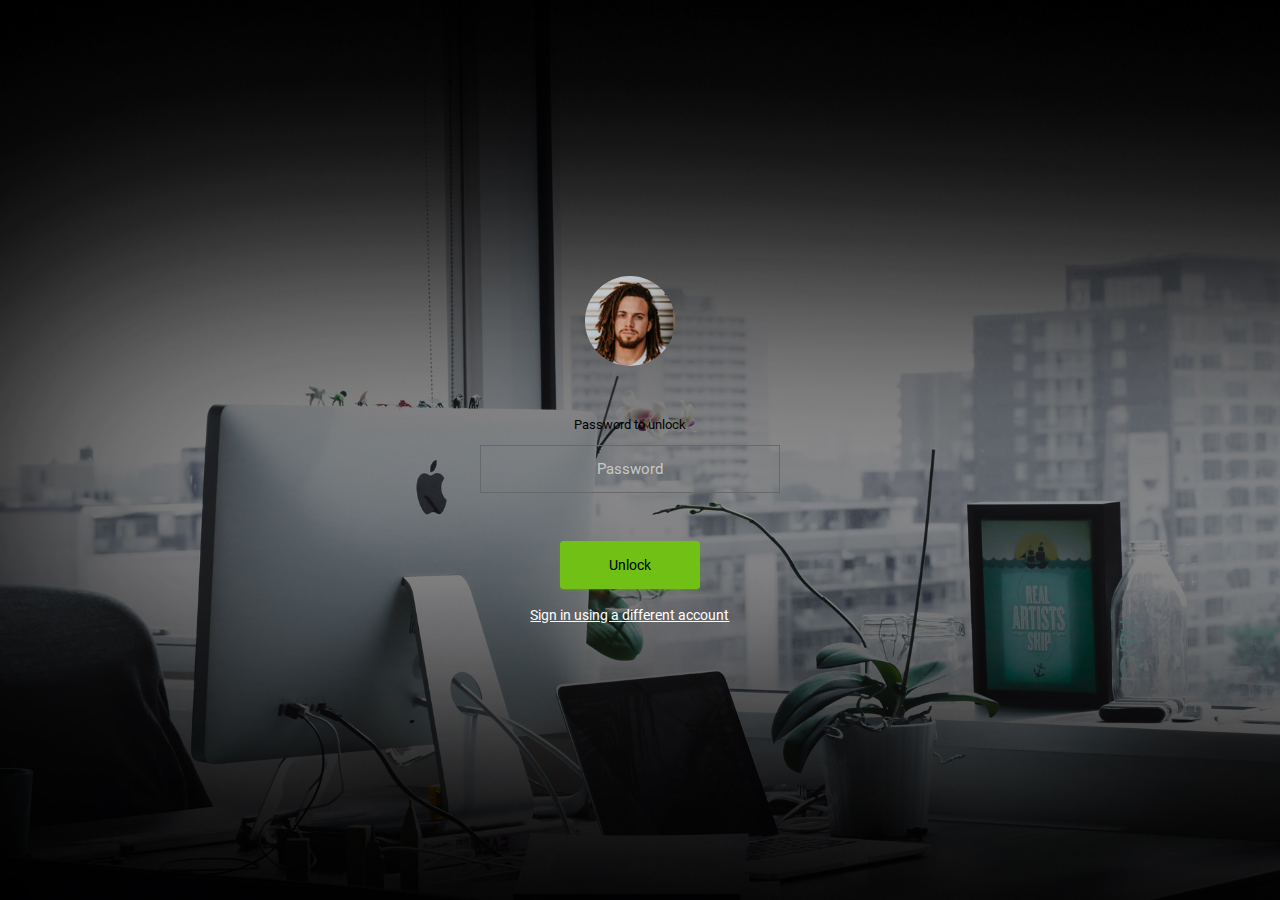
<file: AgricultureUI/wwwroot/web/template/pages/samples/lock-screen.html>
<!DOCTYPE html>
<html lang="en">

<head>
  <!-- Required meta tags -->
  <meta charset="utf-8">
  <meta name="viewport" content="width=device-width, initial-scale=1, shrink-to-fit=no">
  <title>Majestic Admin</title>
  <!-- plugins:css -->
  <link rel="stylesheet" href="../../vendors/mdi/css/materialdesignicons.min.css">
  <link rel="stylesheet" href="../../vendors/base/vendor.bundle.base.css">
  <!-- endinject -->
  <!-- plugin css for this page -->
  <!-- End plugin css for this page -->
  <!-- inject:css -->
  <link rel="stylesheet" href="../../css/style.css">
  <!-- endinject -->
  <link rel="shortcut icon" href="../../images/favicon.png" />
</head>

<body>
  <div class="container-scroller">
    <div class="container-fluid page-body-wrapper full-page-wrapper">
      <div class="content-wrapper d-flex align-items-center auth lock-full-bg">
        <div class="row w-100">
          <div class="col-lg-4 mx-auto">
            <div class="auth-form-transparent text-left p-5 text-center">
              <img src="../../images/faces/face13.jpg" class="lock-profile-img" alt="img">
              <form class="pt-5">
                <div class="form-group">
                  <label for="examplePassword1">Password to unlock</label>
                  <input type="password" class="form-control text-center" id="examplePassword1" placeholder="Password">
                </div>
                <div class="mt-5">
                  <a class="btn btn-block btn-success btn-lg font-weight-medium" href="../../index.html">Unlock</a>
                </div>
                <div class="mt-3 text-center">
                  <a href="#" class="auth-link text-white">Sign in using a different account</a>
                </div>
              </form>
            </div>
          </div>
        </div>
      </div>
      <!-- content-wrapper ends -->
    </div>
    <!-- page-body-wrapper ends -->
  </div>
  <!-- container-scroller -->
  <!-- plugins:js -->
  <script src="../../vendors/base/vendor.bundle.base.js"></script>
  <!-- endinject -->
  <!-- inject:js -->
  <script src="../../js/off-canvas.js"></script>
  <script src="../../js/hoverable-collapse.js"></script>
  <script src="../../js/template.js"></script>
  <!-- endinject -->
</body>

</html>
</file>
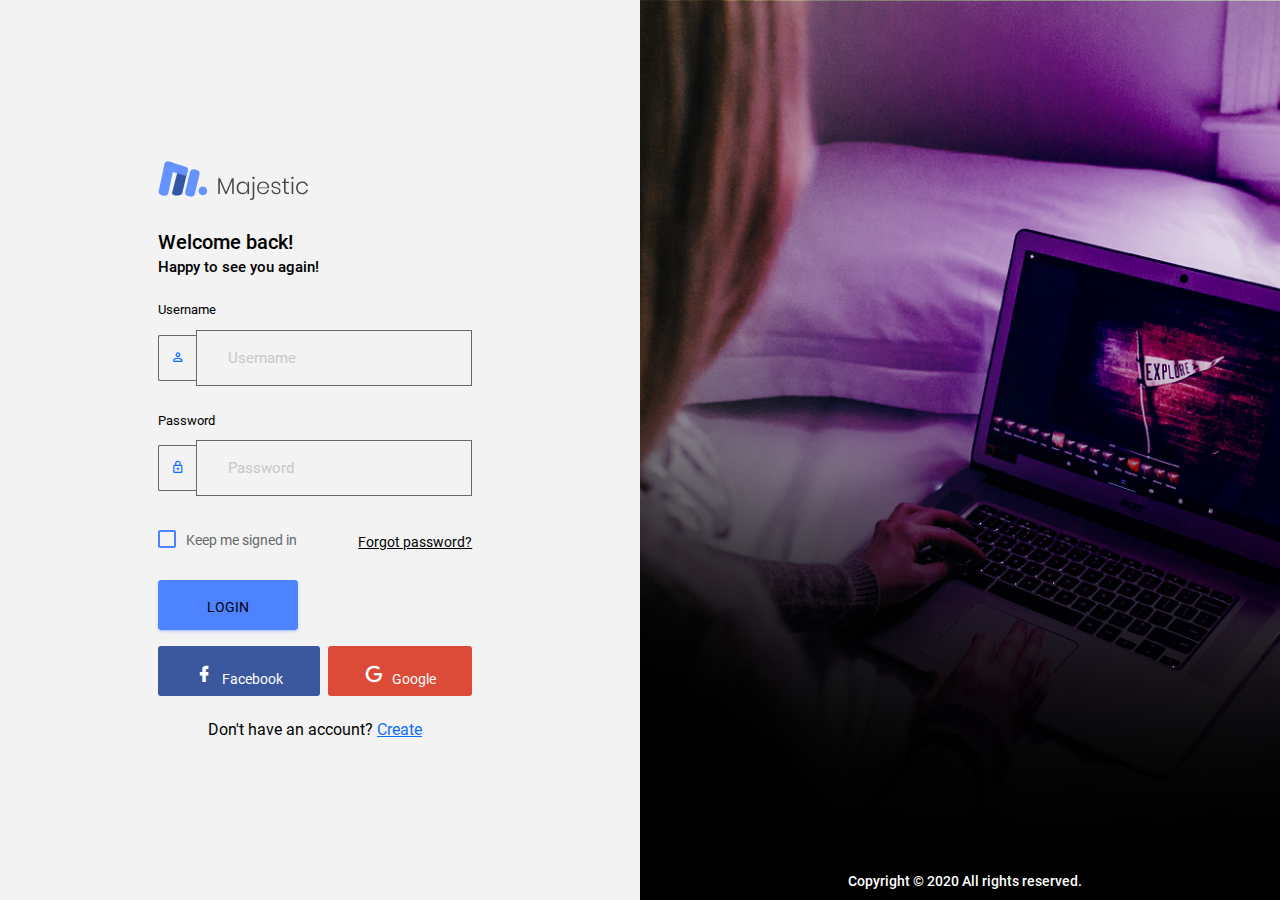
<file: AgricultureUI/wwwroot/web/template/pages/samples/login-2.html>
<!DOCTYPE html>
<html lang="en">

<head>
  <!-- Required meta tags -->
  <meta charset="utf-8">
  <meta name="viewport" content="width=device-width, initial-scale=1, shrink-to-fit=no">
  <title>Majestic Admin</title>
  <!-- plugins:css -->
  <link rel="stylesheet" href="../../vendors/mdi/css/materialdesignicons.min.css">
  <link rel="stylesheet" href="../../vendors/base/vendor.bundle.base.css">
  <!-- endinject -->
  <!-- plugin css for this page -->
  <!-- End plugin css for this page -->
  <!-- inject:css -->
  <link rel="stylesheet" href="../../css/style.css">
  <!-- endinject -->
  <link rel="shortcut icon" href="../../images/favicon.png" />
</head>

<body>
  <div class="container-scroller">
    <div class="container-fluid page-body-wrapper full-page-wrapper">
      <div class="content-wrapper d-flex align-items-stretch auth auth-img-bg">
        <div class="row flex-grow">
          <div class="col-lg-6 d-flex align-items-center justify-content-center">
            <div class="auth-form-transparent text-left p-3">
              <div class="brand-logo">
                <img src="../../images/logo.svg" alt="logo">
              </div>
              <h4>Welcome back!</h4>
              <h6 class="font-weight-light">Happy to see you again!</h6>
              <form class="pt-3">
                <div class="form-group">
                  <label for="exampleInputEmail">Username</label>
                  <div class="input-group">
                    <div class="input-group-prepend bg-transparent">
                      <span class="input-group-text bg-transparent border-right-0">
                        <i class="mdi mdi-account-outline text-primary"></i>
                      </span>
                    </div>
                    <input type="text" class="form-control form-control-lg border-left-0" id="exampleInputEmail" placeholder="Username">
                  </div>
                </div>
                <div class="form-group">
                  <label for="exampleInputPassword">Password</label>
                  <div class="input-group">
                    <div class="input-group-prepend bg-transparent">
                      <span class="input-group-text bg-transparent border-right-0">
                        <i class="mdi mdi-lock-outline text-primary"></i>
                      </span>
                    </div>
                    <input type="password" class="form-control form-control-lg border-left-0" id="exampleInputPassword" placeholder="Password">                        
                  </div>
                </div>
                <div class="my-2 d-flex justify-content-between align-items-center">
                  <div class="form-check">
                    <label class="form-check-label text-muted">
                      <input type="checkbox" class="form-check-input">
                      Keep me signed in
                    </label>
                  </div>
                  <a href="#" class="auth-link text-black">Forgot password?</a>
                </div>
                <div class="my-3">
                  <a class="btn btn-block btn-primary btn-lg font-weight-medium auth-form-btn" href="../../index.html">LOGIN</a>
                </div>
                <div class="mb-2 d-flex">
                  <button type="button" class="btn btn-facebook auth-form-btn flex-grow me-1">
                    <i class="mdi mdi-facebook me-2"></i>Facebook
                  </button>
                  <button type="button" class="btn btn-google auth-form-btn flex-grow ms-1">
                    <i class="mdi mdi-google me-2"></i>Google
                  </button>
                </div>
                <div class="text-center mt-4 font-weight-light">
                  Don't have an account? <a href="register-2.html" class="text-primary">Create</a>
                </div>
              </form>
            </div>
          </div>
          <div class="col-lg-6 login-half-bg d-flex flex-row">
            <p class="text-white font-weight-medium text-center flex-grow align-self-end">Copyright &copy; 2020  All rights reserved.</p>
          </div>
        </div>
      </div>
      <!-- content-wrapper ends -->
    </div>
    <!-- page-body-wrapper ends -->
  </div>
  <!-- container-scroller -->
  <!-- plugins:js -->
  <script src="../../vendors/base/vendor.bundle.base.js"></script>
  <!-- endinject -->
  <!-- inject:js -->
  <script src="../../js/off-canvas.js"></script>
  <script src="../../js/hoverable-collapse.js"></script>
  <script src="../../js/template.js"></script>
  <!-- endinject -->
</body>

</html>
</file>
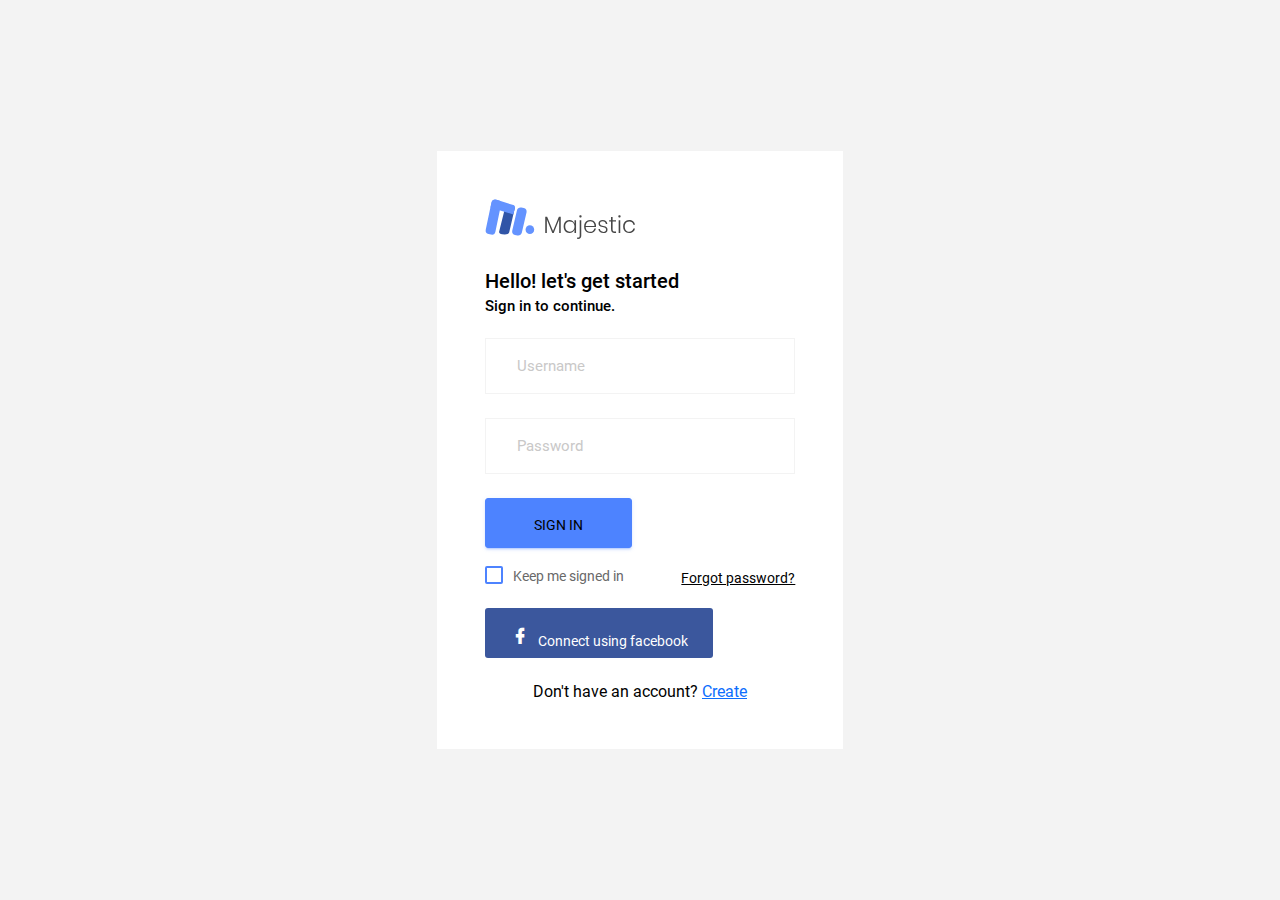
<file: AgricultureUI/wwwroot/web/template/pages/samples/login.html>
<!DOCTYPE html>
<html lang="en">

<head>
  <!-- Required meta tags -->
  <meta charset="utf-8">
  <meta name="viewport" content="width=device-width, initial-scale=1, shrink-to-fit=no">
  <title>Majestic Admin</title>
  <!-- plugins:css -->
  <link rel="stylesheet" href="../../vendors/mdi/css/materialdesignicons.min.css">
  <link rel="stylesheet" href="../../vendors/base/vendor.bundle.base.css">
  <!-- endinject -->
  <!-- plugin css for this page -->
  <!-- End plugin css for this page -->
  <!-- inject:css -->
  <link rel="stylesheet" href="../../css/style.css">
  <!-- endinject -->
  <link rel="shortcut icon" href="../../images/favicon.png" />
</head>

<body>
  <div class="container-scroller">
    <div class="container-fluid page-body-wrapper full-page-wrapper">
      <div class="content-wrapper d-flex align-items-center auth px-0">
        <div class="row w-100 mx-0">
          <div class="col-lg-4 mx-auto">
            <div class="auth-form-light text-left py-5 px-4 px-sm-5">
              <div class="brand-logo">
                <img src="../../images/logo.svg" alt="logo">
              </div>
              <h4>Hello! let's get started</h4>
              <h6 class="font-weight-light">Sign in to continue.</h6>
              <form class="pt-3">
                <div class="form-group">
                  <input type="email" class="form-control form-control-lg" id="exampleInputEmail1" placeholder="Username">
                </div>
                <div class="form-group">
                  <input type="password" class="form-control form-control-lg" id="exampleInputPassword1" placeholder="Password">
                </div>
                <div class="mt-3">
                  <a class="btn btn-block btn-primary btn-lg font-weight-medium auth-form-btn" href="../../index.html">SIGN IN</a>
                </div>
                <div class="my-2 d-flex justify-content-between align-items-center">
                  <div class="form-check">
                    <label class="form-check-label text-muted">
                      <input type="checkbox" class="form-check-input">
                      Keep me signed in
                    </label>
                  </div>
                  <a href="#" class="auth-link text-black">Forgot password?</a>
                </div>
                <div class="mb-2">
                  <button type="button" class="btn btn-block btn-facebook auth-form-btn">
                    <i class="mdi mdi-facebook me-2"></i>Connect using facebook
                  </button>
                </div>
                <div class="text-center mt-4 font-weight-light">
                  Don't have an account? <a href="register.html" class="text-primary">Create</a>
                </div>
              </form>
            </div>
          </div>
        </div>
      </div>
      <!-- content-wrapper ends -->
    </div>
    <!-- page-body-wrapper ends -->
  </div>
  <!-- container-scroller -->
  <!-- plugins:js -->
  <script src="../../vendors/base/vendor.bundle.base.js"></script>
  <!-- endinject -->
  <!-- inject:js -->
  <script src="../../js/off-canvas.js"></script>
  <script src="../../js/hoverable-collapse.js"></script>
  <script src="../../js/template.js"></script>
  <!-- endinject -->
</body>

</html>
</file>
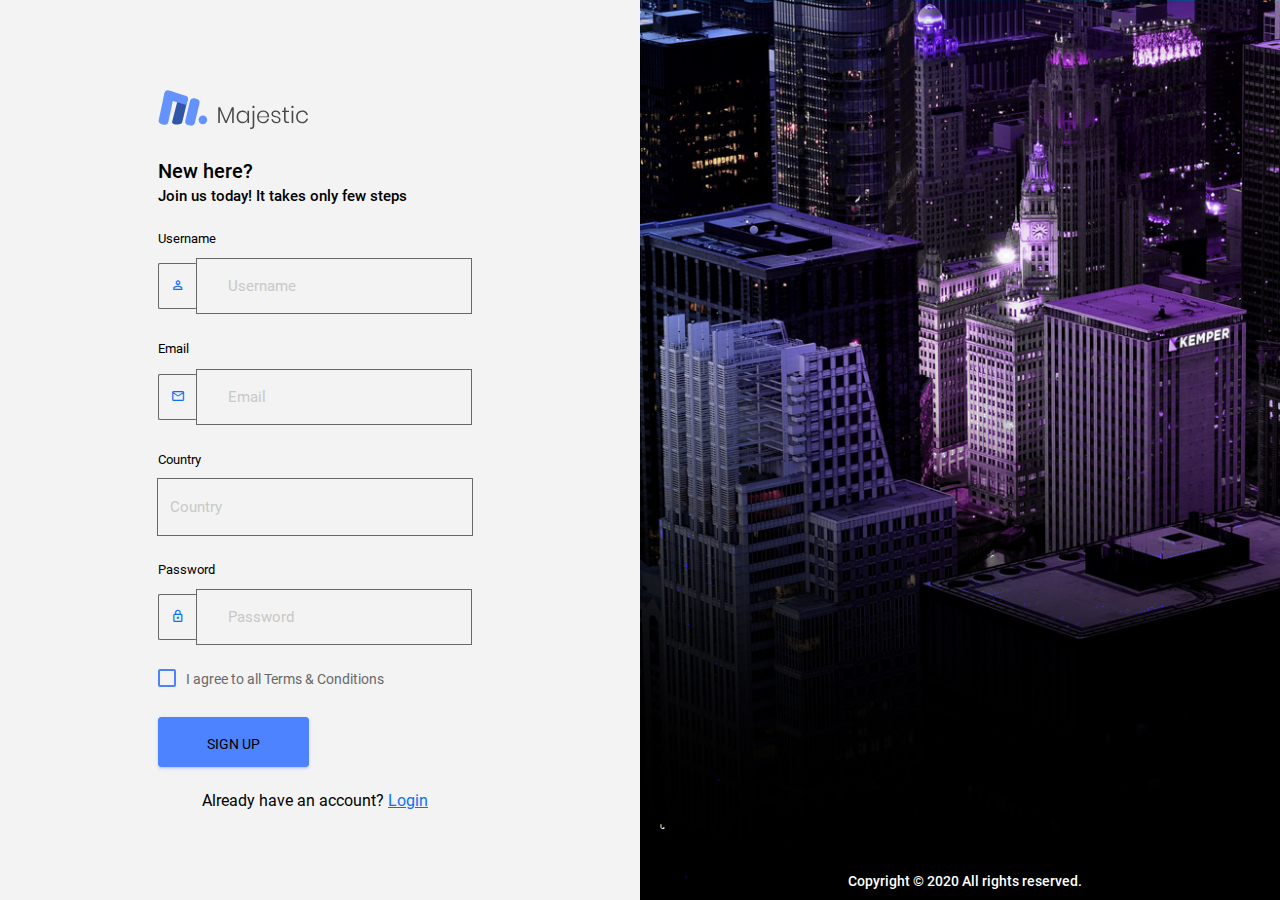
<file: AgricultureUI/wwwroot/web/template/pages/samples/register-2.html>
<!DOCTYPE html>
<html lang="en">

<head>
  <!-- Required meta tags -->
  <meta charset="utf-8">
  <meta name="viewport" content="width=device-width, initial-scale=1, shrink-to-fit=no">
  <title>Majestic Admin</title>
  <!-- plugins:css -->
  <link rel="stylesheet" href="../../vendors/mdi/css/materialdesignicons.min.css">
  <link rel="stylesheet" href="../../vendors/base/vendor.bundle.base.css">
  <!-- endinject -->
  <!-- plugin css for this page -->
  <!-- End plugin css for this page -->
  <!-- inject:css -->
  <link rel="stylesheet" href="../../css/style.css">
  <!-- endinject -->
  <link rel="shortcut icon" href="../../images/favicon.png" />
</head>

<body>
  <div class="container-scroller">
    <div class="container-fluid page-body-wrapper full-page-wrapper">
      <div class="content-wrapper d-flex align-items-stretch auth auth-img-bg">
        <div class="row flex-grow">
          <div class="col-lg-6 d-flex align-items-center justify-content-center">
            <div class="auth-form-transparent text-left p-3">
              <div class="brand-logo">
                <img src="../../images/logo.svg" alt="logo">
              </div>
              <h4>New here?</h4>
              <h6 class="font-weight-light">Join us today! It takes only few steps</h6>
              <form class="pt-3">
                <div class="form-group">
                  <label>Username</label>
                  <div class="input-group">
                    <div class="input-group-prepend bg-transparent">
                      <span class="input-group-text bg-transparent border-right-0">
                        <i class="mdi mdi-account-outline text-primary"></i>
                      </span>
                    </div>
                    <input type="text" class="form-control form-control-lg border-left-0" placeholder="Username">
                  </div>
                </div>
                <div class="form-group">
                  <label>Email</label>
                  <div class="input-group">
                    <div class="input-group-prepend bg-transparent">
                      <span class="input-group-text bg-transparent border-right-0">
                        <i class="mdi mdi-email-outline text-primary"></i>
                      </span>
                    </div>
                    <input type="email" class="form-control form-control-lg border-left-0" placeholder="Email">
                  </div>
                </div>
                <div class="form-group">
                  <label>Country</label>
                  <select class="form-control form-control-lg" id="exampleFormControlSelect2">
                    <option>Country</option>
                    <option>United States of America</option>
                    <option>United Kingdom</option>
                    <option>India</option>
                    <option>Germany</option>
                    <option>Argentina</option>
                  </select>
                </div>
                <div class="form-group">
                  <label>Password</label>
                  <div class="input-group">
                    <div class="input-group-prepend bg-transparent">
                      <span class="input-group-text bg-transparent border-right-0">
                        <i class="mdi mdi-lock-outline text-primary"></i>
                      </span>
                    </div>
                    <input type="password" class="form-control form-control-lg border-left-0" id="exampleInputPassword" placeholder="Password">                        
                  </div>
                </div>
                <div class="mb-4">
                  <div class="form-check">
                    <label class="form-check-label text-muted">
                      <input type="checkbox" class="form-check-input">
                      I agree to all Terms & Conditions
                    </label>
                  </div>
                </div>
                <div class="mt-3">
                  <a class="btn btn-block btn-primary btn-lg font-weight-medium auth-form-btn" href="../../index.html">SIGN UP</a>
                </div>
                <div class="text-center mt-4 font-weight-light">
                  Already have an account? <a href="login.html" class="text-primary">Login</a>
                </div>
              </form>
            </div>
          </div>
          <div class="col-lg-6 register-half-bg d-flex flex-row">
            <p class="text-white font-weight-medium text-center flex-grow align-self-end">Copyright &copy; 2020  All rights reserved.</p>
          </div>
        </div>
      </div>
      <!-- content-wrapper ends -->
    </div>
    <!-- page-body-wrapper ends -->
  </div>
  <!-- container-scroller -->
  <!-- plugins:js -->
  <script src="../../vendors/base/vendor.bundle.base.js"></script>
  <!-- endinject -->
  <!-- inject:js -->
  <script src="../../js/off-canvas.js"></script>
  <script src="../../js/hoverable-collapse.js"></script>
  <script src="../../js/template.js"></script>
  <!-- endinject -->
</body>

</html>
</file>
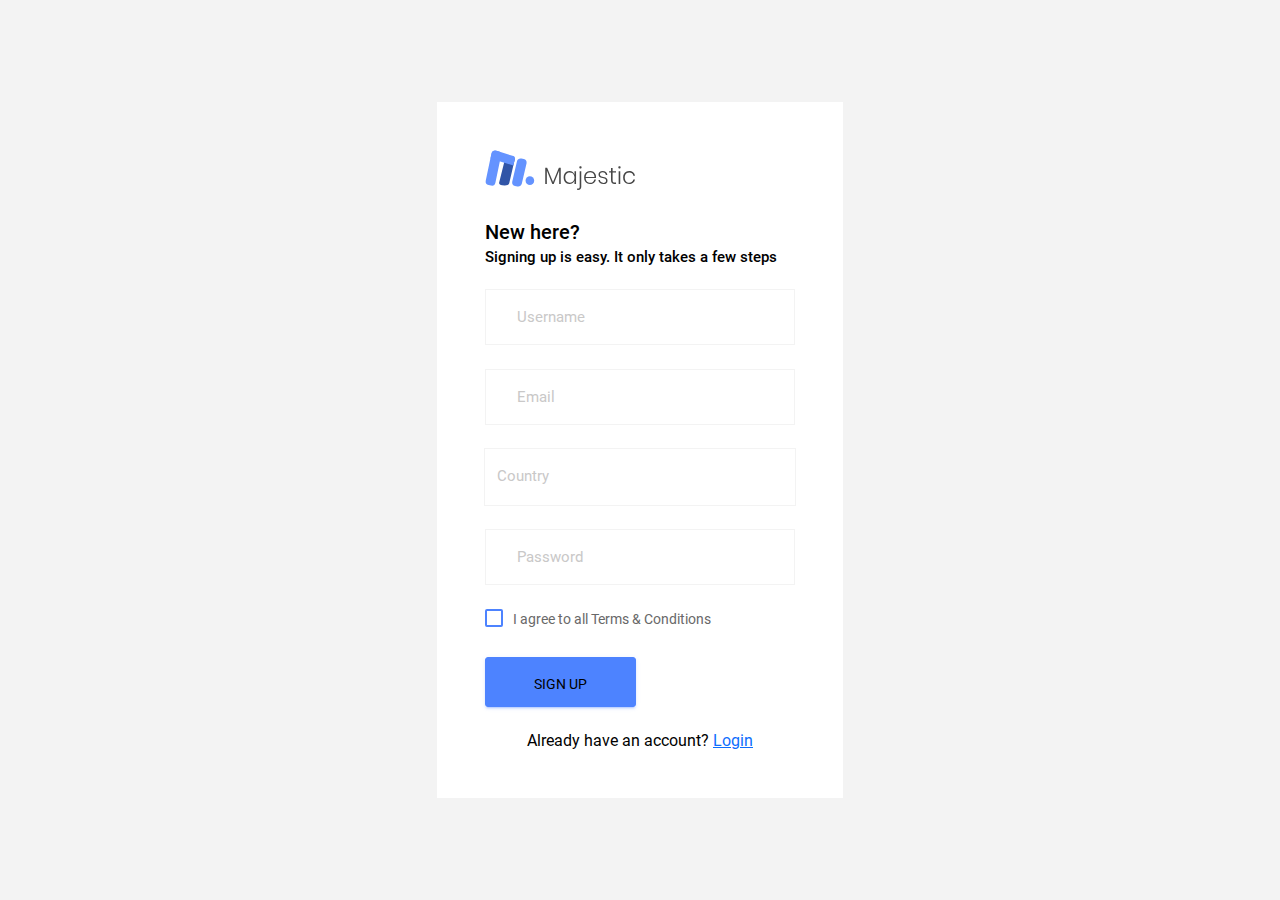
<file: AgricultureUI/wwwroot/web/template/pages/samples/register.html>
<!DOCTYPE html>
<html lang="en">

<head>
  <!-- Required meta tags -->
  <meta charset="utf-8">
  <meta name="viewport" content="width=device-width, initial-scale=1, shrink-to-fit=no">
  <title>Majestic Admin</title>
  <!-- plugins:css -->
  <link rel="stylesheet" href="../../vendors/mdi/css/materialdesignicons.min.css">
  <link rel="stylesheet" href="../../vendors/base/vendor.bundle.base.css">
  <!-- endinject -->
  <!-- plugin css for this page -->
  <!-- End plugin css for this page -->
  <!-- inject:css -->
  <link rel="stylesheet" href="../../css/style.css">
  <!-- endinject -->
  <link rel="shortcut icon" href="../../images/favicon.png" />
</head>

<body>
  <div class="container-scroller">
    <div class="container-fluid page-body-wrapper full-page-wrapper">
      <div class="content-wrapper d-flex align-items-center auth px-0">
        <div class="row w-100 mx-0">
          <div class="col-lg-4 mx-auto">
            <div class="auth-form-light text-left py-5 px-4 px-sm-5">
              <div class="brand-logo">
                <img src="../../images/logo.svg" alt="logo">
              </div>
              <h4>New here?</h4>
              <h6 class="font-weight-light">Signing up is easy. It only takes a few steps</h6>
              <form class="pt-3">
                <div class="form-group">
                  <input type="text" class="form-control form-control-lg" id="exampleInputUsername1" placeholder="Username">
                </div>
                <div class="form-group">
                  <input type="email" class="form-control form-control-lg" id="exampleInputEmail1" placeholder="Email">
                </div>
                <div class="form-group">
                  <select class="form-control form-control-lg" id="exampleFormControlSelect2">
                    <option>Country</option>
                    <option>United States of America</option>
                    <option>United Kingdom</option>
                    <option>India</option>
                    <option>Germany</option>
                    <option>Argentina</option>
                  </select>
                </div>
                <div class="form-group">
                  <input type="password" class="form-control form-control-lg" id="exampleInputPassword1" placeholder="Password">
                </div>
                <div class="mb-4">
                  <div class="form-check">
                    <label class="form-check-label text-muted">
                      <input type="checkbox" class="form-check-input">
                      I agree to all Terms & Conditions
                    </label>
                  </div>
                </div>
                <div class="mt-3">
                  <a class="btn btn-block btn-primary btn-lg font-weight-medium auth-form-btn" href="../../index.html">SIGN UP</a>
                </div>
                <div class="text-center mt-4 font-weight-light">
                  Already have an account? <a href="login.html" class="text-primary">Login</a>
                </div>
              </form>
            </div>
          </div>
        </div>
      </div>
      <!-- content-wrapper ends -->
    </div>
    <!-- page-body-wrapper ends -->
  </div>
  <!-- container-scroller -->
  <!-- plugins:js -->
  <script src="../../vendors/base/vendor.bundle.base.js"></script>
  <!-- endinject -->
  <!-- inject:js -->
  <script src="../../js/off-canvas.js"></script>
  <script src="../../js/hoverable-collapse.js"></script>
  <script src="../../js/template.js"></script>
  <!-- endinject -->
</body>

</html>
</file>
<file: AgricultureUI/wwwroot/web/template/vendors/base/vendor.bundle.base.css>
/*
 * Container style
 */
.ps {
  overflow: hidden !important;
  overflow-anchor: none;
  -ms-overflow-style: none;
  touch-action: auto;
  -ms-touch-action: auto;
}

/*
 * Scrollbar rail styles
 */
.ps__rail-x {
  display: none;
  opacity: 0;
  transition: background-color .2s linear, opacity .2s linear;
  -webkit-transition: background-color .2s linear, opacity .2s linear;
  height: 15px;
  /* there must be 'bottom' or 'top' for ps__rail-x */
  bottom: 0px;
  /* please don't change 'position' */
  position: absolute;
}

.ps__rail-y {
  display: none;
  opacity: 0;
  transition: background-color .2s linear, opacity .2s linear;
  -webkit-transition: background-color .2s linear, opacity .2s linear;
  width: 15px;
  /* there must be 'right' or 'left' for ps__rail-y */
  right: 0;
  /* please don't change 'position' */
  position: absolute;
}

.ps--active-x > .ps__rail-x,
.ps--active-y > .ps__rail-y {
  display: block;
  background-color: transparent;
}

.ps:hover > .ps__rail-x,
.ps:hover > .ps__rail-y,
.ps--focus > .ps__rail-x,
.ps--focus > .ps__rail-y,
.ps--scrolling-x > .ps__rail-x,
.ps--scrolling-y > .ps__rail-y {
  opacity: 0.6;
}

.ps .ps__rail-x:hover,
.ps .ps__rail-y:hover,
.ps .ps__rail-x:focus,
.ps .ps__rail-y:focus,
.ps .ps__rail-x.ps--clicking,
.ps .ps__rail-y.ps--clicking {
  background-color: #eee;
  opacity: 0.9;
}

/*
 * Scrollbar thumb styles
 */
.ps__thumb-x {
  background-color: #aaa;
  border-radius: 6px;
  transition: background-color .2s linear, height .2s ease-in-out;
  -webkit-transition: background-color .2s linear, height .2s ease-in-out;
  height: 6px;
  /* there must be 'bottom' for ps__thumb-x */
  bottom: 2px;
  /* please don't change 'position' */
  position: absolute;
}

.ps__thumb-y {
  background-color: #aaa;
  border-radius: 6px;
  transition: background-color .2s linear, width .2s ease-in-out;
  -webkit-transition: background-color .2s linear, width .2s ease-in-out;
  width: 6px;
  /* there must be 'right' for ps__thumb-y */
  right: 2px;
  /* please don't change 'position' */
  position: absolute;
}

.ps__rail-x:hover > .ps__thumb-x,
.ps__rail-x:focus > .ps__thumb-x,
.ps__rail-x.ps--clicking .ps__thumb-x {
  background-color: #999;
  height: 11px;
}

.ps__rail-y:hover > .ps__thumb-y,
.ps__rail-y:focus > .ps__thumb-y,
.ps__rail-y.ps--clicking .ps__thumb-y {
  background-color: #999;
  width: 11px;
}

/* MS supports */
@supports (-ms-overflow-style: none) {
  .ps {
    overflow: auto !important;
  }
}

@media screen and (-ms-high-contrast: active), (-ms-high-contrast: none) {
  .ps {
    overflow: auto !important;
  }
}
</file>
<file: AgricultureUI/wwwroot/panel/css/style.css>
/*--
    Author: W3layouts
    Author URL: http://w3layouts.com
--*/
/* reset code */
html {
    scroll-behavior: smooth;
}

body,
html {
    margin: 0;
    padding: 0;
    color: #585858;
}

* {
    box-sizing: border-box;
    font-family: -apple-system, BlinkMacSystemFont, "Segoe UI", Roboto, Oxygen-Sans, Ubuntu, Cantarell, "Helvetica Neue", sans-serif;
}

/*  wrapper */
.wrapper {
    width: 100%;
    padding-right: 15px;
    padding-left: 15px;
    margin-right: auto;
    margin-left: auto;
}

@media (min-width: 576px) {
    .wrapper {
        max-width: 540px;
    }
}

@media (min-width: 768px) {
    .wrapper {
        max-width: 720px;
    }
}

@media (min-width: 992px) {
    .wrapper {
        max-width: 960px;
    }
}

@media (min-width: 1200px) {
    .wrapper {
        max-width: 1140px;
    }
}

/*  /wrapper */

.d-grid {
    display: grid;
}

button,
input,
select {
    -webkit-appearance: none;
    outline: none;
}

button,
.btn,
select {
    cursor: pointer;
}

a {
    text-decoration: none;
}

h1,
h2,
h3,
h4,
h5,
h6,
p,
ul,
ol {
    margin: 0;
    padding: 0;
}


.w3l-login {
    position: relative;
    height: 100vh;
    background: url(../images/bgimage.jpg) no-repeat 0px 0px;
    background-size: cover;
}

.logo {
    text-align: center;
}

a.brand-logo {
    color: #000000;
    color: #fff;
    font-size: 42px;
}

.w3l-login .overlay {
    background: linear-gradient(to right, rgba(29, 75, 174, 0.38), rgba(79, 219, 146, 0.44));
    display: grid;
    padding: 30px 0px;
    align-items: center;
    min-height: 100vh;
}

.w3l-login .form-section {
    max-width: 400px;
    margin: 20px auto;
    padding: 2rem 3rem;
    border-radius: 4px;
    box-shadow: 0px 9px 24px 5px rgba(0, 0, 0, 0.04);
    background: #fff;
}

    .w3l-login .form-section h3 {
        font-size: 30px;
        line-height: 40px;
        color: #090909;
        text-align: center;
        margin-bottom: 5px;
        font-weight: 600;
    }

    .w3l-login .form-section h6 {
        font-size: 15px;
        color: #5a5a5a;
        text-align: center;
        margin-bottom: 20px;
    }

.w3l-login .form-input input[type="email"],
.w3l-login .form-input input[type="password"],
.w3l-login .form-input input[type="text"] {
    background: #fff;
    border: none;
    outline: none;
    width: 100%;
    font-size: 16px;
    padding: 18px;
    color: #000;
    -webkit-appearance: none;
    border: 1px solid #eee;
    border-radius: 4px;
}

    .w3l-login .form-input input[type="email"]:focus,
    .w3l-login .form-input input[type="password"]:focus,
    .w3l-login .form-input input[type="text"]:focus {
        background: #fff;
        color: #090909;
        border: 1px solid #00d679;
        border-radius: 4px;
    }

.w3l-login .form-input {
    margin: 10px 0 10px 0;
    background: rgba(249, 250, 255, 0.09);
    display: grid;
    align-items: center;
    border: 1px solid #dcdcdc;
    border-radius: 4px;
}

.w3l-login .checkbox {
    width: 16px;
    height: 16px;
    color: #F5F9FC;
    background: #304659;
    float: left;
}

.w3l-login p.remember {
    line-height: 20px;
    color: #5a5a5a;
    font-size: 13px;
}

.w3l-login .new-signup a {
    font-size: 15px;
    margin-top: 30px;
    display: block;
    color: #5a5a5a;
    text-align: center;
}

.w3l-login p.signup a:hover {
    text-decoration: underline;
}

.w3l-login p.signup a {
    font-weight: bold;
    color: #007542;
}

.w3l-login .new-signup a:hover {
    text-decoration: underline;
}

.w3l-login p.signup {
    color: #5a5a5a;
    font-size: 15px;
    display: block;
    margin-top: 20px;
    padding-top: 20px;
    text-align: center;
    border-top: 1px solid #dcdcdc;
}

.w3l-login .social-icons {
    display: grid;
    grid-gap: 10px;
    align-items: center;
}

.w3l-login .continue {
    position: relative;
    border-top: 1px solid #eee;
    margin: 20px 0;
}

.w3l-login button.btn {
    opacity: 0.8;
    width: 100%;
}

    .w3l-login button.btn:hover {
        opacity: 1;
    }

.w3l-login .check-remaind input {
    position: absolute;
    opacity: 0;
    cursor: pointer;
    height: 0;
    width: 0;
}

.w3l-login .check-remaind {
    display: block;
    position: relative;
    padding-left: 25px;
    cursor: pointer;
    margin: 20px 0px 0 0;
    font-size: 20px;
    -webkit-user-select: none;
    -moz-user-select: none;
    -ms-user-select: none;
    user-select: none;
}

    .w3l-login .check-remaind input {
        position: absolute;
        opacity: 0;
        cursor: pointer;
        height: 0;
        width: 0;
    }

.w3l-login .checkmark {
    position: absolute;
    top: 0px;
    left: 0;
    height: 18px;
    width: 18px;
    background-color: #E1E9F0;
}

.w3l-login .ccheck-remaind:hover input ~ .checkmark {
    background-color: #00d679;
}

.w3l-login .check-remaind input:checked ~ .checkmark {
    background-color: #00d679;
}

.w3l-login .checkmark:after {
    content: "";
    position: absolute;
    display: none;
}

.w3l-login .check-remaind input:checked ~ .checkmark:after {
    display: block;
}

.w3l-login .check-remaind .checkmark:after {
    left: 6px;
    top: 3px;
    width: 4px;
    height: 8px;
    border: solid white;
    border-width: 0 2px 2px 0;
    transform: rotate(45deg);
}

.theme-button {
    transition: 0.3s ease-out;
    display: inline-block;
    line-height: 52px;
    font-weight: 700;
    font-size: 14px;
    margin: 0px;
    padding: 0px 30px;
    text-transform: uppercase;
    border: none;
    background-color: #00d679;
    color: #fff;
    border-radius: 4px;
    margin-top: 20px;
}


/*  copyright */
.copy-right {
    position: absolute;
    left: 0;
    right: 0;
    bottom: 25px;
}

    .copy-right p {
        color: #fff;
        font-size: 14px;
        line-height: 22px;
        text-align: center;
        padding: 0 15px;
    }

        .copy-right p a {
            color: #fff;
            font-size: 16px;
            text-decoration: underline;
        }

            .copy-right p a:hover {
                text-decoration: none;
            }

@media (max-width: 767px) {
    .copy-right {
        bottom: 5px;
    }
}

/*  /copyright */

@media (max-width: 1080px) {
    .w3l-login .overlay {
        padding: 20px 0px;
    }
}

@media (max-width: 414px) {
    .w3l-login .form-section h3 {
        font-size: 32px;
    }
}

#stars {
    width: 1px;
    height: 1px;
    background: transparent;
    box-shadow: 272px 730px #FFF, 1776px 1759px #FFF, 1095px 372px #FFF, 1946px 1764px #FFF, 1205px 1888px #FFF, 1468px 1233px #FFF, 263px 245px #FFF, 1189px 398px #FFF, 63px 1560px #FFF, 1664px 1274px #FFF, 612px 1247px #FFF, 1377px 925px #FFF, 276px 738px #FFF, 586px 78px #FFF, 169px 241px #FFF, 386px 117px #FFF, 64px 934px #FFF, 1544px 753px #FFF, 1193px 689px #FFF, 1366px 1223px #FFF, 551px 28px #FFF, 292px 1126px #FFF, 927px 742px #FFF, 1199px 1179px #FFF, 203px 1409px #FFF, 1209px 1951px #FFF, 843px 920px #FFF, 220px 96px #FFF, 158px 94px #FFF, 1483px 1931px #FFF, 1921px 1272px #FFF, 276px 1460px #FFF, 1765px 1744px #FFF, 1353px 1369px #FFF, 1779px 1425px #FFF, 806px 349px #FFF, 1154px 1906px #FFF, 1800px 765px #FFF, 1202px 1392px #FFF, 1278px 1671px #FFF, 87px 1267px #FFF, 1793px 1812px #FFF, 86px 844px #FFF, 634px 590px #FFF, 499px 1235px #FFF, 836px 1608px #FFF, 1753px 662px #FFF, 1198px 903px #FFF, 1821px 1805px #FFF, 125px 365px #FFF, 1199px 1467px #FFF, 640px 724px #FFF, 286px 1644px #FFF, 105px 1350px #FFF, 715px 907px #FFF, 1921px 86px #FFF, 719px 1917px #FFF, 737px 1621px #FFF, 1892px 791px #FFF, 138px 1401px #FFF, 1743px 621px #FFF, 1753px 383px #FFF, 1976px 1527px #FFF, 382px 39px #FFF, 1855px 1248px #FFF, 951px 552px #FFF, 93px 1012px #FFF, 1411px 483px #FFF, 824px 1847px #FFF, 326px 1696px #FFF, 445px 124px #FFF, 858px 1963px #FFF, 958px 1118px #FFF, 19px 1435px #FFF, 1380px 991px #FFF, 1646px 332px #FFF, 1201px 982px #FFF, 461px 601px #FFF, 1077px 254px #FFF, 915px 1822px #FFF, 232px 407px #FFF, 1953px 1574px #FFF, 1189px 1006px #FFF, 1593px 54px #FFF, 687px 437px #FFF, 1934px 255px #FFF, 879px 1087px #FFF, 1832px 134px #FFF, 1407px 1979px #FFF, 1367px 1451px #FFF, 1745px 627px #FFF, 348px 46px #FFF, 277px 750px #FFF, 1932px 1626px #FFF, 182px 1905px #FFF, 89px 1867px #FFF, 1098px 1783px #FFF, 1765px 766px #FFF, 2px 968px #FFF, 317px 1459px #FFF, 225px 386px #FFF, 1267px 195px #FFF, 1763px 1915px #FFF, 1557px 1119px #FFF, 1546px 1825px #FFF, 1509px 465px #FFF, 19px 1144px #FFF, 216px 294px #FFF, 1119px 89px #FFF, 348px 1284px #FFF, 1311px 1630px #FFF, 479px 1035px #FFF, 1822px 1362px #FFF, 1835px 1597px #FFF, 110px 1483px #FFF, 1931px 679px #FFF, 1178px 1730px #FFF, 208px 666px #FFF, 245px 1978px #FFF, 1224px 1429px #FFF, 1809px 101px #FFF, 881px 33px #FFF, 1920px 1976px #FFF, 1642px 1291px #FFF, 1659px 123px #FFF, 1134px 1835px #FFF, 346px 1687px #FFF, 763px 601px #FFF, 105px 1324px #FFF, 1487px 1942px #FFF, 296px 119px #FFF, 1768px 930px #FFF, 958px 865px #FFF, 1362px 1418px #FFF, 1562px 111px #FFF, 1513px 694px #FFF, 1533px 77px #FFF, 758px 1842px #FFF, 437px 1724px #FFF, 644px 289px #FFF, 1673px 1689px #FFF, 170px 1283px #FFF, 1067px 786px #FFF, 1788px 460px #FFF, 1110px 930px #FFF, 138px 930px #FFF, 813px 529px #FFF, 1048px 866px #FFF, 1885px 1594px #FFF, 141px 199px #FFF, 544px 864px #FFF, 1443px 148px #FFF, 1721px 1521px #FFF, 1804px 241px #FFF, 1810px 1326px #FFF, 1467px 867px #FFF, 1151px 289px #FFF, 1588px 1004px #FFF, 122px 464px #FFF, 910px 1922px #FFF, 242px 1045px #FFF, 159px 84px #FFF, 288px 1085px #FFF, 864px 1745px #FFF, 1266px 1313px #FFF, 1537px 22px #FFF, 606px 1413px #FFF, 194px 1743px #FFF, 812px 1728px #FFF, 461px 1770px #FFF, 1008px 1184px #FFF, 1730px 1245px #FFF, 1915px 1289px #FFF, 978px 1846px #FFF, 1934px 1478px #FFF, 459px 194px #FFF, 31px 66px #FFF, 731px 973px #FFF, 858px 1421px #FFF, 213px 1196px #FFF, 719px 732px #FFF, 965px 1122px #FFF, 1149px 1941px #FFF, 206px 1722px #FFF, 1921px 1497px #FFF, 784px 645px #FFF, 1809px 1935px #FFF, 538px 773px #FFF, 1875px 1465px #FFF, 290px 914px #FFF, 1494px 86px #FFF, 506px 979px #FFF, 658px 989px #FFF, 962px 1243px #FFF, 163px 24px #FFF, 875px 859px #FFF, 1254px 461px #FFF, 582px 780px #FFF, 1127px 670px #FFF, 1245px 584px #FFF, 1494px 480px #FFF, 1734px 767px #FFF, 511px 57px #FFF, 134px 1530px #FFF, 81px 691px #FFF, 948px 1554px #FFF, 183px 1106px #FFF, 1623px 1354px #FFF, 1823px 1710px #FFF, 1336px 624px #FFF, 1931px 1907px #FFF, 1867px 851px #FFF, 1718px 782px #FFF, 1731px 836px #FFF, 1053px 1026px #FFF, 88px 748px #FFF, 341px 1276px #FFF, 1515px 1704px #FFF, 1250px 198px #FFF, 764px 1141px #FFF, 1084px 1407px #FFF, 85px 1141px #FFF, 455px 1538px #FFF, 1949px 173px #FFF, 1125px 925px #FFF, 1453px 496px #FFF, 81px 1106px #FFF, 38px 173px #FFF, 1272px 1131px #FFF, 699px 1208px #FFF, 851px 1730px #FFF, 653px 1679px #FFF, 82px 1790px #FFF, 1043px 2px #FFF, 858px 135px #FFF, 1382px 1972px #FFF, 1834px 1507px #FFF, 39px 603px #FFF, 405px 600px #FFF, 1109px 1763px #FFF, 573px 446px #FFF, 1132px 1834px #FFF, 442px 921px #FFF, 1149px 546px #FFF, 509px 1519px #FFF, 1645px 1594px #FFF, 727px 19px #FFF, 894px 925px #FFF, 674px 223px #FFF, 214px 1384px #FFF, 1332px 1549px #FFF, 1917px 904px #FFF, 1265px 426px #FFF, 1774px 761px #FFF, 555px 1318px #FFF, 1126px 931px #FFF, 1993px 743px #FFF, 565px 879px #FFF, 1079px 58px #FFF, 1342px 895px #FFF, 141px 1820px #FFF, 574px 327px #FFF, 1225px 1216px #FFF, 368px 1451px #FFF, 1671px 589px #FFF, 1749px 1666px #FFF, 104px 835px #FFF, 1255px 1840px #FFF, 1351px 1397px #FFF, 587px 1531px #FFF, 1796px 130px #FFF, 1129px 1218px #FFF, 1031px 1672px #FFF, 819px 266px #FFF, 934px 259px #FFF, 1101px 566px #FFF, 100px 366px #FFF, 1022px 782px #FFF, 1971px 1807px #FFF, 63px 670px #FFF, 1843px 94px #FFF, 1623px 968px #FFF, 728px 375px #FFF, 347px 782px #FFF, 1520px 1349px #FFF, 159px 742px #FFF, 1640px 221px #FFF, 1492px 1670px #FFF, 1850px 1631px #FFF, 293px 346px #FFF, 824px 1429px #FFF, 1342px 613px #FFF, 264px 1047px #FFF, 232px 1208px #FFF, 1880px 994px #FFF, 1750px 1430px #FFF, 203px 962px #FFF, 647px 204px #FFF, 231px 1437px #FFF, 750px 708px #FFF, 906px 1829px #FFF, 618px 1940px #FFF, 525px 1358px #FFF, 158px 758px #FFF, 1198px 271px #FFF, 633px 1646px #FFF, 956px 1474px #FFF, 453px 1458px #FFF, 588px 1678px #FFF, 1570px 1538px #FFF, 855px 912px #FFF, 1260px 1988px #FFF, 1468px 1905px #FFF, 1550px 1132px #FFF, 367px 35px #FFF, 1013px 263px #FFF, 1050px 1948px #FFF, 235px 645px #FFF, 1871px 1197px #FFF, 958px 1474px #FFF, 376px 1264px #FFF, 934px 1630px #FFF, 1450px 385px #FFF, 1391px 966px #FFF, 1016px 223px #FFF, 672px 1029px #FFF, 1834px 1739px #FFF, 693px 649px #FFF, 1695px 979px #FFF, 1580px 1222px #FFF, 864px 1239px #FFF, 926px 1441px #FFF, 1108px 1993px #FFF, 1177px 1368px #FFF, 698px 698px #FFF, 527px 928px #FFF, 39px 816px #FFF, 1165px 1899px #FFF, 99px 984px #FFF, 1844px 184px #FFF, 858px 1142px #FFF, 244px 1897px #FFF, 1720px 1570px #FFF, 906px 1229px #FFF, 718px 176px #FFF, 1721px 397px #FFF, 1637px 313px #FFF, 46px 966px #FFF, 1021px 405px #FFF, 179px 634px #FFF, 1428px 616px #FFF, 616px 796px #FFF, 1842px 1946px #FFF, 1415px 1350px #FFF, 571px 1379px #FFF, 1064px 1319px #FFF, 1688px 1808px #FFF, 641px 1781px #FFF, 238px 320px #FFF, 22px 1143px #FFF, 1241px 1177px #FFF, 1043px 456px #FFF, 1379px 1198px #FFF, 430px 152px #FFF, 1294px 1722px #FFF, 157px 581px #FFF, 488px 1485px #FFF, 1426px 719px #FFF, 680px 979px #FFF, 578px 1169px #FFF, 212px 1535px #FFF, 1988px 199px #FFF, 1215px 1360px #FFF, 187px 62px #FFF, 287px 1383px #FFF, 528px 1820px #FFF, 1028px 1861px #FFF, 1193px 655px #FFF, 1766px 417px #FFF, 201px 960px #FFF, 1546px 1497px #FFF, 1433px 1144px #FFF, 1633px 983px #FFF, 586px 1442px #FFF, 1154px 1540px #FFF, 27px 871px #FFF, 673px 1783px #FFF, 1505px 818px #FFF, 644px 1992px #FFF, 91px 416px #FFF, 67px 645px #FFF, 1668px 1431px #FFF, 771px 1658px #FFF, 1551px 600px #FFF, 832px 531px #FFF, 1944px 605px #FFF, 325px 222px #FFF, 680px 1979px #FFF, 955px 1916px #FFF, 1052px 1982px #FFF, 1084px 168px #FFF, 442px 1617px #FFF, 1262px 981px #FFF, 645px 693px #FFF, 1940px 1689px #FFF, 706px 1404px #FFF, 152px 493px #FFF, 1331px 1847px #FFF, 537px 1918px #FFF, 297px 1974px #FFF, 1834px 1265px #FFF, 833px 1707px #FFF, 1520px 558px #FFF, 1805px 797px #FFF, 247px 664px #FFF, 1664px 320px #FFF, 1198px 410px #FFF, 1971px 1591px #FFF, 1881px 1709px #FFF, 445px 1505px #FFF, 835px 1931px #FFF, 1726px 573px #FFF, 737px 1037px #FFF, 1786px 933px #FFF, 1596px 1874px #FFF, 1021px 1563px #FFF, 919px 1135px #FFF, 1075px 1122px #FFF, 536px 460px #FFF, 1580px 635px #FFF, 687px 113px #FFF, 259px 1305px #FFF, 945px 1468px #FFF, 1130px 735px #FFF, 1472px 1030px #FFF, 1371px 43px #FFF, 491px 792px #FFF, 1330px 1451px #FFF, 1569px 785px #FFF, 614px 136px #FFF, 1205px 1534px #FFF, 209px 1808px #FFF, 1244px 848px #FFF, 1727px 1275px #FFF, 1468px 1910px #FFF, 1126px 1087px #FFF, 970px 191px #FFF, 1883px 441px #FFF, 173px 1515px #FFF, 1455px 437px #FFF, 412px 359px #FFF, 658px 969px #FFF, 836px 1304px #FFF, 796px 1981px #FFF, 1526px 1084px #FFF, 882px 81px #FFF, 659px 910px #FFF, 1555px 471px #FFF, 1520px 1232px #FFF, 1571px 305px #FFF, 1152px 1777px #FFF, 799px 1482px #FFF, 1543px 530px #FFF, 232px 1311px #FFF, 1944px 1485px #FFF, 796px 1782px #FFF, 464px 564px #FFF, 1228px 240px #FFF, 84px 533px #FFF, 1786px 77px #FFF, 1561px 300px #FFF, 934px 1739px #FFF, 243px 1691px #FFF, 40px 1196px #FFF, 1975px 1927px #FFF, 1348px 1334px #FFF, 9px 1770px #FFF, 1167px 1607px #FFF, 1864px 1039px #FFF, 1004px 504px #FFF, 1341px 642px #FFF, 895px 1954px #FFF, 158px 1006px #FFF, 1499px 1827px #FFF, 110px 1595px #FFF, 167px 1317px #FFF, 787px 940px #FFF, 1085px 1444px #FFF, 89px 1356px #FFF, 1715px 1964px #FFF, 542px 1172px #FFF, 79px 413px #FFF, 177px 1544px #FFF, 141px 1349px #FFF, 1177px 921px #FFF, 494px 1825px #FFF, 203px 774px #FFF, 1963px 766px #FFF, 418px 1935px #FFF, 14px 1227px #FFF, 1209px 1328px #FFF, 1193px 16px #FFF, 1858px 1530px #FFF, 1276px 1758px #FFF, 1623px 1480px #FFF, 1655px 888px #FFF, 554px 38px #FFF, 1581px 401px #FFF, 1183px 1567px #FFF, 1161px 1833px #FFF, 1047px 1979px #FFF, 1493px 840px #FFF, 1308px 1487px #FFF, 1657px 441px #FFF, 1427px 1826px #FFF, 916px 1544px #FFF, 1726px 1997px #FFF, 1929px 1976px #FFF, 861px 1380px #FFF, 138px 1731px #FFF, 1949px 712px #FFF, 1879px 327px #FFF, 618px 468px #FFF, 1622px 774px #FFF, 82px 237px #FFF, 835px 1306px #FFF, 1777px 648px #FFF, 757px 1123px #FFF, 1596px 1917px #FFF, 481px 287px #FFF, 1156px 1144px #FFF, 1057px 1807px #FFF, 1380px 498px #FFF, 1541px 873px #FFF, 1739px 192px #FFF, 1000px 1679px #FFF, 1078px 1156px #FFF, 1995px 1730px #FFF, 1609px 384px #FFF, 1495px 1964px #FFF, 513px 1147px #FFF, 1008px 1224px #FFF, 1346px 1109px #FFF, 1087px 1005px #FFF, 1953px 578px #FFF, 1699px 529px #FFF, 1192px 6px #FFF, 1208px 422px #FFF, 1402px 344px #FFF, 828px 1585px #FFF, 612px 738px #FFF, 1845px 896px #FFF, 803px 769px #FFF, 701px 333px #FFF, 750px 1209px #FFF, 1556px 50px #FFF, 1764px 1060px #FFF, 915px 173px #FFF, 1283px 1880px #FFF, 548px 1377px #FFF, 1493px 1449px #FFF, 834px 1321px #FFF, 910px 1114px #FFF, 1040px 1221px #FFF, 1090px 1930px #FFF, 1186px 418px #FFF, 985px 1679px #FFF, 1949px 1840px #FFF, 509px 1936px #FFF, 1140px 214px #FFF, 1227px 1810px #FFF, 1255px 1565px #FFF, 266px 807px #FFF, 1528px 1361px #FFF, 1749px 1413px #FFF, 207px 723px #FFF, 494px 647px #FFF, 1394px 1715px #FFF, 1911px 1757px #FFF, 512px 1341px #FFF, 333px 1544px #FFF, 500px 881px #FFF, 1059px 704px #FFF, 1489px 570px #FFF, 1115px 491px #FFF, 637px 943px #FFF, 1261px 215px #FFF, 777px 530px #FFF, 1543px 899px #FFF, 1433px 970px #FFF, 1386px 1349px #FFF, 378px 1121px #FFF, 649px 1252px #FFF, 624px 1150px #FFF, 1372px 1764px #FFF, 490px 909px #FFF, 1015px 155px #FFF, 1021px 41px #FFF, 725px 1819px #FFF, 1852px 1093px #FFF, 1907px 1294px #FFF, 1644px 286px #FFF, 120px 232px #FFF, 453px 824px #FFF, 1050px 533px #FFF, 1211px 1731px #FFF, 1449px 722px #FFF, 1957px 1783px #FFF, 1809px 1113px #FFF, 168px 1106px #FFF, 21px 6px #FFF, 1611px 1120px #FFF, 757px 170px #FFF, 485px 1036px #FFF, 1872px 456px #FFF, 107px 1134px #FFF, 1833px 260px #FFF, 468px 35px #FFF, 1225px 1332px #FFF, 1705px 1403px #FFF, 253px 401px #FFF, 589px 1040px #FFF, 1314px 601px #FFF, 1745px 121px #FFF, 395px 1735px #FFF, 1594px 1278px #FFF, 1915px 1830px #FFF, 1134px 885px #FFF, 1815px 1241px #FFF, 1524px 1454px #FFF, 349px 386px #FFF, 1362px 174px #FFF, 709px 1254px #FFF, 706px 1208px #FFF, 1981px 151px #FFF, 1095px 1704px #FFF, 294px 1531px #FFF, 1534px 149px #FFF, 425px 498px #FFF, 1522px 1567px #FFF, 1460px 868px #FFF, 451px 1954px #FFF, 331px 1149px #FFF, 1824px 830px #FFF, 13px 413px #FFF, 85px 1016px #FFF, 658px 1999px #FFF, 1841px 1414px #FFF, 366px 27px #FFF, 1491px 1601px #FFF, 849px 18px #FFF, 515px 988px #FFF, 1301px 1294px #FFF, 1734px 298px #FFF, 318px 1830px #FFF, 613px 599px #FFF, 341px 1398px #FFF, 707px 1783px #FFF, 81px 96px #FFF, 835px 525px #FFF, 854px 1296px #FFF, 1496px 150px #FFF, 515px 419px #FFF, 1689px 605px #FFF, 563px 461px #FFF, 4px 1622px #FFF, 1357px 1611px #FFF, 135px 1343px #FFF, 755px 1929px #FFF, 279px 1404px #FFF, 530px 1247px #FFF, 788px 709px #FFF, 832px 1213px #FFF, 1433px 944px #FFF, 982px 1286px #FFF, 1959px 841px #FFF, 174px 750px #FFF, 1826px 628px #FFF, 1653px 307px #FFF, 650px 149px #FFF, 250px 323px #FFF, 1589px 1394px #FFF, 152px 1327px #FFF, 1884px 1081px #FFF, 319px 1178px #FFF, 81px 1188px #FFF, 623px 1293px #FFF, 1005px 94px #FFF, 1453px 200px #FFF, 583px 247px #FFF, 402px 1548px #FFF, 811px 1991px #FFF, 428px 915px #FFF, 997px 782px #FFF, 61px 1297px #FFF, 479px 1457px #FFF, 1226px 817px #FFF, 1396px 1075px #FFF, 1289px 1683px #FFF, 1416px 444px #FFF;
    -webkit-animation: animStar 50s linear infinite;
    animation: animStar 50s linear infinite;
}

    #stars:after {
        content: " ";
        position: absolute;
        width: 1px;
        height: 1px;
        background: transparent;
        box-shadow: 272px 730px #FFF, 1776px 1759px #FFF, 1095px 372px #FFF, 1946px 1764px #FFF, 1205px 1888px #FFF, 1468px 1233px #FFF, 263px 245px #FFF, 1189px 398px #FFF, 63px 1560px #FFF, 1664px 1274px #FFF, 612px 1247px #FFF, 1377px 925px #FFF, 276px 738px #FFF, 586px 78px #FFF, 169px 241px #FFF, 386px 117px #FFF, 64px 934px #FFF, 1544px 753px #FFF, 1193px 689px #FFF, 1366px 1223px #FFF, 551px 28px #FFF, 292px 1126px #FFF, 927px 742px #FFF, 1199px 1179px #FFF, 203px 1409px #FFF, 1209px 1951px #FFF, 843px 920px #FFF, 220px 96px #FFF, 158px 94px #FFF, 1483px 1931px #FFF, 1921px 1272px #FFF, 276px 1460px #FFF, 1765px 1744px #FFF, 1353px 1369px #FFF, 1779px 1425px #FFF, 806px 349px #FFF, 1154px 1906px #FFF, 1800px 765px #FFF, 1202px 1392px #FFF, 1278px 1671px #FFF, 87px 1267px #FFF, 1793px 1812px #FFF, 86px 844px #FFF, 634px 590px #FFF, 499px 1235px #FFF, 836px 1608px #FFF, 1753px 662px #FFF, 1198px 903px #FFF, 1821px 1805px #FFF, 125px 365px #FFF, 1199px 1467px #FFF, 640px 724px #FFF, 286px 1644px #FFF, 105px 1350px #FFF, 715px 907px #FFF, 1921px 86px #FFF, 719px 1917px #FFF, 737px 1621px #FFF, 1892px 791px #FFF, 138px 1401px #FFF, 1743px 621px #FFF, 1753px 383px #FFF, 1976px 1527px #FFF, 382px 39px #FFF, 1855px 1248px #FFF, 951px 552px #FFF, 93px 1012px #FFF, 1411px 483px #FFF, 824px 1847px #FFF, 326px 1696px #FFF, 445px 124px #FFF, 858px 1963px #FFF, 958px 1118px #FFF, 19px 1435px #FFF, 1380px 991px #FFF, 1646px 332px #FFF, 1201px 982px #FFF, 461px 601px #FFF, 1077px 254px #FFF, 915px 1822px #FFF, 232px 407px #FFF, 1953px 1574px #FFF, 1189px 1006px #FFF, 1593px 54px #FFF, 687px 437px #FFF, 1934px 255px #FFF, 879px 1087px #FFF, 1832px 134px #FFF, 1407px 1979px #FFF, 1367px 1451px #FFF, 1745px 627px #FFF, 348px 46px #FFF, 277px 750px #FFF, 1932px 1626px #FFF, 182px 1905px #FFF, 89px 1867px #FFF, 1098px 1783px #FFF, 1765px 766px #FFF, 2px 968px #FFF, 317px 1459px #FFF, 225px 386px #FFF, 1267px 195px #FFF, 1763px 1915px #FFF, 1557px 1119px #FFF, 1546px 1825px #FFF, 1509px 465px #FFF, 19px 1144px #FFF, 216px 294px #FFF, 1119px 89px #FFF, 348px 1284px #FFF, 1311px 1630px #FFF, 479px 1035px #FFF, 1822px 1362px #FFF, 1835px 1597px #FFF, 110px 1483px #FFF, 1931px 679px #FFF, 1178px 1730px #FFF, 208px 666px #FFF, 245px 1978px #FFF, 1224px 1429px #FFF, 1809px 101px #FFF, 881px 33px #FFF, 1920px 1976px #FFF, 1642px 1291px #FFF, 1659px 123px #FFF, 1134px 1835px #FFF, 346px 1687px #FFF, 763px 601px #FFF, 105px 1324px #FFF, 1487px 1942px #FFF, 296px 119px #FFF, 1768px 930px #FFF, 958px 865px #FFF, 1362px 1418px #FFF, 1562px 111px #FFF, 1513px 694px #FFF, 1533px 77px #FFF, 758px 1842px #FFF, 437px 1724px #FFF, 644px 289px #FFF, 1673px 1689px #FFF, 170px 1283px #FFF, 1067px 786px #FFF, 1788px 460px #FFF, 1110px 930px #FFF, 138px 930px #FFF, 813px 529px #FFF, 1048px 866px #FFF, 1885px 1594px #FFF, 141px 199px #FFF, 544px 864px #FFF, 1443px 148px #FFF, 1721px 1521px #FFF, 1804px 241px #FFF, 1810px 1326px #FFF, 1467px 867px #FFF, 1151px 289px #FFF, 1588px 1004px #FFF, 122px 464px #FFF, 910px 1922px #FFF, 242px 1045px #FFF, 159px 84px #FFF, 288px 1085px #FFF, 864px 1745px #FFF, 1266px 1313px #FFF, 1537px 22px #FFF, 606px 1413px #FFF, 194px 1743px #FFF, 812px 1728px #FFF, 461px 1770px #FFF, 1008px 1184px #FFF, 1730px 1245px #FFF, 1915px 1289px #FFF, 978px 1846px #FFF, 1934px 1478px #FFF, 459px 194px #FFF, 31px 66px #FFF, 731px 973px #FFF, 858px 1421px #FFF, 213px 1196px #FFF, 719px 732px #FFF, 965px 1122px #FFF, 1149px 1941px #FFF, 206px 1722px #FFF, 1921px 1497px #FFF, 784px 645px #FFF, 1809px 1935px #FFF, 538px 773px #FFF, 1875px 1465px #FFF, 290px 914px #FFF, 1494px 86px #FFF, 506px 979px #FFF, 658px 989px #FFF, 962px 1243px #FFF, 163px 24px #FFF, 875px 859px #FFF, 1254px 461px #FFF, 582px 780px #FFF, 1127px 670px #FFF, 1245px 584px #FFF, 1494px 480px #FFF, 1734px 767px #FFF, 511px 57px #FFF, 134px 1530px #FFF, 81px 691px #FFF, 948px 1554px #FFF, 183px 1106px #FFF, 1623px 1354px #FFF, 1823px 1710px #FFF, 1336px 624px #FFF, 1931px 1907px #FFF, 1867px 851px #FFF, 1718px 782px #FFF, 1731px 836px #FFF, 1053px 1026px #FFF, 88px 748px #FFF, 341px 1276px #FFF, 1515px 1704px #FFF, 1250px 198px #FFF, 764px 1141px #FFF, 1084px 1407px #FFF, 85px 1141px #FFF, 455px 1538px #FFF, 1949px 173px #FFF, 1125px 925px #FFF, 1453px 496px #FFF, 81px 1106px #FFF, 38px 173px #FFF, 1272px 1131px #FFF, 699px 1208px #FFF, 851px 1730px #FFF, 653px 1679px #FFF, 82px 1790px #FFF, 1043px 2px #FFF, 858px 135px #FFF, 1382px 1972px #FFF, 1834px 1507px #FFF, 39px 603px #FFF, 405px 600px #FFF, 1109px 1763px #FFF, 573px 446px #FFF, 1132px 1834px #FFF, 442px 921px #FFF, 1149px 546px #FFF, 509px 1519px #FFF, 1645px 1594px #FFF, 727px 19px #FFF, 894px 925px #FFF, 674px 223px #FFF, 214px 1384px #FFF, 1332px 1549px #FFF, 1917px 904px #FFF, 1265px 426px #FFF, 1774px 761px #FFF, 555px 1318px #FFF, 1126px 931px #FFF, 1993px 743px #FFF, 565px 879px #FFF, 1079px 58px #FFF, 1342px 895px #FFF, 141px 1820px #FFF, 574px 327px #FFF, 1225px 1216px #FFF, 368px 1451px #FFF, 1671px 589px #FFF, 1749px 1666px #FFF, 104px 835px #FFF, 1255px 1840px #FFF, 1351px 1397px #FFF, 587px 1531px #FFF, 1796px 130px #FFF, 1129px 1218px #FFF, 1031px 1672px #FFF, 819px 266px #FFF, 934px 259px #FFF, 1101px 566px #FFF, 100px 366px #FFF, 1022px 782px #FFF, 1971px 1807px #FFF, 63px 670px #FFF, 1843px 94px #FFF, 1623px 968px #FFF, 728px 375px #FFF, 347px 782px #FFF, 1520px 1349px #FFF, 159px 742px #FFF, 1640px 221px #FFF, 1492px 1670px #FFF, 1850px 1631px #FFF, 293px 346px #FFF, 824px 1429px #FFF, 1342px 613px #FFF, 264px 1047px #FFF, 232px 1208px #FFF, 1880px 994px #FFF, 1750px 1430px #FFF, 203px 962px #FFF, 647px 204px #FFF, 231px 1437px #FFF, 750px 708px #FFF, 906px 1829px #FFF, 618px 1940px #FFF, 525px 1358px #FFF, 158px 758px #FFF, 1198px 271px #FFF, 633px 1646px #FFF, 956px 1474px #FFF, 453px 1458px #FFF, 588px 1678px #FFF, 1570px 1538px #FFF, 855px 912px #FFF, 1260px 1988px #FFF, 1468px 1905px #FFF, 1550px 1132px #FFF, 367px 35px #FFF, 1013px 263px #FFF, 1050px 1948px #FFF, 235px 645px #FFF, 1871px 1197px #FFF, 958px 1474px #FFF, 376px 1264px #FFF, 934px 1630px #FFF, 1450px 385px #FFF, 1391px 966px #FFF, 1016px 223px #FFF, 672px 1029px #FFF, 1834px 1739px #FFF, 693px 649px #FFF, 1695px 979px #FFF, 1580px 1222px #FFF, 864px 1239px #FFF, 926px 1441px #FFF, 1108px 1993px #FFF, 1177px 1368px #FFF, 698px 698px #FFF, 527px 928px #FFF, 39px 816px #FFF, 1165px 1899px #FFF, 99px 984px #FFF, 1844px 184px #FFF, 858px 1142px #FFF, 244px 1897px #FFF, 1720px 1570px #FFF, 906px 1229px #FFF, 718px 176px #FFF, 1721px 397px #FFF, 1637px 313px #FFF, 46px 966px #FFF, 1021px 405px #FFF, 179px 634px #FFF, 1428px 616px #FFF, 616px 796px #FFF, 1842px 1946px #FFF, 1415px 1350px #FFF, 571px 1379px #FFF, 1064px 1319px #FFF, 1688px 1808px #FFF, 641px 1781px #FFF, 238px 320px #FFF, 22px 1143px #FFF, 1241px 1177px #FFF, 1043px 456px #FFF, 1379px 1198px #FFF, 430px 152px #FFF, 1294px 1722px #FFF, 157px 581px #FFF, 488px 1485px #FFF, 1426px 719px #FFF, 680px 979px #FFF, 578px 1169px #FFF, 212px 1535px #FFF, 1988px 199px #FFF, 1215px 1360px #FFF, 187px 62px #FFF, 287px 1383px #FFF, 528px 1820px #FFF, 1028px 1861px #FFF, 1193px 655px #FFF, 1766px 417px #FFF, 201px 960px #FFF, 1546px 1497px #FFF, 1433px 1144px #FFF, 1633px 983px #FFF, 586px 1442px #FFF, 1154px 1540px #FFF, 27px 871px #FFF, 673px 1783px #FFF, 1505px 818px #FFF, 644px 1992px #FFF, 91px 416px #FFF, 67px 645px #FFF, 1668px 1431px #FFF, 771px 1658px #FFF, 1551px 600px #FFF, 832px 531px #FFF, 1944px 605px #FFF, 325px 222px #FFF, 680px 1979px #FFF, 955px 1916px #FFF, 1052px 1982px #FFF, 1084px 168px #FFF, 442px 1617px #FFF, 1262px 981px #FFF, 645px 693px #FFF, 1940px 1689px #FFF, 706px 1404px #FFF, 152px 493px #FFF, 1331px 1847px #FFF, 537px 1918px #FFF, 297px 1974px #FFF, 1834px 1265px #FFF, 833px 1707px #FFF, 1520px 558px #FFF, 1805px 797px #FFF, 247px 664px #FFF, 1664px 320px #FFF, 1198px 410px #FFF, 1971px 1591px #FFF, 1881px 1709px #FFF, 445px 1505px #FFF, 835px 1931px #FFF, 1726px 573px #FFF, 737px 1037px #FFF, 1786px 933px #FFF, 1596px 1874px #FFF, 1021px 1563px #FFF, 919px 1135px #FFF, 1075px 1122px #FFF, 536px 460px #FFF, 1580px 635px #FFF, 687px 113px #FFF, 259px 1305px #FFF, 945px 1468px #FFF, 1130px 735px #FFF, 1472px 1030px #FFF, 1371px 43px #FFF, 491px 792px #FFF, 1330px 1451px #FFF, 1569px 785px #FFF, 614px 136px #FFF, 1205px 1534px #FFF, 209px 1808px #FFF, 1244px 848px #FFF, 1727px 1275px #FFF, 1468px 1910px #FFF, 1126px 1087px #FFF, 970px 191px #FFF, 1883px 441px #FFF, 173px 1515px #FFF, 1455px 437px #FFF, 412px 359px #FFF, 658px 969px #FFF, 836px 1304px #FFF, 796px 1981px #FFF, 1526px 1084px #FFF, 882px 81px #FFF, 659px 910px #FFF, 1555px 471px #FFF, 1520px 1232px #FFF, 1571px 305px #FFF, 1152px 1777px #FFF, 799px 1482px #FFF, 1543px 530px #FFF, 232px 1311px #FFF, 1944px 1485px #FFF, 796px 1782px #FFF, 464px 564px #FFF, 1228px 240px #FFF, 84px 533px #FFF, 1786px 77px #FFF, 1561px 300px #FFF, 934px 1739px #FFF, 243px 1691px #FFF, 40px 1196px #FFF, 1975px 1927px #FFF, 1348px 1334px #FFF, 9px 1770px #FFF, 1167px 1607px #FFF, 1864px 1039px #FFF, 1004px 504px #FFF, 1341px 642px #FFF, 895px 1954px #FFF, 158px 1006px #FFF, 1499px 1827px #FFF, 110px 1595px #FFF, 167px 1317px #FFF, 787px 940px #FFF, 1085px 1444px #FFF, 89px 1356px #FFF, 1715px 1964px #FFF, 542px 1172px #FFF, 79px 413px #FFF, 177px 1544px #FFF, 141px 1349px #FFF, 1177px 921px #FFF, 494px 1825px #FFF, 203px 774px #FFF, 1963px 766px #FFF, 418px 1935px #FFF, 14px 1227px #FFF, 1209px 1328px #FFF, 1193px 16px #FFF, 1858px 1530px #FFF, 1276px 1758px #FFF, 1623px 1480px #FFF, 1655px 888px #FFF, 554px 38px #FFF, 1581px 401px #FFF, 1183px 1567px #FFF, 1161px 1833px #FFF, 1047px 1979px #FFF, 1493px 840px #FFF, 1308px 1487px #FFF, 1657px 441px #FFF, 1427px 1826px #FFF, 916px 1544px #FFF, 1726px 1997px #FFF, 1929px 1976px #FFF, 861px 1380px #FFF, 138px 1731px #FFF, 1949px 712px #FFF, 1879px 327px #FFF, 618px 468px #FFF, 1622px 774px #FFF, 82px 237px #FFF, 835px 1306px #FFF, 1777px 648px #FFF, 757px 1123px #FFF, 1596px 1917px #FFF, 481px 287px #FFF, 1156px 1144px #FFF, 1057px 1807px #FFF, 1380px 498px #FFF, 1541px 873px #FFF, 1739px 192px #FFF, 1000px 1679px #FFF, 1078px 1156px #FFF, 1995px 1730px #FFF, 1609px 384px #FFF, 1495px 1964px #FFF, 513px 1147px #FFF, 1008px 1224px #FFF, 1346px 1109px #FFF, 1087px 1005px #FFF, 1953px 578px #FFF, 1699px 529px #FFF, 1192px 6px #FFF, 1208px 422px #FFF, 1402px 344px #FFF, 828px 1585px #FFF, 612px 738px #FFF, 1845px 896px #FFF, 803px 769px #FFF, 701px 333px #FFF, 750px 1209px #FFF, 1556px 50px #FFF, 1764px 1060px #FFF, 915px 173px #FFF, 1283px 1880px #FFF, 548px 1377px #FFF, 1493px 1449px #FFF, 834px 1321px #FFF, 910px 1114px #FFF, 1040px 1221px #FFF, 1090px 1930px #FFF, 1186px 418px #FFF, 985px 1679px #FFF, 1949px 1840px #FFF, 509px 1936px #FFF, 1140px 214px #FFF, 1227px 1810px #FFF, 1255px 1565px #FFF, 266px 807px #FFF, 1528px 1361px #FFF, 1749px 1413px #FFF, 207px 723px #FFF, 494px 647px #FFF, 1394px 1715px #FFF, 1911px 1757px #FFF, 512px 1341px #FFF, 333px 1544px #FFF, 500px 881px #FFF, 1059px 704px #FFF, 1489px 570px #FFF, 1115px 491px #FFF, 637px 943px #FFF, 1261px 215px #FFF, 777px 530px #FFF, 1543px 899px #FFF, 1433px 970px #FFF, 1386px 1349px #FFF, 378px 1121px #FFF, 649px 1252px #FFF, 624px 1150px #FFF, 1372px 1764px #FFF, 490px 909px #FFF, 1015px 155px #FFF, 1021px 41px #FFF, 725px 1819px #FFF, 1852px 1093px #FFF, 1907px 1294px #FFF, 1644px 286px #FFF, 120px 232px #FFF, 453px 824px #FFF, 1050px 533px #FFF, 1211px 1731px #FFF, 1449px 722px #FFF, 1957px 1783px #FFF, 1809px 1113px #FFF, 168px 1106px #FFF, 21px 6px #FFF, 1611px 1120px #FFF, 757px 170px #FFF, 485px 1036px #FFF, 1872px 456px #FFF, 107px 1134px #FFF, 1833px 260px #FFF, 468px 35px #FFF, 1225px 1332px #FFF, 1705px 1403px #FFF, 253px 401px #FFF, 589px 1040px #FFF, 1314px 601px #FFF, 1745px 121px #FFF, 395px 1735px #FFF, 1594px 1278px #FFF, 1915px 1830px #FFF, 1134px 885px #FFF, 1815px 1241px #FFF, 1524px 1454px #FFF, 349px 386px #FFF, 1362px 174px #FFF, 709px 1254px #FFF, 706px 1208px #FFF, 1981px 151px #FFF, 1095px 1704px #FFF, 294px 1531px #FFF, 1534px 149px #FFF, 425px 498px #FFF, 1522px 1567px #FFF, 1460px 868px #FFF, 451px 1954px #FFF, 331px 1149px #FFF, 1824px 830px #FFF, 13px 413px #FFF, 85px 1016px #FFF, 658px 1999px #FFF, 1841px 1414px #FFF, 366px 27px #FFF, 1491px 1601px #FFF, 849px 18px #FFF, 515px 988px #FFF, 1301px 1294px #FFF, 1734px 298px #FFF, 318px 1830px #FFF, 613px 599px #FFF, 341px 1398px #FFF, 707px 1783px #FFF, 81px 96px #FFF, 835px 525px #FFF, 854px 1296px #FFF, 1496px 150px #FFF, 515px 419px #FFF, 1689px 605px #FFF, 563px 461px #FFF, 4px 1622px #FFF, 1357px 1611px #FFF, 135px 1343px #FFF, 755px 1929px #FFF, 279px 1404px #FFF, 530px 1247px #FFF, 788px 709px #FFF, 832px 1213px #FFF, 1433px 944px #FFF, 982px 1286px #FFF, 1959px 841px #FFF, 174px 750px #FFF, 1826px 628px #FFF, 1653px 307px #FFF, 650px 149px #FFF, 250px 323px #FFF, 1589px 1394px #FFF, 152px 1327px #FFF, 1884px 1081px #FFF, 319px 1178px #FFF, 81px 1188px #FFF, 623px 1293px #FFF, 1005px 94px #FFF, 1453px 200px #FFF, 583px 247px #FFF, 402px 1548px #FFF, 811px 1991px #FFF, 428px 915px #FFF, 997px 782px #FFF, 61px 1297px #FFF, 479px 1457px #FFF, 1226px 817px #FFF, 1396px 1075px #FFF, 1289px 1683px #FFF, 1416px 444px #FFF;
    }

#stars2 {
    width: 2px;
    height: 2px;
    background: transparent;
    box-shadow: 1971px 1342px #FFF, 1869px 1761px #FFF, 778px 812px #FFF, 1877px 27px #FFF, 631px 876px #FFF, 74px 266px #FFF, 1813px 1669px #FFF, 1654px 1589px #FFF, 707px 567px #FFF, 1827px 1528px #FFF, 1354px 238px #FFF, 1837px 644px #FFF, 990px 1178px #FFF, 1560px 1444px #FFF, 607px 1477px #FFF, 1866px 789px #FFF, 392px 1881px #FFF, 180px 1163px #FFF, 509px 764px #FFF, 1430px 1612px #FFF, 1968px 1003px #FFF, 1868px 885px #FFF, 1852px 1848px #FFF, 1437px 1386px #FFF, 122px 846px #FFF, 979px 886px #FFF, 777px 863px #FFF, 1969px 1513px #FFF, 984px 781px #FFF, 246px 43px #FFF, 1760px 462px #FFF, 1440px 1168px #FFF, 692px 243px #FFF, 1074px 1567px #FFF, 961px 621px #FFF, 1684px 887px #FFF, 1650px 31px #FFF, 1088px 1947px #FFF, 1339px 1119px #FFF, 623px 973px #FFF, 1955px 1744px #FFF, 1746px 676px #FFF, 554px 1351px #FFF, 944px 1608px #FFF, 1297px 513px #FFF, 1968px 1837px #FFF, 410px 176px #FFF, 536px 404px #FFF, 1450px 674px #FFF, 509px 1811px #FFF, 1124px 1409px #FFF, 1274px 1184px #FFF, 1960px 631px #FFF, 1483px 1815px #FFF, 691px 103px #FFF, 1218px 1234px #FFF, 981px 1307px #FFF, 1959px 1302px #FFF, 764px 1645px #FFF, 714px 537px #FFF, 58px 575px #FFF, 1432px 535px #FFF, 1267px 1687px #FFF, 835px 1435px #FFF, 149px 1309px #FFF, 285px 880px #FFF, 1525px 1640px #FFF, 130px 872px #FFF, 1144px 1381px #FFF, 640px 1386px #FFF, 938px 1058px #FFF, 1761px 587px #FFF, 1546px 798px #FFF, 967px 1898px #FFF, 1854px 890px #FFF, 1473px 711px #FFF, 243px 298px #FFF, 483px 1547px #FFF, 1101px 1362px #FFF, 1617px 1811px #FFF, 339px 1578px #FFF, 1181px 522px #FFF, 165px 1403px #FFF, 1790px 1682px #FFF, 1065px 1940px #FFF, 982px 1366px #FFF, 768px 1875px #FFF, 1339px 1607px #FFF, 1678px 1233px #FFF, 1185px 370px #FFF, 572px 318px #FFF, 135px 11px #FFF, 1765px 1217px #FFF, 1859px 199px #FFF, 52px 1500px #FFF, 261px 633px #FFF, 1481px 521px #FFF, 583px 823px #FFF, 999px 589px #FFF, 702px 1891px #FFF, 1273px 341px #FFF, 368px 1108px #FFF, 423px 1329px #FFF, 806px 1335px #FFF, 1813px 99px #FFF, 1977px 1113px #FFF, 851px 1371px #FFF, 267px 379px #FFF, 1855px 148px #FFF, 454px 437px #FFF, 894px 532px #FFF, 957px 420px #FFF, 1053px 1186px #FFF, 772px 638px #FFF, 591px 838px #FFF, 717px 1971px #FFF, 1106px 1218px #FFF, 1451px 765px #FFF, 100px 1164px #FFF, 623px 1375px #FFF, 1897px 976px #FFF, 372px 333px #FFF, 19px 1275px #FFF, 412px 199px #FFF, 590px 1810px #FFF, 1210px 247px #FFF, 913px 716px #FFF, 1822px 1440px #FFF, 1110px 1731px #FFF, 1129px 1757px #FFF, 1224px 1155px #FFF, 1598px 27px #FFF, 1652px 193px #FFF, 438px 1613px #FFF, 1295px 1464px #FFF, 1335px 559px #FFF, 1252px 1657px #FFF, 1585px 259px #FFF, 772px 485px #FFF, 998px 1293px #FFF, 1925px 141px #FFF, 1335px 1924px #FFF, 1331px 1146px #FFF, 1270px 1941px #FFF, 933px 150px #FFF, 87px 1868px #FFF, 310px 1516px #FFF, 1151px 1273px #FFF, 614px 1407px #FFF, 874px 166px #FFF, 1325px 1377px #FFF, 318px 1699px #FFF, 1586px 1959px #FFF, 787px 1682px #FFF, 465px 1693px #FFF, 659px 1910px #FFF, 537px 537px #FFF, 1223px 1565px #FFF, 839px 1035px #FFF, 1836px 598px #FFF, 1692px 1926px #FFF, 869px 1813px #FFF, 415px 1869px #FFF, 1888px 1332px #FFF, 992px 1284px #FFF, 1734px 1773px #FFF, 1693px 5px #FFF, 281px 1909px #FFF, 1004px 1316px #FFF, 327px 1702px #FFF, 245px 249px #FFF, 125px 978px #FFF, 1107px 1242px #FFF, 1746px 321px #FFF, 689px 553px #FFF, 1506px 461px #FFF, 789px 4px #FFF, 1364px 387px #FFF, 1393px 505px #FFF, 1832px 134px #FFF, 1412px 995px #FFF, 1330px 816px #FFF, 1344px 471px #FFF, 1882px 840px #FFF, 1184px 1480px #FFF, 648px 306px #FFF, 994px 757px #FFF, 1390px 282px #FFF, 511px 320px #FFF, 305px 817px #FFF, 1316px 440px #FFF, 274px 529px #FFF, 314px 574px #FFF, 1198px 1317px #FFF, 572px 769px #FFF, 1414px 1329px #FFF, 363px 1245px #FFF, 381px 1211px #FFF, 340px 502px #FFF, 1403px 1624px #FFF;
    -webkit-animation: animStar 100s linear infinite;
    animation: animStar 100s linear infinite;
}

    #stars2:after {
        content: " ";
        position: absolute;
        width: 2px;
        height: 2px;
        background: transparent;
        box-shadow: 1971px 1342px #FFF, 1869px 1761px #FFF, 778px 812px #FFF, 1877px 27px #FFF, 631px 876px #FFF, 74px 266px #FFF, 1813px 1669px #FFF, 1654px 1589px #FFF, 707px 567px #FFF, 1827px 1528px #FFF, 1354px 238px #FFF, 1837px 644px #FFF, 990px 1178px #FFF, 1560px 1444px #FFF, 607px 1477px #FFF, 1866px 789px #FFF, 392px 1881px #FFF, 180px 1163px #FFF, 509px 764px #FFF, 1430px 1612px #FFF, 1968px 1003px #FFF, 1868px 885px #FFF, 1852px 1848px #FFF, 1437px 1386px #FFF, 122px 846px #FFF, 979px 886px #FFF, 777px 863px #FFF, 1969px 1513px #FFF, 984px 781px #FFF, 246px 43px #FFF, 1760px 462px #FFF, 1440px 1168px #FFF, 692px 243px #FFF, 1074px 1567px #FFF, 961px 621px #FFF, 1684px 887px #FFF, 1650px 31px #FFF, 1088px 1947px #FFF, 1339px 1119px #FFF, 623px 973px #FFF, 1955px 1744px #FFF, 1746px 676px #FFF, 554px 1351px #FFF, 944px 1608px #FFF, 1297px 513px #FFF, 1968px 1837px #FFF, 410px 176px #FFF, 536px 404px #FFF, 1450px 674px #FFF, 509px 1811px #FFF, 1124px 1409px #FFF, 1274px 1184px #FFF, 1960px 631px #FFF, 1483px 1815px #FFF, 691px 103px #FFF, 1218px 1234px #FFF, 981px 1307px #FFF, 1959px 1302px #FFF, 764px 1645px #FFF, 714px 537px #FFF, 58px 575px #FFF, 1432px 535px #FFF, 1267px 1687px #FFF, 835px 1435px #FFF, 149px 1309px #FFF, 285px 880px #FFF, 1525px 1640px #FFF, 130px 872px #FFF, 1144px 1381px #FFF, 640px 1386px #FFF, 938px 1058px #FFF, 1761px 587px #FFF, 1546px 798px #FFF, 967px 1898px #FFF, 1854px 890px #FFF, 1473px 711px #FFF, 243px 298px #FFF, 483px 1547px #FFF, 1101px 1362px #FFF, 1617px 1811px #FFF, 339px 1578px #FFF, 1181px 522px #FFF, 165px 1403px #FFF, 1790px 1682px #FFF, 1065px 1940px #FFF, 982px 1366px #FFF, 768px 1875px #FFF, 1339px 1607px #FFF, 1678px 1233px #FFF, 1185px 370px #FFF, 572px 318px #FFF, 135px 11px #FFF, 1765px 1217px #FFF, 1859px 199px #FFF, 52px 1500px #FFF, 261px 633px #FFF, 1481px 521px #FFF, 583px 823px #FFF, 999px 589px #FFF, 702px 1891px #FFF, 1273px 341px #FFF, 368px 1108px #FFF, 423px 1329px #FFF, 806px 1335px #FFF, 1813px 99px #FFF, 1977px 1113px #FFF, 851px 1371px #FFF, 267px 379px #FFF, 1855px 148px #FFF, 454px 437px #FFF, 894px 532px #FFF, 957px 420px #FFF, 1053px 1186px #FFF, 772px 638px #FFF, 591px 838px #FFF, 717px 1971px #FFF, 1106px 1218px #FFF, 1451px 765px #FFF, 100px 1164px #FFF, 623px 1375px #FFF, 1897px 976px #FFF, 372px 333px #FFF, 19px 1275px #FFF, 412px 199px #FFF, 590px 1810px #FFF, 1210px 247px #FFF, 913px 716px #FFF, 1822px 1440px #FFF, 1110px 1731px #FFF, 1129px 1757px #FFF, 1224px 1155px #FFF, 1598px 27px #FFF, 1652px 193px #FFF, 438px 1613px #FFF, 1295px 1464px #FFF, 1335px 559px #FFF, 1252px 1657px #FFF, 1585px 259px #FFF, 772px 485px #FFF, 998px 1293px #FFF, 1925px 141px #FFF, 1335px 1924px #FFF, 1331px 1146px #FFF, 1270px 1941px #FFF, 933px 150px #FFF, 87px 1868px #FFF, 310px 1516px #FFF, 1151px 1273px #FFF, 614px 1407px #FFF, 874px 166px #FFF, 1325px 1377px #FFF, 318px 1699px #FFF, 1586px 1959px #FFF, 787px 1682px #FFF, 465px 1693px #FFF, 659px 1910px #FFF, 537px 537px #FFF, 1223px 1565px #FFF, 839px 1035px #FFF, 1836px 598px #FFF, 1692px 1926px #FFF, 869px 1813px #FFF, 415px 1869px #FFF, 1888px 1332px #FFF, 992px 1284px #FFF, 1734px 1773px #FFF, 1693px 5px #FFF, 281px 1909px #FFF, 1004px 1316px #FFF, 327px 1702px #FFF, 245px 249px #FFF, 125px 978px #FFF, 1107px 1242px #FFF, 1746px 321px #FFF, 689px 553px #FFF, 1506px 461px #FFF, 789px 4px #FFF, 1364px 387px #FFF, 1393px 505px #FFF, 1832px 134px #FFF, 1412px 995px #FFF, 1330px 816px #FFF, 1344px 471px #FFF, 1882px 840px #FFF, 1184px 1480px #FFF, 648px 306px #FFF, 994px 757px #FFF, 1390px 282px #FFF, 511px 320px #FFF, 305px 817px #FFF, 1316px 440px #FFF, 274px 529px #FFF, 314px 574px #FFF, 1198px 1317px #FFF, 572px 769px #FFF, 1414px 1329px #FFF, 363px 1245px #FFF, 381px 1211px #FFF, 340px 502px #FFF, 1403px 1624px #FFF;
    }

#stars3 {
    width: 3px;
    height: 3px;
    background: transparent;
    box-shadow: 691px 57px #FFF, 362px 1401px #FFF, 1636px 1491px #FFF, 1270px 705px #FFF, 1284px 1036px #FFF, 1103px 275px #FFF, 659px 1849px #FFF, 621px 1370px #FFF, 897px 1861px #FFF, 1297px 629px #FFF, 1650px 927px #FFF, 19px 1417px #FFF, 1809px 1921px #FFF, 1133px 1819px #FFF, 703px 491px #FFF, 233px 836px #FFF, 1893px 1200px #FFF, 409px 1268px #FFF, 211px 514px #FFF, 1155px 1465px #FFF, 1731px 1562px #FFF, 1508px 746px #FFF, 613px 866px #FFF, 1430px 655px #FFF, 1131px 1775px #FFF, 1800px 1728px #FFF, 227px 1051px #FFF, 553px 1502px #FFF, 804px 763px #FFF, 420px 471px #FFF, 716px 954px #FFF, 178px 300px #FFF, 1626px 381px #FFF, 1322px 1133px #FFF, 318px 1340px #FFF, 1161px 1258px #FFF, 718px 317px #FFF, 1284px 1760px #FFF, 1140px 1699px #FFF, 595px 1048px #FFF, 1814px 1252px #FFF, 144px 693px #FFF, 1832px 1833px #FFF, 835px 1738px #FFF, 272px 1849px #FFF, 1652px 444px #FFF, 745px 1456px #FFF, 645px 1285px #FFF, 1499px 722px #FFF, 1256px 181px #FFF, 1772px 220px #FFF, 1985px 1630px #FFF, 475px 1422px #FFF, 699px 1927px #FFF, 288px 1586px #FFF, 1120px 1622px #FFF, 1918px 544px #FFF, 1395px 1059px #FFF, 326px 1209px #FFF, 1290px 1065px #FFF, 726px 1189px #FFF, 363px 1287px #FFF, 725px 1370px #FFF, 528px 824px #FFF, 1819px 1660px #FFF, 214px 1664px #FFF, 494px 1804px #FFF, 1744px 233px #FFF, 1942px 26px #FFF, 1291px 404px #FFF, 525px 1681px #FFF, 503px 758px #FFF, 75px 166px #FFF, 1111px 353px #FFF, 1935px 191px #FFF, 185px 695px #FFF, 1503px 888px #FFF, 1335px 598px #FFF, 591px 893px #FFF, 1522px 1281px #FFF, 735px 1194px #FFF, 48px 1884px #FFF, 769px 1072px #FFF, 1332px 533px #FFF, 1029px 822px #FFF, 1956px 85px #FFF, 80px 1474px #FFF, 1107px 1720px #FFF, 1954px 1044px #FFF, 1384px 1732px #FFF, 317px 678px #FFF, 269px 623px #FFF, 600px 1466px #FFF, 536px 1611px #FFF, 1238px 488px #FFF, 1404px 864px #FFF, 1527px 1407px #FFF, 771px 1888px #FFF, 1676px 466px #FFF, 1257px 1135px #FFF;
    -webkit-animation: animStar 150s linear infinite;
    animation: animStar 150s linear infinite;
}

    #stars3:after {
        content: " ";
        position: absolute;
        width: 3px;
        height: 3px;
        background: transparent;
        box-shadow: 691px 57px #FFF, 362px 1401px #FFF, 1636px 1491px #FFF, 1270px 705px #FFF, 1284px 1036px #FFF, 1103px 275px #FFF, 659px 1849px #FFF, 621px 1370px #FFF, 897px 1861px #FFF, 1297px 629px #FFF, 1650px 927px #FFF, 19px 1417px #FFF, 1809px 1921px #FFF, 1133px 1819px #FFF, 703px 491px #FFF, 233px 836px #FFF, 1893px 1200px #FFF, 409px 1268px #FFF, 211px 514px #FFF, 1155px 1465px #FFF, 1731px 1562px #FFF, 1508px 746px #FFF, 613px 866px #FFF, 1430px 655px #FFF, 1131px 1775px #FFF, 1800px 1728px #FFF, 227px 1051px #FFF, 553px 1502px #FFF, 804px 763px #FFF, 420px 471px #FFF, 716px 954px #FFF, 178px 300px #FFF, 1626px 381px #FFF, 1322px 1133px #FFF, 318px 1340px #FFF, 1161px 1258px #FFF, 718px 317px #FFF, 1284px 1760px #FFF, 1140px 1699px #FFF, 595px 1048px #FFF, 1814px 1252px #FFF, 144px 693px #FFF, 1832px 1833px #FFF, 835px 1738px #FFF, 272px 1849px #FFF, 1652px 444px #FFF, 745px 1456px #FFF, 645px 1285px #FFF, 1499px 722px #FFF, 1256px 181px #FFF, 1772px 220px #FFF, 1985px 1630px #FFF, 475px 1422px #FFF, 699px 1927px #FFF, 288px 1586px #FFF, 1120px 1622px #FFF, 1918px 544px #FFF, 1395px 1059px #FFF, 326px 1209px #FFF, 1290px 1065px #FFF, 726px 1189px #FFF, 363px 1287px #FFF, 725px 1370px #FFF, 528px 824px #FFF, 1819px 1660px #FFF, 214px 1664px #FFF, 494px 1804px #FFF, 1744px 233px #FFF, 1942px 26px #FFF, 1291px 404px #FFF, 525px 1681px #FFF, 503px 758px #FFF, 75px 166px #FFF, 1111px 353px #FFF, 1935px 191px #FFF, 185px 695px #FFF, 1503px 888px #FFF, 1335px 598px #FFF, 591px 893px #FFF, 1522px 1281px #FFF, 735px 1194px #FFF, 48px 1884px #FFF, 769px 1072px #FFF, 1332px 533px #FFF, 1029px 822px #FFF, 1956px 85px #FFF, 80px 1474px #FFF, 1107px 1720px #FFF, 1954px 1044px #FFF, 1384px 1732px #FFF, 317px 678px #FFF, 269px 623px #FFF, 600px 1466px #FFF, 536px 1611px #FFF, 1238px 488px #FFF, 1404px 864px #FFF, 1527px 1407px #FFF, 771px 1888px #FFF, 1676px 466px #FFF, 1257px 1135px #FFF;
    }

@-webkit-keyframes animStar {
    from {
        transform: translateY(0px);
    }

    to {
        transform: translateY(-2000px);
    }
}

@keyframes animStar {
    from {
        transform: translateY(0px);
    }

    to {
        transform: translateY(-2000px);
    }
}
</file>
